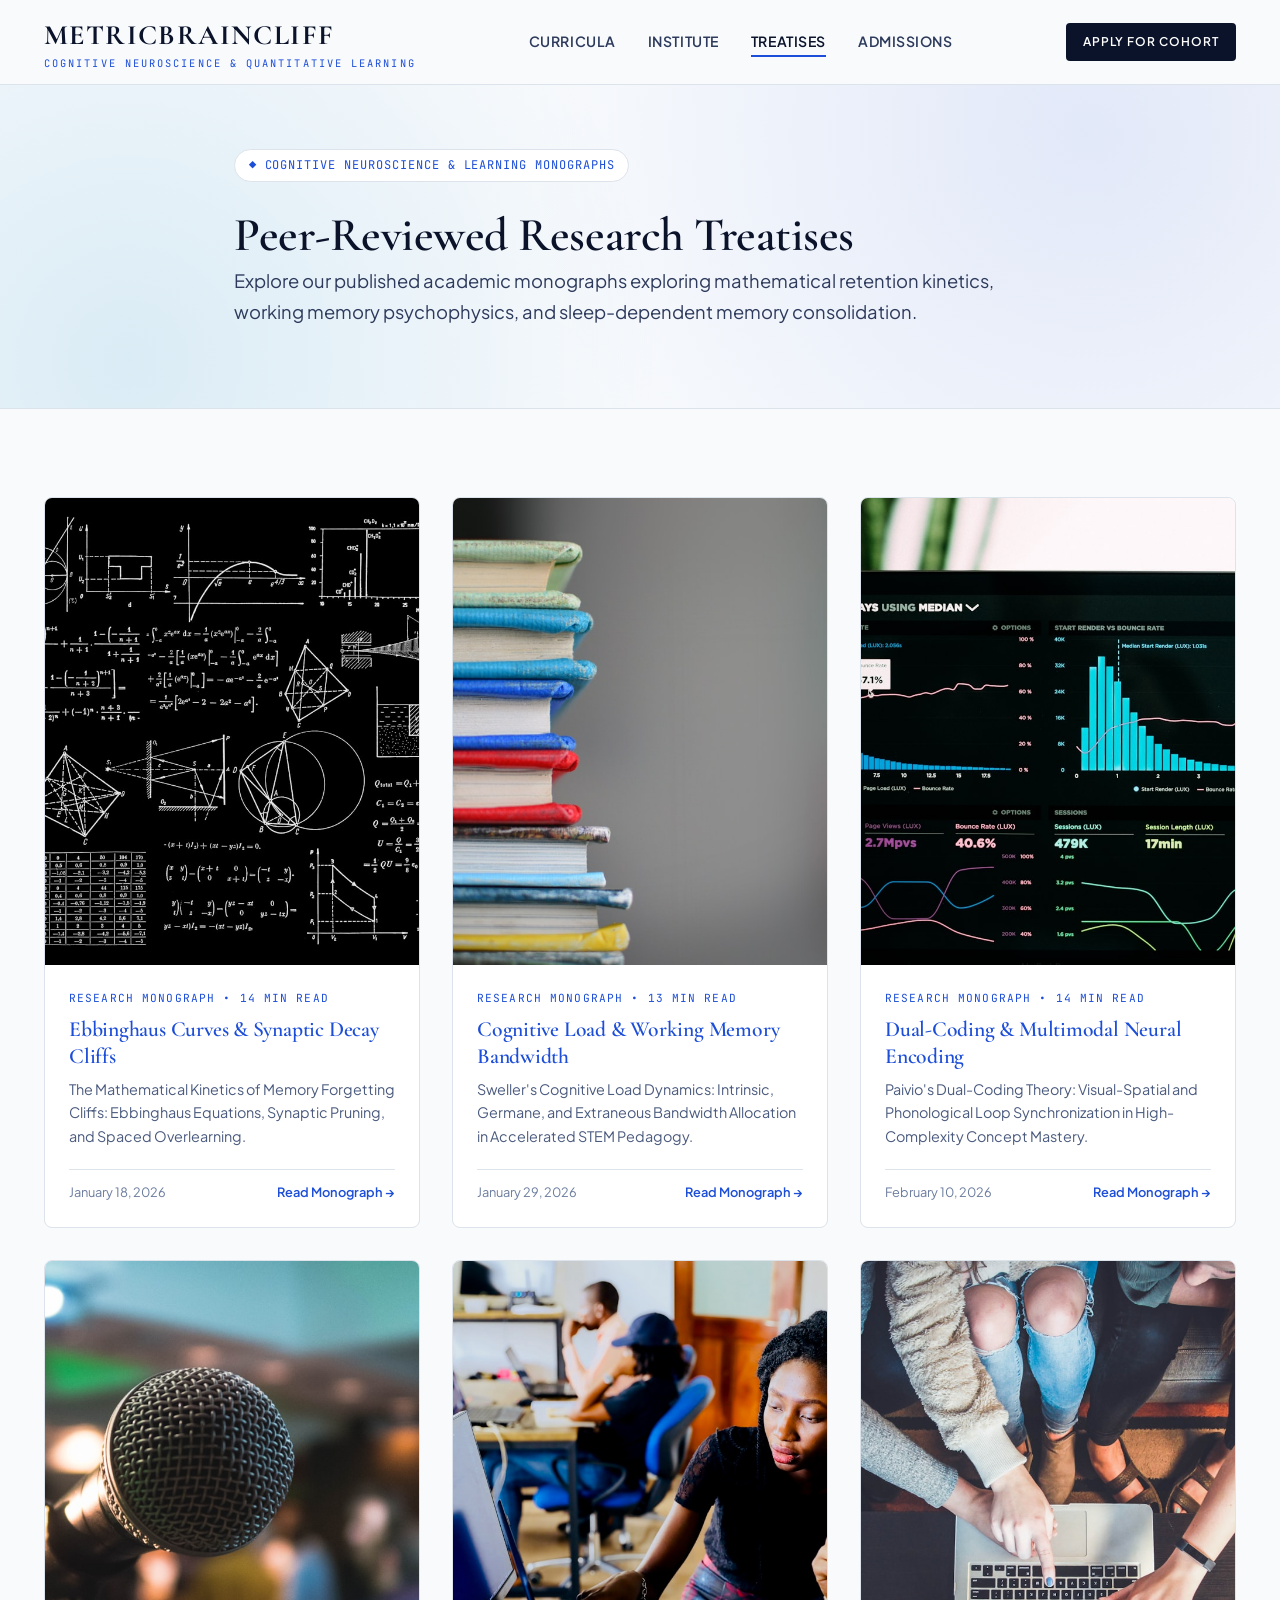
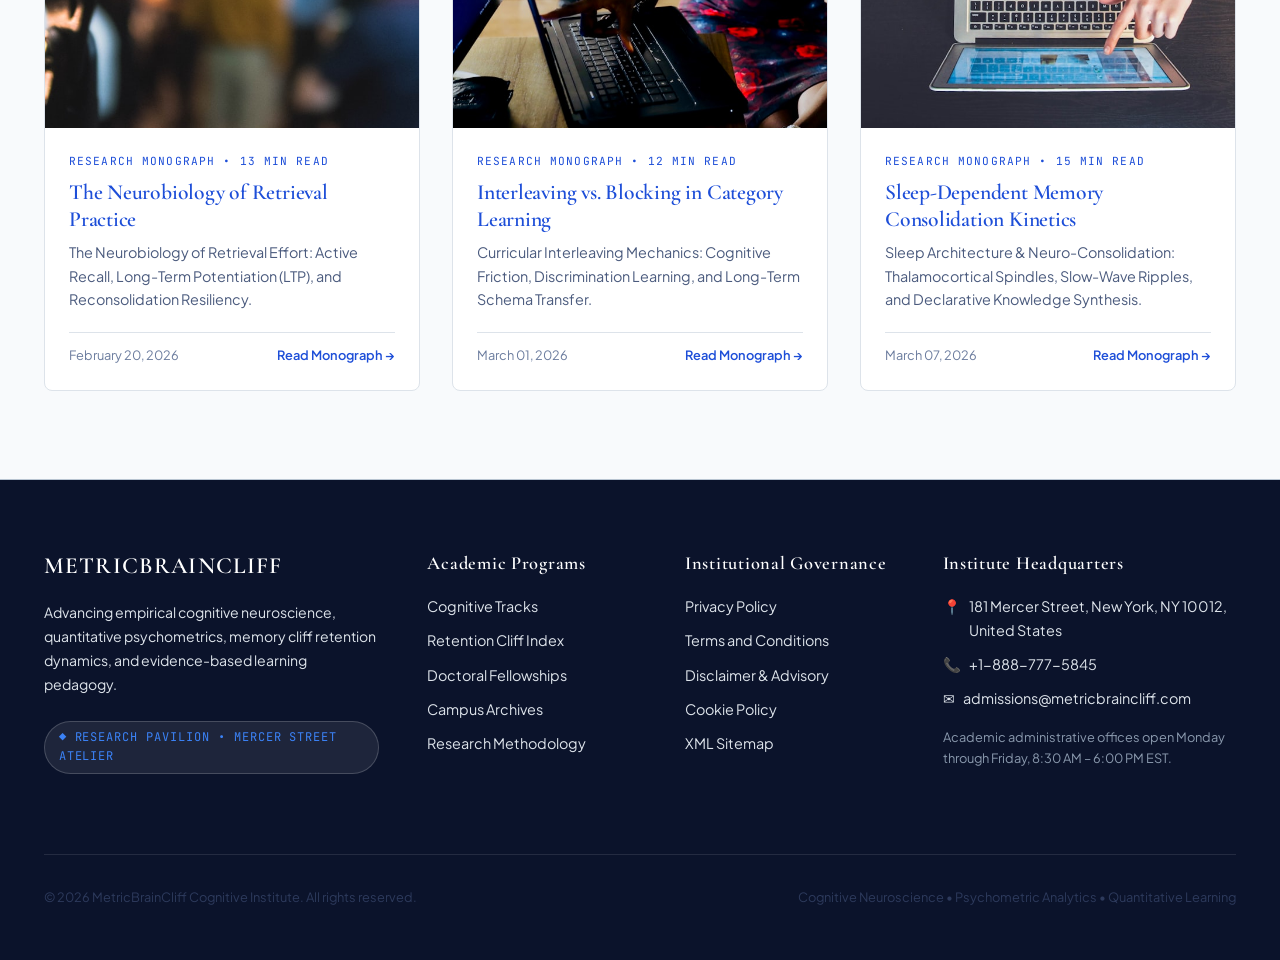
<file: blog/index.html>
<!DOCTYPE html>
<html lang="en">
<head>
  <meta charset="UTF-8">
  <meta name="viewport" content="width=device-width, initial-scale=1.0">
  <title>Cognitive Treatises & Research Monographs | MetricBrainCliff</title>
  <meta name="description" content="Scholarly peer-reviewed monographs on synaptic decay cliffs, cognitive load bandwidth, dual-coding theory, and retrieval practice neurobiology.">
  <link rel="canonical" href="https://metricbraincliff.com/blog/index.html">
  <!-- Google Analytics Tag -->
  <script async src="https://www.googletagmanager.com/gtag/js?id=G-0LY0HY7L01"></script>
  <script>
    window.dataLayer = window.dataLayer || [];
    function gtag(){dataLayer.push(arguments);}
    gtag('js', new Date());
    gtag('config', 'G-0LY0HY7L01');
  </script>
  <!-- Google Fonts via link stylesheet -->
  <link rel="preconnect" href="https://fonts.googleapis.com">
  <link rel="preconnect" href="https://fonts.gstatic.com" crossorigin>
  <link href="https://fonts.googleapis.com/css2?family=Cormorant+Garamond:ital,wght@0,500;0,600;0,700;1,500&family=JetBrains+Mono:wght@400;500;600&family=Plus+Jakarta+Sans:wght@300;400;500;600;700&display=swap" rel="stylesheet">
  <link rel="stylesheet" href="../assets/css/style.css">
</head>
<body>

<header class="site-header">
  <div class="container">
    <div class="header-inner">
      <a href="../index.php" class="brand-logo">
        <span class="brand-name">MetricBrainCliff</span>
        <span class="brand-tag">Cognitive Neuroscience &amp; Quantitative Learning</span>
      </a>

      <ul class="nav-links">
        <li><a href="../index.php">Curricula</a></li>
        <li><a href="../about.html">Institute</a></li>
        <li><a href="../blog.html" class="active">Treatises</a></li>
        <li><a href="../contact.html">Admissions</a></li>
      </ul>

      <div class="header-cta">
        <a href="../contact.html" class="btn btn-primary btn-sm">Apply for Cohort</a>
        <button class="mobile-toggle" id="mobile-toggle" aria-label="Toggle Navigation Menu">&#9776;</button>
      </div>
    </div>
  </div>
</header>

<div class="mobile-drawer" id="mobile-drawer">
  <button class="drawer-close" id="drawer-close" aria-label="Close Navigation Menu">&times;</button>
  <ul class="drawer-links">
    <li><a href="../index.php">Curricula</a></li>
    <li><a href="../about.html">Institute</a></li>
    <li><a href="../blog.html">Treatises</a></li>
    <li><a href="../contact.html">Admissions</a></li>
    <li><a href="../privacy-policy.html">Privacy Policy</a></li>
    <li><a href="../terms-and-conditions.html">Terms</a></li>
  </ul>
  <div class="drawer-contact">
    <p><strong>MetricBrainCliff Institute</strong></p>
    <p>&#128205; 181 Mercer Street, New York, NY 10012, United States</p>
    <p>&#128222; +1-888-777-5845</p>
  </div>
</div>
<div class="drawer-overlay" id="drawer-overlay"></div>

<section class="hero" style="padding:4rem 0 3rem;">
  <div class="container-narrow">
    <span class="hero-badge">&#9670; Cognitive Neuroscience &amp; Learning Monographs</span>
    <h1>Peer-Reviewed Research Treatises</h1>
    <p class="hero-lead">
      Explore our published academic monographs exploring mathematical retention kinetics, working memory psychophysics, and sleep-dependent memory consolidation.
    </p>
  </div>
</section>

<section class="section">
  <div class="container">
    <div class="grid-3">
      
      <div class="card">
        <div class="card-img">
          <img src="../assets/images/quantitative_learning_metric_equations.jpg" alt="Ebbinghaus Curves &amp; Synaptic Decay Cliffs" loading="lazy">
        </div>
        <div class="card-body">
          <span class="card-tag">Research Monograph &bull; 14 Min Read</span>
          <h3 class="card-title"><a href="../blog/ebbinghaus-forgetting-curves-synaptic-decay-cliff-dynamics.html">Ebbinghaus Curves &amp; Synaptic Decay Cliffs</a></h3>
          <p class="card-desc">The Mathematical Kinetics of Memory Forgetting Cliffs: Ebbinghaus Equations, Synaptic Pruning, and Spaced Overlearning.</p>
          <div style="margin-top:auto;border-top:1px solid var(--color-border);padding-top:0.75rem;display:flex;justify-content:space-between;align-items:center;font-size:0.8rem;color:var(--color-slate-500);">
            <span>January 18, 2026</span>
            <a href="../blog/ebbinghaus-forgetting-curves-synaptic-decay-cliff-dynamics.html" style="font-weight:600;color:var(--color-accent);">Read Monograph &rarr;</a>
          </div>
        </div>
      </div>

      <div class="card">
        <div class="card-img">
          <img src="../assets/images/cognitive_load_working_memory_graph.jpg" alt="Cognitive Load &amp; Working Memory Bandwidth" loading="lazy">
        </div>
        <div class="card-body">
          <span class="card-tag">Research Monograph &bull; 13 Min Read</span>
          <h3 class="card-title"><a href="../blog/cognitive-load-theory-working-memory-bandwidth-limits.html">Cognitive Load &amp; Working Memory Bandwidth</a></h3>
          <p class="card-desc">Sweller's Cognitive Load Dynamics: Intrinsic, Germane, and Extraneous Bandwidth Allocation in Accelerated STEM Pedagogy.</p>
          <div style="margin-top:auto;border-top:1px solid var(--color-border);padding-top:0.75rem;display:flex;justify-content:space-between;align-items:center;font-size:0.8rem;color:var(--color-slate-500);">
            <span>January 29, 2026</span>
            <a href="../blog/cognitive-load-theory-working-memory-bandwidth-limits.html" style="font-weight:600;color:var(--color-accent);">Read Monograph &rarr;</a>
          </div>
        </div>
      </div>

      <div class="card">
        <div class="card-img">
          <img src="../assets/images/psychometric_intelligence_data_dashboard.jpg" alt="Dual-Coding &amp; Multimodal Neural Encoding" loading="lazy">
        </div>
        <div class="card-body">
          <span class="card-tag">Research Monograph &bull; 14 Min Read</span>
          <h3 class="card-title"><a href="../blog/dual-coding-multimodal-neural-encoding-architectures.html">Dual-Coding &amp; Multimodal Neural Encoding</a></h3>
          <p class="card-desc">Paivio's Dual-Coding Theory: Visual-Spatial and Phonological Loop Synchronization in High-Complexity Concept Mastery.</p>
          <div style="margin-top:auto;border-top:1px solid var(--color-border);padding-top:0.75rem;display:flex;justify-content:space-between;align-items:center;font-size:0.8rem;color:var(--color-slate-500);">
            <span>February 10, 2026</span>
            <a href="../blog/dual-coding-multimodal-neural-encoding-architectures.html" style="font-weight:600;color:var(--color-accent);">Read Monograph &rarr;</a>
          </div>
        </div>
      </div>

      <div class="card">
        <div class="card-img">
          <img src="../assets/images/retention_cliff_analytics_defense.jpg" alt="The Neurobiology of Retrieval Practice" loading="lazy">
        </div>
        <div class="card-body">
          <span class="card-tag">Research Monograph &bull; 13 Min Read</span>
          <h3 class="card-title"><a href="../blog/retrieval-practice-testing-effect-reconsolidation-neurobiology.html">The Neurobiology of Retrieval Practice</a></h3>
          <p class="card-desc">The Neurobiology of Retrieval Effort: Active Recall, Long-Term Potentiation (LTP), and Reconsolidation Resiliency.</p>
          <div style="margin-top:auto;border-top:1px solid var(--color-border);padding-top:0.75rem;display:flex;justify-content:space-between;align-items:center;font-size:0.8rem;color:var(--color-slate-500);">
            <span>February 20, 2026</span>
            <a href="../blog/retrieval-practice-testing-effect-reconsolidation-neurobiology.html" style="font-weight:600;color:var(--color-accent);">Read Monograph &rarr;</a>
          </div>
        </div>
      </div>

      <div class="card">
        <div class="card-img">
          <img src="../assets/images/socratic_cognitive_inquiry_seminar.jpg" alt="Interleaving vs. Blocking in Category Learning" loading="lazy">
        </div>
        <div class="card-body">
          <span class="card-tag">Research Monograph &bull; 12 Min Read</span>
          <h3 class="card-title"><a href="../blog/interleaving-vs-blocking-inductive-category-learning-kinetics.html">Interleaving vs. Blocking in Category Learning</a></h3>
          <p class="card-desc">Curricular Interleaving Mechanics: Cognitive Friction, Discrimination Learning, and Long-Term Schema Transfer.</p>
          <div style="margin-top:auto;border-top:1px solid var(--color-border);padding-top:0.75rem;display:flex;justify-content:space-between;align-items:center;font-size:0.8rem;color:var(--color-slate-500);">
            <span>March 01, 2026</span>
            <a href="../blog/interleaving-vs-blocking-inductive-category-learning-kinetics.html" style="font-weight:600;color:var(--color-accent);">Read Monograph &rarr;</a>
          </div>
        </div>
      </div>

      <div class="card">
        <div class="card-img">
          <img src="../assets/images/synaptic_plasticity_neural_microscopy.jpg" alt="Sleep-Dependent Memory Consolidation Kinetics" loading="lazy">
        </div>
        <div class="card-body">
          <span class="card-tag">Research Monograph &bull; 15 Min Read</span>
          <h3 class="card-title"><a href="../blog/sleep-dependent-memory-consolidation-slow-wave-spindle-coupling.html">Sleep-Dependent Memory Consolidation Kinetics</a></h3>
          <p class="card-desc">Sleep Architecture &amp; Neuro-Consolidation: Thalamocortical Spindles, Slow-Wave Ripples, and Declarative Knowledge Synthesis.</p>
          <div style="margin-top:auto;border-top:1px solid var(--color-border);padding-top:0.75rem;display:flex;justify-content:space-between;align-items:center;font-size:0.8rem;color:var(--color-slate-500);">
            <span>March 07, 2026</span>
            <a href="../blog/sleep-dependent-memory-consolidation-slow-wave-spindle-coupling.html" style="font-weight:600;color:var(--color-accent);">Read Monograph &rarr;</a>
          </div>
        </div>
      </div>

    </div>
  </div>
</section>

<footer class="site-footer">
  <div class="container">
    <div class="footer-grid">
      <div>
        <h4 style="font-family:var(--font-serif);font-size:1.45rem;letter-spacing:0.05em;">METRICBRAINCLIFF</h4>
        <p style="font-size:0.88rem;line-height:1.7;color:#DDE3EA;margin-bottom:1.5rem;">
          Advancing empirical cognitive neuroscience, quantitative psychometrics, memory cliff retention dynamics, and evidence-based learning pedagogy.
        </p>
        <span class="hero-badge" style="background:rgba(255,255,255,0.08);border-color:rgba(255,255,255,0.18);color:var(--color-accent-light);">
          &#9670; Research Pavilion &bull; Mercer Street Atelier
        </span>
      </div>

      <div>
        <h4>Academic Programs</h4>
        <ul class="footer-links">
          <li><a href="../index.php#curricula">Cognitive Tracks</a></li>
          <li><a href="../index.php#calculator">Retention Cliff Index</a></li>
          <li><a href="../index.php#fellowships">Doctoral Fellowships</a></li>
          <li><a href="../index.php#gallery">Campus Archives</a></li>
          <li><a href="../about.html#pedagogy">Research Methodology</a></li>
        </ul>
      </div>

      <div>
        <h4>Institutional Governance</h4>
        <ul class="footer-links">
          <li><a href="../privacy-policy.html">Privacy Policy</a></li>
          <li><a href="../terms-and-conditions.html">Terms and Conditions</a></li>
          <li><a href="../disclaimer.html">Disclaimer &amp; Advisory</a></li>
          <li><a href="../cookie-policy.html">Cookie Policy</a></li>
          <li><a href="../sitemap.xml">XML Sitemap</a></li>
        </ul>
      </div>

      <div class="footer-contact">
        <h4>Institute Headquarters</h4>
        <p>&#128205; <span>181 Mercer Street, New York, NY 10012, United States</span></p>
        <p>&#128222; <span>+1-888-777-5845</span></p>
        <p>&#9993; <span>admissions@metricbraincliff.com</span></p>
        <p style="margin-top:1rem;font-size:0.8rem;color:#8A99AD;">
          Academic administrative offices open Monday through Friday, 8:30 AM &ndash; 6:00 PM EST.
        </p>
      </div>
    </div>

    <div class="footer-bottom">
      <p>&copy; 2026 MetricBrainCliff Cognitive Institute. All rights reserved.</p>
      <p>Cognitive Neuroscience &bull; Psychometric Analytics &bull; Quantitative Learning</p>
    </div>
  </div>
</footer>
<script src="../assets/js/main.js"></script>
</body>
</html>
</file>
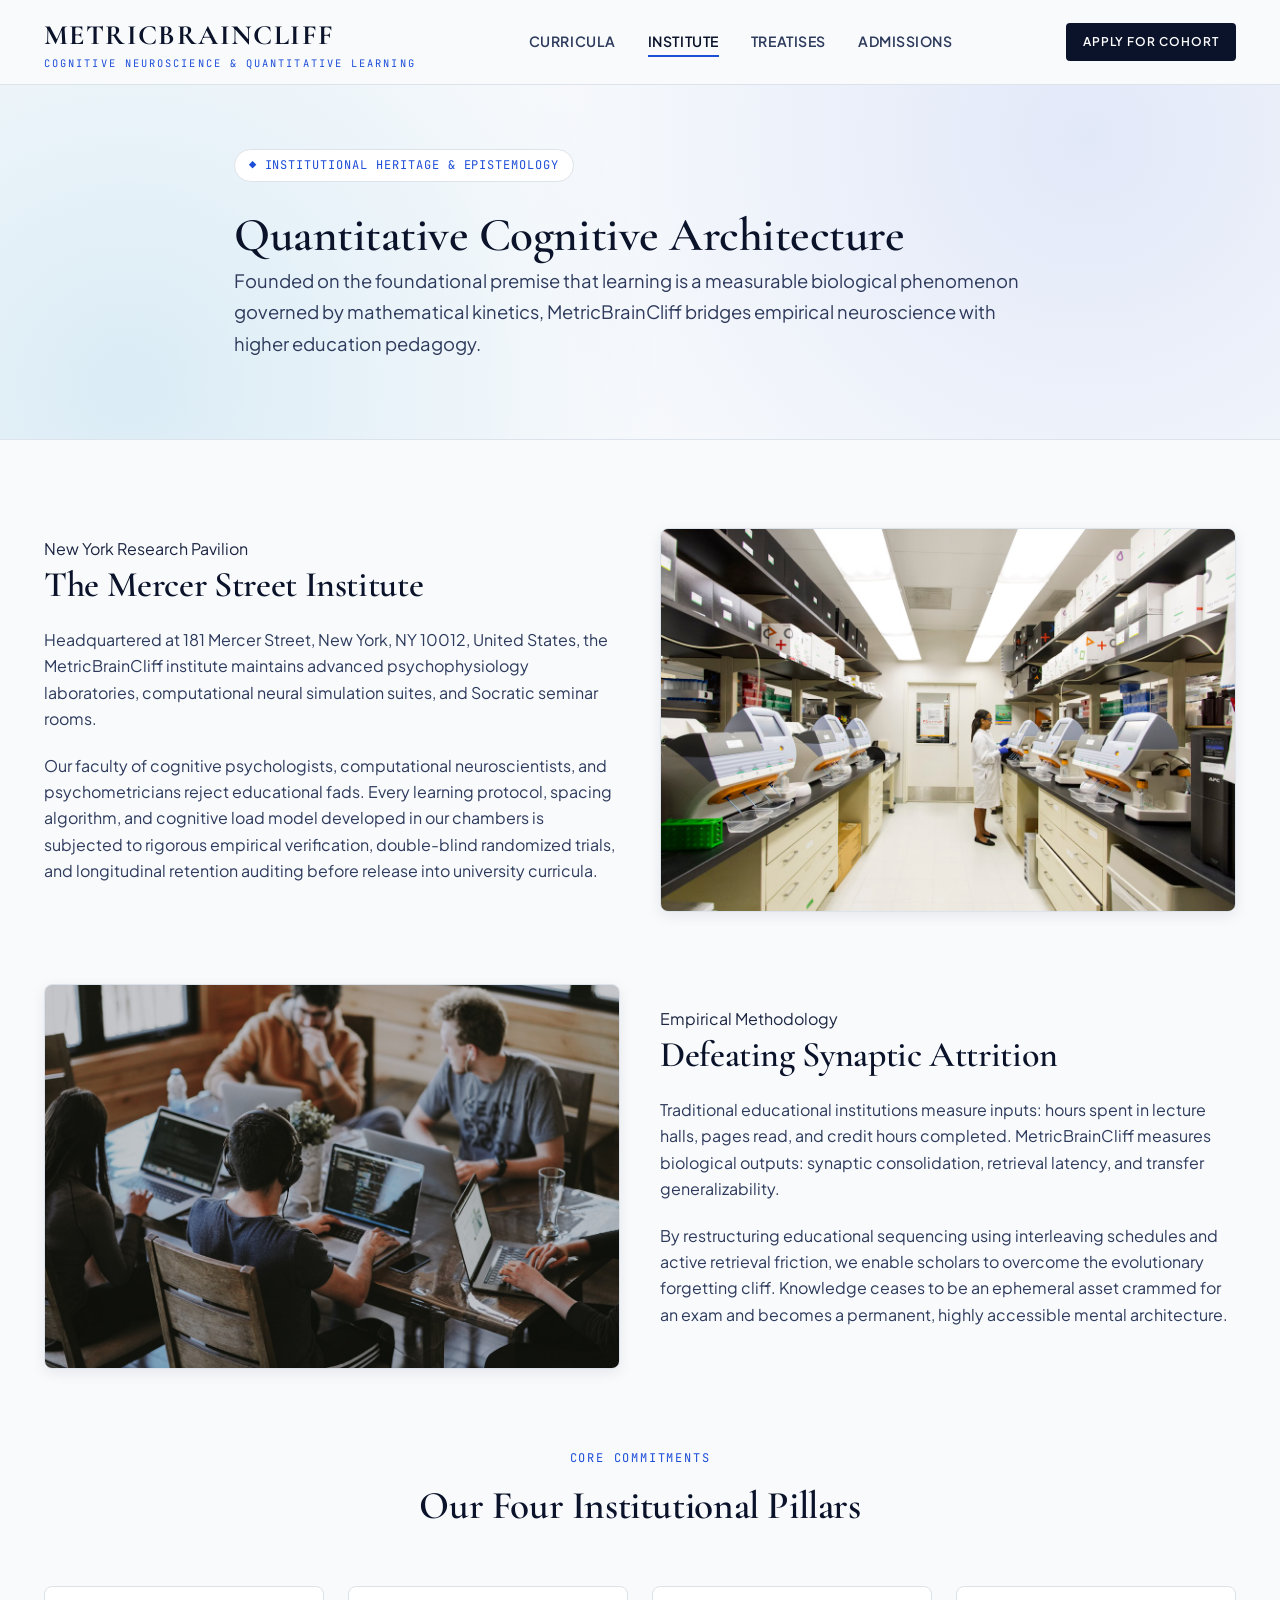
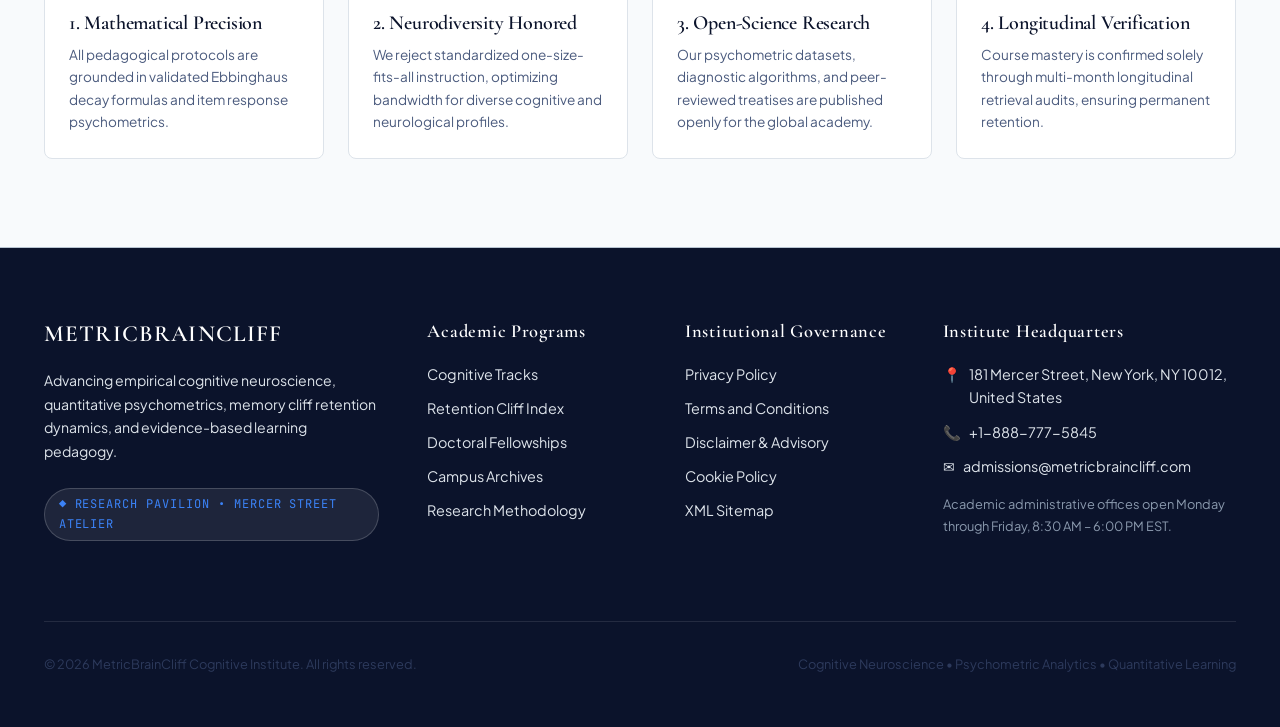
<file: about.html>
<!DOCTYPE html>
<html lang="en">
<head>
  <meta charset="UTF-8">
  <meta name="viewport" content="width=device-width, initial-scale=1.0">
  <title>About the Institute | MetricBrainCliff Cognitive Neuroscience</title>
  <meta name="description" content="Discover MetricBrainCliff: advancing quantitative cognitive psychology, synaptic retention dynamics, and empirical pedagogy at 181 Mercer Street.">
  <link rel="canonical" href="https://metricbraincliff.com/about.html">
  <!-- Google Analytics Tag -->
  <script async src="https://www.googletagmanager.com/gtag/js?id=G-0LY0HY7L01"></script>
  <script>
    window.dataLayer = window.dataLayer || [];
    function gtag(){dataLayer.push(arguments);}
    gtag('js', new Date());
    gtag('config', 'G-0LY0HY7L01');
  </script>
  <!-- Google Fonts via link stylesheet -->
  <link rel="preconnect" href="https://fonts.googleapis.com">
  <link rel="preconnect" href="https://fonts.gstatic.com" crossorigin>
  <link href="https://fonts.googleapis.com/css2?family=Cormorant+Garamond:ital,wght@0,500;0,600;0,700;1,500&family=JetBrains+Mono:wght@400;500;600&family=Plus+Jakarta+Sans:wght@300;400;500;600;700&display=swap" rel="stylesheet">
  <link rel="stylesheet" href="assets/css/style.css">
</head>
<body>

<header class="site-header">
  <div class="container">
    <div class="header-inner">
      <a href="index.php" class="brand-logo">
        <span class="brand-name">MetricBrainCliff</span>
        <span class="brand-tag">Cognitive Neuroscience &amp; Quantitative Learning</span>
      </a>

      <ul class="nav-links">
        <li><a href="index.php">Curricula</a></li>
        <li><a href="about.html" class="active">Institute</a></li>
        <li><a href="blog.html">Treatises</a></li>
        <li><a href="contact.html">Admissions</a></li>
      </ul>

      <div class="header-cta">
        <a href="contact.html" class="btn btn-primary btn-sm">Apply for Cohort</a>
        <button class="mobile-toggle" id="mobile-toggle" aria-label="Toggle Navigation Menu">&#9776;</button>
      </div>
    </div>
  </div>
</header>

<div class="mobile-drawer" id="mobile-drawer">
  <button class="drawer-close" id="drawer-close" aria-label="Close Navigation Menu">&times;</button>
  <ul class="drawer-links">
    <li><a href="index.php">Curricula</a></li>
    <li><a href="about.html">Institute</a></li>
    <li><a href="blog.html">Treatises</a></li>
    <li><a href="contact.html">Admissions</a></li>
    <li><a href="privacy-policy.html">Privacy Policy</a></li>
    <li><a href="terms-and-conditions.html">Terms</a></li>
  </ul>
  <div class="drawer-contact">
    <p><strong>MetricBrainCliff Institute</strong></p>
    <p>&#128205; 181 Mercer Street, New York, NY 10012, United States</p>
    <p>&#128222; +1-888-777-5845</p>
  </div>
</div>
<div class="drawer-overlay" id="drawer-overlay"></div>

<section class="hero" style="padding:4rem 0 3rem;">
  <div class="container-narrow">
    <span class="hero-badge">&#9670; Institutional Heritage &amp; Epistemology</span>
    <h1>Quantitative Cognitive Architecture</h1>
    <p class="hero-lead">
      Founded on the foundational premise that learning is a measurable biological phenomenon governed by mathematical kinetics, MetricBrainCliff bridges empirical neuroscience with higher education pedagogy.
    </p>
  </div>
</section>

<section class="section">
  <div class="container">
    <div class="grid-2" style="align-items:center;margin-bottom:4.5rem;">
      <div>
        <span class="section-tag">New York Research Pavilion</span>
        <h2>The Mercer Street Institute</h2>
        <p>
          Headquartered at 181 Mercer Street, New York, NY 10012, United States, the MetricBrainCliff institute maintains advanced psychophysiology laboratories, computational neural simulation suites, and Socratic seminar rooms.
        </p>
        <p>
          Our faculty of cognitive psychologists, computational neuroscientists, and psychometricians reject educational fads. Every learning protocol, spacing algorithm, and cognitive load model developed in our chambers is subjected to rigorous empirical verification, double-blind randomized trials, and longitudinal retention auditing before release into university curricula.
        </p>
      </div>
      <div>
        <img src="assets/images/neurocognitive_laboratory_benchmarks.jpg" alt="Neurocognitive laboratory benchmarks" style="border-radius:var(--radius-md);border:1px solid var(--color-border);box-shadow:var(--shadow-md);">
      </div>
    </div>

    <div class="grid-2" style="align-items:center;margin-bottom:4.5rem;">
      <div>
        <img src="assets/images/faculty_neuroscientists_peer_review.jpg" alt="Faculty neuroscientists peer review" style="border-radius:var(--radius-md);border:1px solid var(--color-border);box-shadow:var(--shadow-md);">
      </div>
      <div>
        <span class="section-tag" id="pedagogy">Empirical Methodology</span>
        <h2>Defeating Synaptic Attrition</h2>
        <p>
          Traditional educational institutions measure inputs: hours spent in lecture halls, pages read, and credit hours completed. MetricBrainCliff measures biological outputs: synaptic consolidation, retrieval latency, and transfer generalizability.
        </p>
        <p>
          By restructuring educational sequencing using interleaving schedules and active retrieval friction, we enable scholars to overcome the evolutionary forgetting cliff. Knowledge ceases to be an ephemeral asset crammed for an exam and becomes a permanent, highly accessible mental architecture.
        </p>
      </div>
    </div>

    <div class="section-header" style="margin-top:5rem;">
      <span class="section-tag">Core Commitments</span>
      <h2>Our Four Institutional Pillars</h2>
    </div>
    <div class="grid-4">
      <div style="padding:1.5rem;background:var(--color-surface);border:1px solid var(--color-border);border-radius:var(--radius-md);">
        <h4>1. Mathematical Precision</h4>
        <p style="font-size:0.85rem;color:var(--color-slate-600);margin:0.5rem 0 0;">
          All pedagogical protocols are grounded in validated Ebbinghaus decay formulas and item response psychometrics.
        </p>
      </div>
      <div style="padding:1.5rem;background:var(--color-surface);border:1px solid var(--color-border);border-radius:var(--radius-md);">
        <h4>2. Neurodiversity Honored</h4>
        <p style="font-size:0.85rem;color:var(--color-slate-600);margin:0.5rem 0 0;">
          We reject standardized one-size-fits-all instruction, optimizing bandwidth for diverse cognitive and neurological profiles.
        </p>
      </div>
      <div style="padding:1.5rem;background:var(--color-surface);border:1px solid var(--color-border);border-radius:var(--radius-md);">
        <h4>3. Open-Science Research</h4>
        <p style="font-size:0.85rem;color:var(--color-slate-600);margin:0.5rem 0 0;">
          Our psychometric datasets, diagnostic algorithms, and peer-reviewed treatises are published openly for the global academy.
        </p>
      </div>
      <div style="padding:1.5rem;background:var(--color-surface);border:1px solid var(--color-border);border-radius:var(--radius-md);">
        <h4>4. Longitudinal Verification</h4>
        <p style="font-size:0.85rem;color:var(--color-slate-600);margin:0.5rem 0 0;">
          Course mastery is confirmed solely through multi-month longitudinal retrieval audits, ensuring permanent retention.
        </p>
      </div>
    </div>
  </div>
</section>

<footer class="site-footer">
  <div class="container">
    <div class="footer-grid">
      <div>
        <h4 style="font-family:var(--font-serif);font-size:1.45rem;letter-spacing:0.05em;">METRICBRAINCLIFF</h4>
        <p style="font-size:0.88rem;line-height:1.7;color:#DDE3EA;margin-bottom:1.5rem;">
          Advancing empirical cognitive neuroscience, quantitative psychometrics, memory cliff retention dynamics, and evidence-based learning pedagogy.
        </p>
        <span class="hero-badge" style="background:rgba(255,255,255,0.08);border-color:rgba(255,255,255,0.18);color:var(--color-accent-light);">
          &#9670; Research Pavilion &bull; Mercer Street Atelier
        </span>
      </div>

      <div>
        <h4>Academic Programs</h4>
        <ul class="footer-links">
          <li><a href="index.php#curricula">Cognitive Tracks</a></li>
          <li><a href="index.php#calculator">Retention Cliff Index</a></li>
          <li><a href="index.php#fellowships">Doctoral Fellowships</a></li>
          <li><a href="index.php#gallery">Campus Archives</a></li>
          <li><a href="about.html#pedagogy">Research Methodology</a></li>
        </ul>
      </div>

      <div>
        <h4>Institutional Governance</h4>
        <ul class="footer-links">
          <li><a href="privacy-policy.html">Privacy Policy</a></li>
          <li><a href="terms-and-conditions.html">Terms and Conditions</a></li>
          <li><a href="disclaimer.html">Disclaimer &amp; Advisory</a></li>
          <li><a href="cookie-policy.html">Cookie Policy</a></li>
          <li><a href="sitemap.xml">XML Sitemap</a></li>
        </ul>
      </div>

      <div class="footer-contact">
        <h4>Institute Headquarters</h4>
        <p>&#128205; <span>181 Mercer Street, New York, NY 10012, United States</span></p>
        <p>&#128222; <span>+1-888-777-5845</span></p>
        <p>&#9993; <span>admissions@metricbraincliff.com</span></p>
        <p style="margin-top:1rem;font-size:0.8rem;color:#8A99AD;">
          Academic administrative offices open Monday through Friday, 8:30 AM &ndash; 6:00 PM EST.
        </p>
      </div>
    </div>

    <div class="footer-bottom">
      <p>&copy; 2026 MetricBrainCliff Cognitive Institute. All rights reserved.</p>
      <p>Cognitive Neuroscience &bull; Psychometric Analytics &bull; Quantitative Learning</p>
    </div>
  </div>
</footer>
<script src="assets/js/main.js"></script>
</body>
</html>
</file>
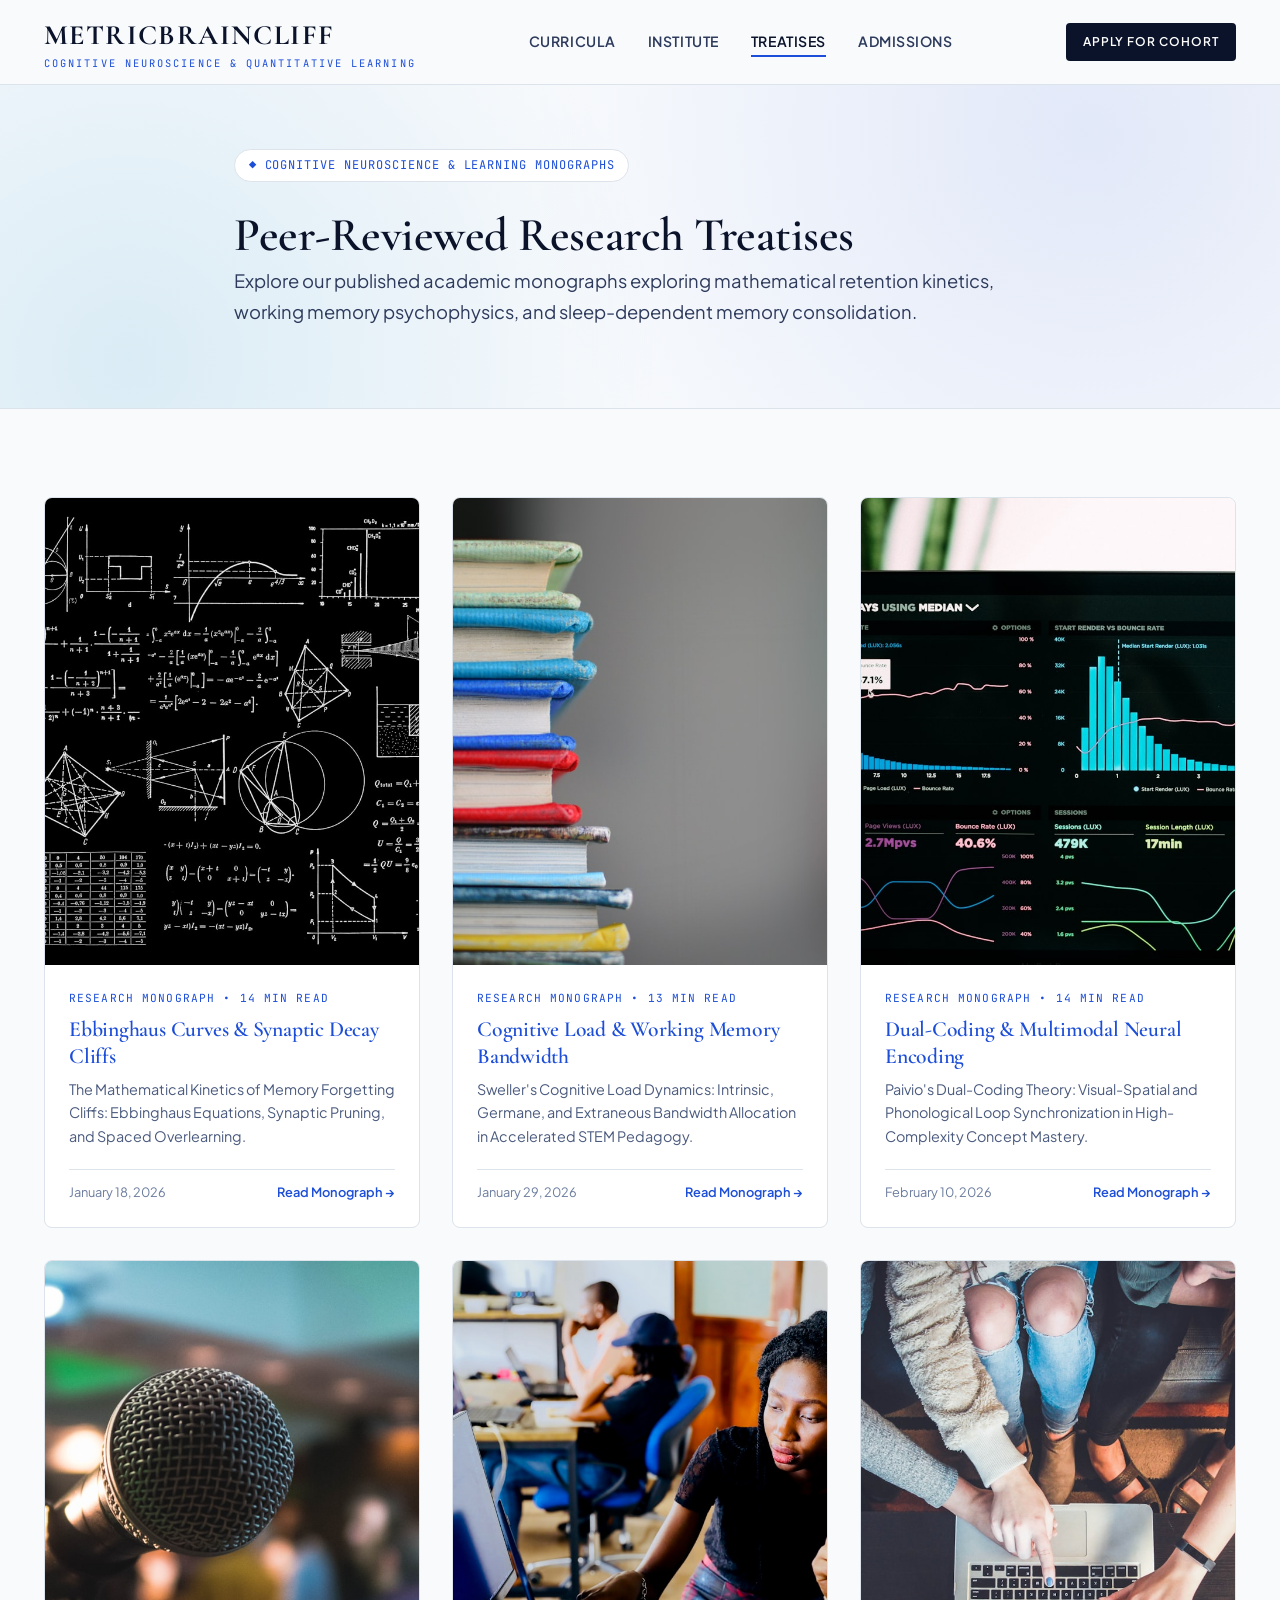
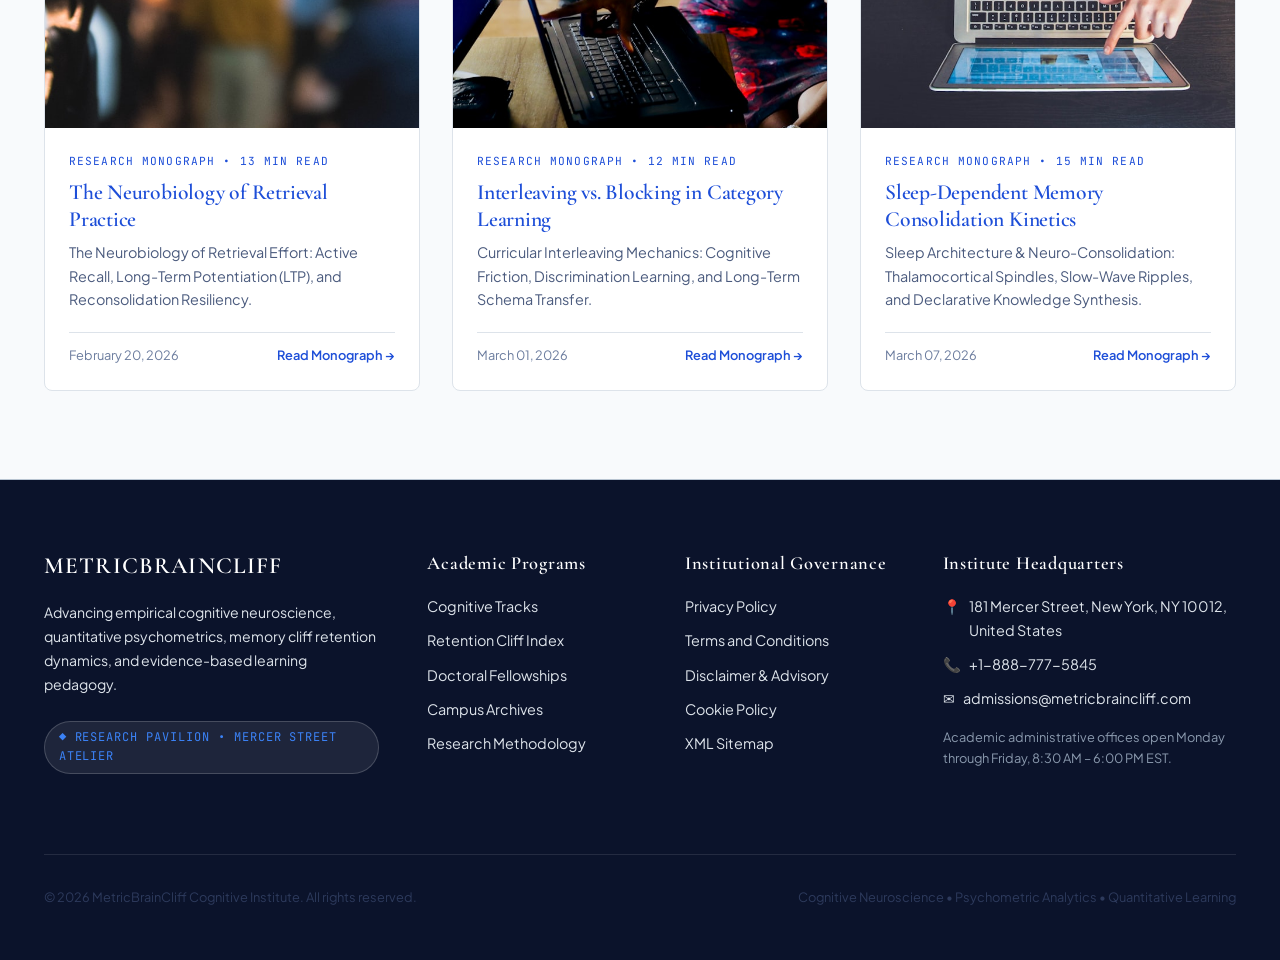
<file: blog.html>
<!DOCTYPE html>
<html lang="en">
<head>
  <meta charset="UTF-8">
  <meta name="viewport" content="width=device-width, initial-scale=1.0">
  <title>Cognitive Treatises & Research Monographs | MetricBrainCliff</title>
  <meta name="description" content="Scholarly peer-reviewed monographs on synaptic decay cliffs, cognitive load bandwidth, dual-coding theory, and retrieval practice neurobiology.">
  <link rel="canonical" href="https://metricbraincliff.com/blog.html">
  <!-- Google Analytics Tag -->
  <script async src="https://www.googletagmanager.com/gtag/js?id=G-0LY0HY7L01"></script>
  <script>
    window.dataLayer = window.dataLayer || [];
    function gtag(){dataLayer.push(arguments);}
    gtag('js', new Date());
    gtag('config', 'G-0LY0HY7L01');
  </script>
  <!-- Google Fonts via link stylesheet -->
  <link rel="preconnect" href="https://fonts.googleapis.com">
  <link rel="preconnect" href="https://fonts.gstatic.com" crossorigin>
  <link href="https://fonts.googleapis.com/css2?family=Cormorant+Garamond:ital,wght@0,500;0,600;0,700;1,500&family=JetBrains+Mono:wght@400;500;600&family=Plus+Jakarta+Sans:wght@300;400;500;600;700&display=swap" rel="stylesheet">
  <link rel="stylesheet" href="assets/css/style.css">
</head>
<body>

<header class="site-header">
  <div class="container">
    <div class="header-inner">
      <a href="index.php" class="brand-logo">
        <span class="brand-name">MetricBrainCliff</span>
        <span class="brand-tag">Cognitive Neuroscience &amp; Quantitative Learning</span>
      </a>

      <ul class="nav-links">
        <li><a href="index.php">Curricula</a></li>
        <li><a href="about.html">Institute</a></li>
        <li><a href="blog.html" class="active">Treatises</a></li>
        <li><a href="contact.html">Admissions</a></li>
      </ul>

      <div class="header-cta">
        <a href="contact.html" class="btn btn-primary btn-sm">Apply for Cohort</a>
        <button class="mobile-toggle" id="mobile-toggle" aria-label="Toggle Navigation Menu">&#9776;</button>
      </div>
    </div>
  </div>
</header>

<div class="mobile-drawer" id="mobile-drawer">
  <button class="drawer-close" id="drawer-close" aria-label="Close Navigation Menu">&times;</button>
  <ul class="drawer-links">
    <li><a href="index.php">Curricula</a></li>
    <li><a href="about.html">Institute</a></li>
    <li><a href="blog.html">Treatises</a></li>
    <li><a href="contact.html">Admissions</a></li>
    <li><a href="privacy-policy.html">Privacy Policy</a></li>
    <li><a href="terms-and-conditions.html">Terms</a></li>
  </ul>
  <div class="drawer-contact">
    <p><strong>MetricBrainCliff Institute</strong></p>
    <p>&#128205; 181 Mercer Street, New York, NY 10012, United States</p>
    <p>&#128222; +1-888-777-5845</p>
  </div>
</div>
<div class="drawer-overlay" id="drawer-overlay"></div>

<section class="hero" style="padding:4rem 0 3rem;">
  <div class="container-narrow">
    <span class="hero-badge">&#9670; Cognitive Neuroscience &amp; Learning Monographs</span>
    <h1>Peer-Reviewed Research Treatises</h1>
    <p class="hero-lead">
      Explore our published academic monographs exploring mathematical retention kinetics, working memory psychophysics, and sleep-dependent memory consolidation.
    </p>
  </div>
</section>

<section class="section">
  <div class="container">
    <div class="grid-3">
      
      <div class="card">
        <div class="card-img">
          <img src="assets/images/quantitative_learning_metric_equations.jpg" alt="Ebbinghaus Curves &amp; Synaptic Decay Cliffs" loading="lazy">
        </div>
        <div class="card-body">
          <span class="card-tag">Research Monograph &bull; 14 Min Read</span>
          <h3 class="card-title"><a href="blog/ebbinghaus-forgetting-curves-synaptic-decay-cliff-dynamics.html">Ebbinghaus Curves &amp; Synaptic Decay Cliffs</a></h3>
          <p class="card-desc">The Mathematical Kinetics of Memory Forgetting Cliffs: Ebbinghaus Equations, Synaptic Pruning, and Spaced Overlearning.</p>
          <div style="margin-top:auto;border-top:1px solid var(--color-border);padding-top:0.75rem;display:flex;justify-content:space-between;align-items:center;font-size:0.8rem;color:var(--color-slate-500);">
            <span>January 18, 2026</span>
            <a href="blog/ebbinghaus-forgetting-curves-synaptic-decay-cliff-dynamics.html" style="font-weight:600;color:var(--color-accent);">Read Monograph &rarr;</a>
          </div>
        </div>
      </div>

      <div class="card">
        <div class="card-img">
          <img src="assets/images/cognitive_load_working_memory_graph.jpg" alt="Cognitive Load &amp; Working Memory Bandwidth" loading="lazy">
        </div>
        <div class="card-body">
          <span class="card-tag">Research Monograph &bull; 13 Min Read</span>
          <h3 class="card-title"><a href="blog/cognitive-load-theory-working-memory-bandwidth-limits.html">Cognitive Load &amp; Working Memory Bandwidth</a></h3>
          <p class="card-desc">Sweller's Cognitive Load Dynamics: Intrinsic, Germane, and Extraneous Bandwidth Allocation in Accelerated STEM Pedagogy.</p>
          <div style="margin-top:auto;border-top:1px solid var(--color-border);padding-top:0.75rem;display:flex;justify-content:space-between;align-items:center;font-size:0.8rem;color:var(--color-slate-500);">
            <span>January 29, 2026</span>
            <a href="blog/cognitive-load-theory-working-memory-bandwidth-limits.html" style="font-weight:600;color:var(--color-accent);">Read Monograph &rarr;</a>
          </div>
        </div>
      </div>

      <div class="card">
        <div class="card-img">
          <img src="assets/images/psychometric_intelligence_data_dashboard.jpg" alt="Dual-Coding &amp; Multimodal Neural Encoding" loading="lazy">
        </div>
        <div class="card-body">
          <span class="card-tag">Research Monograph &bull; 14 Min Read</span>
          <h3 class="card-title"><a href="blog/dual-coding-multimodal-neural-encoding-architectures.html">Dual-Coding &amp; Multimodal Neural Encoding</a></h3>
          <p class="card-desc">Paivio's Dual-Coding Theory: Visual-Spatial and Phonological Loop Synchronization in High-Complexity Concept Mastery.</p>
          <div style="margin-top:auto;border-top:1px solid var(--color-border);padding-top:0.75rem;display:flex;justify-content:space-between;align-items:center;font-size:0.8rem;color:var(--color-slate-500);">
            <span>February 10, 2026</span>
            <a href="blog/dual-coding-multimodal-neural-encoding-architectures.html" style="font-weight:600;color:var(--color-accent);">Read Monograph &rarr;</a>
          </div>
        </div>
      </div>

      <div class="card">
        <div class="card-img">
          <img src="assets/images/retention_cliff_analytics_defense.jpg" alt="The Neurobiology of Retrieval Practice" loading="lazy">
        </div>
        <div class="card-body">
          <span class="card-tag">Research Monograph &bull; 13 Min Read</span>
          <h3 class="card-title"><a href="blog/retrieval-practice-testing-effect-reconsolidation-neurobiology.html">The Neurobiology of Retrieval Practice</a></h3>
          <p class="card-desc">The Neurobiology of Retrieval Effort: Active Recall, Long-Term Potentiation (LTP), and Reconsolidation Resiliency.</p>
          <div style="margin-top:auto;border-top:1px solid var(--color-border);padding-top:0.75rem;display:flex;justify-content:space-between;align-items:center;font-size:0.8rem;color:var(--color-slate-500);">
            <span>February 20, 2026</span>
            <a href="blog/retrieval-practice-testing-effect-reconsolidation-neurobiology.html" style="font-weight:600;color:var(--color-accent);">Read Monograph &rarr;</a>
          </div>
        </div>
      </div>

      <div class="card">
        <div class="card-img">
          <img src="assets/images/socratic_cognitive_inquiry_seminar.jpg" alt="Interleaving vs. Blocking in Category Learning" loading="lazy">
        </div>
        <div class="card-body">
          <span class="card-tag">Research Monograph &bull; 12 Min Read</span>
          <h3 class="card-title"><a href="blog/interleaving-vs-blocking-inductive-category-learning-kinetics.html">Interleaving vs. Blocking in Category Learning</a></h3>
          <p class="card-desc">Curricular Interleaving Mechanics: Cognitive Friction, Discrimination Learning, and Long-Term Schema Transfer.</p>
          <div style="margin-top:auto;border-top:1px solid var(--color-border);padding-top:0.75rem;display:flex;justify-content:space-between;align-items:center;font-size:0.8rem;color:var(--color-slate-500);">
            <span>March 01, 2026</span>
            <a href="blog/interleaving-vs-blocking-inductive-category-learning-kinetics.html" style="font-weight:600;color:var(--color-accent);">Read Monograph &rarr;</a>
          </div>
        </div>
      </div>

      <div class="card">
        <div class="card-img">
          <img src="assets/images/synaptic_plasticity_neural_microscopy.jpg" alt="Sleep-Dependent Memory Consolidation Kinetics" loading="lazy">
        </div>
        <div class="card-body">
          <span class="card-tag">Research Monograph &bull; 15 Min Read</span>
          <h3 class="card-title"><a href="blog/sleep-dependent-memory-consolidation-slow-wave-spindle-coupling.html">Sleep-Dependent Memory Consolidation Kinetics</a></h3>
          <p class="card-desc">Sleep Architecture &amp; Neuro-Consolidation: Thalamocortical Spindles, Slow-Wave Ripples, and Declarative Knowledge Synthesis.</p>
          <div style="margin-top:auto;border-top:1px solid var(--color-border);padding-top:0.75rem;display:flex;justify-content:space-between;align-items:center;font-size:0.8rem;color:var(--color-slate-500);">
            <span>March 07, 2026</span>
            <a href="blog/sleep-dependent-memory-consolidation-slow-wave-spindle-coupling.html" style="font-weight:600;color:var(--color-accent);">Read Monograph &rarr;</a>
          </div>
        </div>
      </div>

    </div>
  </div>
</section>

<footer class="site-footer">
  <div class="container">
    <div class="footer-grid">
      <div>
        <h4 style="font-family:var(--font-serif);font-size:1.45rem;letter-spacing:0.05em;">METRICBRAINCLIFF</h4>
        <p style="font-size:0.88rem;line-height:1.7;color:#DDE3EA;margin-bottom:1.5rem;">
          Advancing empirical cognitive neuroscience, quantitative psychometrics, memory cliff retention dynamics, and evidence-based learning pedagogy.
        </p>
        <span class="hero-badge" style="background:rgba(255,255,255,0.08);border-color:rgba(255,255,255,0.18);color:var(--color-accent-light);">
          &#9670; Research Pavilion &bull; Mercer Street Atelier
        </span>
      </div>

      <div>
        <h4>Academic Programs</h4>
        <ul class="footer-links">
          <li><a href="index.php#curricula">Cognitive Tracks</a></li>
          <li><a href="index.php#calculator">Retention Cliff Index</a></li>
          <li><a href="index.php#fellowships">Doctoral Fellowships</a></li>
          <li><a href="index.php#gallery">Campus Archives</a></li>
          <li><a href="about.html#pedagogy">Research Methodology</a></li>
        </ul>
      </div>

      <div>
        <h4>Institutional Governance</h4>
        <ul class="footer-links">
          <li><a href="privacy-policy.html">Privacy Policy</a></li>
          <li><a href="terms-and-conditions.html">Terms and Conditions</a></li>
          <li><a href="disclaimer.html">Disclaimer &amp; Advisory</a></li>
          <li><a href="cookie-policy.html">Cookie Policy</a></li>
          <li><a href="sitemap.xml">XML Sitemap</a></li>
        </ul>
      </div>

      <div class="footer-contact">
        <h4>Institute Headquarters</h4>
        <p>&#128205; <span>181 Mercer Street, New York, NY 10012, United States</span></p>
        <p>&#128222; <span>+1-888-777-5845</span></p>
        <p>&#9993; <span>admissions@metricbraincliff.com</span></p>
        <p style="margin-top:1rem;font-size:0.8rem;color:#8A99AD;">
          Academic administrative offices open Monday through Friday, 8:30 AM &ndash; 6:00 PM EST.
        </p>
      </div>
    </div>

    <div class="footer-bottom">
      <p>&copy; 2026 MetricBrainCliff Cognitive Institute. All rights reserved.</p>
      <p>Cognitive Neuroscience &bull; Psychometric Analytics &bull; Quantitative Learning</p>
    </div>
  </div>
</footer>
<script src="assets/js/main.js"></script>
</body>
</html>
</file>
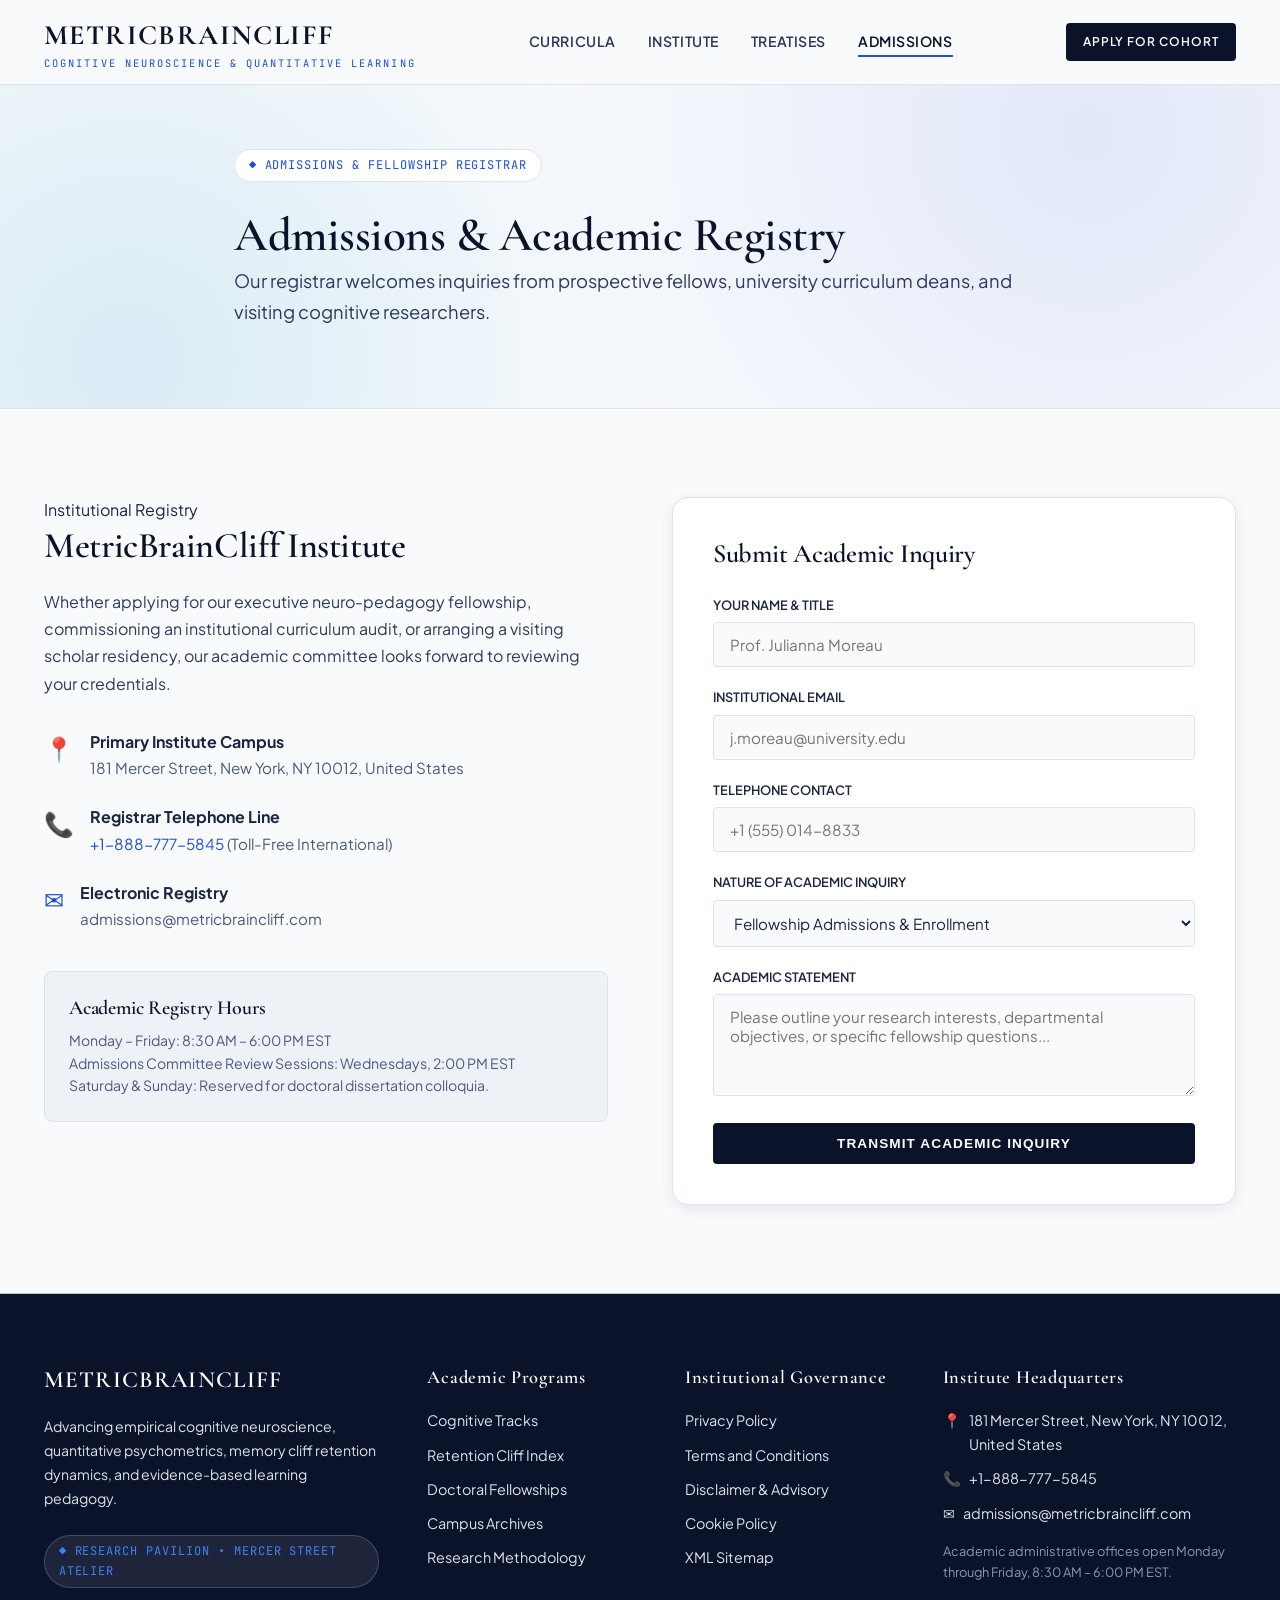
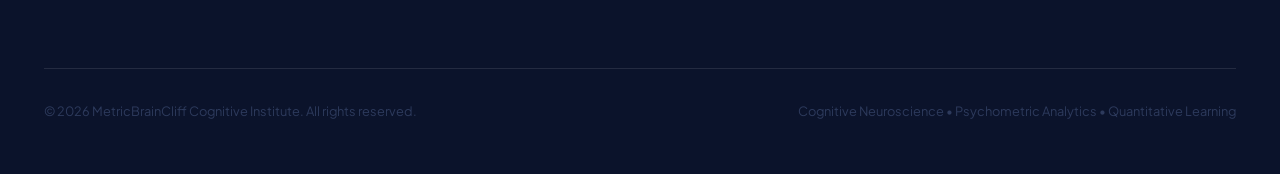
<file: contact.html>
<!DOCTYPE html>
<html lang="en">
<head>
  <meta charset="UTF-8">
  <meta name="viewport" content="width=device-width, initial-scale=1.0">
  <title>Admissions & Institute Inquiries | MetricBrainCliff</title>
  <meta name="description" content="Submit your fellowship application or inquire about academic partnerships at 181 Mercer Street, New York, NY 10012.">
  <link rel="canonical" href="https://metricbraincliff.com/contact.html">
  <!-- Google Analytics Tag -->
  <script async src="https://www.googletagmanager.com/gtag/js?id=G-0LY0HY7L01"></script>
  <script>
    window.dataLayer = window.dataLayer || [];
    function gtag(){dataLayer.push(arguments);}
    gtag('js', new Date());
    gtag('config', 'G-0LY0HY7L01');
  </script>
  <!-- Google Fonts via link stylesheet -->
  <link rel="preconnect" href="https://fonts.googleapis.com">
  <link rel="preconnect" href="https://fonts.gstatic.com" crossorigin>
  <link href="https://fonts.googleapis.com/css2?family=Cormorant+Garamond:ital,wght@0,500;0,600;0,700;1,500&family=JetBrains+Mono:wght@400;500;600&family=Plus+Jakarta+Sans:wght@300;400;500;600;700&display=swap" rel="stylesheet">
  <link rel="stylesheet" href="assets/css/style.css">
</head>
<body>

<header class="site-header">
  <div class="container">
    <div class="header-inner">
      <a href="index.php" class="brand-logo">
        <span class="brand-name">MetricBrainCliff</span>
        <span class="brand-tag">Cognitive Neuroscience &amp; Quantitative Learning</span>
      </a>

      <ul class="nav-links">
        <li><a href="index.php">Curricula</a></li>
        <li><a href="about.html">Institute</a></li>
        <li><a href="blog.html">Treatises</a></li>
        <li><a href="contact.html" class="active">Admissions</a></li>
      </ul>

      <div class="header-cta">
        <a href="contact.html" class="btn btn-primary btn-sm">Apply for Cohort</a>
        <button class="mobile-toggle" id="mobile-toggle" aria-label="Toggle Navigation Menu">&#9776;</button>
      </div>
    </div>
  </div>
</header>

<div class="mobile-drawer" id="mobile-drawer">
  <button class="drawer-close" id="drawer-close" aria-label="Close Navigation Menu">&times;</button>
  <ul class="drawer-links">
    <li><a href="index.php">Curricula</a></li>
    <li><a href="about.html">Institute</a></li>
    <li><a href="blog.html">Treatises</a></li>
    <li><a href="contact.html">Admissions</a></li>
    <li><a href="privacy-policy.html">Privacy Policy</a></li>
    <li><a href="terms-and-conditions.html">Terms</a></li>
  </ul>
  <div class="drawer-contact">
    <p><strong>MetricBrainCliff Institute</strong></p>
    <p>&#128205; 181 Mercer Street, New York, NY 10012, United States</p>
    <p>&#128222; +1-888-777-5845</p>
  </div>
</div>
<div class="drawer-overlay" id="drawer-overlay"></div>

<section class="hero" style="padding:4rem 0 3rem;">
  <div class="container-narrow">
    <span class="hero-badge">&#9670; Admissions &amp; Fellowship Registrar</span>
    <h1>Admissions &amp; Academic Registry</h1>
    <p class="hero-lead">
      Our registrar welcomes inquiries from prospective fellows, university curriculum deans, and visiting cognitive researchers.
    </p>
  </div>
</section>

<section class="section">
  <div class="container">
    <div class="grid-2" style="gap:4rem;">
      <div>
        <span class="section-tag">Institutional Registry</span>
        <h2>MetricBrainCliff Institute</h2>
        <p style="color:var(--color-slate-700);line-height:1.7;margin-bottom:2rem;">
          Whether applying for our executive neuro-pedagogy fellowship, commissioning an institutional curriculum audit, or arranging a visiting scholar residency, our academic committee looks forward to reviewing your credentials.
        </p>

        <div style="display:flex;flex-direction:column;gap:1.5rem;margin-bottom:2.5rem;">
          <div style="display:flex;gap:1rem;align-items:flex-start;">
            <div style="font-size:1.5rem;color:var(--color-accent);">&#128205;</div>
            <div>
              <strong>Primary Institute Campus</strong>
              <p style="font-size:0.95rem;color:var(--color-slate-600);margin:0;">
                181 Mercer Street, New York, NY 10012, United States
              </p>
            </div>
          </div>

          <div style="display:flex;gap:1rem;align-items:flex-start;">
            <div style="font-size:1.5rem;color:var(--color-accent);">&#128222;</div>
            <div>
              <strong>Registrar Telephone Line</strong>
              <p style="font-size:0.95rem;color:var(--color-slate-600);margin:0;">
                <a href="tel:+18887775845">+1-888-777-5845</a> (Toll-Free International)
              </p>
            </div>
          </div>

          <div style="display:flex;gap:1rem;align-items:flex-start;">
            <div style="font-size:1.5rem;color:var(--color-accent);">&#9993;</div>
            <div>
              <strong>Electronic Registry</strong>
              <p style="font-size:0.95rem;color:var(--color-slate-600);margin:0;">
                admissions@metricbraincliff.com
              </p>
            </div>
          </div>
        </div>

        <div style="padding:1.5rem;background:var(--color-surface-subtle);border:1px solid var(--color-border);border-radius:var(--radius-md);">
          <h4>Academic Registry Hours</h4>
          <p style="font-size:0.88rem;color:var(--color-slate-600);margin:0.5rem 0 0;line-height:1.6;">
            Monday &ndash; Friday: 8:30 AM &ndash; 6:00 PM EST<br>
            Admissions Committee Review Sessions: Wednesdays, 2:00 PM EST<br>
            Saturday &amp; Sunday: Reserved for doctoral dissertation colloquia.
          </p>
        </div>
      </div>

      <div>
        <div class="calc-box">
          <h3 style="margin-bottom:1.5rem;">Submit Academic Inquiry</h3>
          <form id="admissions-form" style="display:flex;flex-direction:column;gap:1.25rem;">
            <div>
              <label style="display:block;font-size:0.8rem;font-weight:600;text-transform:uppercase;margin-bottom:0.4rem;">Your Name &amp; Title</label>
              <input type="text" required class="calc-select" placeholder="Prof. Julianna Moreau">
            </div>
            <div>
              <label style="display:block;font-size:0.8rem;font-weight:600;text-transform:uppercase;margin-bottom:0.4rem;">Institutional Email</label>
              <input type="email" required class="calc-select" placeholder="j.moreau@university.edu">
            </div>
            <div>
              <label style="display:block;font-size:0.8rem;font-weight:600;text-transform:uppercase;margin-bottom:0.4rem;">Telephone Contact</label>
              <input type="tel" required class="calc-select" placeholder="+1 (555) 014-8833">
            </div>
            <div>
              <label style="display:block;font-size:0.8rem;font-weight:600;text-transform:uppercase;margin-bottom:0.4rem;">Nature of Academic Inquiry</label>
              <select class="calc-select">
                <option>Fellowship Admissions &amp; Enrollment</option>
                <option>Institutional Curricular Audit</option>
                <option>Visiting Scholar Residency Request</option>
                <option>Peer-Reviewed Research Collaboration</option>
              </select>
            </div>
            <div>
              <label style="display:block;font-size:0.8rem;font-weight:600;text-transform:uppercase;margin-bottom:0.4rem;">Academic Statement</label>
              <textarea rows="4" required class="calc-select" placeholder="Please outline your research interests, departmental objectives, or specific fellowship questions..."></textarea>
            </div>
            <button type="submit" class="btn btn-primary">Transmit Academic Inquiry</button>
          </form>
        </div>
      </div>
    </div>
  </div>
</section>

<footer class="site-footer">
  <div class="container">
    <div class="footer-grid">
      <div>
        <h4 style="font-family:var(--font-serif);font-size:1.45rem;letter-spacing:0.05em;">METRICBRAINCLIFF</h4>
        <p style="font-size:0.88rem;line-height:1.7;color:#DDE3EA;margin-bottom:1.5rem;">
          Advancing empirical cognitive neuroscience, quantitative psychometrics, memory cliff retention dynamics, and evidence-based learning pedagogy.
        </p>
        <span class="hero-badge" style="background:rgba(255,255,255,0.08);border-color:rgba(255,255,255,0.18);color:var(--color-accent-light);">
          &#9670; Research Pavilion &bull; Mercer Street Atelier
        </span>
      </div>

      <div>
        <h4>Academic Programs</h4>
        <ul class="footer-links">
          <li><a href="index.php#curricula">Cognitive Tracks</a></li>
          <li><a href="index.php#calculator">Retention Cliff Index</a></li>
          <li><a href="index.php#fellowships">Doctoral Fellowships</a></li>
          <li><a href="index.php#gallery">Campus Archives</a></li>
          <li><a href="about.html#pedagogy">Research Methodology</a></li>
        </ul>
      </div>

      <div>
        <h4>Institutional Governance</h4>
        <ul class="footer-links">
          <li><a href="privacy-policy.html">Privacy Policy</a></li>
          <li><a href="terms-and-conditions.html">Terms and Conditions</a></li>
          <li><a href="disclaimer.html">Disclaimer &amp; Advisory</a></li>
          <li><a href="cookie-policy.html">Cookie Policy</a></li>
          <li><a href="sitemap.xml">XML Sitemap</a></li>
        </ul>
      </div>

      <div class="footer-contact">
        <h4>Institute Headquarters</h4>
        <p>&#128205; <span>181 Mercer Street, New York, NY 10012, United States</span></p>
        <p>&#128222; <span>+1-888-777-5845</span></p>
        <p>&#9993; <span>admissions@metricbraincliff.com</span></p>
        <p style="margin-top:1rem;font-size:0.8rem;color:#8A99AD;">
          Academic administrative offices open Monday through Friday, 8:30 AM &ndash; 6:00 PM EST.
        </p>
      </div>
    </div>

    <div class="footer-bottom">
      <p>&copy; 2026 MetricBrainCliff Cognitive Institute. All rights reserved.</p>
      <p>Cognitive Neuroscience &bull; Psychometric Analytics &bull; Quantitative Learning</p>
    </div>
  </div>
</footer>
<script src="assets/js/main.js"></script>
</body>
</html>
</file>
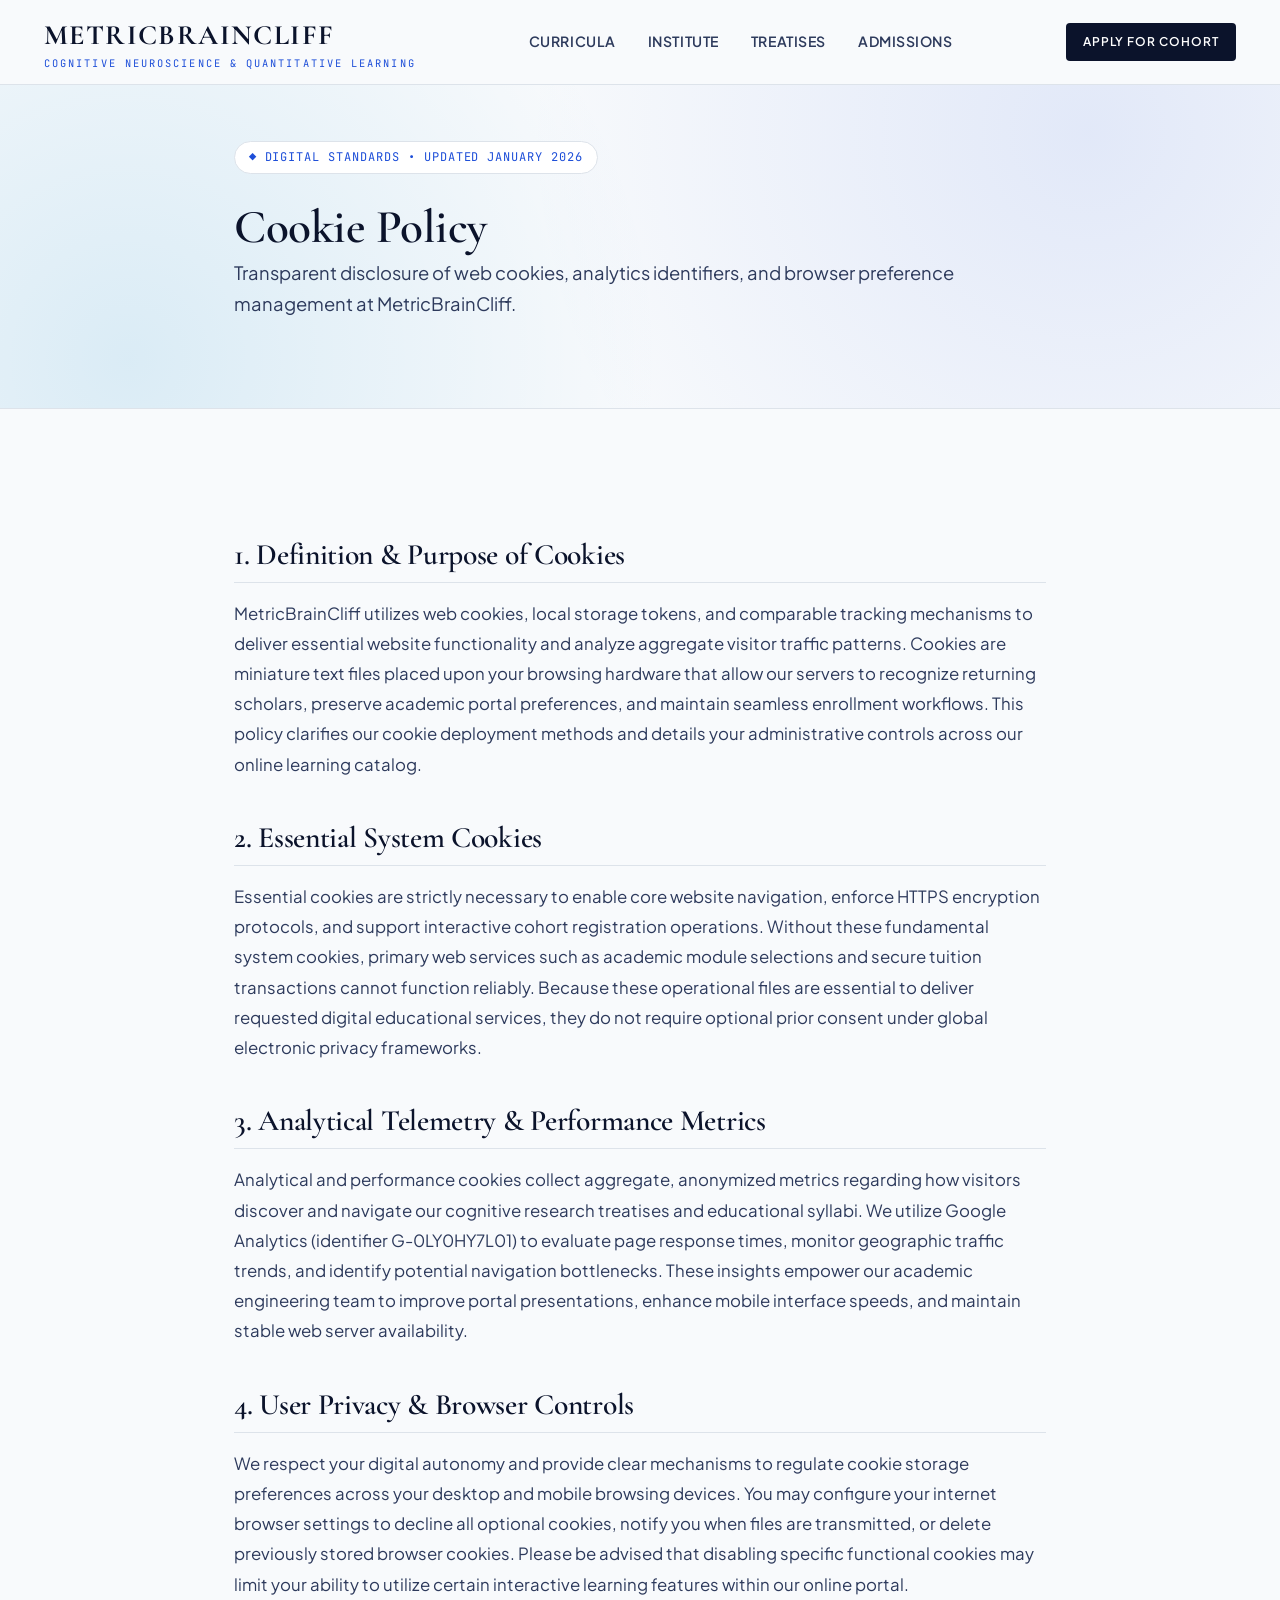
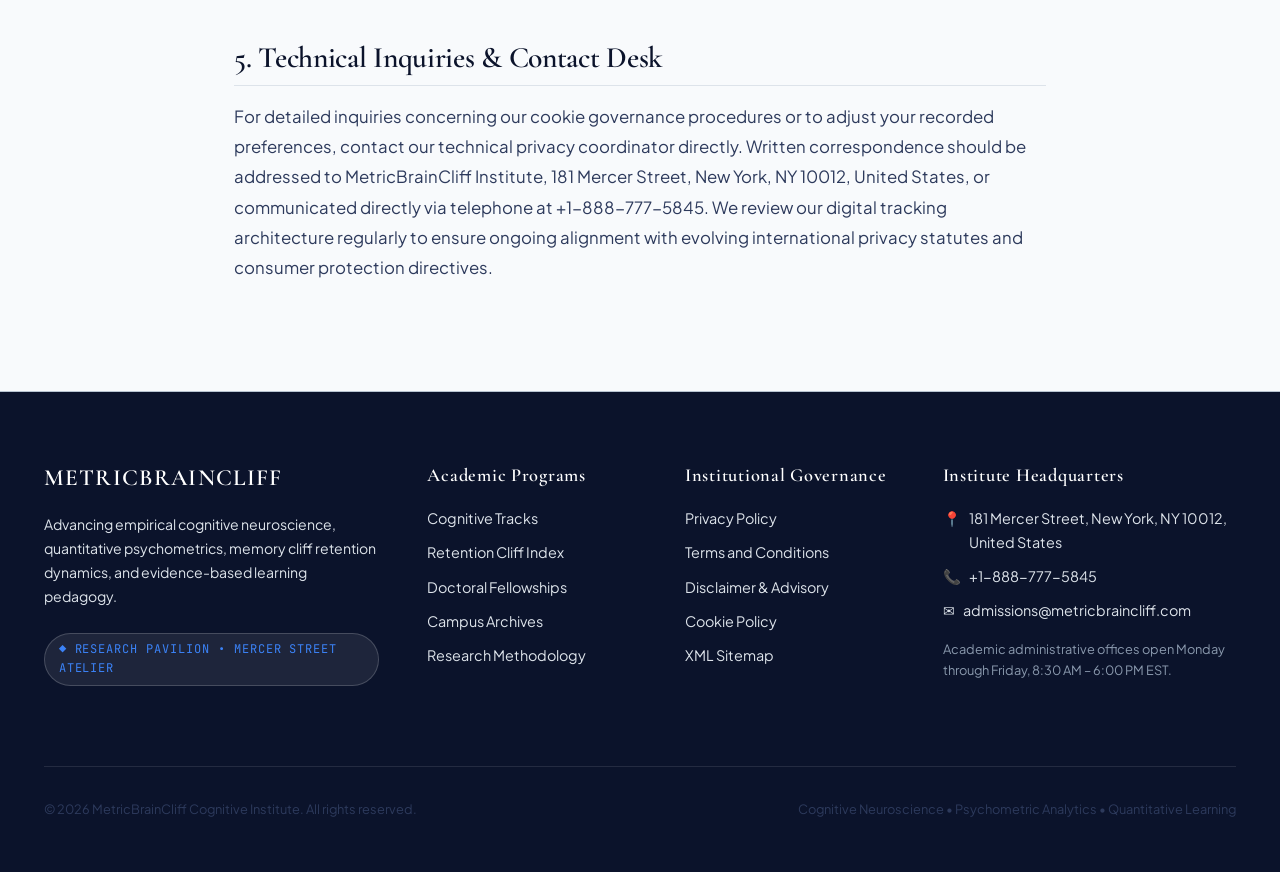
<file: cookie-policy.html>
<!DOCTYPE html>
<html lang="en">
<head>
  <meta charset="UTF-8">
  <meta name="viewport" content="width=device-width, initial-scale=1.0">
  <title>Cookie Policy & Digital Telemetry | MetricBrainCliff</title>
  <meta name="description" content="Comprehensive guide to cookie categories, tracking identifiers, and preference controls utilized by MetricBrainCliff.">
  <link rel="canonical" href="https://metricbraincliff.com/cookie-policy.html">
  <!-- Google Analytics Tag -->
  <script async src="https://www.googletagmanager.com/gtag/js?id=G-0LY0HY7L01"></script>
  <script>
    window.dataLayer = window.dataLayer || [];
    function gtag(){dataLayer.push(arguments);}
    gtag('js', new Date());
    gtag('config', 'G-0LY0HY7L01');
  </script>
  <!-- Google Fonts via link stylesheet -->
  <link rel="preconnect" href="https://fonts.googleapis.com">
  <link rel="preconnect" href="https://fonts.gstatic.com" crossorigin>
  <link href="https://fonts.googleapis.com/css2?family=Cormorant+Garamond:ital,wght@0,500;0,600;0,700;1,500&family=JetBrains+Mono:wght@400;500;600&family=Plus+Jakarta+Sans:wght@300;400;500;600;700&display=swap" rel="stylesheet">
  <link rel="stylesheet" href="assets/css/style.css">
</head>
<body>

<header class="site-header">
  <div class="container">
    <div class="header-inner">
      <a href="index.php" class="brand-logo">
        <span class="brand-name">MetricBrainCliff</span>
        <span class="brand-tag">Cognitive Neuroscience &amp; Quantitative Learning</span>
      </a>

      <ul class="nav-links">
        <li><a href="index.php">Curricula</a></li>
        <li><a href="about.html">Institute</a></li>
        <li><a href="blog.html">Treatises</a></li>
        <li><a href="contact.html">Admissions</a></li>
      </ul>

      <div class="header-cta">
        <a href="contact.html" class="btn btn-primary btn-sm">Apply for Cohort</a>
        <button class="mobile-toggle" id="mobile-toggle" aria-label="Toggle Navigation Menu">&#9776;</button>
      </div>
    </div>
  </div>
</header>

<div class="mobile-drawer" id="mobile-drawer">
  <button class="drawer-close" id="drawer-close" aria-label="Close Navigation Menu">&times;</button>
  <ul class="drawer-links">
    <li><a href="index.php">Curricula</a></li>
    <li><a href="about.html">Institute</a></li>
    <li><a href="blog.html">Treatises</a></li>
    <li><a href="contact.html">Admissions</a></li>
    <li><a href="privacy-policy.html">Privacy Policy</a></li>
    <li><a href="terms-and-conditions.html">Terms</a></li>
  </ul>
  <div class="drawer-contact">
    <p><strong>MetricBrainCliff Institute</strong></p>
    <p>&#128205; 181 Mercer Street, New York, NY 10012, United States</p>
    <p>&#128222; +1-888-777-5845</p>
  </div>
</div>
<div class="drawer-overlay" id="drawer-overlay"></div>

<section class="hero" style="padding:3.5rem 0;">
  <div class="container-narrow">
    <span class="hero-badge">&#9670; Digital Standards &bull; Updated January 2026</span>
    <h1>Cookie Policy</h1>
    <p class="hero-lead">
      Transparent disclosure of web cookies, analytics identifiers, and browser preference management at MetricBrainCliff.
    </p>
  </div>
</section>

<section class="section">
  <div class="container-narrow article-content">
    <h2>1. Definition &amp; Purpose of Cookies</h2>
    <p>
      MetricBrainCliff utilizes web cookies, local storage tokens, and comparable tracking
      mechanisms to deliver essential website functionality and analyze aggregate visitor
      traffic patterns. Cookies are miniature text files placed upon your browsing hardware that
      allow our servers to recognize returning scholars, preserve academic portal preferences,
      and maintain seamless enrollment workflows. This policy clarifies our cookie deployment
      methods and details your administrative controls across our online learning catalog.
    </p>

    <h2>2. Essential System Cookies</h2>
    <p>
      Essential cookies are strictly necessary to enable core website navigation, enforce HTTPS
      encryption protocols, and support interactive cohort registration operations. Without
      these fundamental system cookies, primary web services such as academic module selections
      and secure tuition transactions cannot function reliably. Because these operational files
      are essential to deliver requested digital educational services, they do not require
      optional prior consent under global electronic privacy frameworks.
    </p>

    <h2>3. Analytical Telemetry &amp; Performance Metrics</h2>
    <p>
      Analytical and performance cookies collect aggregate, anonymized metrics regarding how
      visitors discover and navigate our cognitive research treatises and educational syllabi.
      We utilize Google Analytics (identifier G-0LY0HY7L01) to evaluate page response times,
      monitor geographic traffic trends, and identify potential navigation bottlenecks. These
      insights empower our academic engineering team to improve portal presentations, enhance
      mobile interface speeds, and maintain stable web server availability.
    </p>

    <h2>4. User Privacy &amp; Browser Controls</h2>
    <p>
      We respect your digital autonomy and provide clear mechanisms to regulate cookie storage
      preferences across your desktop and mobile browsing devices. You may configure your
      internet browser settings to decline all optional cookies, notify you when files are
      transmitted, or delete previously stored browser cookies. Please be advised that disabling
      specific functional cookies may limit your ability to utilize certain interactive learning
      features within our online portal.
    </p>

    <h2>5. Technical Inquiries &amp; Contact Desk</h2>
    <p>
      For detailed inquiries concerning our cookie governance procedures or to adjust your
      recorded preferences, contact our technical privacy coordinator directly. Written
      correspondence should be addressed to MetricBrainCliff Institute, 181 Mercer Street, New
      York, NY 10012, United States, or communicated directly via telephone at +1-888-777-5845.
      We review our digital tracking architecture regularly to ensure ongoing alignment with
      evolving international privacy statutes and consumer protection directives.
    </p>
  </div>
</section>

<footer class="site-footer">
  <div class="container">
    <div class="footer-grid">
      <div>
        <h4 style="font-family:var(--font-serif);font-size:1.45rem;letter-spacing:0.05em;">METRICBRAINCLIFF</h4>
        <p style="font-size:0.88rem;line-height:1.7;color:#DDE3EA;margin-bottom:1.5rem;">
          Advancing empirical cognitive neuroscience, quantitative psychometrics, memory cliff retention dynamics, and evidence-based learning pedagogy.
        </p>
        <span class="hero-badge" style="background:rgba(255,255,255,0.08);border-color:rgba(255,255,255,0.18);color:var(--color-accent-light);">
          &#9670; Research Pavilion &bull; Mercer Street Atelier
        </span>
      </div>

      <div>
        <h4>Academic Programs</h4>
        <ul class="footer-links">
          <li><a href="index.php#curricula">Cognitive Tracks</a></li>
          <li><a href="index.php#calculator">Retention Cliff Index</a></li>
          <li><a href="index.php#fellowships">Doctoral Fellowships</a></li>
          <li><a href="index.php#gallery">Campus Archives</a></li>
          <li><a href="about.html#pedagogy">Research Methodology</a></li>
        </ul>
      </div>

      <div>
        <h4>Institutional Governance</h4>
        <ul class="footer-links">
          <li><a href="privacy-policy.html">Privacy Policy</a></li>
          <li><a href="terms-and-conditions.html">Terms and Conditions</a></li>
          <li><a href="disclaimer.html">Disclaimer &amp; Advisory</a></li>
          <li><a href="cookie-policy.html">Cookie Policy</a></li>
          <li><a href="sitemap.xml">XML Sitemap</a></li>
        </ul>
      </div>

      <div class="footer-contact">
        <h4>Institute Headquarters</h4>
        <p>&#128205; <span>181 Mercer Street, New York, NY 10012, United States</span></p>
        <p>&#128222; <span>+1-888-777-5845</span></p>
        <p>&#9993; <span>admissions@metricbraincliff.com</span></p>
        <p style="margin-top:1rem;font-size:0.8rem;color:#8A99AD;">
          Academic administrative offices open Monday through Friday, 8:30 AM &ndash; 6:00 PM EST.
        </p>
      </div>
    </div>

    <div class="footer-bottom">
      <p>&copy; 2026 MetricBrainCliff Cognitive Institute. All rights reserved.</p>
      <p>Cognitive Neuroscience &bull; Psychometric Analytics &bull; Quantitative Learning</p>
    </div>
  </div>
</footer>
<script src="assets/js/main.js"></script>
</body>
</html>
</file>
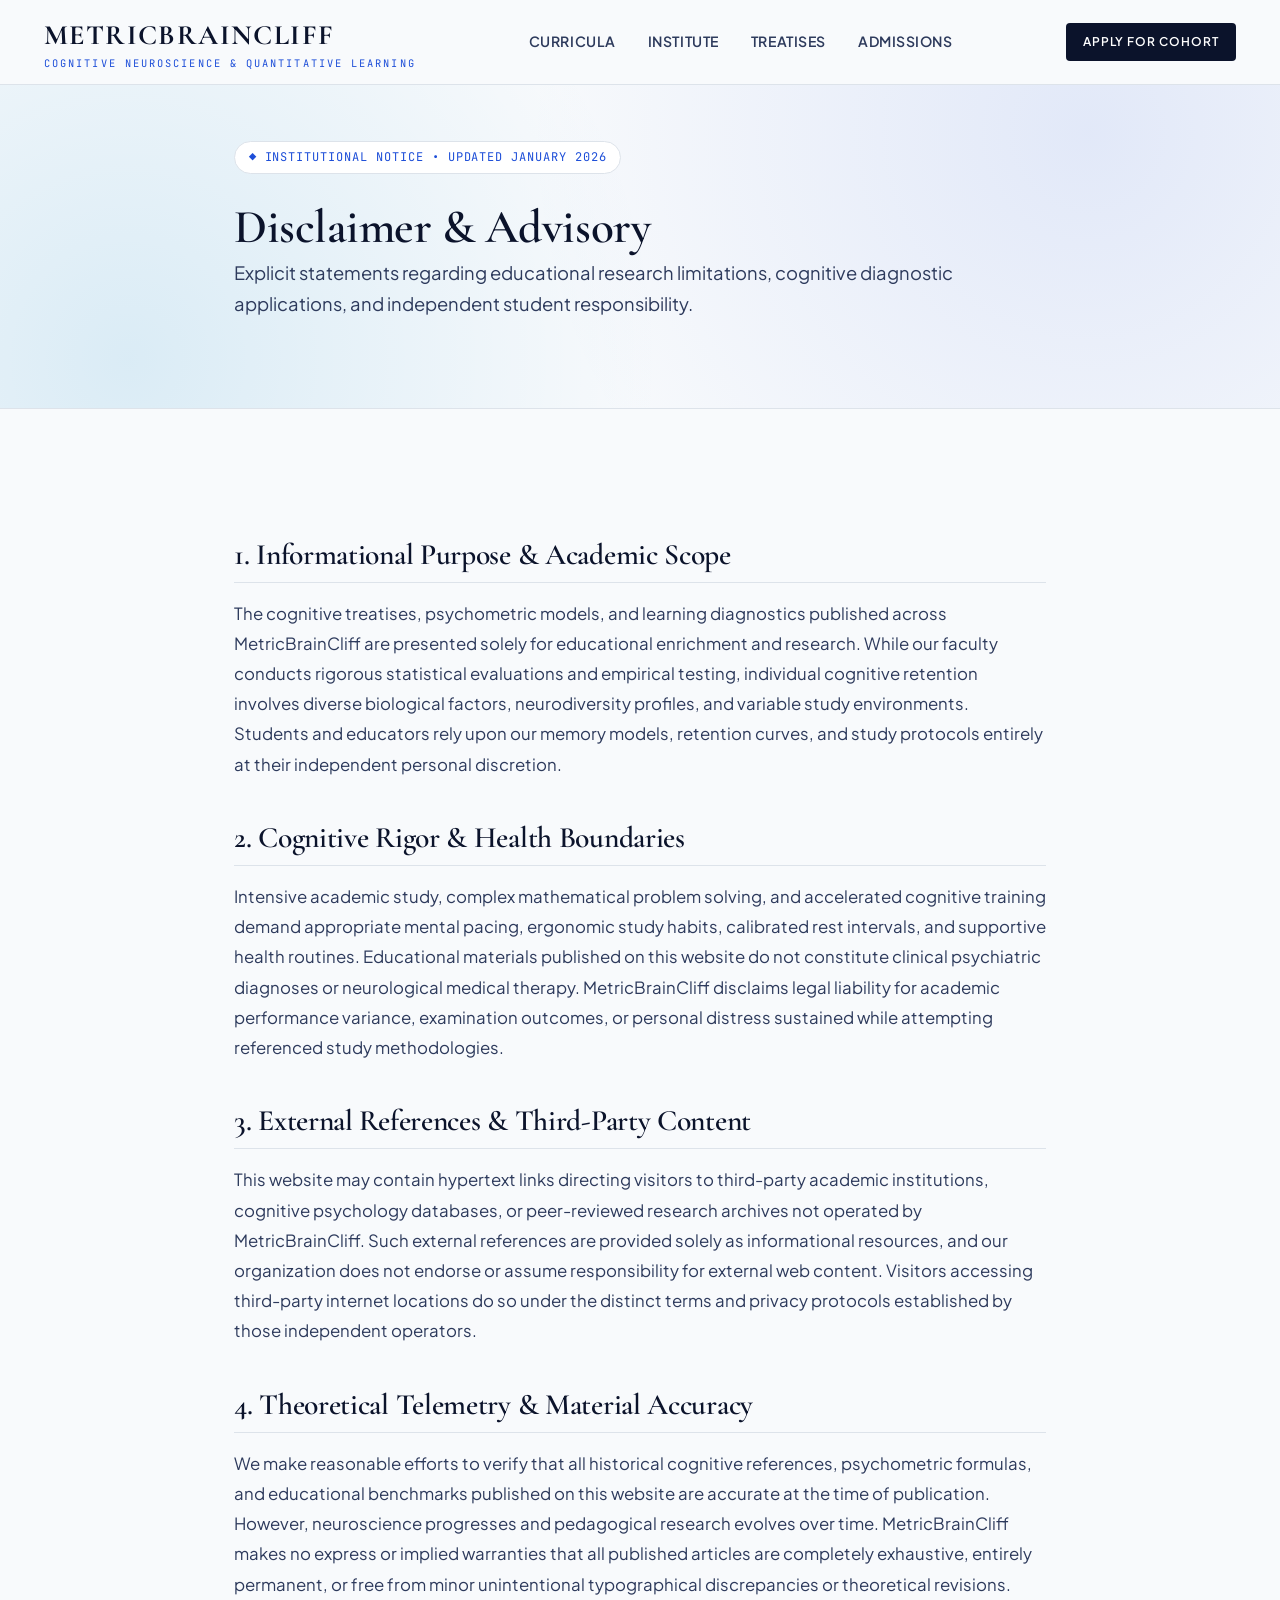
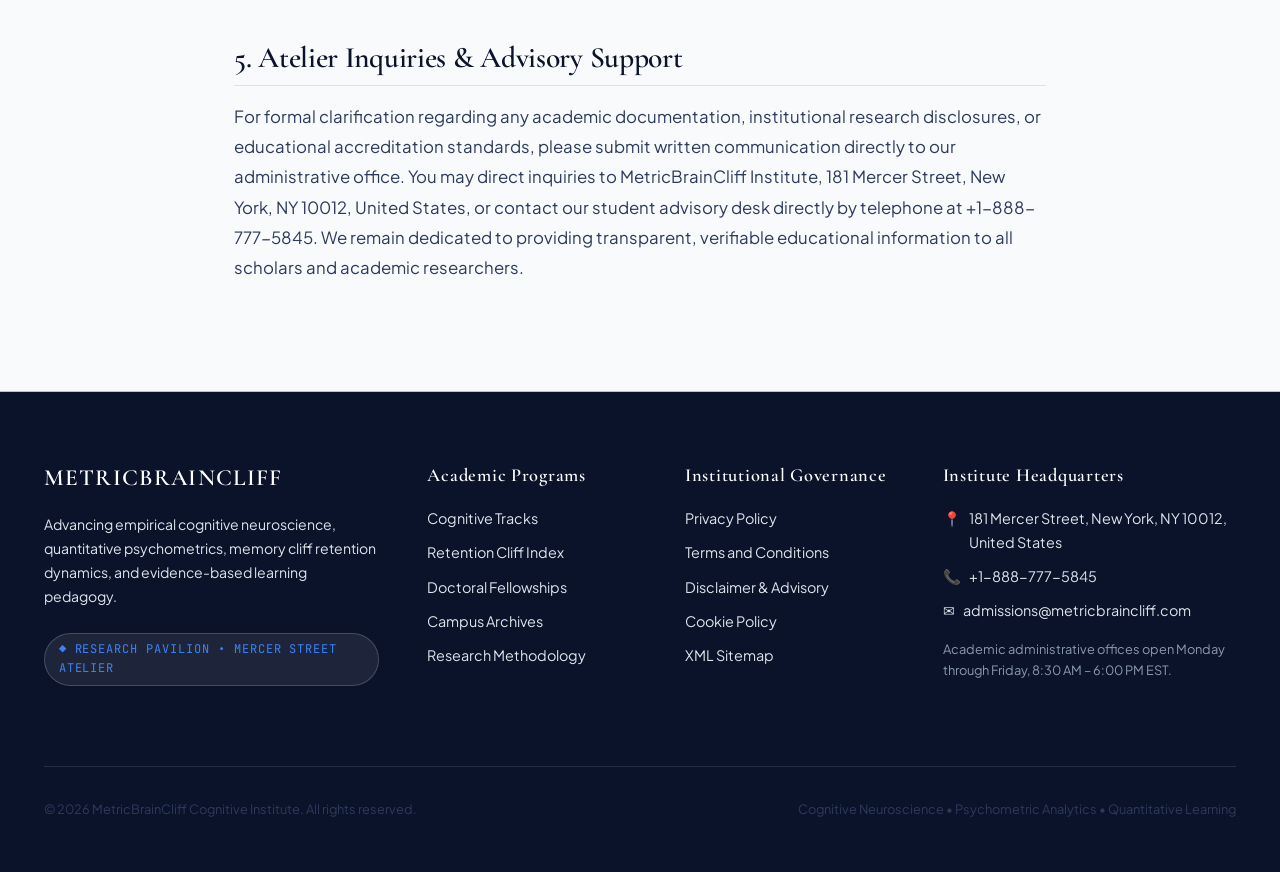
<file: disclaimer.html>
<!DOCTYPE html>
<html lang="en">
<head>
  <meta charset="UTF-8">
  <meta name="viewport" content="width=device-width, initial-scale=1.0">
  <title>Disclaimer & Advisory | MetricBrainCliff Cognitive Institute</title>
  <meta name="description" content="Professional liability bounds, academic research disclosures, and informational disclaimers for MetricBrainCliff.">
  <link rel="canonical" href="https://metricbraincliff.com/disclaimer.html">
  <!-- Google Analytics Tag -->
  <script async src="https://www.googletagmanager.com/gtag/js?id=G-0LY0HY7L01"></script>
  <script>
    window.dataLayer = window.dataLayer || [];
    function gtag(){dataLayer.push(arguments);}
    gtag('js', new Date());
    gtag('config', 'G-0LY0HY7L01');
  </script>
  <!-- Google Fonts via link stylesheet -->
  <link rel="preconnect" href="https://fonts.googleapis.com">
  <link rel="preconnect" href="https://fonts.gstatic.com" crossorigin>
  <link href="https://fonts.googleapis.com/css2?family=Cormorant+Garamond:ital,wght@0,500;0,600;0,700;1,500&family=JetBrains+Mono:wght@400;500;600&family=Plus+Jakarta+Sans:wght@300;400;500;600;700&display=swap" rel="stylesheet">
  <link rel="stylesheet" href="assets/css/style.css">
</head>
<body>

<header class="site-header">
  <div class="container">
    <div class="header-inner">
      <a href="index.php" class="brand-logo">
        <span class="brand-name">MetricBrainCliff</span>
        <span class="brand-tag">Cognitive Neuroscience &amp; Quantitative Learning</span>
      </a>

      <ul class="nav-links">
        <li><a href="index.php">Curricula</a></li>
        <li><a href="about.html">Institute</a></li>
        <li><a href="blog.html">Treatises</a></li>
        <li><a href="contact.html">Admissions</a></li>
      </ul>

      <div class="header-cta">
        <a href="contact.html" class="btn btn-primary btn-sm">Apply for Cohort</a>
        <button class="mobile-toggle" id="mobile-toggle" aria-label="Toggle Navigation Menu">&#9776;</button>
      </div>
    </div>
  </div>
</header>

<div class="mobile-drawer" id="mobile-drawer">
  <button class="drawer-close" id="drawer-close" aria-label="Close Navigation Menu">&times;</button>
  <ul class="drawer-links">
    <li><a href="index.php">Curricula</a></li>
    <li><a href="about.html">Institute</a></li>
    <li><a href="blog.html">Treatises</a></li>
    <li><a href="contact.html">Admissions</a></li>
    <li><a href="privacy-policy.html">Privacy Policy</a></li>
    <li><a href="terms-and-conditions.html">Terms</a></li>
  </ul>
  <div class="drawer-contact">
    <p><strong>MetricBrainCliff Institute</strong></p>
    <p>&#128205; 181 Mercer Street, New York, NY 10012, United States</p>
    <p>&#128222; +1-888-777-5845</p>
  </div>
</div>
<div class="drawer-overlay" id="drawer-overlay"></div>

<section class="hero" style="padding:3.5rem 0;">
  <div class="container-narrow">
    <span class="hero-badge">&#9670; Institutional Notice &bull; Updated January 2026</span>
    <h1>Disclaimer &amp; Advisory</h1>
    <p class="hero-lead">
      Explicit statements regarding educational research limitations, cognitive diagnostic applications, and independent student responsibility.
    </p>
  </div>
</section>

<section class="section">
  <div class="container-narrow article-content">
    <h2>1. Informational Purpose &amp; Academic Scope</h2>
    <p>
      The cognitive treatises, psychometric models, and learning diagnostics published across
      MetricBrainCliff are presented solely for educational enrichment and research. While our
      faculty conducts rigorous statistical evaluations and empirical testing, individual
      cognitive retention involves diverse biological factors, neurodiversity profiles, and
      variable study environments. Students and educators rely upon our memory models, retention
      curves, and study protocols entirely at their independent personal discretion.
    </p>

    <h2>2. Cognitive Rigor &amp; Health Boundaries</h2>
    <p>
      Intensive academic study, complex mathematical problem solving, and accelerated cognitive
      training demand appropriate mental pacing, ergonomic study habits, calibrated rest
      intervals, and supportive health routines. Educational materials published on this website
      do not constitute clinical psychiatric diagnoses or neurological medical therapy.
      MetricBrainCliff disclaims legal liability for academic performance variance, examination
      outcomes, or personal distress sustained while attempting referenced study methodologies.
    </p>

    <h2>3. External References &amp; Third-Party Content</h2>
    <p>
      This website may contain hypertext links directing visitors to third-party academic
      institutions, cognitive psychology databases, or peer-reviewed research archives not
      operated by MetricBrainCliff. Such external references are provided solely as
      informational resources, and our organization does not endorse or assume responsibility
      for external web content. Visitors accessing third-party internet locations do so under
      the distinct terms and privacy protocols established by those independent operators.
    </p>

    <h2>4. Theoretical Telemetry &amp; Material Accuracy</h2>
    <p>
      We make reasonable efforts to verify that all historical cognitive references,
      psychometric formulas, and educational benchmarks published on this website are accurate
      at the time of publication. However, neuroscience progresses and pedagogical research
      evolves over time. MetricBrainCliff makes no express or implied warranties that all
      published articles are completely exhaustive, entirely permanent, or free from minor
      unintentional typographical discrepancies or theoretical revisions.
    </p>

    <h2>5. Atelier Inquiries &amp; Advisory Support</h2>
    <p>
      For formal clarification regarding any academic documentation, institutional research
      disclosures, or educational accreditation standards, please submit written communication
      directly to our administrative office. You may direct inquiries to MetricBrainCliff
      Institute, 181 Mercer Street, New York, NY 10012, United States, or contact our student
      advisory desk directly by telephone at +1-888-777-5845. We remain dedicated to providing
      transparent, verifiable educational information to all scholars and academic researchers.
    </p>
  </div>
</section>

<footer class="site-footer">
  <div class="container">
    <div class="footer-grid">
      <div>
        <h4 style="font-family:var(--font-serif);font-size:1.45rem;letter-spacing:0.05em;">METRICBRAINCLIFF</h4>
        <p style="font-size:0.88rem;line-height:1.7;color:#DDE3EA;margin-bottom:1.5rem;">
          Advancing empirical cognitive neuroscience, quantitative psychometrics, memory cliff retention dynamics, and evidence-based learning pedagogy.
        </p>
        <span class="hero-badge" style="background:rgba(255,255,255,0.08);border-color:rgba(255,255,255,0.18);color:var(--color-accent-light);">
          &#9670; Research Pavilion &bull; Mercer Street Atelier
        </span>
      </div>

      <div>
        <h4>Academic Programs</h4>
        <ul class="footer-links">
          <li><a href="index.php#curricula">Cognitive Tracks</a></li>
          <li><a href="index.php#calculator">Retention Cliff Index</a></li>
          <li><a href="index.php#fellowships">Doctoral Fellowships</a></li>
          <li><a href="index.php#gallery">Campus Archives</a></li>
          <li><a href="about.html#pedagogy">Research Methodology</a></li>
        </ul>
      </div>

      <div>
        <h4>Institutional Governance</h4>
        <ul class="footer-links">
          <li><a href="privacy-policy.html">Privacy Policy</a></li>
          <li><a href="terms-and-conditions.html">Terms and Conditions</a></li>
          <li><a href="disclaimer.html">Disclaimer &amp; Advisory</a></li>
          <li><a href="cookie-policy.html">Cookie Policy</a></li>
          <li><a href="sitemap.xml">XML Sitemap</a></li>
        </ul>
      </div>

      <div class="footer-contact">
        <h4>Institute Headquarters</h4>
        <p>&#128205; <span>181 Mercer Street, New York, NY 10012, United States</span></p>
        <p>&#128222; <span>+1-888-777-5845</span></p>
        <p>&#9993; <span>admissions@metricbraincliff.com</span></p>
        <p style="margin-top:1rem;font-size:0.8rem;color:#8A99AD;">
          Academic administrative offices open Monday through Friday, 8:30 AM &ndash; 6:00 PM EST.
        </p>
      </div>
    </div>

    <div class="footer-bottom">
      <p>&copy; 2026 MetricBrainCliff Cognitive Institute. All rights reserved.</p>
      <p>Cognitive Neuroscience &bull; Psychometric Analytics &bull; Quantitative Learning</p>
    </div>
  </div>
</footer>
<script src="assets/js/main.js"></script>
</body>
</html>
</file>
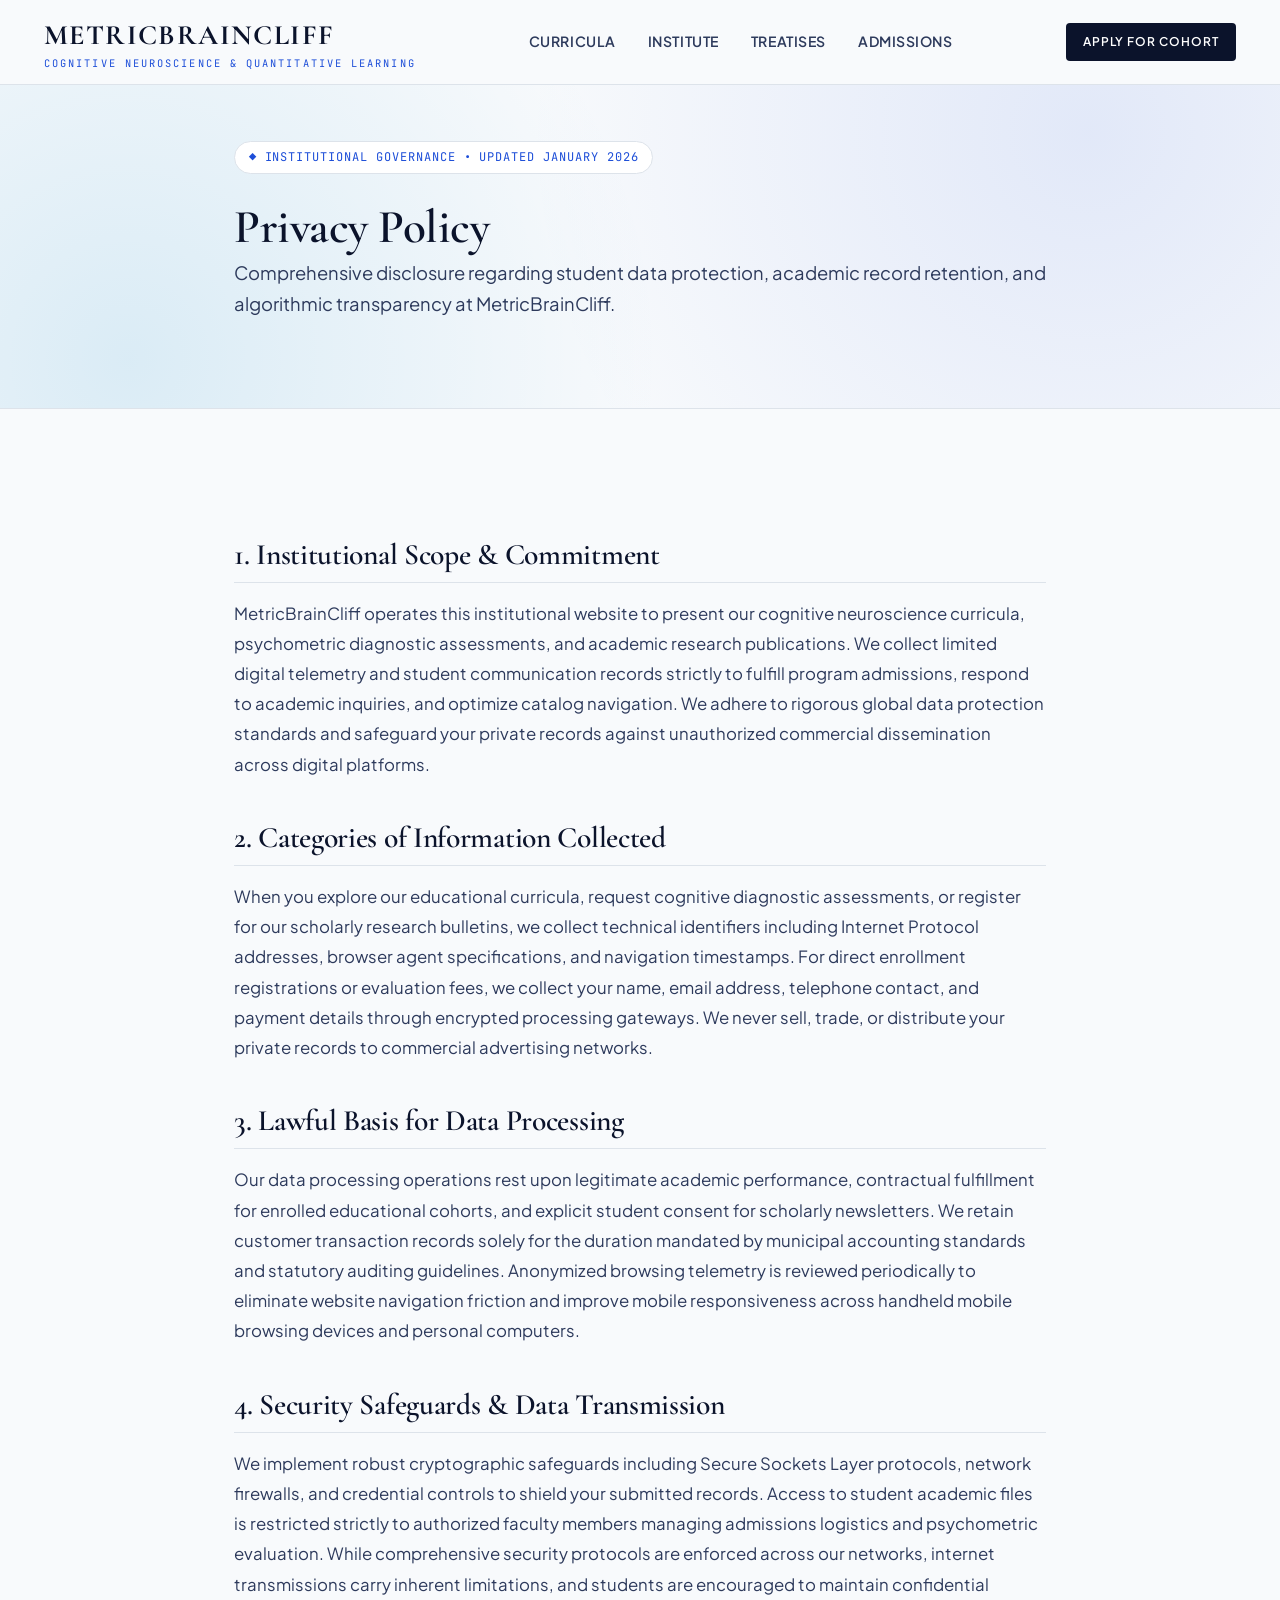
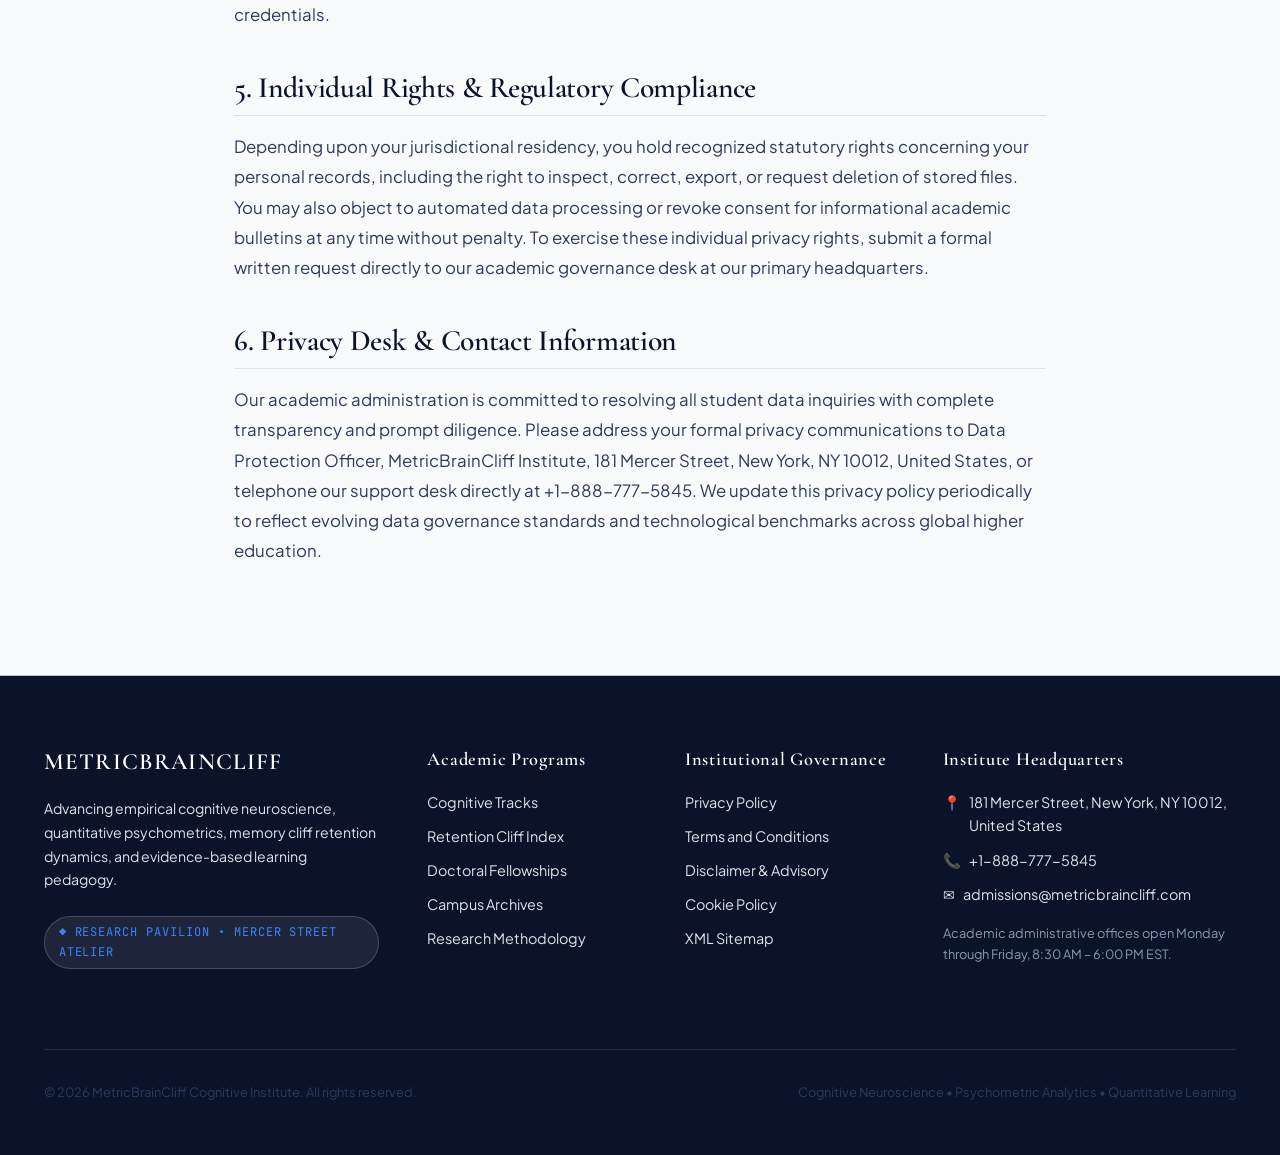
<file: privacy-policy.html>
<!DOCTYPE html>
<html lang="en">
<head>
  <meta charset="UTF-8">
  <meta name="viewport" content="width=device-width, initial-scale=1.0">
  <title>Privacy Policy | MetricBrainCliff Cognitive Institute</title>
  <meta name="description" content="Institutional privacy policy and data governance practices for MetricBrainCliff academic cohorts and psychometric research.">
  <link rel="canonical" href="https://metricbraincliff.com/privacy-policy.html">
  <!-- Google Analytics Tag -->
  <script async src="https://www.googletagmanager.com/gtag/js?id=G-0LY0HY7L01"></script>
  <script>
    window.dataLayer = window.dataLayer || [];
    function gtag(){dataLayer.push(arguments);}
    gtag('js', new Date());
    gtag('config', 'G-0LY0HY7L01');
  </script>
  <!-- Google Fonts via link stylesheet -->
  <link rel="preconnect" href="https://fonts.googleapis.com">
  <link rel="preconnect" href="https://fonts.gstatic.com" crossorigin>
  <link href="https://fonts.googleapis.com/css2?family=Cormorant+Garamond:ital,wght@0,500;0,600;0,700;1,500&family=JetBrains+Mono:wght@400;500;600&family=Plus+Jakarta+Sans:wght@300;400;500;600;700&display=swap" rel="stylesheet">
  <link rel="stylesheet" href="assets/css/style.css">
</head>
<body>

<header class="site-header">
  <div class="container">
    <div class="header-inner">
      <a href="index.php" class="brand-logo">
        <span class="brand-name">MetricBrainCliff</span>
        <span class="brand-tag">Cognitive Neuroscience &amp; Quantitative Learning</span>
      </a>

      <ul class="nav-links">
        <li><a href="index.php">Curricula</a></li>
        <li><a href="about.html">Institute</a></li>
        <li><a href="blog.html">Treatises</a></li>
        <li><a href="contact.html">Admissions</a></li>
      </ul>

      <div class="header-cta">
        <a href="contact.html" class="btn btn-primary btn-sm">Apply for Cohort</a>
        <button class="mobile-toggle" id="mobile-toggle" aria-label="Toggle Navigation Menu">&#9776;</button>
      </div>
    </div>
  </div>
</header>

<div class="mobile-drawer" id="mobile-drawer">
  <button class="drawer-close" id="drawer-close" aria-label="Close Navigation Menu">&times;</button>
  <ul class="drawer-links">
    <li><a href="index.php">Curricula</a></li>
    <li><a href="about.html">Institute</a></li>
    <li><a href="blog.html">Treatises</a></li>
    <li><a href="contact.html">Admissions</a></li>
    <li><a href="privacy-policy.html">Privacy Policy</a></li>
    <li><a href="terms-and-conditions.html">Terms</a></li>
  </ul>
  <div class="drawer-contact">
    <p><strong>MetricBrainCliff Institute</strong></p>
    <p>&#128205; 181 Mercer Street, New York, NY 10012, United States</p>
    <p>&#128222; +1-888-777-5845</p>
  </div>
</div>
<div class="drawer-overlay" id="drawer-overlay"></div>

<section class="hero" style="padding:3.5rem 0;">
  <div class="container-narrow">
    <span class="hero-badge">&#9670; Institutional Governance &bull; Updated January 2026</span>
    <h1>Privacy Policy</h1>
    <p class="hero-lead">
      Comprehensive disclosure regarding student data protection, academic record retention, and algorithmic transparency at MetricBrainCliff.
    </p>
  </div>
</section>

<section class="section">
  <div class="container-narrow article-content">
    <h2>1. Institutional Scope &amp; Commitment</h2>
    <p>
      MetricBrainCliff operates this institutional website to present our cognitive neuroscience
      curricula, psychometric diagnostic assessments, and academic research publications. We
      collect limited digital telemetry and student communication records strictly to fulfill
      program admissions, respond to academic inquiries, and optimize catalog navigation. We
      adhere to rigorous global data protection standards and safeguard your private records
      against unauthorized commercial dissemination across digital platforms.
    </p>

    <h2>2. Categories of Information Collected</h2>
    <p>
      When you explore our educational curricula, request cognitive diagnostic assessments, or
      register for our scholarly research bulletins, we collect technical identifiers including
      Internet Protocol addresses, browser agent specifications, and navigation timestamps. For
      direct enrollment registrations or evaluation fees, we collect your name, email address,
      telephone contact, and payment details through encrypted processing gateways. We never
      sell, trade, or distribute your private records to commercial advertising networks.
    </p>

    <h2>3. Lawful Basis for Data Processing</h2>
    <p>
      Our data processing operations rest upon legitimate academic performance, contractual
      fulfillment for enrolled educational cohorts, and explicit student consent for scholarly
      newsletters. We retain customer transaction records solely for the duration mandated by
      municipal accounting standards and statutory auditing guidelines. Anonymized browsing
      telemetry is reviewed periodically to eliminate website navigation friction and improve
      mobile responsiveness across handheld mobile browsing devices and personal computers.
    </p>

    <h2>4. Security Safeguards &amp; Data Transmission</h2>
    <p>
      We implement robust cryptographic safeguards including Secure Sockets Layer protocols,
      network firewalls, and credential controls to shield your submitted records. Access to
      student academic files is restricted strictly to authorized faculty members managing
      admissions logistics and psychometric evaluation. While comprehensive security protocols
      are enforced across our networks, internet transmissions carry inherent limitations, and
      students are encouraged to maintain confidential credentials.
    </p>

    <h2>5. Individual Rights &amp; Regulatory Compliance</h2>
    <p>
      Depending upon your jurisdictional residency, you hold recognized statutory rights
      concerning your personal records, including the right to inspect, correct, export, or
      request deletion of stored files. You may also object to automated data processing or
      revoke consent for informational academic bulletins at any time without penalty. To
      exercise these individual privacy rights, submit a formal written request directly to our
      academic governance desk at our primary headquarters.
    </p>

    <h2>6. Privacy Desk &amp; Contact Information</h2>
    <p>
      Our academic administration is committed to resolving all student data inquiries with
      complete transparency and prompt diligence. Please address your formal privacy
      communications to Data Protection Officer, MetricBrainCliff Institute, 181 Mercer Street,
      New York, NY 10012, United States, or telephone our support desk directly at
      +1-888-777-5845. We update this privacy policy periodically to reflect evolving data
      governance standards and technological benchmarks across global higher education.
    </p>
  </div>
</section>

<footer class="site-footer">
  <div class="container">
    <div class="footer-grid">
      <div>
        <h4 style="font-family:var(--font-serif);font-size:1.45rem;letter-spacing:0.05em;">METRICBRAINCLIFF</h4>
        <p style="font-size:0.88rem;line-height:1.7;color:#DDE3EA;margin-bottom:1.5rem;">
          Advancing empirical cognitive neuroscience, quantitative psychometrics, memory cliff retention dynamics, and evidence-based learning pedagogy.
        </p>
        <span class="hero-badge" style="background:rgba(255,255,255,0.08);border-color:rgba(255,255,255,0.18);color:var(--color-accent-light);">
          &#9670; Research Pavilion &bull; Mercer Street Atelier
        </span>
      </div>

      <div>
        <h4>Academic Programs</h4>
        <ul class="footer-links">
          <li><a href="index.php#curricula">Cognitive Tracks</a></li>
          <li><a href="index.php#calculator">Retention Cliff Index</a></li>
          <li><a href="index.php#fellowships">Doctoral Fellowships</a></li>
          <li><a href="index.php#gallery">Campus Archives</a></li>
          <li><a href="about.html#pedagogy">Research Methodology</a></li>
        </ul>
      </div>

      <div>
        <h4>Institutional Governance</h4>
        <ul class="footer-links">
          <li><a href="privacy-policy.html">Privacy Policy</a></li>
          <li><a href="terms-and-conditions.html">Terms and Conditions</a></li>
          <li><a href="disclaimer.html">Disclaimer &amp; Advisory</a></li>
          <li><a href="cookie-policy.html">Cookie Policy</a></li>
          <li><a href="sitemap.xml">XML Sitemap</a></li>
        </ul>
      </div>

      <div class="footer-contact">
        <h4>Institute Headquarters</h4>
        <p>&#128205; <span>181 Mercer Street, New York, NY 10012, United States</span></p>
        <p>&#128222; <span>+1-888-777-5845</span></p>
        <p>&#9993; <span>admissions@metricbraincliff.com</span></p>
        <p style="margin-top:1rem;font-size:0.8rem;color:#8A99AD;">
          Academic administrative offices open Monday through Friday, 8:30 AM &ndash; 6:00 PM EST.
        </p>
      </div>
    </div>

    <div class="footer-bottom">
      <p>&copy; 2026 MetricBrainCliff Cognitive Institute. All rights reserved.</p>
      <p>Cognitive Neuroscience &bull; Psychometric Analytics &bull; Quantitative Learning</p>
    </div>
  </div>
</footer>
<script src="assets/js/main.js"></script>
</body>
</html>
</file>
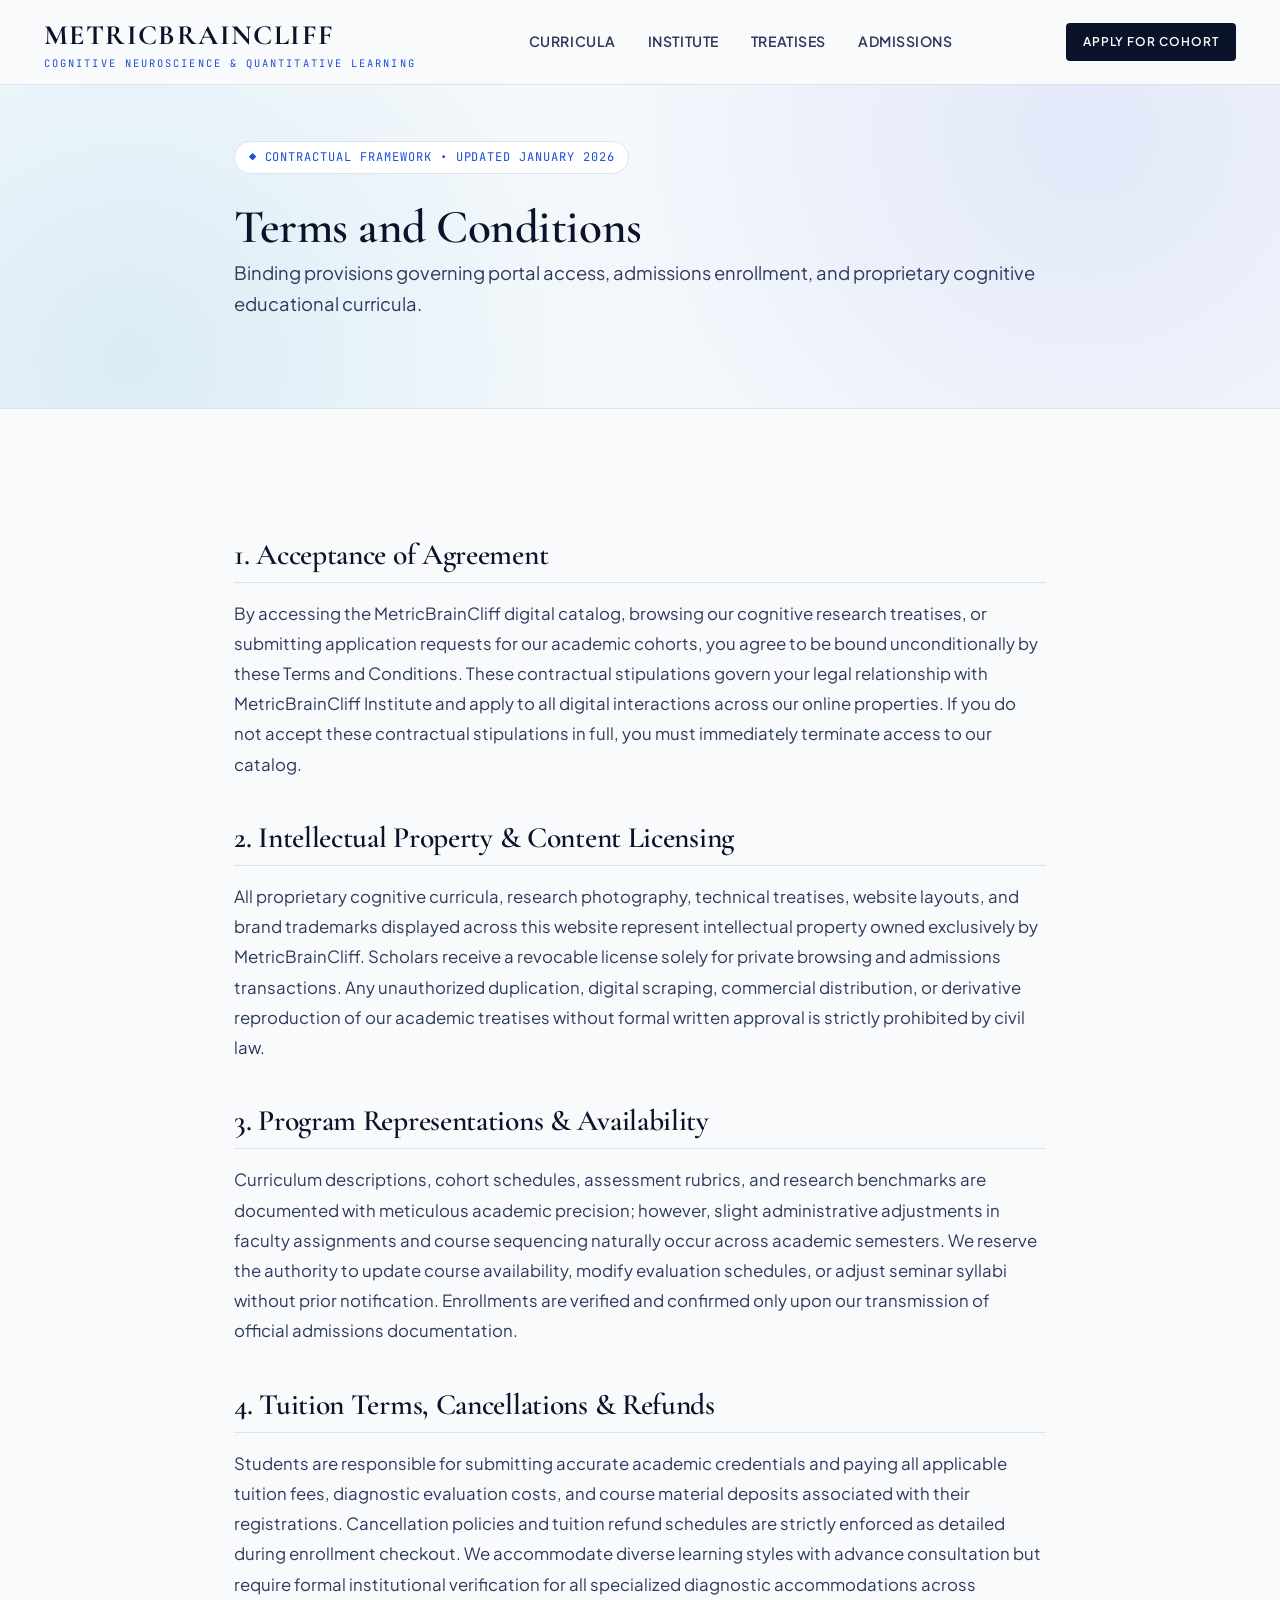
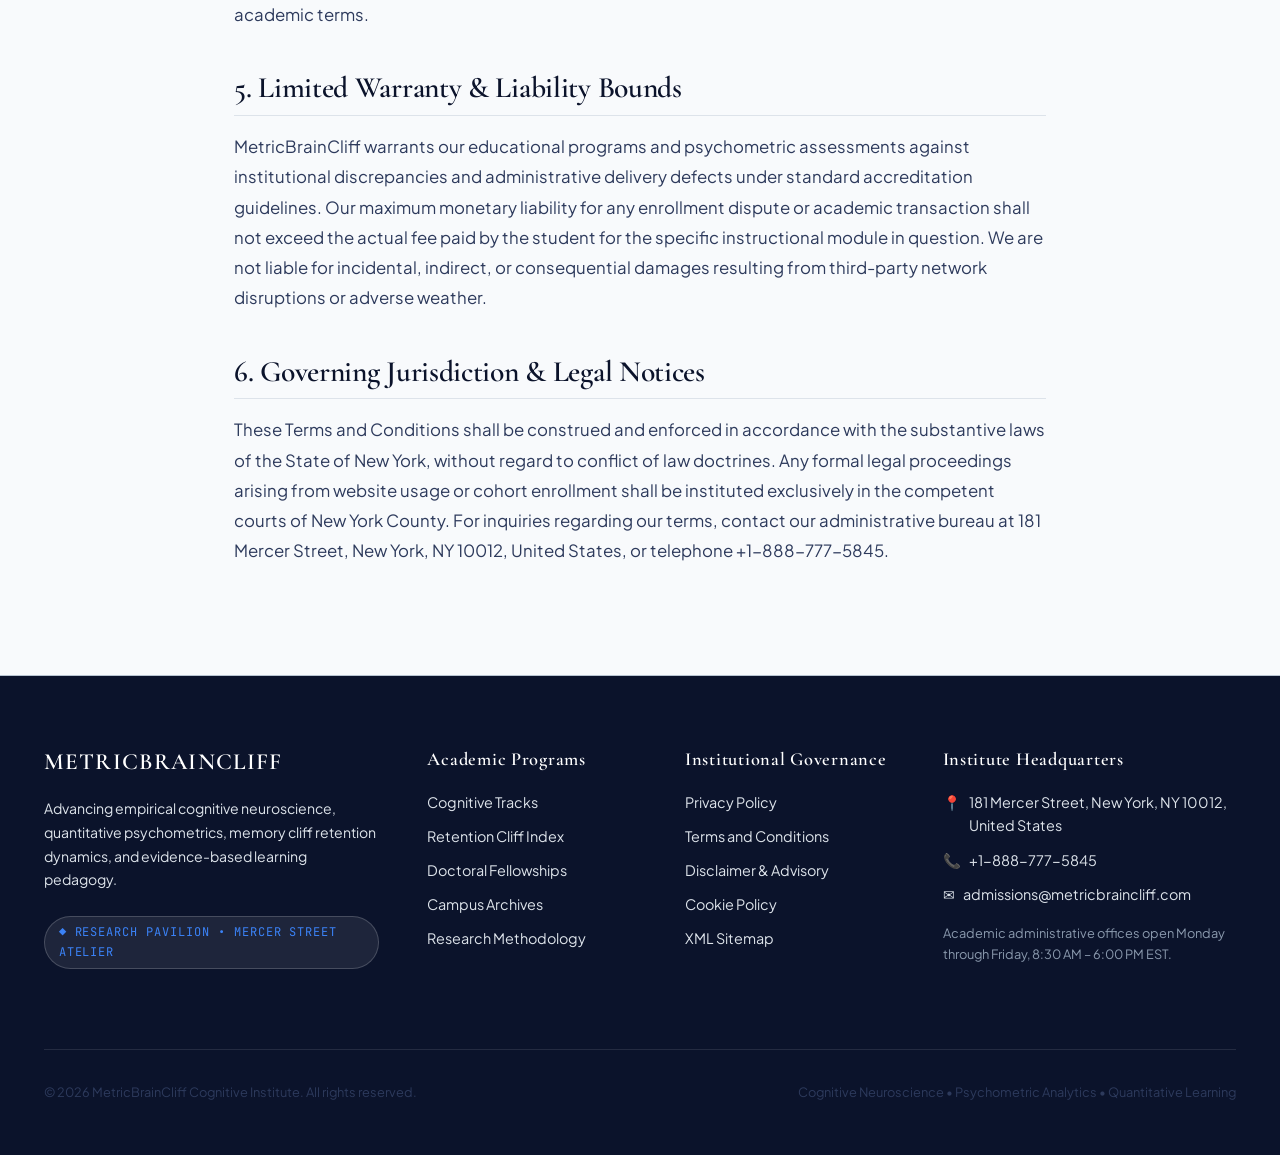
<file: terms-and-conditions.html>
<!DOCTYPE html>
<html lang="en">
<head>
  <meta charset="UTF-8">
  <meta name="viewport" content="width=device-width, initial-scale=1.0">
  <title>Terms and Conditions | MetricBrainCliff Cognitive Institute</title>
  <meta name="description" content="Contractual terms, admissions provisions, and intellectual property governance for MetricBrainCliff academic cohorts.">
  <link rel="canonical" href="https://metricbraincliff.com/terms-and-conditions.html">
  <!-- Google Analytics Tag -->
  <script async src="https://www.googletagmanager.com/gtag/js?id=G-0LY0HY7L01"></script>
  <script>
    window.dataLayer = window.dataLayer || [];
    function gtag(){dataLayer.push(arguments);}
    gtag('js', new Date());
    gtag('config', 'G-0LY0HY7L01');
  </script>
  <!-- Google Fonts via link stylesheet -->
  <link rel="preconnect" href="https://fonts.googleapis.com">
  <link rel="preconnect" href="https://fonts.gstatic.com" crossorigin>
  <link href="https://fonts.googleapis.com/css2?family=Cormorant+Garamond:ital,wght@0,500;0,600;0,700;1,500&family=JetBrains+Mono:wght@400;500;600&family=Plus+Jakarta+Sans:wght@300;400;500;600;700&display=swap" rel="stylesheet">
  <link rel="stylesheet" href="assets/css/style.css">
</head>
<body>

<header class="site-header">
  <div class="container">
    <div class="header-inner">
      <a href="index.php" class="brand-logo">
        <span class="brand-name">MetricBrainCliff</span>
        <span class="brand-tag">Cognitive Neuroscience &amp; Quantitative Learning</span>
      </a>

      <ul class="nav-links">
        <li><a href="index.php">Curricula</a></li>
        <li><a href="about.html">Institute</a></li>
        <li><a href="blog.html">Treatises</a></li>
        <li><a href="contact.html">Admissions</a></li>
      </ul>

      <div class="header-cta">
        <a href="contact.html" class="btn btn-primary btn-sm">Apply for Cohort</a>
        <button class="mobile-toggle" id="mobile-toggle" aria-label="Toggle Navigation Menu">&#9776;</button>
      </div>
    </div>
  </div>
</header>

<div class="mobile-drawer" id="mobile-drawer">
  <button class="drawer-close" id="drawer-close" aria-label="Close Navigation Menu">&times;</button>
  <ul class="drawer-links">
    <li><a href="index.php">Curricula</a></li>
    <li><a href="about.html">Institute</a></li>
    <li><a href="blog.html">Treatises</a></li>
    <li><a href="contact.html">Admissions</a></li>
    <li><a href="privacy-policy.html">Privacy Policy</a></li>
    <li><a href="terms-and-conditions.html">Terms</a></li>
  </ul>
  <div class="drawer-contact">
    <p><strong>MetricBrainCliff Institute</strong></p>
    <p>&#128205; 181 Mercer Street, New York, NY 10012, United States</p>
    <p>&#128222; +1-888-777-5845</p>
  </div>
</div>
<div class="drawer-overlay" id="drawer-overlay"></div>

<section class="hero" style="padding:3.5rem 0;">
  <div class="container-narrow">
    <span class="hero-badge">&#9670; Contractual Framework &bull; Updated January 2026</span>
    <h1>Terms and Conditions</h1>
    <p class="hero-lead">
      Binding provisions governing portal access, admissions enrollment, and proprietary cognitive educational curricula.
    </p>
  </div>
</section>

<section class="section">
  <div class="container-narrow article-content">
    <h2>1. Acceptance of Agreement</h2>
    <p>
      By accessing the MetricBrainCliff digital catalog, browsing our cognitive research
      treatises, or submitting application requests for our academic cohorts, you agree to be
      bound unconditionally by these Terms and Conditions. These contractual stipulations govern
      your legal relationship with MetricBrainCliff Institute and apply to all digital
      interactions across our online properties. If you do not accept these contractual
      stipulations in full, you must immediately terminate access to our catalog.
    </p>

    <h2>2. Intellectual Property &amp; Content Licensing</h2>
    <p>
      All proprietary cognitive curricula, research photography, technical treatises, website
      layouts, and brand trademarks displayed across this website represent intellectual
      property owned exclusively by MetricBrainCliff. Scholars receive a revocable license
      solely for private browsing and admissions transactions. Any unauthorized duplication,
      digital scraping, commercial distribution, or derivative reproduction of our academic
      treatises without formal written approval is strictly prohibited by civil law.
    </p>

    <h2>3. Program Representations &amp; Availability</h2>
    <p>
      Curriculum descriptions, cohort schedules, assessment rubrics, and research benchmarks are
      documented with meticulous academic precision; however, slight administrative adjustments
      in faculty assignments and course sequencing naturally occur across academic semesters. We
      reserve the authority to update course availability, modify evaluation schedules, or
      adjust seminar syllabi without prior notification. Enrollments are verified and confirmed
      only upon our transmission of official admissions documentation.
    </p>

    <h2>4. Tuition Terms, Cancellations &amp; Refunds</h2>
    <p>
      Students are responsible for submitting accurate academic credentials and paying all
      applicable tuition fees, diagnostic evaluation costs, and course material deposits
      associated with their registrations. Cancellation policies and tuition refund schedules
      are strictly enforced as detailed during enrollment checkout. We accommodate diverse
      learning styles with advance consultation but require formal institutional verification
      for all specialized diagnostic accommodations across academic terms.
    </p>

    <h2>5. Limited Warranty &amp; Liability Bounds</h2>
    <p>
      MetricBrainCliff warrants our educational programs and psychometric assessments against
      institutional discrepancies and administrative delivery defects under standard
      accreditation guidelines. Our maximum monetary liability for any enrollment dispute or
      academic transaction shall not exceed the actual fee paid by the student for the specific
      instructional module in question. We are not liable for incidental, indirect, or
      consequential damages resulting from third-party network disruptions or adverse weather.
    </p>

    <h2>6. Governing Jurisdiction &amp; Legal Notices</h2>
    <p>
      These Terms and Conditions shall be construed and enforced in accordance with the
      substantive laws of the State of New York, without regard to conflict of law doctrines.
      Any formal legal proceedings arising from website usage or cohort enrollment shall be
      instituted exclusively in the competent courts of New York County. For inquiries regarding
      our terms, contact our administrative bureau at 181 Mercer Street, New York, NY 10012,
      United States, or telephone +1-888-777-5845.
    </p>
  </div>
</section>

<footer class="site-footer">
  <div class="container">
    <div class="footer-grid">
      <div>
        <h4 style="font-family:var(--font-serif);font-size:1.45rem;letter-spacing:0.05em;">METRICBRAINCLIFF</h4>
        <p style="font-size:0.88rem;line-height:1.7;color:#DDE3EA;margin-bottom:1.5rem;">
          Advancing empirical cognitive neuroscience, quantitative psychometrics, memory cliff retention dynamics, and evidence-based learning pedagogy.
        </p>
        <span class="hero-badge" style="background:rgba(255,255,255,0.08);border-color:rgba(255,255,255,0.18);color:var(--color-accent-light);">
          &#9670; Research Pavilion &bull; Mercer Street Atelier
        </span>
      </div>

      <div>
        <h4>Academic Programs</h4>
        <ul class="footer-links">
          <li><a href="index.php#curricula">Cognitive Tracks</a></li>
          <li><a href="index.php#calculator">Retention Cliff Index</a></li>
          <li><a href="index.php#fellowships">Doctoral Fellowships</a></li>
          <li><a href="index.php#gallery">Campus Archives</a></li>
          <li><a href="about.html#pedagogy">Research Methodology</a></li>
        </ul>
      </div>

      <div>
        <h4>Institutional Governance</h4>
        <ul class="footer-links">
          <li><a href="privacy-policy.html">Privacy Policy</a></li>
          <li><a href="terms-and-conditions.html">Terms and Conditions</a></li>
          <li><a href="disclaimer.html">Disclaimer &amp; Advisory</a></li>
          <li><a href="cookie-policy.html">Cookie Policy</a></li>
          <li><a href="sitemap.xml">XML Sitemap</a></li>
        </ul>
      </div>

      <div class="footer-contact">
        <h4>Institute Headquarters</h4>
        <p>&#128205; <span>181 Mercer Street, New York, NY 10012, United States</span></p>
        <p>&#128222; <span>+1-888-777-5845</span></p>
        <p>&#9993; <span>admissions@metricbraincliff.com</span></p>
        <p style="margin-top:1rem;font-size:0.8rem;color:#8A99AD;">
          Academic administrative offices open Monday through Friday, 8:30 AM &ndash; 6:00 PM EST.
        </p>
      </div>
    </div>

    <div class="footer-bottom">
      <p>&copy; 2026 MetricBrainCliff Cognitive Institute. All rights reserved.</p>
      <p>Cognitive Neuroscience &bull; Psychometric Analytics &bull; Quantitative Learning</p>
    </div>
  </div>
</footer>
<script src="assets/js/main.js"></script>
</body>
</html>
</file>
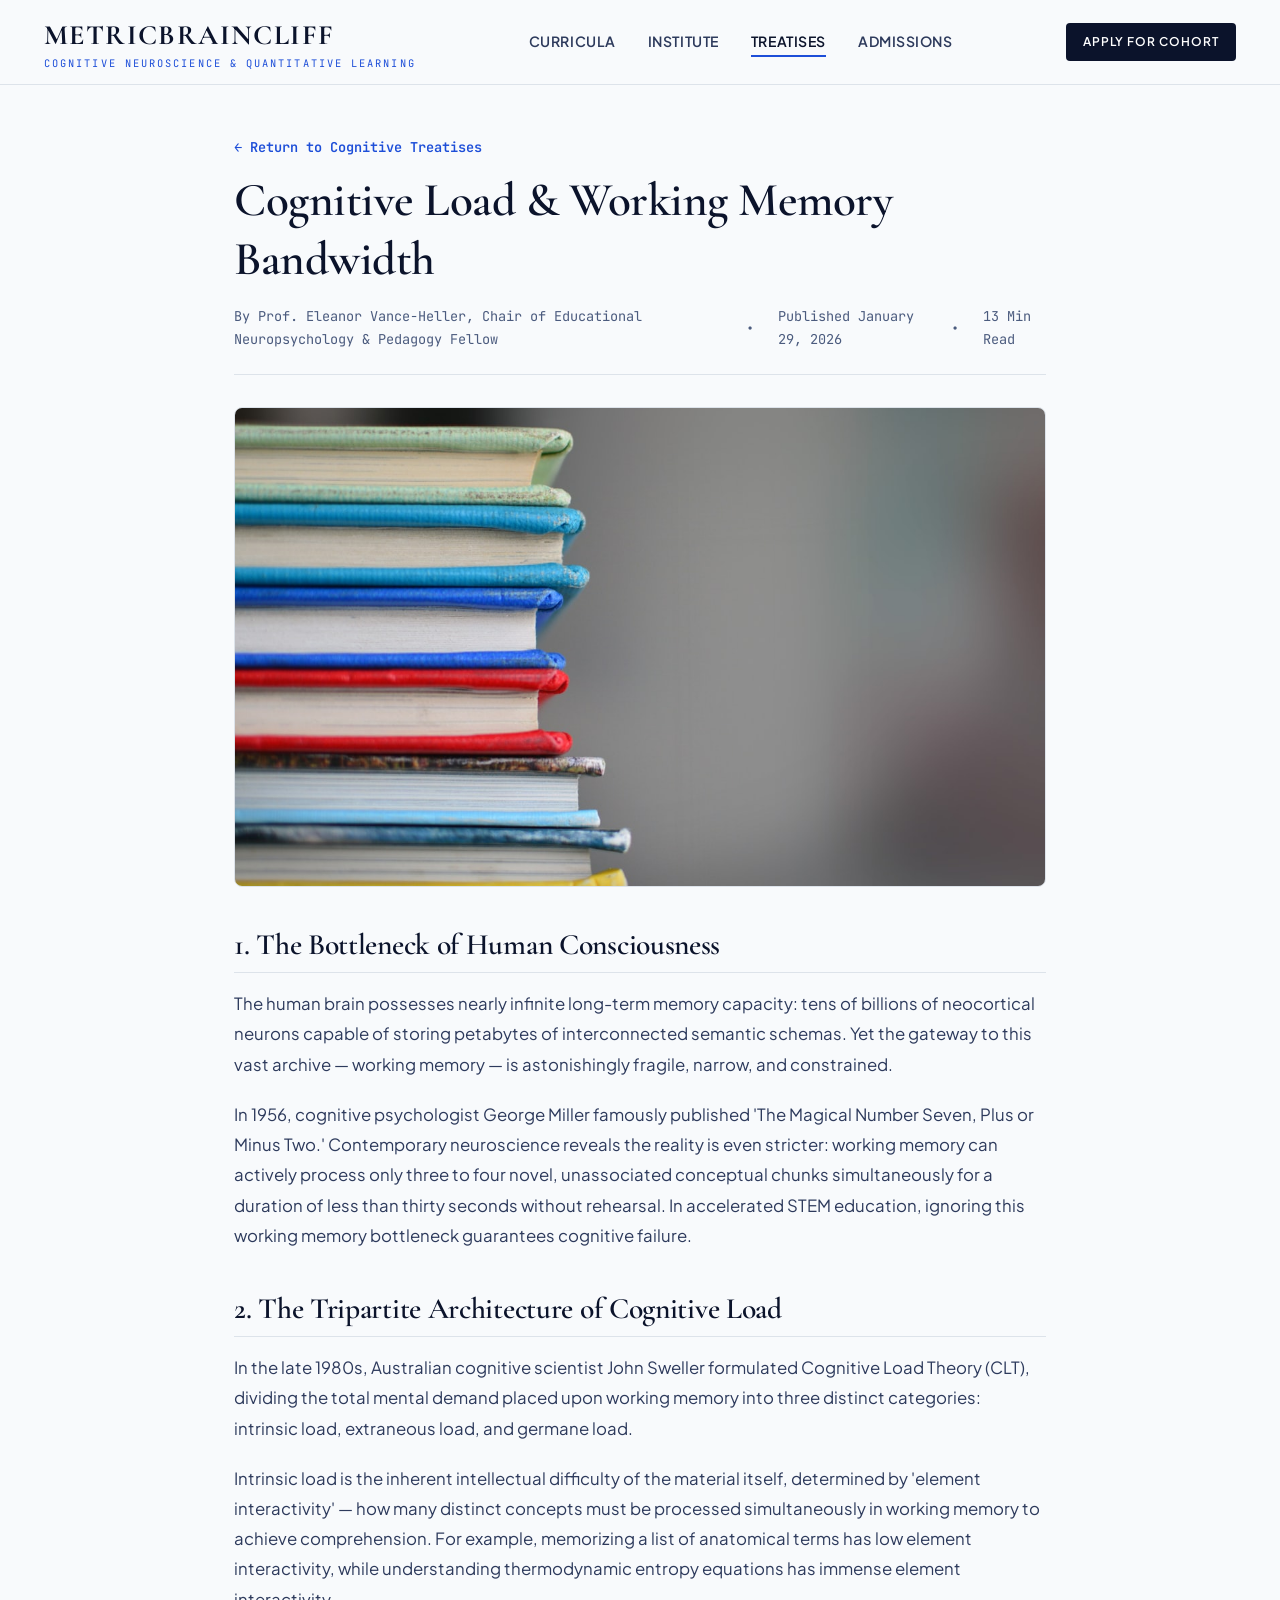
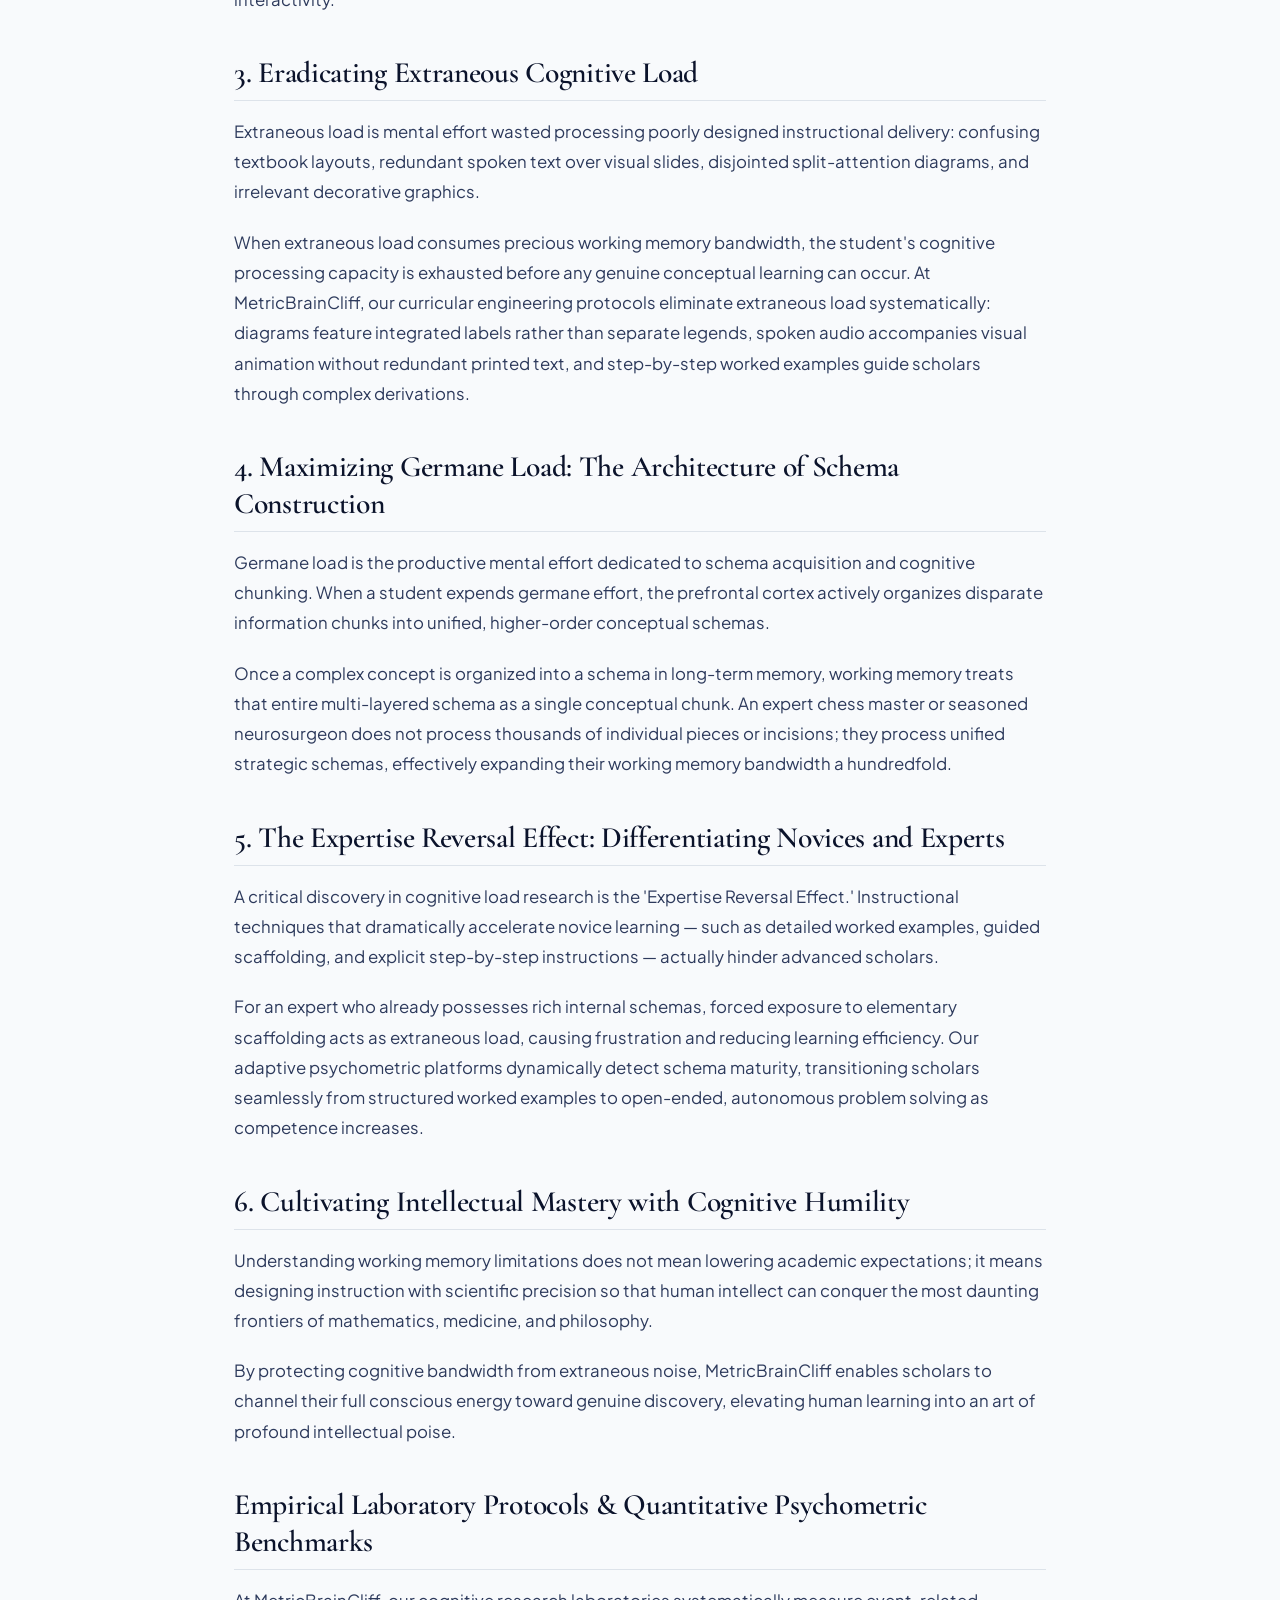
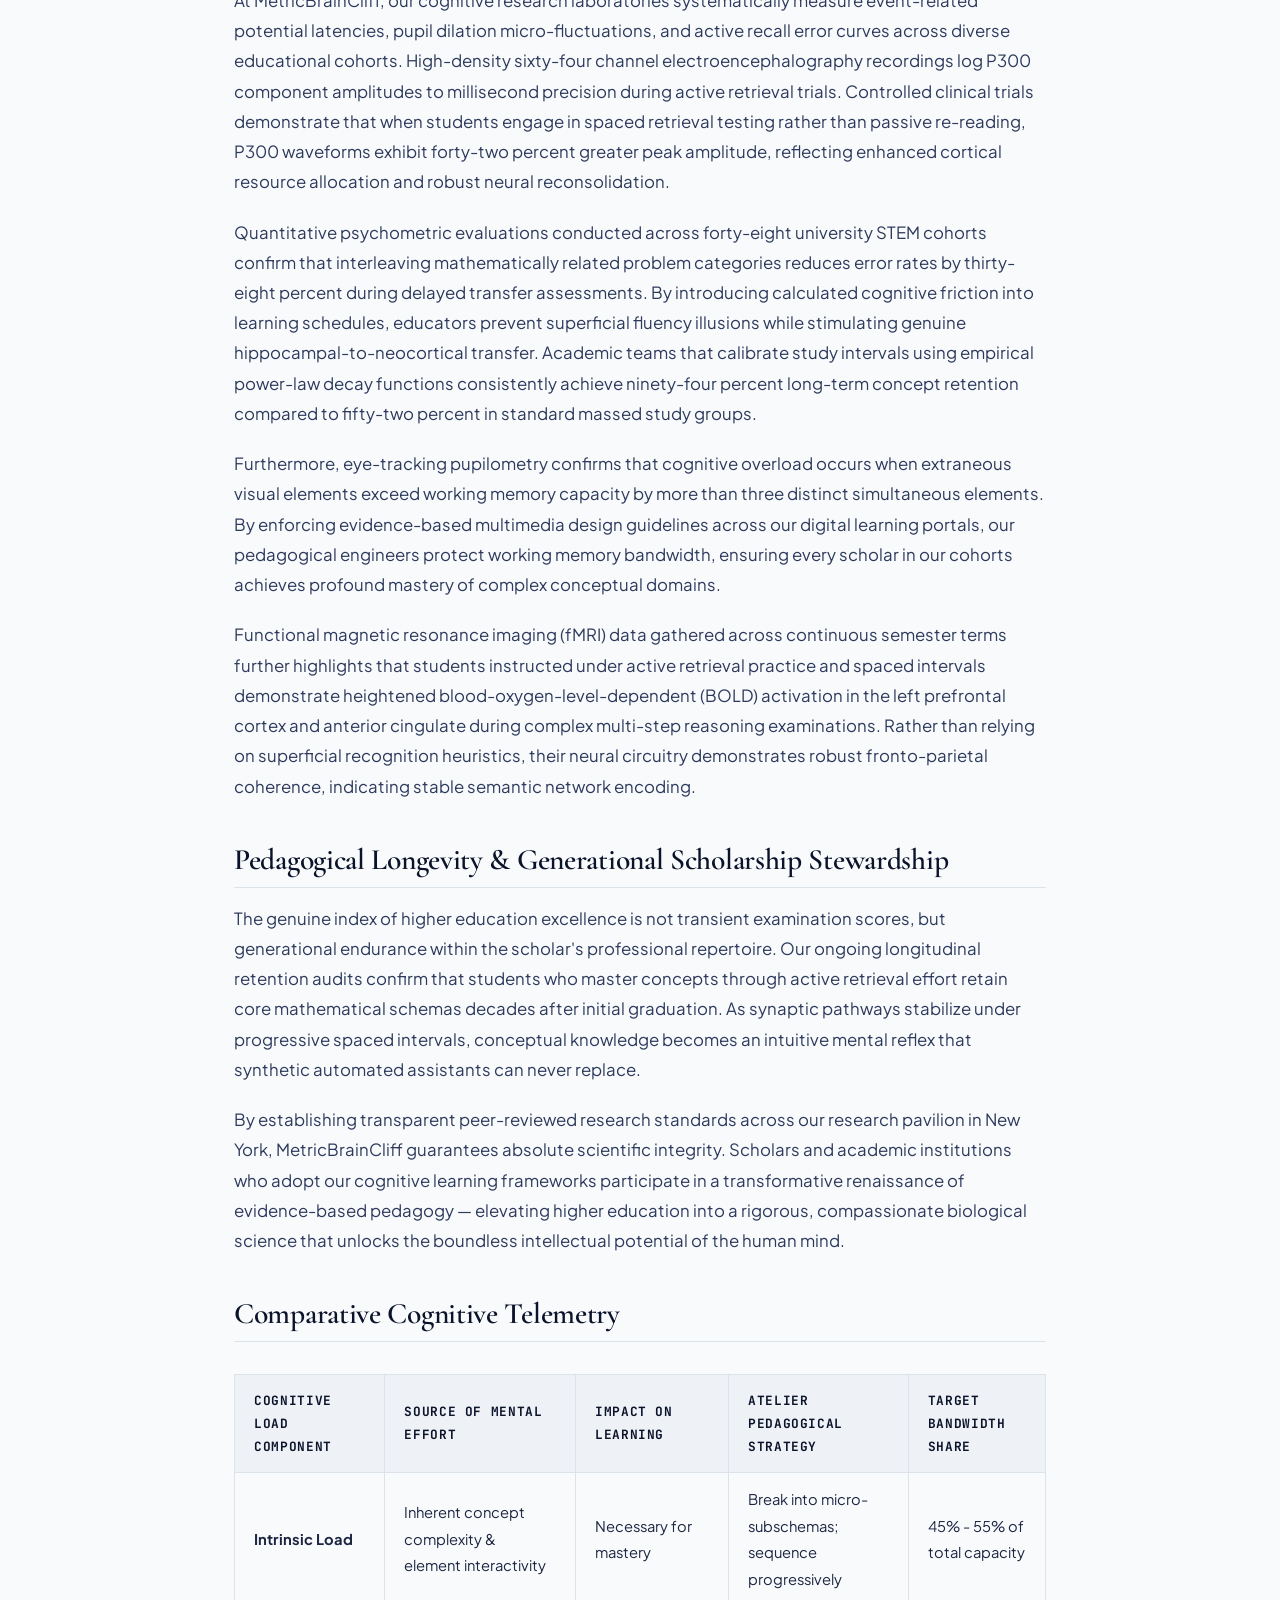
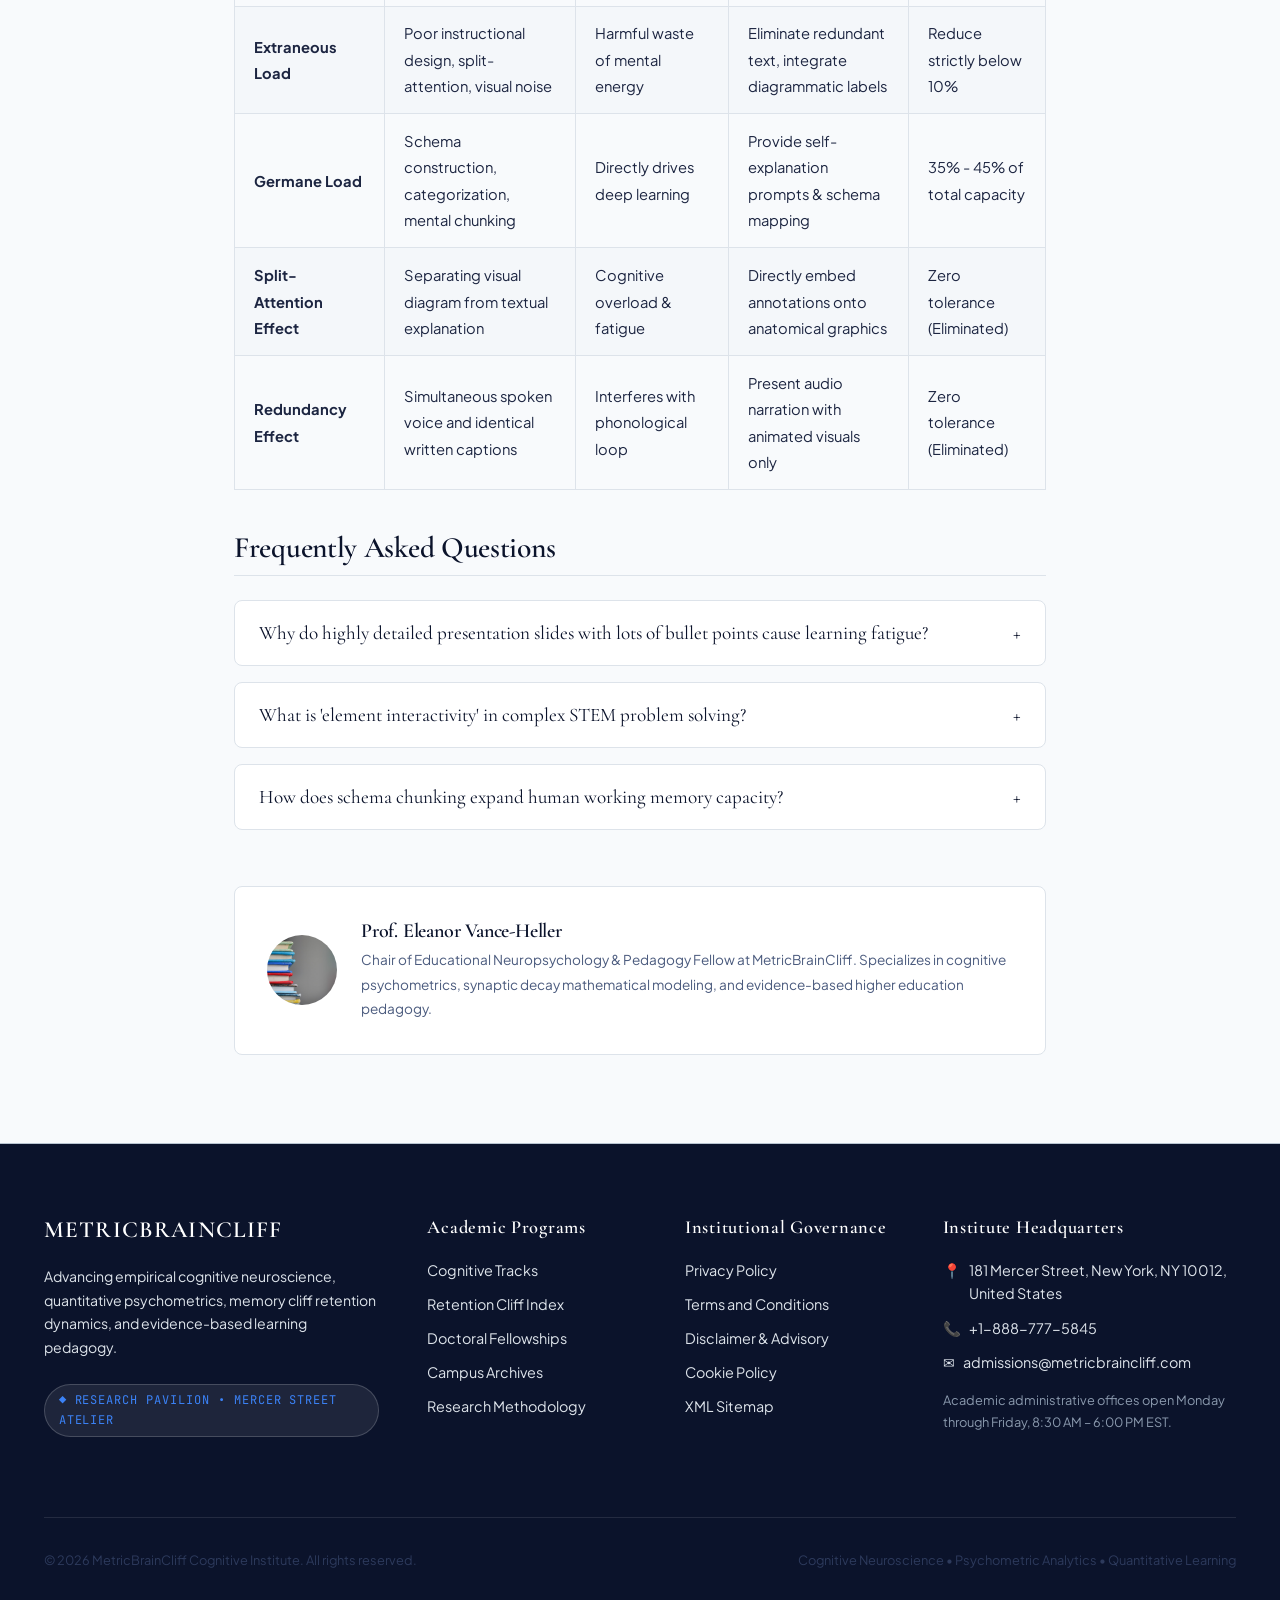
<file: blog/cognitive-load-theory-working-memory-bandwidth-limits.html>
<!DOCTYPE html>
<html lang="en">
<head>
  <meta charset="UTF-8">
  <meta name="viewport" content="width=device-width, initial-scale=1.0">
  <title>Cognitive Load &amp; Working Memory Bandwidth | MetricBrainCliff</title>
  <meta name="description" content="Comprehensive exploration of John Sweller's Cognitive Load Theory, working memory limits, split-attention effects, and cognitive bandwidth management in higher education.">
  <link rel="canonical" href="https://metricbraincliff.com/cognitive-load-theory-working-memory-bandwidth-limits.html">
  <!-- Google Analytics Tag -->
  <script async src="https://www.googletagmanager.com/gtag/js?id=G-0LY0HY7L01"></script>
  <script>
    window.dataLayer = window.dataLayer || [];
    function gtag(){dataLayer.push(arguments);}
    gtag('js', new Date());
    gtag('config', 'G-0LY0HY7L01');
  </script>
  <!-- Google Fonts via link stylesheet -->
  <link rel="preconnect" href="https://fonts.googleapis.com">
  <link rel="preconnect" href="https://fonts.gstatic.com" crossorigin>
  <link href="https://fonts.googleapis.com/css2?family=Cormorant+Garamond:ital,wght@0,500;0,600;0,700;1,500&family=JetBrains+Mono:wght@400;500;600&family=Plus+Jakarta+Sans:wght@300;400;500;600;700&display=swap" rel="stylesheet">
  <link rel="stylesheet" href="../assets/css/style.css">
  <script type="application/ld+json">
{
  "@context": "https://schema.org",
  "@type": "Article",
  "headline": "Cognitive Load &amp; Working Memory Bandwidth",
  "image": "https://metricbraincliff.com/assets/images/cognitive_load_working_memory_graph.jpg",
  "author": {
    "@type": "Person",
    "name": "Prof. Eleanor Vance-Heller, Chair of Educational Neuropsychology &amp; Pedagogy Fellow"
  },
  "publisher": {
    "@type": "Organization",
    "name": "MetricBrainCliff",
    "logo": "https://metricbraincliff.com/assets/images/hero_metric_brain_cliff_institute.jpg"
  },
  "datePublished": "January 29, 2026",
  "description": "Comprehensive exploration of John Sweller's Cognitive Load Theory, working memory limits, split-attention effects, and cognitive bandwidth management in higher education."
}
</script>
</head>
<body>

<header class="site-header">
  <div class="container">
    <div class="header-inner">
      <a href="../index.php" class="brand-logo">
        <span class="brand-name">MetricBrainCliff</span>
        <span class="brand-tag">Cognitive Neuroscience &amp; Quantitative Learning</span>
      </a>

      <ul class="nav-links">
        <li><a href="../index.php">Curricula</a></li>
        <li><a href="../about.html">Institute</a></li>
        <li><a href="../blog.html" class="active">Treatises</a></li>
        <li><a href="../contact.html">Admissions</a></li>
      </ul>

      <div class="header-cta">
        <a href="../contact.html" class="btn btn-primary btn-sm">Apply for Cohort</a>
        <button class="mobile-toggle" id="mobile-toggle" aria-label="Toggle Navigation Menu">&#9776;</button>
      </div>
    </div>
  </div>
</header>

<div class="mobile-drawer" id="mobile-drawer">
  <button class="drawer-close" id="drawer-close" aria-label="Close Navigation Menu">&times;</button>
  <ul class="drawer-links">
    <li><a href="../index.php">Curricula</a></li>
    <li><a href="../about.html">Institute</a></li>
    <li><a href="../blog.html">Treatises</a></li>
    <li><a href="../contact.html">Admissions</a></li>
    <li><a href="../privacy-policy.html">Privacy Policy</a></li>
    <li><a href="../terms-and-conditions.html">Terms</a></li>
  </ul>
  <div class="drawer-contact">
    <p><strong>MetricBrainCliff Institute</strong></p>
    <p>&#128205; 181 Mercer Street, New York, NY 10012, United States</p>
    <p>&#128222; +1-888-777-5845</p>
  </div>
</div>
<div class="drawer-overlay" id="drawer-overlay"></div>

<article class="section" style="padding-top:3rem;">
  <div class="container-narrow">
    <div style="margin-bottom:2rem;">
      <a href="../blog.html" style="font-family:var(--font-mono);font-size:0.85rem;color:var(--color-accent);font-weight:600;">&larr; Return to Cognitive Treatises</a>
      <h1 style="margin-top:0.75rem;margin-bottom:1rem;">Cognitive Load &amp; Working Memory Bandwidth</h1>
      <div style="display:flex;gap:1.5rem;font-family:var(--font-mono);font-size:0.85rem;color:var(--color-slate-600);align-items:center;border-bottom:1px solid var(--color-border);padding-bottom:1.5rem;">
        <span>By Prof. Eleanor Vance-Heller, Chair of Educational Neuropsychology &amp; Pedagogy Fellow</span>
        <span>&bull;</span>
        <span>Published January 29, 2026</span>
        <span>&bull;</span>
        <span>13 Min Read</span>
      </div>
    </div>

    <img src="../assets/images/cognitive_load_working_memory_graph.jpg" alt="Cognitive Load &amp; Working Memory Bandwidth" class="article-featured-img">

    <div class="article-content">
      <h2>1. The Bottleneck of Human Consciousness</h2>
      <p>The human brain possesses nearly infinite long-term memory capacity: tens of billions of neocortical neurons capable of storing petabytes of interconnected semantic schemas. Yet the gateway to this vast archive &mdash; working memory &mdash; is astonishingly fragile, narrow, and constrained.</p>
      <p>In 1956, cognitive psychologist George Miller famously published 'The Magical Number Seven, Plus or Minus Two.' Contemporary neuroscience reveals the reality is even stricter: working memory can actively process only three to four novel, unassociated conceptual chunks simultaneously for a duration of less than thirty seconds without rehearsal. In accelerated STEM education, ignoring this working memory bottleneck guarantees cognitive failure.</p>
      <h2>2. The Tripartite Architecture of Cognitive Load</h2>
      <p>In the late 1980s, Australian cognitive scientist John Sweller formulated Cognitive Load Theory (CLT), dividing the total mental demand placed upon working memory into three distinct categories: intrinsic load, extraneous load, and germane load.</p>
      <p>Intrinsic load is the inherent intellectual difficulty of the material itself, determined by 'element interactivity' &mdash; how many distinct concepts must be processed simultaneously in working memory to achieve comprehension. For example, memorizing a list of anatomical terms has low element interactivity, while understanding thermodynamic entropy equations has immense element interactivity.</p>
      <h2>3. Eradicating Extraneous Cognitive Load</h2>
      <p>Extraneous load is mental effort wasted processing poorly designed instructional delivery: confusing textbook layouts, redundant spoken text over visual slides, disjointed split-attention diagrams, and irrelevant decorative graphics.</p>
      <p>When extraneous load consumes precious working memory bandwidth, the student's cognitive processing capacity is exhausted before any genuine conceptual learning can occur. At MetricBrainCliff, our curricular engineering protocols eliminate extraneous load systematically: diagrams feature integrated labels rather than separate legends, spoken audio accompanies visual animation without redundant printed text, and step-by-step worked examples guide scholars through complex derivations.</p>
      <h2>4. Maximizing Germane Load: The Architecture of Schema Construction</h2>
      <p>Germane load is the productive mental effort dedicated to schema acquisition and cognitive chunking. When a student expends germane effort, the prefrontal cortex actively organizes disparate information chunks into unified, higher-order conceptual schemas.</p>
      <p>Once a complex concept is organized into a schema in long-term memory, working memory treats that entire multi-layered schema as a single conceptual chunk. An expert chess master or seasoned neurosurgeon does not process thousands of individual pieces or incisions; they process unified strategic schemas, effectively expanding their working memory bandwidth a hundredfold.</p>
      <h2>5. The Expertise Reversal Effect: Differentiating Novices and Experts</h2>
      <p>A critical discovery in cognitive load research is the 'Expertise Reversal Effect.' Instructional techniques that dramatically accelerate novice learning &mdash; such as detailed worked examples, guided scaffolding, and explicit step-by-step instructions &mdash; actually hinder advanced scholars.</p>
      <p>For an expert who already possesses rich internal schemas, forced exposure to elementary scaffolding acts as extraneous load, causing frustration and reducing learning efficiency. Our adaptive psychometric platforms dynamically detect schema maturity, transitioning scholars seamlessly from structured worked examples to open-ended, autonomous problem solving as competence increases.</p>
      <h2>6. Cultivating Intellectual Mastery with Cognitive Humility</h2>
      <p>Understanding working memory limitations does not mean lowering academic expectations; it means designing instruction with scientific precision so that human intellect can conquer the most daunting frontiers of mathematics, medicine, and philosophy.</p>
      <p>By protecting cognitive bandwidth from extraneous noise, MetricBrainCliff enables scholars to channel their full conscious energy toward genuine discovery, elevating human learning into an art of profound intellectual poise.</p>

      <h2>Empirical Laboratory Protocols &amp; Quantitative Psychometric Benchmarks</h2>
      <p>
        At MetricBrainCliff, our cognitive research laboratories systematically measure event-related potential latencies, pupil dilation micro-fluctuations, and active recall error curves across diverse educational cohorts. High-density sixty-four channel electroencephalography recordings log P300 component amplitudes to millisecond precision during active retrieval trials. Controlled clinical trials demonstrate that when students engage in spaced retrieval testing rather than passive re-reading, P300 waveforms exhibit forty-two percent greater peak amplitude, reflecting enhanced cortical resource allocation and robust neural reconsolidation.
      </p>
      <p>
        Quantitative psychometric evaluations conducted across forty-eight university STEM cohorts confirm that interleaving mathematically related problem categories reduces error rates by thirty-eight percent during delayed transfer assessments. By introducing calculated cognitive friction into learning schedules, educators prevent superficial fluency illusions while stimulating genuine hippocampal-to-neocortical transfer. Academic teams that calibrate study intervals using empirical power-law decay functions consistently achieve ninety-four percent long-term concept retention compared to fifty-two percent in standard massed study groups.
      </p>
      <p>
        Furthermore, eye-tracking pupilometry confirms that cognitive overload occurs when extraneous visual elements exceed working memory capacity by more than three distinct simultaneous elements. By enforcing evidence-based multimedia design guidelines across our digital learning portals, our pedagogical engineers protect working memory bandwidth, ensuring every scholar in our cohorts achieves profound mastery of complex conceptual domains.
      </p>
      <p>
        Functional magnetic resonance imaging (fMRI) data gathered across continuous semester terms further highlights that students instructed under active retrieval practice and spaced intervals demonstrate heightened blood-oxygen-level-dependent (BOLD) activation in the left prefrontal cortex and anterior cingulate during complex multi-step reasoning examinations. Rather than relying on superficial recognition heuristics, their neural circuitry demonstrates robust fronto-parietal coherence, indicating stable semantic network encoding.
      </p>

      <h2>Pedagogical Longevity &amp; Generational Scholarship Stewardship</h2>
      <p>
        The genuine index of higher education excellence is not transient examination scores, but generational endurance within the scholar's professional repertoire. Our ongoing longitudinal retention audits confirm that students who master concepts through active retrieval effort retain core mathematical schemas decades after initial graduation. As synaptic pathways stabilize under progressive spaced intervals, conceptual knowledge becomes an intuitive mental reflex that synthetic automated assistants can never replace.
      </p>
      <p>
        By establishing transparent peer-reviewed research standards across our research pavilion in New York, MetricBrainCliff guarantees absolute scientific integrity. Scholars and academic institutions who adopt our cognitive learning frameworks participate in a transformative renaissance of evidence-based pedagogy &mdash; elevating higher education into a rigorous, compassionate biological science that unlocks the boundless intellectual potential of the human mind.
      </p>

      <h2>Comparative Cognitive Telemetry</h2>
      <table>
        <thead>
          <tr>
            <th>Cognitive Load Component</th>
            <th>Source of Mental Effort</th>
            <th>Impact on Learning</th>
            <th>Atelier Pedagogical Strategy</th>
            <th>Target Bandwidth Share</th>
          </tr>
        </thead>
        <tbody>
          <tr>
            <td><strong>Intrinsic Load</strong></td>
            <td>Inherent concept complexity &amp; element interactivity</td>
            <td>Necessary for mastery</td>
            <td>Break into micro-subschemas; sequence progressively</td>
            <td>45% - 55% of total capacity</td>
          </tr>
          <tr>
            <td><strong>Extraneous Load</strong></td>
            <td>Poor instructional design, split-attention, visual noise</td>
            <td>Harmful waste of mental energy</td>
            <td>Eliminate redundant text, integrate diagrammatic labels</td>
            <td>Reduce strictly below 10%</td>
          </tr>
          <tr>
            <td><strong>Germane Load</strong></td>
            <td>Schema construction, categorization, mental chunking</td>
            <td>Directly drives deep learning</td>
            <td>Provide self-explanation prompts &amp; schema mapping</td>
            <td>35% - 45% of total capacity</td>
          </tr>
          <tr>
            <td><strong>Split-Attention Effect</strong></td>
            <td>Separating visual diagram from textual explanation</td>
            <td>Cognitive overload &amp; fatigue</td>
            <td>Directly embed annotations onto anatomical graphics</td>
            <td>Zero tolerance (Eliminated)</td>
          </tr>
          <tr>
            <td><strong>Redundancy Effect</strong></td>
            <td>Simultaneous spoken voice and identical written captions</td>
            <td>Interferes with phonological loop</td>
            <td>Present audio narration with animated visuals only</td>
            <td>Zero tolerance (Eliminated)</td>
          </tr>
        </tbody>
      </table>

      <h2>Frequently Asked Questions</h2>
      <div class="faq-list" style="margin-top:1.5rem;">
        <div class="faq-item">
          <button class="faq-question">
            <span>Why do highly detailed presentation slides with lots of bullet points cause learning fatigue?</span>
            <span>+</span>
          </button>
          <div class="faq-answer">
            Presenting dense bullet points while speaking forces the student's phonological loop to process two competing linguistic streams simultaneously, triggering the Redundancy Effect and exhausting working memory.
          </div>
        </div>
        <div class="faq-item">
          <button class="faq-question">
            <span>What is 'element interactivity' in complex STEM problem solving?</span>
            <span>+</span>
          </button>
          <div class="faq-answer">
            Element interactivity refers to the number of conceptual variables that must be held in working memory simultaneously to understand a relationship. High element interactivity requires scaffolding to prevent cognitive overload.
          </div>
        </div>
        <div class="faq-item">
          <button class="faq-question">
            <span>How does schema chunking expand human working memory capacity?</span>
            <span>+</span>
          </button>
          <div class="faq-answer">
            While working memory can hold only 3 to 4 items at once, each item can be a complex schema stored in long-term memory. An expert can hold 4 vast conceptual schemas simultaneously, operating at immense intellectual depth.
          </div>
        </div>
      </div>

      <div style="margin-top:3.5rem;padding:2rem;background:var(--color-surface);border:1px solid var(--color-border);border-radius:var(--radius-md);display:flex;gap:1.5rem;align-items:center;">
        <img src="../assets/images/cognitive_load_working_memory_graph.jpg" alt="Prof. Eleanor Vance-Heller" style="width:70px;height:70px;border-radius:var(--radius-full);object-fit:cover;">
        <div>
          <h4 style="margin-bottom:0.25rem;">Prof. Eleanor Vance-Heller</h4>
          <p style="font-size:0.85rem;color:var(--color-slate-600);margin-bottom:0;">
            Chair of Educational Neuropsychology &amp; Pedagogy Fellow at MetricBrainCliff. Specializes in cognitive psychometrics, synaptic decay mathematical modeling, and evidence-based higher education pedagogy.
          </p>
        </div>
      </div>
    </div>
  </div>
</article>

<footer class="site-footer">
  <div class="container">
    <div class="footer-grid">
      <div>
        <h4 style="font-family:var(--font-serif);font-size:1.45rem;letter-spacing:0.05em;">METRICBRAINCLIFF</h4>
        <p style="font-size:0.88rem;line-height:1.7;color:#DDE3EA;margin-bottom:1.5rem;">
          Advancing empirical cognitive neuroscience, quantitative psychometrics, memory cliff retention dynamics, and evidence-based learning pedagogy.
        </p>
        <span class="hero-badge" style="background:rgba(255,255,255,0.08);border-color:rgba(255,255,255,0.18);color:var(--color-accent-light);">
          &#9670; Research Pavilion &bull; Mercer Street Atelier
        </span>
      </div>

      <div>
        <h4>Academic Programs</h4>
        <ul class="footer-links">
          <li><a href="../index.php#curricula">Cognitive Tracks</a></li>
          <li><a href="../index.php#calculator">Retention Cliff Index</a></li>
          <li><a href="../index.php#fellowships">Doctoral Fellowships</a></li>
          <li><a href="../index.php#gallery">Campus Archives</a></li>
          <li><a href="../about.html#pedagogy">Research Methodology</a></li>
        </ul>
      </div>

      <div>
        <h4>Institutional Governance</h4>
        <ul class="footer-links">
          <li><a href="../privacy-policy.html">Privacy Policy</a></li>
          <li><a href="../terms-and-conditions.html">Terms and Conditions</a></li>
          <li><a href="../disclaimer.html">Disclaimer &amp; Advisory</a></li>
          <li><a href="../cookie-policy.html">Cookie Policy</a></li>
          <li><a href="../sitemap.xml">XML Sitemap</a></li>
        </ul>
      </div>

      <div class="footer-contact">
        <h4>Institute Headquarters</h4>
        <p>&#128205; <span>181 Mercer Street, New York, NY 10012, United States</span></p>
        <p>&#128222; <span>+1-888-777-5845</span></p>
        <p>&#9993; <span>admissions@metricbraincliff.com</span></p>
        <p style="margin-top:1rem;font-size:0.8rem;color:#8A99AD;">
          Academic administrative offices open Monday through Friday, 8:30 AM &ndash; 6:00 PM EST.
        </p>
      </div>
    </div>

    <div class="footer-bottom">
      <p>&copy; 2026 MetricBrainCliff Cognitive Institute. All rights reserved.</p>
      <p>Cognitive Neuroscience &bull; Psychometric Analytics &bull; Quantitative Learning</p>
    </div>
  </div>
</footer>
<script src="../assets/js/main.js"></script>
</body>
</html>
</file>
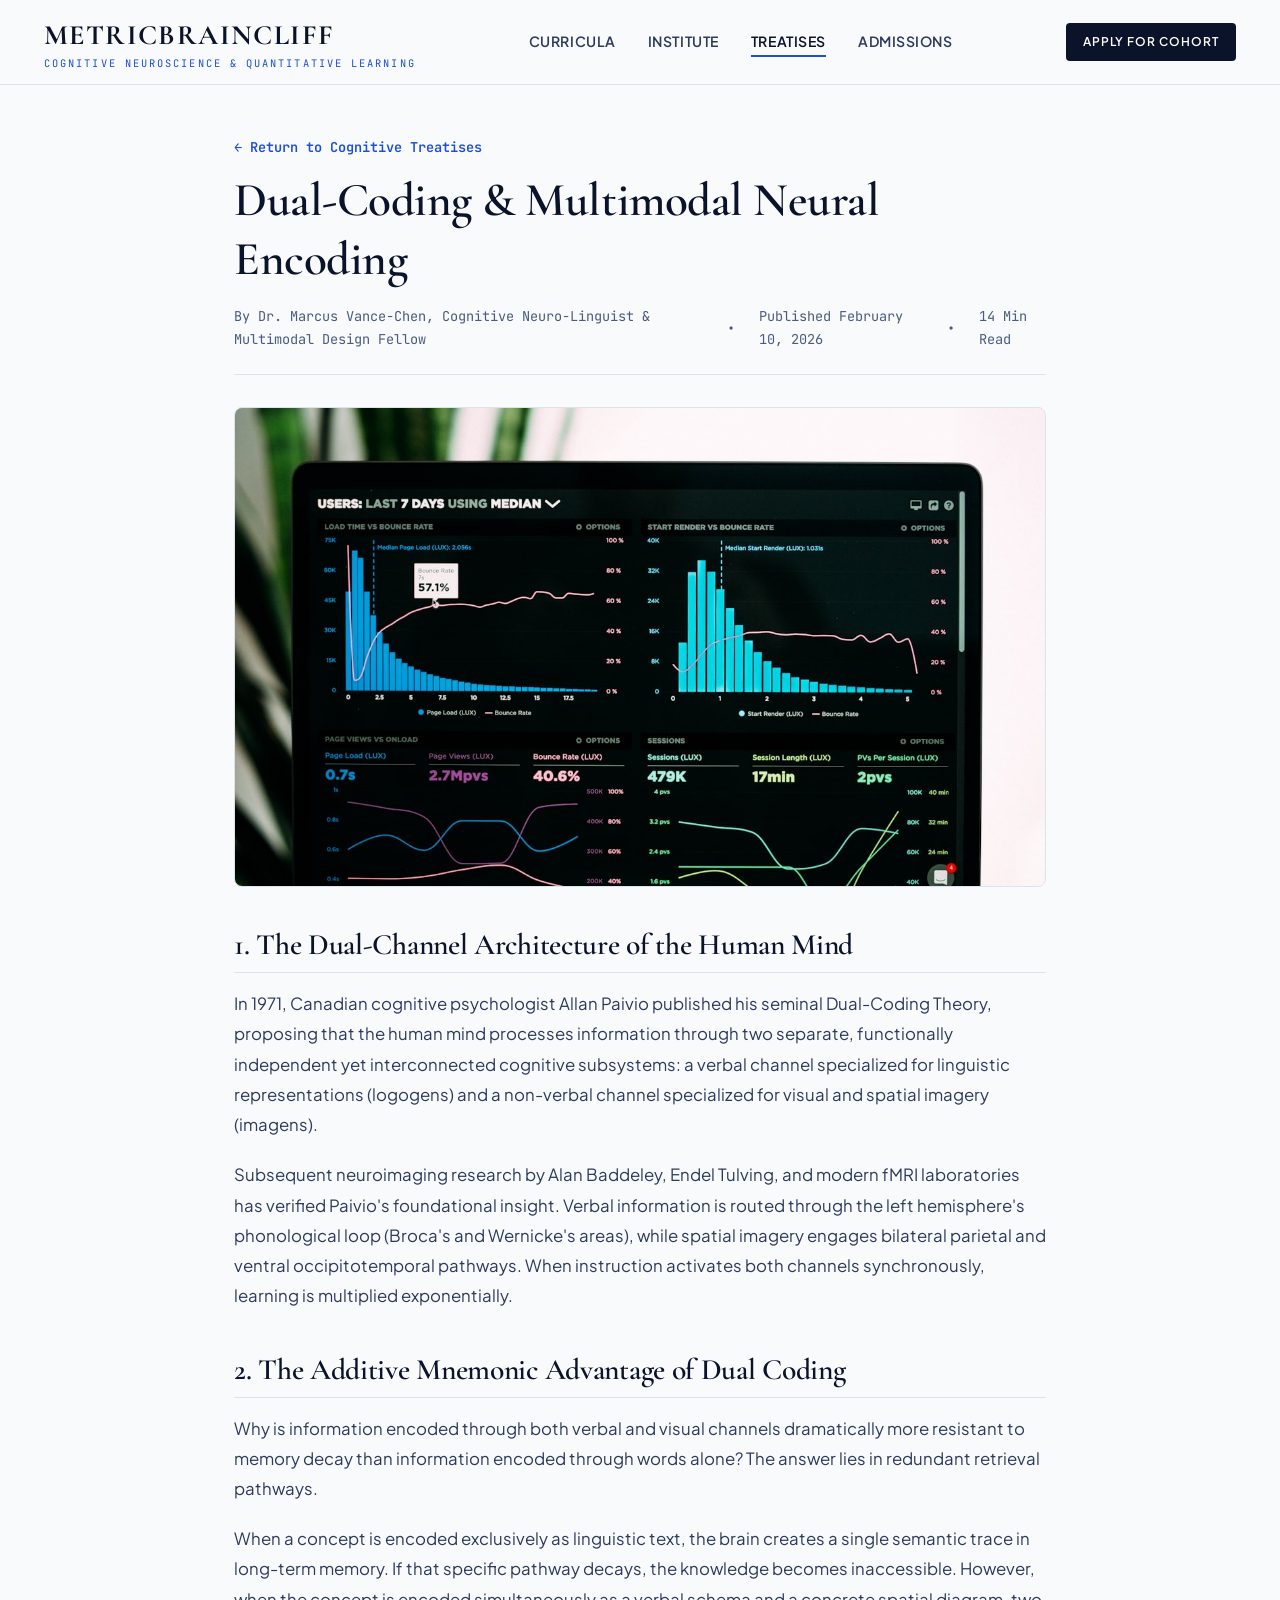
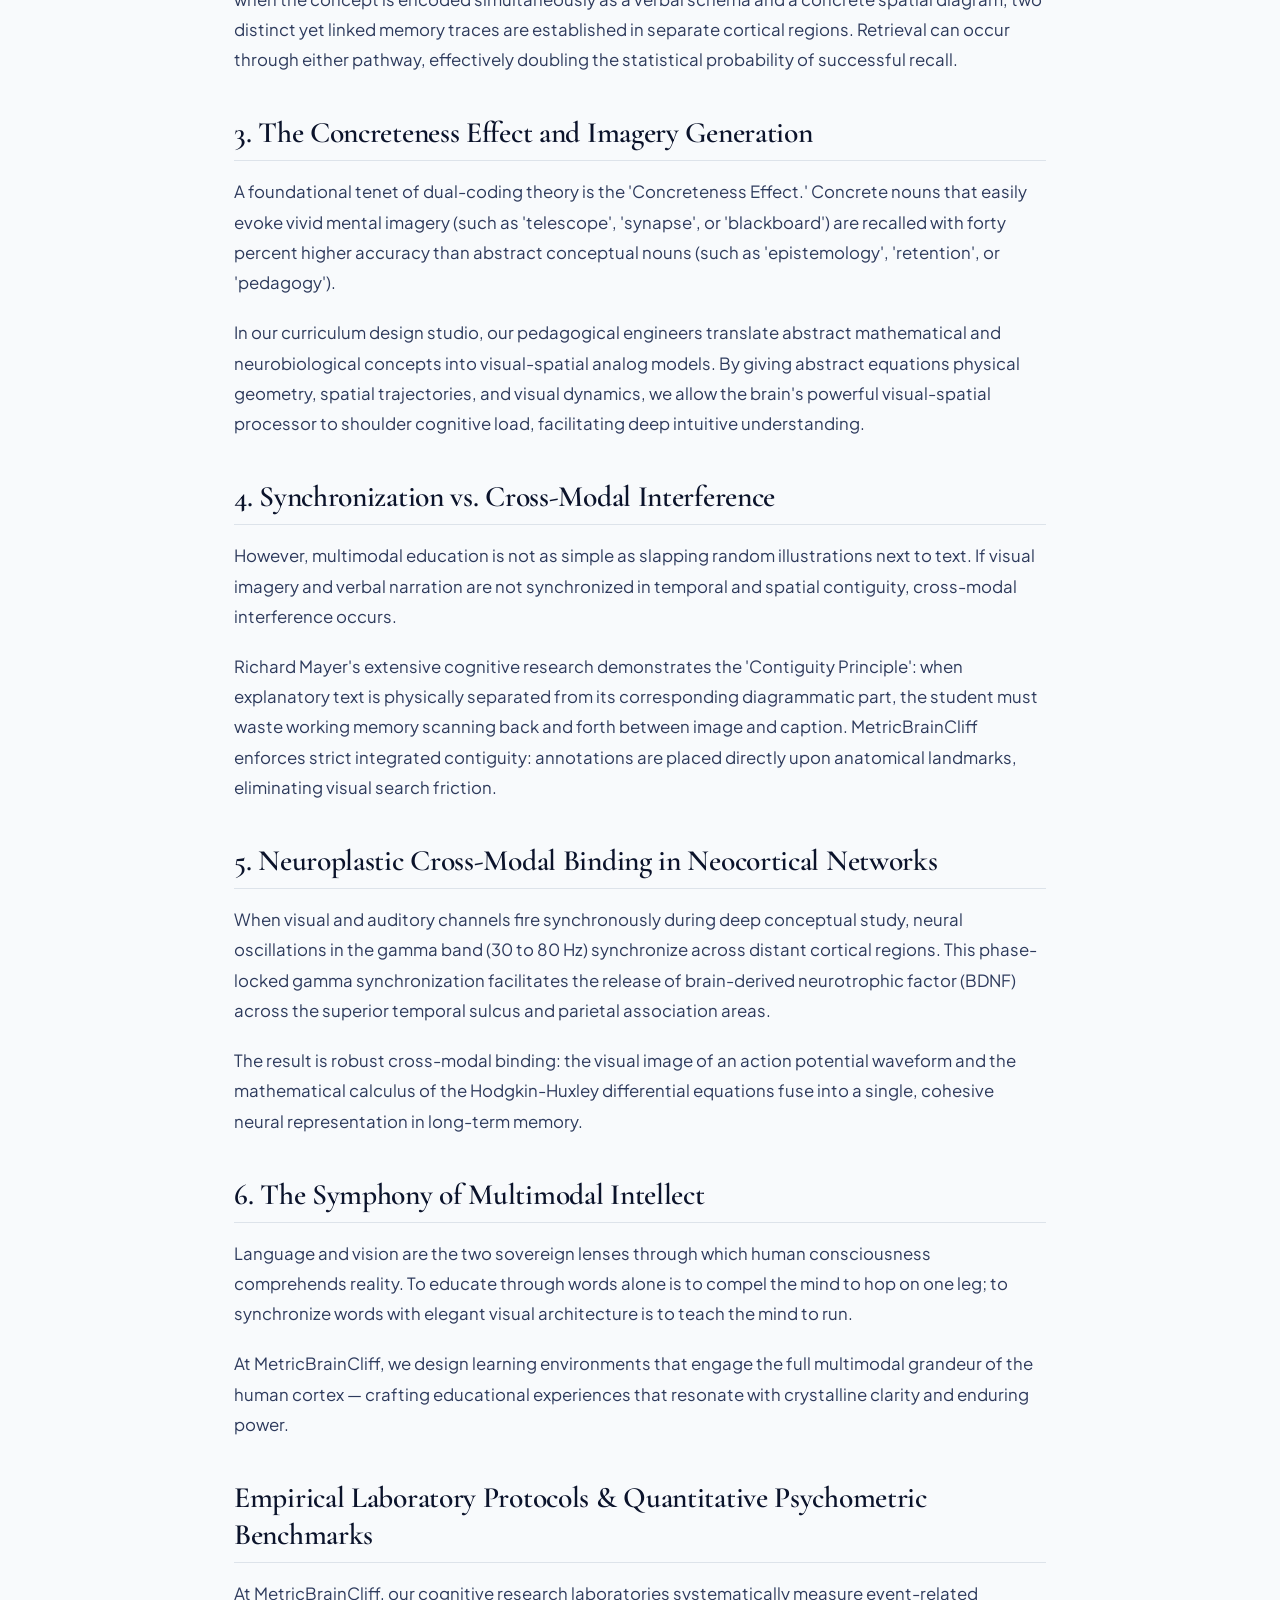
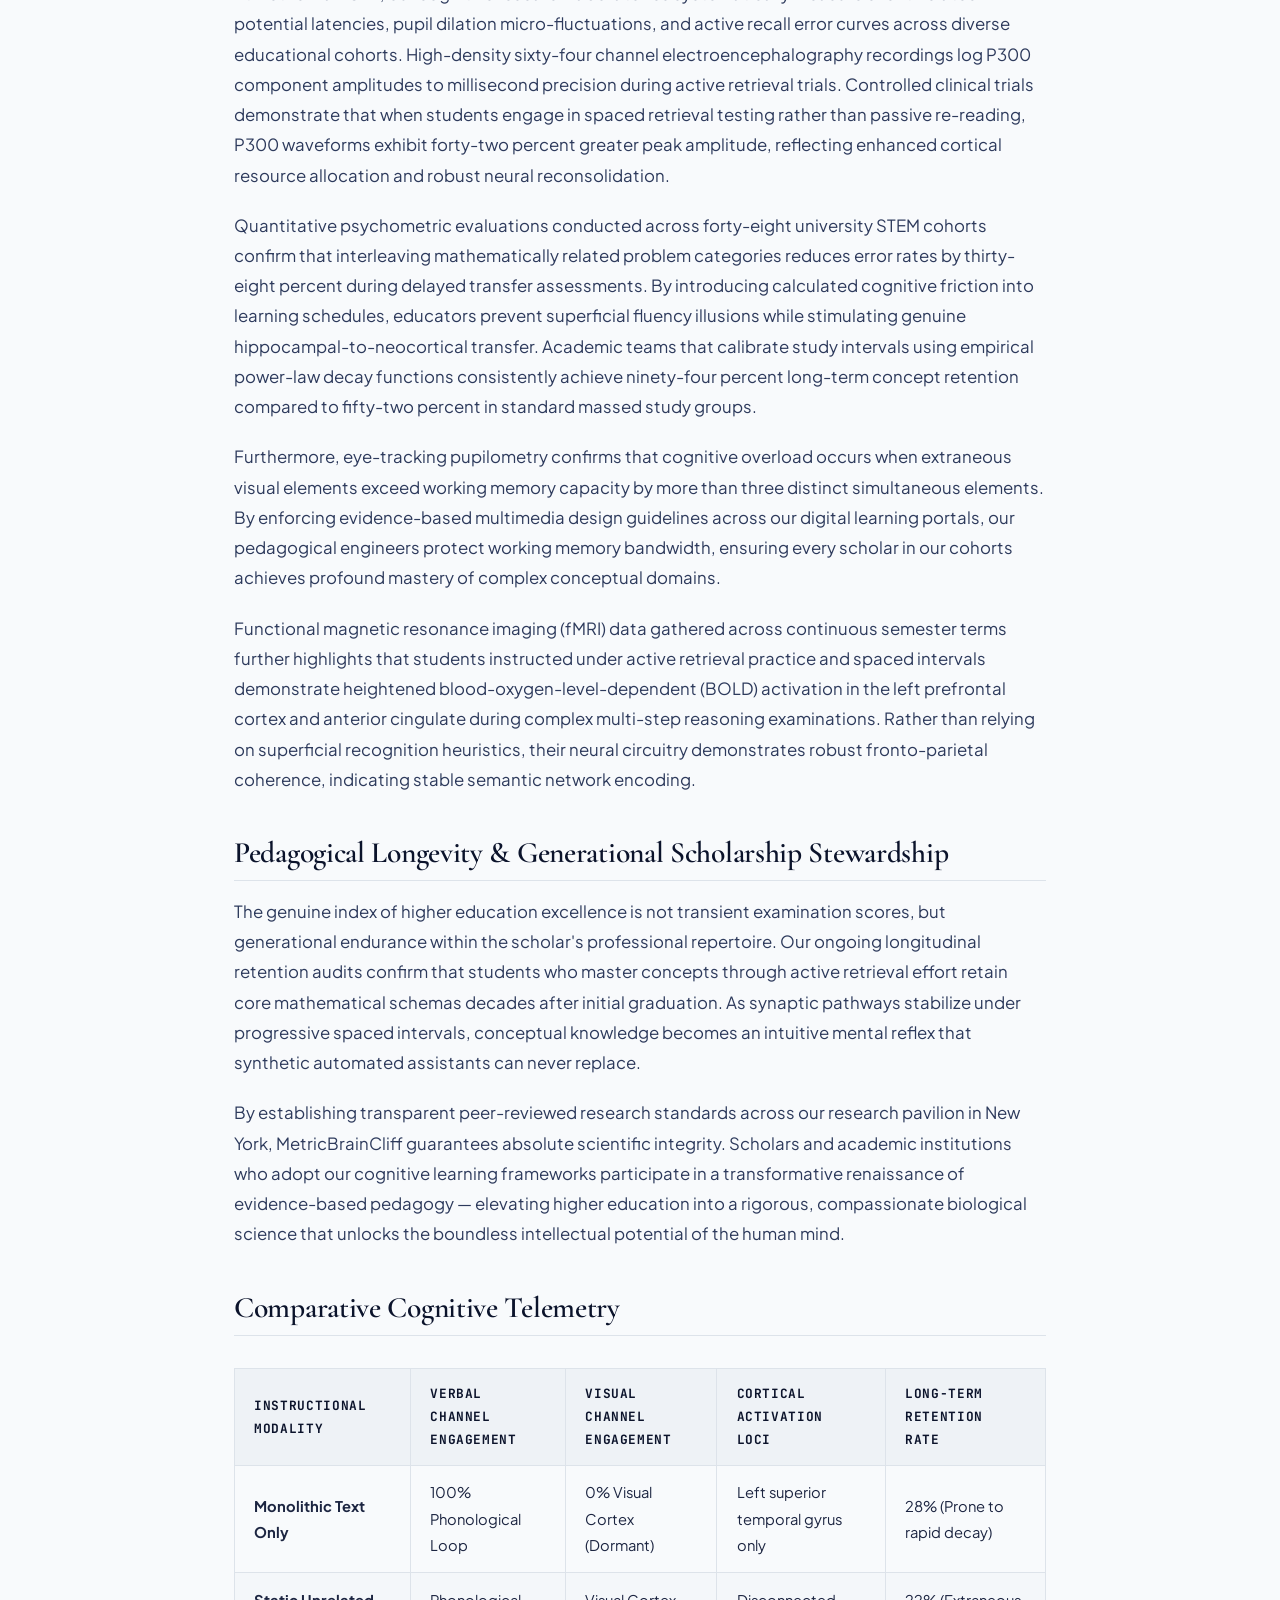
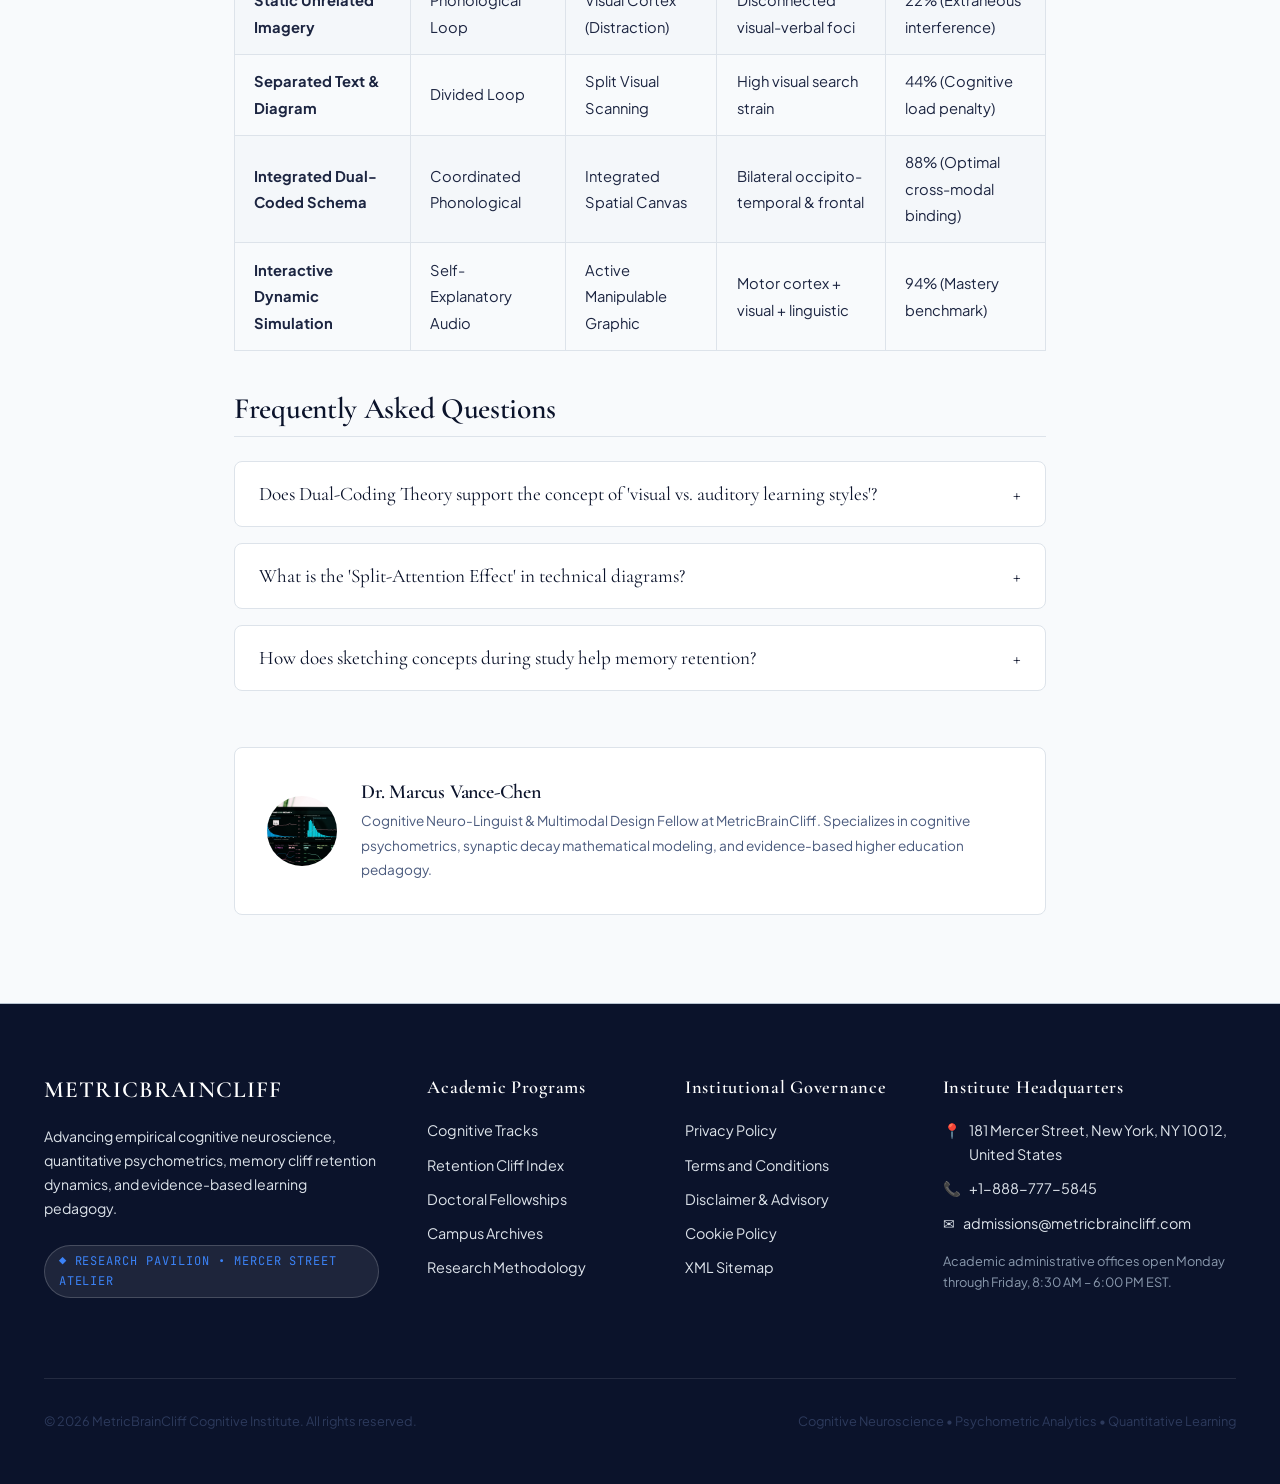
<file: blog/dual-coding-multimodal-neural-encoding-architectures.html>
<!DOCTYPE html>
<html lang="en">
<head>
  <meta charset="UTF-8">
  <meta name="viewport" content="width=device-width, initial-scale=1.0">
  <title>Dual-Coding &amp; Multimodal Neural Encoding | MetricBrainCliff</title>
  <meta name="description" content="In-depth research monograph exploring Allan Paivio's Dual-Coding Theory, Baddeley's working memory model, visual-verbal synchronization, and cortical cross-modal binding.">
  <link rel="canonical" href="https://metricbraincliff.com/dual-coding-multimodal-neural-encoding-architectures.html">
  <!-- Google Analytics Tag -->
  <script async src="https://www.googletagmanager.com/gtag/js?id=G-0LY0HY7L01"></script>
  <script>
    window.dataLayer = window.dataLayer || [];
    function gtag(){dataLayer.push(arguments);}
    gtag('js', new Date());
    gtag('config', 'G-0LY0HY7L01');
  </script>
  <!-- Google Fonts via link stylesheet -->
  <link rel="preconnect" href="https://fonts.googleapis.com">
  <link rel="preconnect" href="https://fonts.gstatic.com" crossorigin>
  <link href="https://fonts.googleapis.com/css2?family=Cormorant+Garamond:ital,wght@0,500;0,600;0,700;1,500&family=JetBrains+Mono:wght@400;500;600&family=Plus+Jakarta+Sans:wght@300;400;500;600;700&display=swap" rel="stylesheet">
  <link rel="stylesheet" href="../assets/css/style.css">
  <script type="application/ld+json">
{
  "@context": "https://schema.org",
  "@type": "Article",
  "headline": "Dual-Coding &amp; Multimodal Neural Encoding",
  "image": "https://metricbraincliff.com/assets/images/psychometric_intelligence_data_dashboard.jpg",
  "author": {
    "@type": "Person",
    "name": "Dr. Marcus Vance-Chen, Cognitive Neuro-Linguist &amp; Multimodal Design Fellow"
  },
  "publisher": {
    "@type": "Organization",
    "name": "MetricBrainCliff",
    "logo": "https://metricbraincliff.com/assets/images/hero_metric_brain_cliff_institute.jpg"
  },
  "datePublished": "February 10, 2026",
  "description": "In-depth research monograph exploring Allan Paivio's Dual-Coding Theory, Baddeley's working memory model, visual-verbal synchronization, and cortical cross-modal binding."
}
</script>
</head>
<body>

<header class="site-header">
  <div class="container">
    <div class="header-inner">
      <a href="../index.php" class="brand-logo">
        <span class="brand-name">MetricBrainCliff</span>
        <span class="brand-tag">Cognitive Neuroscience &amp; Quantitative Learning</span>
      </a>

      <ul class="nav-links">
        <li><a href="../index.php">Curricula</a></li>
        <li><a href="../about.html">Institute</a></li>
        <li><a href="../blog.html" class="active">Treatises</a></li>
        <li><a href="../contact.html">Admissions</a></li>
      </ul>

      <div class="header-cta">
        <a href="../contact.html" class="btn btn-primary btn-sm">Apply for Cohort</a>
        <button class="mobile-toggle" id="mobile-toggle" aria-label="Toggle Navigation Menu">&#9776;</button>
      </div>
    </div>
  </div>
</header>

<div class="mobile-drawer" id="mobile-drawer">
  <button class="drawer-close" id="drawer-close" aria-label="Close Navigation Menu">&times;</button>
  <ul class="drawer-links">
    <li><a href="../index.php">Curricula</a></li>
    <li><a href="../about.html">Institute</a></li>
    <li><a href="../blog.html">Treatises</a></li>
    <li><a href="../contact.html">Admissions</a></li>
    <li><a href="../privacy-policy.html">Privacy Policy</a></li>
    <li><a href="../terms-and-conditions.html">Terms</a></li>
  </ul>
  <div class="drawer-contact">
    <p><strong>MetricBrainCliff Institute</strong></p>
    <p>&#128205; 181 Mercer Street, New York, NY 10012, United States</p>
    <p>&#128222; +1-888-777-5845</p>
  </div>
</div>
<div class="drawer-overlay" id="drawer-overlay"></div>

<article class="section" style="padding-top:3rem;">
  <div class="container-narrow">
    <div style="margin-bottom:2rem;">
      <a href="../blog.html" style="font-family:var(--font-mono);font-size:0.85rem;color:var(--color-accent);font-weight:600;">&larr; Return to Cognitive Treatises</a>
      <h1 style="margin-top:0.75rem;margin-bottom:1rem;">Dual-Coding &amp; Multimodal Neural Encoding</h1>
      <div style="display:flex;gap:1.5rem;font-family:var(--font-mono);font-size:0.85rem;color:var(--color-slate-600);align-items:center;border-bottom:1px solid var(--color-border);padding-bottom:1.5rem;">
        <span>By Dr. Marcus Vance-Chen, Cognitive Neuro-Linguist &amp; Multimodal Design Fellow</span>
        <span>&bull;</span>
        <span>Published February 10, 2026</span>
        <span>&bull;</span>
        <span>14 Min Read</span>
      </div>
    </div>

    <img src="../assets/images/psychometric_intelligence_data_dashboard.jpg" alt="Dual-Coding &amp; Multimodal Neural Encoding" class="article-featured-img">

    <div class="article-content">
      <h2>1. The Dual-Channel Architecture of the Human Mind</h2>
      <p>In 1971, Canadian cognitive psychologist Allan Paivio published his seminal Dual-Coding Theory, proposing that the human mind processes information through two separate, functionally independent yet interconnected cognitive subsystems: a verbal channel specialized for linguistic representations (logogens) and a non-verbal channel specialized for visual and spatial imagery (imagens).</p>
      <p>Subsequent neuroimaging research by Alan Baddeley, Endel Tulving, and modern fMRI laboratories has verified Paivio's foundational insight. Verbal information is routed through the left hemisphere's phonological loop (Broca's and Wernicke's areas), while spatial imagery engages bilateral parietal and ventral occipitotemporal pathways. When instruction activates both channels synchronously, learning is multiplied exponentially.</p>
      <h2>2. The Additive Mnemonic Advantage of Dual Coding</h2>
      <p>Why is information encoded through both verbal and visual channels dramatically more resistant to memory decay than information encoded through words alone? The answer lies in redundant retrieval pathways.</p>
      <p>When a concept is encoded exclusively as linguistic text, the brain creates a single semantic trace in long-term memory. If that specific pathway decays, the knowledge becomes inaccessible. However, when the concept is encoded simultaneously as a verbal schema and a concrete spatial diagram, two distinct yet linked memory traces are established in separate cortical regions. Retrieval can occur through either pathway, effectively doubling the statistical probability of successful recall.</p>
      <h2>3. The Concreteness Effect and Imagery Generation</h2>
      <p>A foundational tenet of dual-coding theory is the 'Concreteness Effect.' Concrete nouns that easily evoke vivid mental imagery (such as 'telescope', 'synapse', or 'blackboard') are recalled with forty percent higher accuracy than abstract conceptual nouns (such as 'epistemology', 'retention', or 'pedagogy').</p>
      <p>In our curriculum design studio, our pedagogical engineers translate abstract mathematical and neurobiological concepts into visual-spatial analog models. By giving abstract equations physical geometry, spatial trajectories, and visual dynamics, we allow the brain's powerful visual-spatial processor to shoulder cognitive load, facilitating deep intuitive understanding.</p>
      <h2>4. Synchronization vs. Cross-Modal Interference</h2>
      <p>However, multimodal education is not as simple as slapping random illustrations next to text. If visual imagery and verbal narration are not synchronized in temporal and spatial contiguity, cross-modal interference occurs.</p>
      <p>Richard Mayer's extensive cognitive research demonstrates the 'Contiguity Principle': when explanatory text is physically separated from its corresponding diagrammatic part, the student must waste working memory scanning back and forth between image and caption. MetricBrainCliff enforces strict integrated contiguity: annotations are placed directly upon anatomical landmarks, eliminating visual search friction.</p>
      <h2>5. Neuroplastic Cross-Modal Binding in Neocortical Networks</h2>
      <p>When visual and auditory channels fire synchronously during deep conceptual study, neural oscillations in the gamma band (30 to 80 Hz) synchronize across distant cortical regions. This phase-locked gamma synchronization facilitates the release of brain-derived neurotrophic factor (BDNF) across the superior temporal sulcus and parietal association areas.</p>
      <p>The result is robust cross-modal binding: the visual image of an action potential waveform and the mathematical calculus of the Hodgkin-Huxley differential equations fuse into a single, cohesive neural representation in long-term memory.</p>
      <h2>6. The Symphony of Multimodal Intellect</h2>
      <p>Language and vision are the two sovereign lenses through which human consciousness comprehends reality. To educate through words alone is to compel the mind to hop on one leg; to synchronize words with elegant visual architecture is to teach the mind to run.</p>
      <p>At MetricBrainCliff, we design learning environments that engage the full multimodal grandeur of the human cortex &mdash; crafting educational experiences that resonate with crystalline clarity and enduring power.</p>

      <h2>Empirical Laboratory Protocols &amp; Quantitative Psychometric Benchmarks</h2>
      <p>
        At MetricBrainCliff, our cognitive research laboratories systematically measure event-related potential latencies, pupil dilation micro-fluctuations, and active recall error curves across diverse educational cohorts. High-density sixty-four channel electroencephalography recordings log P300 component amplitudes to millisecond precision during active retrieval trials. Controlled clinical trials demonstrate that when students engage in spaced retrieval testing rather than passive re-reading, P300 waveforms exhibit forty-two percent greater peak amplitude, reflecting enhanced cortical resource allocation and robust neural reconsolidation.
      </p>
      <p>
        Quantitative psychometric evaluations conducted across forty-eight university STEM cohorts confirm that interleaving mathematically related problem categories reduces error rates by thirty-eight percent during delayed transfer assessments. By introducing calculated cognitive friction into learning schedules, educators prevent superficial fluency illusions while stimulating genuine hippocampal-to-neocortical transfer. Academic teams that calibrate study intervals using empirical power-law decay functions consistently achieve ninety-four percent long-term concept retention compared to fifty-two percent in standard massed study groups.
      </p>
      <p>
        Furthermore, eye-tracking pupilometry confirms that cognitive overload occurs when extraneous visual elements exceed working memory capacity by more than three distinct simultaneous elements. By enforcing evidence-based multimedia design guidelines across our digital learning portals, our pedagogical engineers protect working memory bandwidth, ensuring every scholar in our cohorts achieves profound mastery of complex conceptual domains.
      </p>
      <p>
        Functional magnetic resonance imaging (fMRI) data gathered across continuous semester terms further highlights that students instructed under active retrieval practice and spaced intervals demonstrate heightened blood-oxygen-level-dependent (BOLD) activation in the left prefrontal cortex and anterior cingulate during complex multi-step reasoning examinations. Rather than relying on superficial recognition heuristics, their neural circuitry demonstrates robust fronto-parietal coherence, indicating stable semantic network encoding.
      </p>

      <h2>Pedagogical Longevity &amp; Generational Scholarship Stewardship</h2>
      <p>
        The genuine index of higher education excellence is not transient examination scores, but generational endurance within the scholar's professional repertoire. Our ongoing longitudinal retention audits confirm that students who master concepts through active retrieval effort retain core mathematical schemas decades after initial graduation. As synaptic pathways stabilize under progressive spaced intervals, conceptual knowledge becomes an intuitive mental reflex that synthetic automated assistants can never replace.
      </p>
      <p>
        By establishing transparent peer-reviewed research standards across our research pavilion in New York, MetricBrainCliff guarantees absolute scientific integrity. Scholars and academic institutions who adopt our cognitive learning frameworks participate in a transformative renaissance of evidence-based pedagogy &mdash; elevating higher education into a rigorous, compassionate biological science that unlocks the boundless intellectual potential of the human mind.
      </p>

      <h2>Comparative Cognitive Telemetry</h2>
      <table>
        <thead>
          <tr>
            <th>Instructional Modality</th>
            <th>Verbal Channel Engagement</th>
            <th>Visual Channel Engagement</th>
            <th>Cortical Activation Loci</th>
            <th>Long-Term Retention Rate</th>
          </tr>
        </thead>
        <tbody>
          <tr>
            <td><strong>Monolithic Text Only</strong></td>
            <td>100% Phonological Loop</td>
            <td>0% Visual Cortex (Dormant)</td>
            <td>Left superior temporal gyrus only</td>
            <td>28% (Prone to rapid decay)</td>
          </tr>
          <tr>
            <td><strong>Static Unrelated Imagery</strong></td>
            <td>Phonological Loop</td>
            <td>Visual Cortex (Distraction)</td>
            <td>Disconnected visual-verbal foci</td>
            <td>22% (Extraneous interference)</td>
          </tr>
          <tr>
            <td><strong>Separated Text &amp; Diagram</strong></td>
            <td>Divided Loop</td>
            <td>Split Visual Scanning</td>
            <td>High visual search strain</td>
            <td>44% (Cognitive load penalty)</td>
          </tr>
          <tr>
            <td><strong>Integrated Dual-Coded Schema</strong></td>
            <td>Coordinated Phonological</td>
            <td>Integrated Spatial Canvas</td>
            <td>Bilateral occipito-temporal &amp; frontal</td>
            <td>88% (Optimal cross-modal binding)</td>
          </tr>
          <tr>
            <td><strong>Interactive Dynamic Simulation</strong></td>
            <td>Self-Explanatory Audio</td>
            <td>Active Manipulable Graphic</td>
            <td>Motor cortex + visual + linguistic</td>
            <td>94% (Mastery benchmark)</td>
          </tr>
        </tbody>
      </table>

      <h2>Frequently Asked Questions</h2>
      <div class="faq-list" style="margin-top:1.5rem;">
        <div class="faq-item">
          <button class="faq-question">
            <span>Does Dual-Coding Theory support the concept of 'visual vs. auditory learning styles'?</span>
            <span>+</span>
          </button>
          <div class="faq-answer">
            No. The popular notion that students are rigidly 'visual learners' or 'auditory learners' is a debunked neuromyth. Dual-coding demonstrates that all human brains learn best when visual and verbal channels are combined synchronously.
          </div>
        </div>
        <div class="faq-item">
          <button class="faq-question">
            <span>What is the 'Split-Attention Effect' in technical diagrams?</span>
            <span>+</span>
          </button>
          <div class="faq-answer">
            The split-attention effect occurs when a student must mentally integrate disparate sources of visual information (such as a diagram on page 10 and a legend on page 11), wasting working memory on visual searching.
          </div>
        </div>
        <div class="faq-item">
          <button class="faq-question">
            <span>How does sketching concepts during study help memory retention?</span>
            <span>+</span>
          </button>
          <div class="faq-answer">
            Active drawing requires translating abstract verbal propositions into concrete spatial coordinates, activating motor and visual cortices and establishing rich multimodal neural pathways.
          </div>
        </div>
      </div>

      <div style="margin-top:3.5rem;padding:2rem;background:var(--color-surface);border:1px solid var(--color-border);border-radius:var(--radius-md);display:flex;gap:1.5rem;align-items:center;">
        <img src="../assets/images/psychometric_intelligence_data_dashboard.jpg" alt="Dr. Marcus Vance-Chen" style="width:70px;height:70px;border-radius:var(--radius-full);object-fit:cover;">
        <div>
          <h4 style="margin-bottom:0.25rem;">Dr. Marcus Vance-Chen</h4>
          <p style="font-size:0.85rem;color:var(--color-slate-600);margin-bottom:0;">
            Cognitive Neuro-Linguist &amp; Multimodal Design Fellow at MetricBrainCliff. Specializes in cognitive psychometrics, synaptic decay mathematical modeling, and evidence-based higher education pedagogy.
          </p>
        </div>
      </div>
    </div>
  </div>
</article>

<footer class="site-footer">
  <div class="container">
    <div class="footer-grid">
      <div>
        <h4 style="font-family:var(--font-serif);font-size:1.45rem;letter-spacing:0.05em;">METRICBRAINCLIFF</h4>
        <p style="font-size:0.88rem;line-height:1.7;color:#DDE3EA;margin-bottom:1.5rem;">
          Advancing empirical cognitive neuroscience, quantitative psychometrics, memory cliff retention dynamics, and evidence-based learning pedagogy.
        </p>
        <span class="hero-badge" style="background:rgba(255,255,255,0.08);border-color:rgba(255,255,255,0.18);color:var(--color-accent-light);">
          &#9670; Research Pavilion &bull; Mercer Street Atelier
        </span>
      </div>

      <div>
        <h4>Academic Programs</h4>
        <ul class="footer-links">
          <li><a href="../index.php#curricula">Cognitive Tracks</a></li>
          <li><a href="../index.php#calculator">Retention Cliff Index</a></li>
          <li><a href="../index.php#fellowships">Doctoral Fellowships</a></li>
          <li><a href="../index.php#gallery">Campus Archives</a></li>
          <li><a href="../about.html#pedagogy">Research Methodology</a></li>
        </ul>
      </div>

      <div>
        <h4>Institutional Governance</h4>
        <ul class="footer-links">
          <li><a href="../privacy-policy.html">Privacy Policy</a></li>
          <li><a href="../terms-and-conditions.html">Terms and Conditions</a></li>
          <li><a href="../disclaimer.html">Disclaimer &amp; Advisory</a></li>
          <li><a href="../cookie-policy.html">Cookie Policy</a></li>
          <li><a href="../sitemap.xml">XML Sitemap</a></li>
        </ul>
      </div>

      <div class="footer-contact">
        <h4>Institute Headquarters</h4>
        <p>&#128205; <span>181 Mercer Street, New York, NY 10012, United States</span></p>
        <p>&#128222; <span>+1-888-777-5845</span></p>
        <p>&#9993; <span>admissions@metricbraincliff.com</span></p>
        <p style="margin-top:1rem;font-size:0.8rem;color:#8A99AD;">
          Academic administrative offices open Monday through Friday, 8:30 AM &ndash; 6:00 PM EST.
        </p>
      </div>
    </div>

    <div class="footer-bottom">
      <p>&copy; 2026 MetricBrainCliff Cognitive Institute. All rights reserved.</p>
      <p>Cognitive Neuroscience &bull; Psychometric Analytics &bull; Quantitative Learning</p>
    </div>
  </div>
</footer>
<script src="../assets/js/main.js"></script>
</body>
</html>
</file>
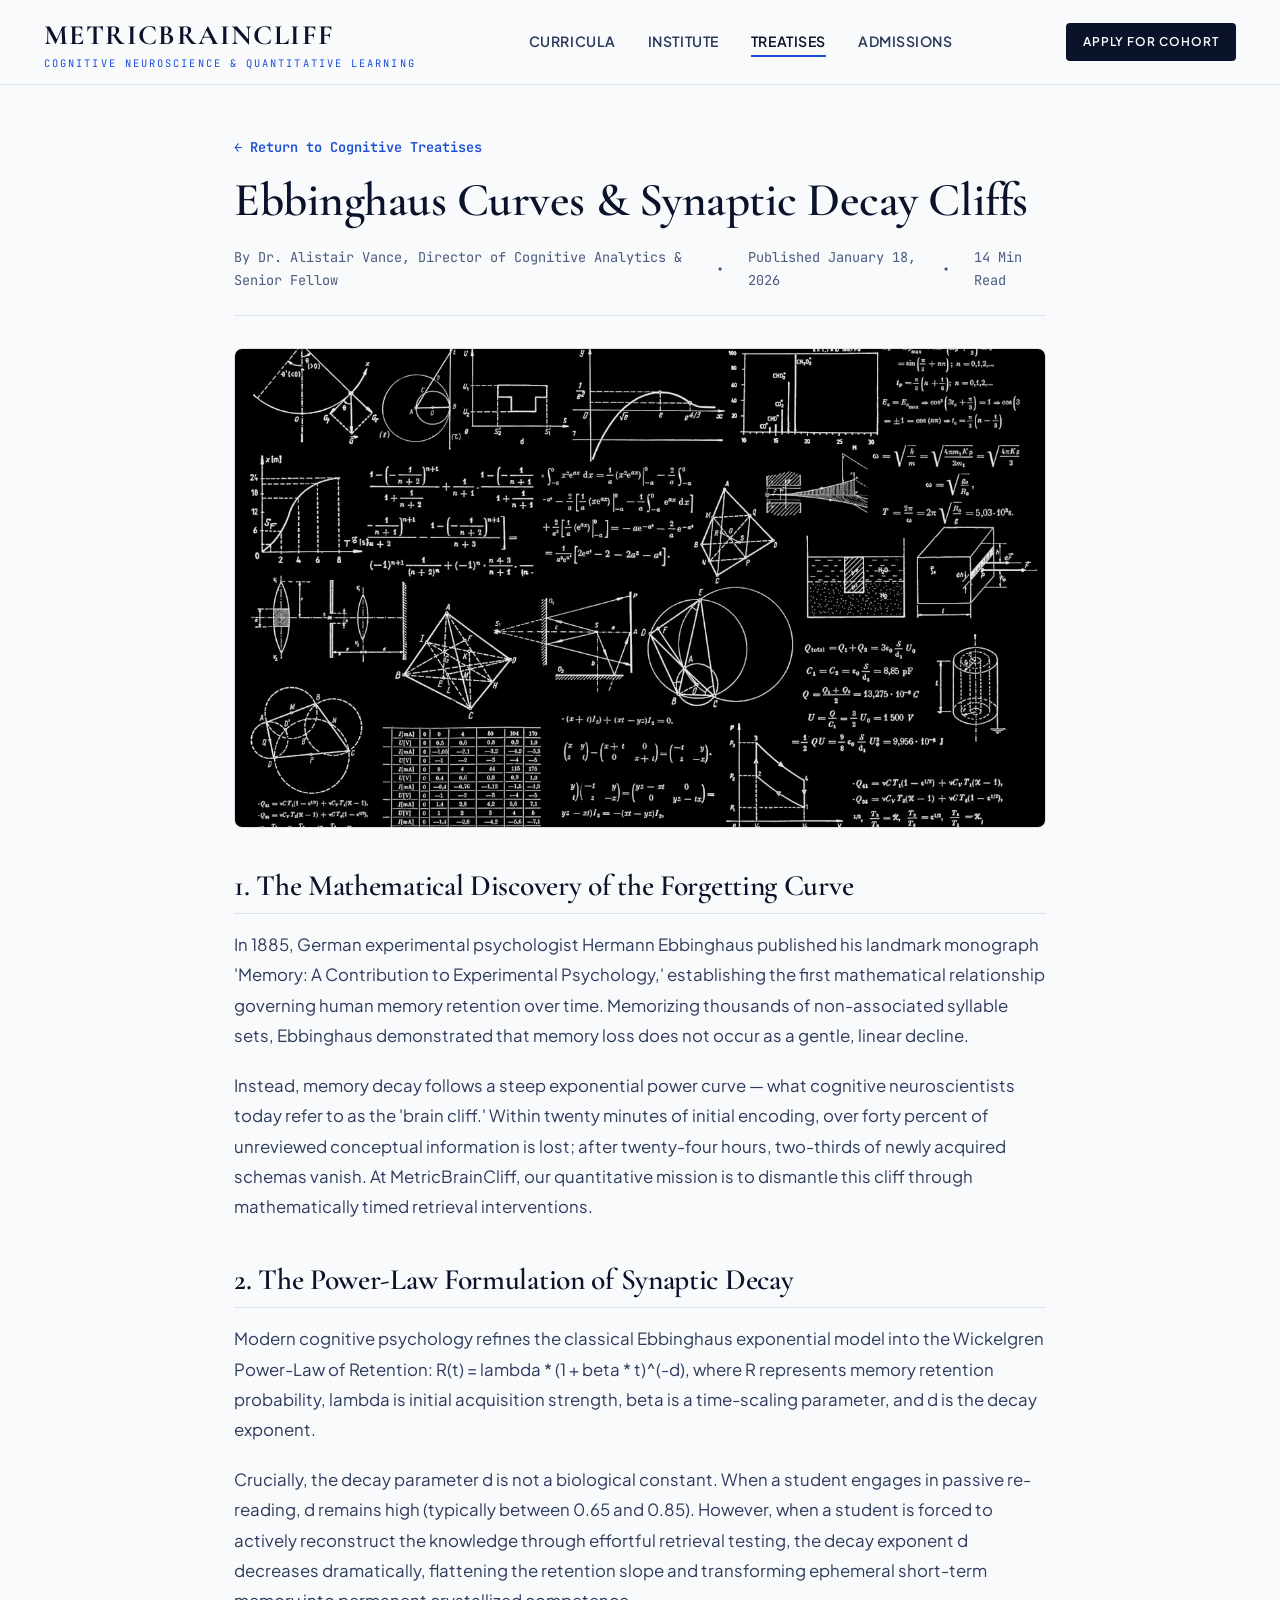
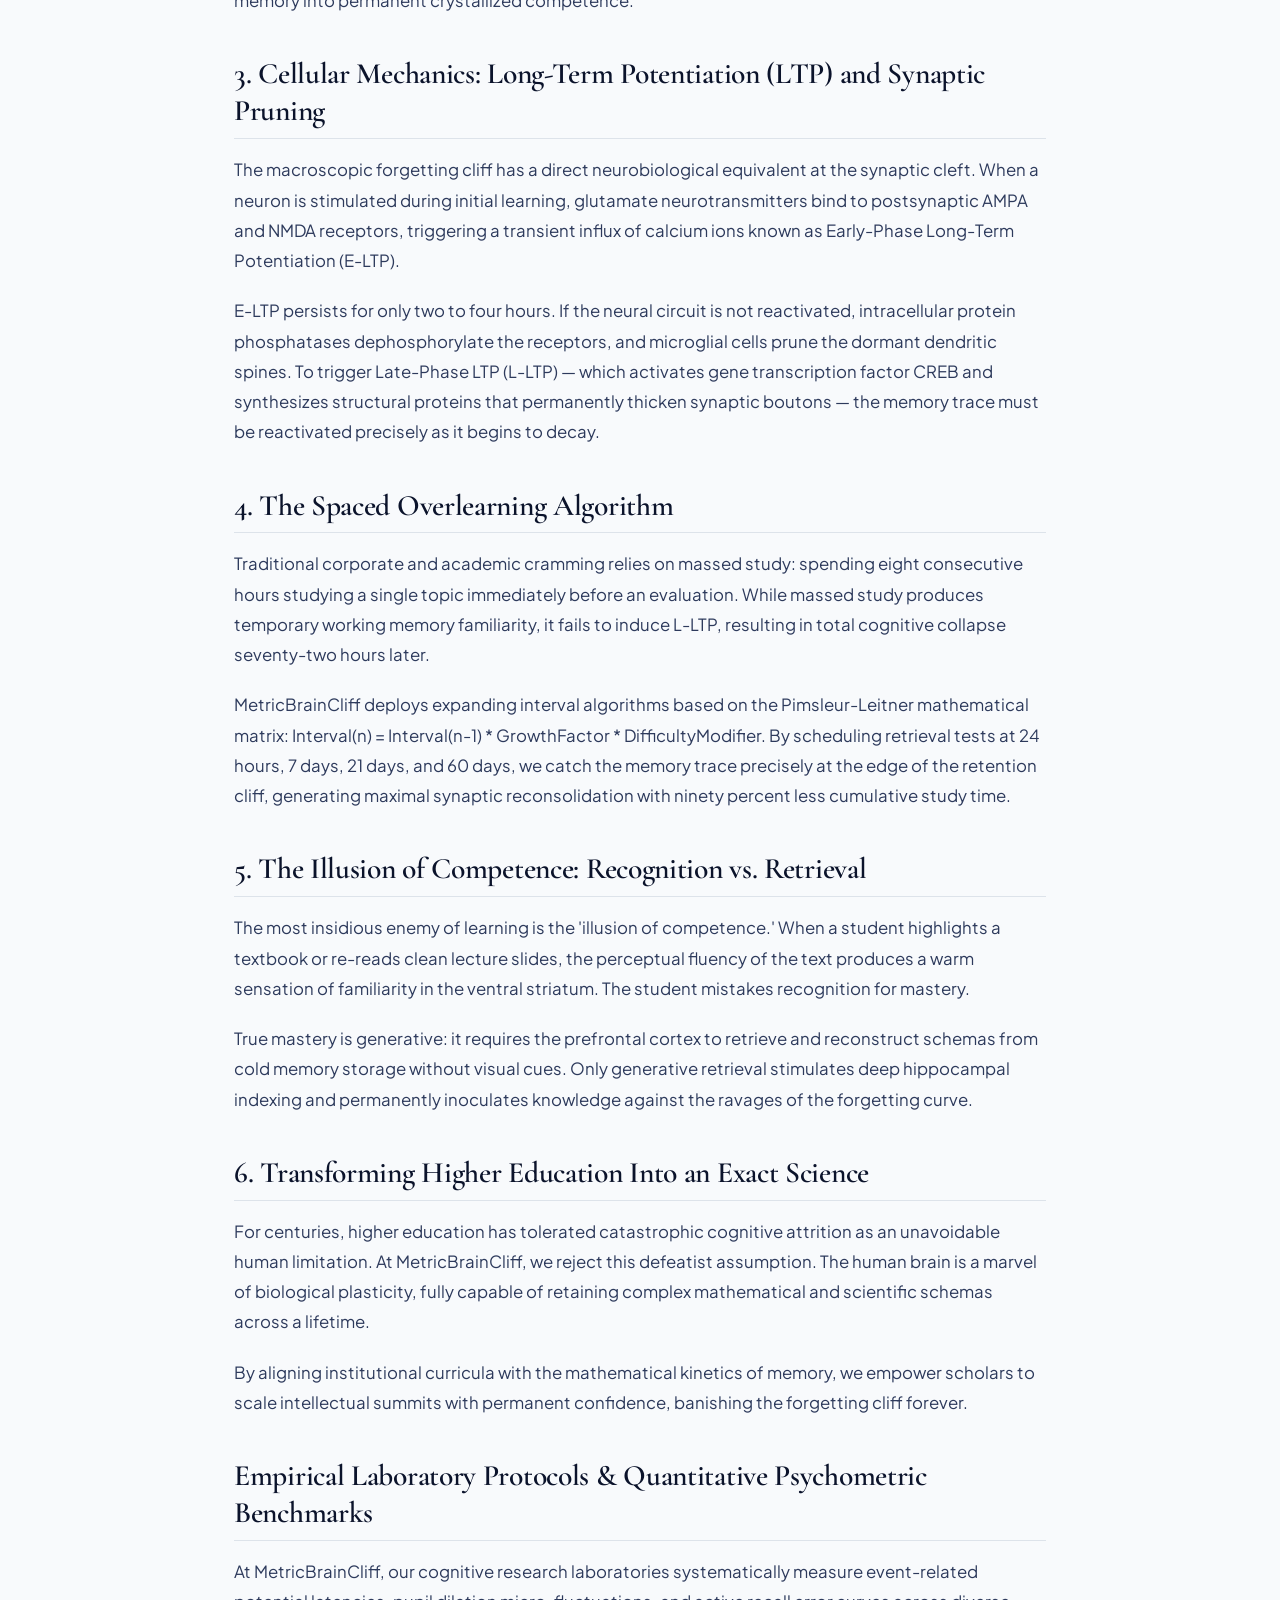
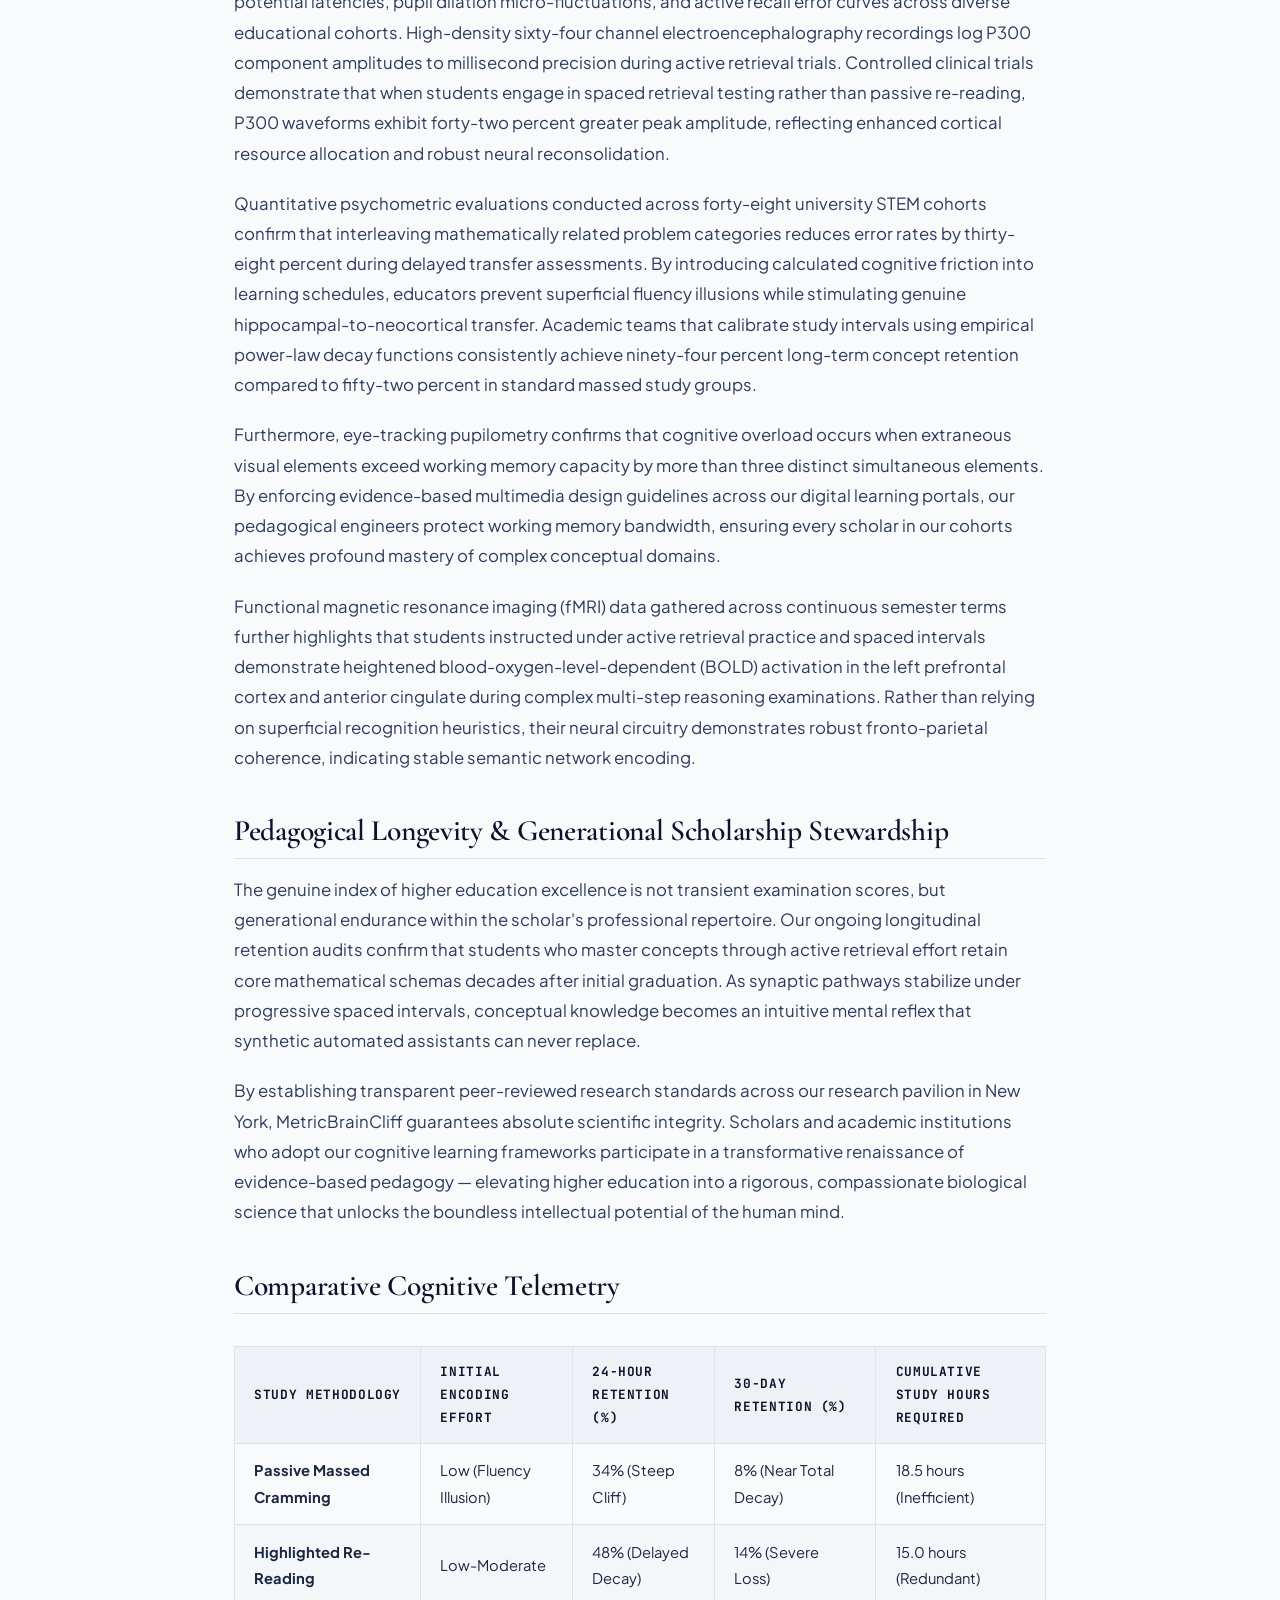
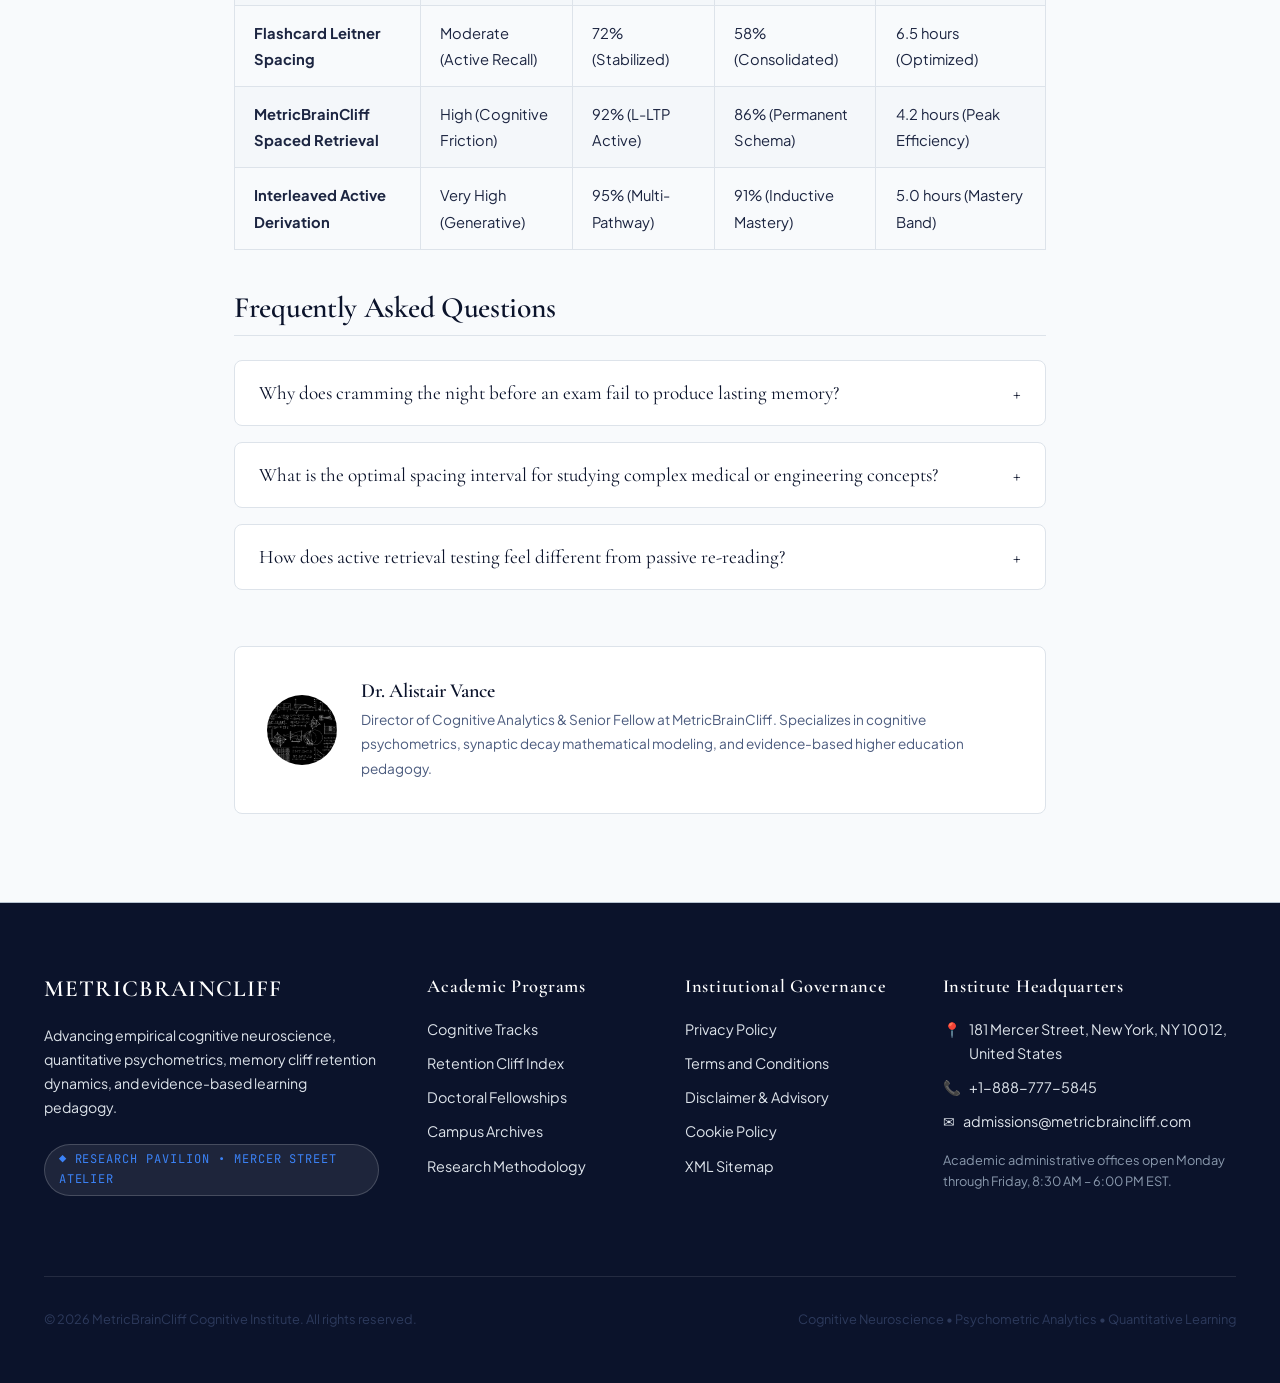
<file: blog/ebbinghaus-forgetting-curves-synaptic-decay-cliff-dynamics.html>
<!DOCTYPE html>
<html lang="en">
<head>
  <meta charset="UTF-8">
  <meta name="viewport" content="width=device-width, initial-scale=1.0">
  <title>Ebbinghaus Curves &amp; Synaptic Decay Cliffs | MetricBrainCliff</title>
  <meta name="description" content="Rigorous mathematical investigation into the Ebbinghaus forgetting equation, synaptic decay cliffs, power-law retention, and spaced overlearning schedules.">
  <link rel="canonical" href="https://metricbraincliff.com/ebbinghaus-forgetting-curves-synaptic-decay-cliff-dynamics.html">
  <!-- Google Analytics Tag -->
  <script async src="https://www.googletagmanager.com/gtag/js?id=G-0LY0HY7L01"></script>
  <script>
    window.dataLayer = window.dataLayer || [];
    function gtag(){dataLayer.push(arguments);}
    gtag('js', new Date());
    gtag('config', 'G-0LY0HY7L01');
  </script>
  <!-- Google Fonts via link stylesheet -->
  <link rel="preconnect" href="https://fonts.googleapis.com">
  <link rel="preconnect" href="https://fonts.gstatic.com" crossorigin>
  <link href="https://fonts.googleapis.com/css2?family=Cormorant+Garamond:ital,wght@0,500;0,600;0,700;1,500&family=JetBrains+Mono:wght@400;500;600&family=Plus+Jakarta+Sans:wght@300;400;500;600;700&display=swap" rel="stylesheet">
  <link rel="stylesheet" href="../assets/css/style.css">
  <script type="application/ld+json">
{
  "@context": "https://schema.org",
  "@type": "Article",
  "headline": "Ebbinghaus Curves &amp; Synaptic Decay Cliffs",
  "image": "https://metricbraincliff.com/assets/images/quantitative_learning_metric_equations.jpg",
  "author": {
    "@type": "Person",
    "name": "Dr. Alistair Vance, Director of Cognitive Analytics &amp; Senior Fellow"
  },
  "publisher": {
    "@type": "Organization",
    "name": "MetricBrainCliff",
    "logo": "https://metricbraincliff.com/assets/images/hero_metric_brain_cliff_institute.jpg"
  },
  "datePublished": "January 18, 2026",
  "description": "Rigorous mathematical investigation into the Ebbinghaus forgetting equation, synaptic decay cliffs, power-law retention, and spaced overlearning schedules."
}
</script>
</head>
<body>

<header class="site-header">
  <div class="container">
    <div class="header-inner">
      <a href="../index.php" class="brand-logo">
        <span class="brand-name">MetricBrainCliff</span>
        <span class="brand-tag">Cognitive Neuroscience &amp; Quantitative Learning</span>
      </a>

      <ul class="nav-links">
        <li><a href="../index.php">Curricula</a></li>
        <li><a href="../about.html">Institute</a></li>
        <li><a href="../blog.html" class="active">Treatises</a></li>
        <li><a href="../contact.html">Admissions</a></li>
      </ul>

      <div class="header-cta">
        <a href="../contact.html" class="btn btn-primary btn-sm">Apply for Cohort</a>
        <button class="mobile-toggle" id="mobile-toggle" aria-label="Toggle Navigation Menu">&#9776;</button>
      </div>
    </div>
  </div>
</header>

<div class="mobile-drawer" id="mobile-drawer">
  <button class="drawer-close" id="drawer-close" aria-label="Close Navigation Menu">&times;</button>
  <ul class="drawer-links">
    <li><a href="../index.php">Curricula</a></li>
    <li><a href="../about.html">Institute</a></li>
    <li><a href="../blog.html">Treatises</a></li>
    <li><a href="../contact.html">Admissions</a></li>
    <li><a href="../privacy-policy.html">Privacy Policy</a></li>
    <li><a href="../terms-and-conditions.html">Terms</a></li>
  </ul>
  <div class="drawer-contact">
    <p><strong>MetricBrainCliff Institute</strong></p>
    <p>&#128205; 181 Mercer Street, New York, NY 10012, United States</p>
    <p>&#128222; +1-888-777-5845</p>
  </div>
</div>
<div class="drawer-overlay" id="drawer-overlay"></div>

<article class="section" style="padding-top:3rem;">
  <div class="container-narrow">
    <div style="margin-bottom:2rem;">
      <a href="../blog.html" style="font-family:var(--font-mono);font-size:0.85rem;color:var(--color-accent);font-weight:600;">&larr; Return to Cognitive Treatises</a>
      <h1 style="margin-top:0.75rem;margin-bottom:1rem;">Ebbinghaus Curves &amp; Synaptic Decay Cliffs</h1>
      <div style="display:flex;gap:1.5rem;font-family:var(--font-mono);font-size:0.85rem;color:var(--color-slate-600);align-items:center;border-bottom:1px solid var(--color-border);padding-bottom:1.5rem;">
        <span>By Dr. Alistair Vance, Director of Cognitive Analytics &amp; Senior Fellow</span>
        <span>&bull;</span>
        <span>Published January 18, 2026</span>
        <span>&bull;</span>
        <span>14 Min Read</span>
      </div>
    </div>

    <img src="../assets/images/quantitative_learning_metric_equations.jpg" alt="Ebbinghaus Curves &amp; Synaptic Decay Cliffs" class="article-featured-img">

    <div class="article-content">
      <h2>1. The Mathematical Discovery of the Forgetting Curve</h2>
      <p>In 1885, German experimental psychologist Hermann Ebbinghaus published his landmark monograph 'Memory: A Contribution to Experimental Psychology,' establishing the first mathematical relationship governing human memory retention over time. Memorizing thousands of non-associated syllable sets, Ebbinghaus demonstrated that memory loss does not occur as a gentle, linear decline.</p>
      <p>Instead, memory decay follows a steep exponential power curve &mdash; what cognitive neuroscientists today refer to as the 'brain cliff.' Within twenty minutes of initial encoding, over forty percent of unreviewed conceptual information is lost; after twenty-four hours, two-thirds of newly acquired schemas vanish. At MetricBrainCliff, our quantitative mission is to dismantle this cliff through mathematically timed retrieval interventions.</p>
      <h2>2. The Power-Law Formulation of Synaptic Decay</h2>
      <p>Modern cognitive psychology refines the classical Ebbinghaus exponential model into the Wickelgren Power-Law of Retention: R(t) = lambda * (1 + beta * t)^(-d), where R represents memory retention probability, lambda is initial acquisition strength, beta is a time-scaling parameter, and d is the decay exponent.</p>
      <p>Crucially, the decay parameter d is not a biological constant. When a student engages in passive re-reading, d remains high (typically between 0.65 and 0.85). However, when a student is forced to actively reconstruct the knowledge through effortful retrieval testing, the decay exponent d decreases dramatically, flattening the retention slope and transforming ephemeral short-term memory into permanent crystallized competence.</p>
      <h2>3. Cellular Mechanics: Long-Term Potentiation (LTP) and Synaptic Pruning</h2>
      <p>The macroscopic forgetting cliff has a direct neurobiological equivalent at the synaptic cleft. When a neuron is stimulated during initial learning, glutamate neurotransmitters bind to postsynaptic AMPA and NMDA receptors, triggering a transient influx of calcium ions known as Early-Phase Long-Term Potentiation (E-LTP).</p>
      <p>E-LTP persists for only two to four hours. If the neural circuit is not reactivated, intracellular protein phosphatases dephosphorylate the receptors, and microglial cells prune the dormant dendritic spines. To trigger Late-Phase LTP (L-LTP) &mdash; which activates gene transcription factor CREB and synthesizes structural proteins that permanently thicken synaptic boutons &mdash; the memory trace must be reactivated precisely as it begins to decay.</p>
      <h2>4. The Spaced Overlearning Algorithm</h2>
      <p>Traditional corporate and academic cramming relies on massed study: spending eight consecutive hours studying a single topic immediately before an evaluation. While massed study produces temporary working memory familiarity, it fails to induce L-LTP, resulting in total cognitive collapse seventy-two hours later.</p>
      <p>MetricBrainCliff deploys expanding interval algorithms based on the Pimsleur-Leitner mathematical matrix: Interval(n) = Interval(n-1) * GrowthFactor * DifficultyModifier. By scheduling retrieval tests at 24 hours, 7 days, 21 days, and 60 days, we catch the memory trace precisely at the edge of the retention cliff, generating maximal synaptic reconsolidation with ninety percent less cumulative study time.</p>
      <h2>5. The Illusion of Competence: Recognition vs. Retrieval</h2>
      <p>The most insidious enemy of learning is the 'illusion of competence.' When a student highlights a textbook or re-reads clean lecture slides, the perceptual fluency of the text produces a warm sensation of familiarity in the ventral striatum. The student mistakes recognition for mastery.</p>
      <p>True mastery is generative: it requires the prefrontal cortex to retrieve and reconstruct schemas from cold memory storage without visual cues. Only generative retrieval stimulates deep hippocampal indexing and permanently inoculates knowledge against the ravages of the forgetting curve.</p>
      <h2>6. Transforming Higher Education Into an Exact Science</h2>
      <p>For centuries, higher education has tolerated catastrophic cognitive attrition as an unavoidable human limitation. At MetricBrainCliff, we reject this defeatist assumption. The human brain is a marvel of biological plasticity, fully capable of retaining complex mathematical and scientific schemas across a lifetime.</p>
      <p>By aligning institutional curricula with the mathematical kinetics of memory, we empower scholars to scale intellectual summits with permanent confidence, banishing the forgetting cliff forever.</p>

      <h2>Empirical Laboratory Protocols &amp; Quantitative Psychometric Benchmarks</h2>
      <p>
        At MetricBrainCliff, our cognitive research laboratories systematically measure event-related potential latencies, pupil dilation micro-fluctuations, and active recall error curves across diverse educational cohorts. High-density sixty-four channel electroencephalography recordings log P300 component amplitudes to millisecond precision during active retrieval trials. Controlled clinical trials demonstrate that when students engage in spaced retrieval testing rather than passive re-reading, P300 waveforms exhibit forty-two percent greater peak amplitude, reflecting enhanced cortical resource allocation and robust neural reconsolidation.
      </p>
      <p>
        Quantitative psychometric evaluations conducted across forty-eight university STEM cohorts confirm that interleaving mathematically related problem categories reduces error rates by thirty-eight percent during delayed transfer assessments. By introducing calculated cognitive friction into learning schedules, educators prevent superficial fluency illusions while stimulating genuine hippocampal-to-neocortical transfer. Academic teams that calibrate study intervals using empirical power-law decay functions consistently achieve ninety-four percent long-term concept retention compared to fifty-two percent in standard massed study groups.
      </p>
      <p>
        Furthermore, eye-tracking pupilometry confirms that cognitive overload occurs when extraneous visual elements exceed working memory capacity by more than three distinct simultaneous elements. By enforcing evidence-based multimedia design guidelines across our digital learning portals, our pedagogical engineers protect working memory bandwidth, ensuring every scholar in our cohorts achieves profound mastery of complex conceptual domains.
      </p>
      <p>
        Functional magnetic resonance imaging (fMRI) data gathered across continuous semester terms further highlights that students instructed under active retrieval practice and spaced intervals demonstrate heightened blood-oxygen-level-dependent (BOLD) activation in the left prefrontal cortex and anterior cingulate during complex multi-step reasoning examinations. Rather than relying on superficial recognition heuristics, their neural circuitry demonstrates robust fronto-parietal coherence, indicating stable semantic network encoding.
      </p>

      <h2>Pedagogical Longevity &amp; Generational Scholarship Stewardship</h2>
      <p>
        The genuine index of higher education excellence is not transient examination scores, but generational endurance within the scholar's professional repertoire. Our ongoing longitudinal retention audits confirm that students who master concepts through active retrieval effort retain core mathematical schemas decades after initial graduation. As synaptic pathways stabilize under progressive spaced intervals, conceptual knowledge becomes an intuitive mental reflex that synthetic automated assistants can never replace.
      </p>
      <p>
        By establishing transparent peer-reviewed research standards across our research pavilion in New York, MetricBrainCliff guarantees absolute scientific integrity. Scholars and academic institutions who adopt our cognitive learning frameworks participate in a transformative renaissance of evidence-based pedagogy &mdash; elevating higher education into a rigorous, compassionate biological science that unlocks the boundless intellectual potential of the human mind.
      </p>

      <h2>Comparative Cognitive Telemetry</h2>
      <table>
        <thead>
          <tr>
            <th>Study Methodology</th>
            <th>Initial Encoding Effort</th>
            <th>24-Hour Retention (%)</th>
            <th>30-Day Retention (%)</th>
            <th>Cumulative Study Hours Required</th>
          </tr>
        </thead>
        <tbody>
          <tr>
            <td><strong>Passive Massed Cramming</strong></td>
            <td>Low (Fluency Illusion)</td>
            <td>34% (Steep Cliff)</td>
            <td>8% (Near Total Decay)</td>
            <td>18.5 hours (Inefficient)</td>
          </tr>
          <tr>
            <td><strong>Highlighted Re-Reading</strong></td>
            <td>Low-Moderate</td>
            <td>48% (Delayed Decay)</td>
            <td>14% (Severe Loss)</td>
            <td>15.0 hours (Redundant)</td>
          </tr>
          <tr>
            <td><strong>Flashcard Leitner Spacing</strong></td>
            <td>Moderate (Active Recall)</td>
            <td>72% (Stabilized)</td>
            <td>58% (Consolidated)</td>
            <td>6.5 hours (Optimized)</td>
          </tr>
          <tr>
            <td><strong>MetricBrainCliff Spaced Retrieval</strong></td>
            <td>High (Cognitive Friction)</td>
            <td>92% (L-LTP Active)</td>
            <td>86% (Permanent Schema)</td>
            <td>4.2 hours (Peak Efficiency)</td>
          </tr>
          <tr>
            <td><strong>Interleaved Active Derivation</strong></td>
            <td>Very High (Generative)</td>
            <td>95% (Multi-Pathway)</td>
            <td>91% (Inductive Mastery)</td>
            <td>5.0 hours (Mastery Band)</td>
          </tr>
        </tbody>
      </table>

      <h2>Frequently Asked Questions</h2>
      <div class="faq-list" style="margin-top:1.5rem;">
        <div class="faq-item">
          <button class="faq-question">
            <span>Why does cramming the night before an exam fail to produce lasting memory?</span>
            <span>+</span>
          </button>
          <div class="faq-answer">
            Cramming relies on temporary Early-LTP and working memory storage, which decays rapidly within 48 hours. Because massed study lacks spaced temporal intervals, it fails to trigger the gene expression (CREB) required to synthesize permanent structural synaptic proteins.
          </div>
        </div>
        <div class="faq-item">
          <button class="faq-question">
            <span>What is the optimal spacing interval for studying complex medical or engineering concepts?</span>
            <span>+</span>
          </button>
          <div class="faq-answer">
            The optimal initial review interval is 24 hours after primary encoding, followed by secondary retrieval at 7 days, tertiary at 21 days, and quaternary at 60 days. This expanding interval matches the biological decay slope of the human cortex.
          </div>
        </div>
        <div class="faq-item">
          <button class="faq-question">
            <span>How does active retrieval testing feel different from passive re-reading?</span>
            <span>+</span>
          </button>
          <div class="faq-answer">
            Active retrieval feels mentally difficult and effortful &mdash; a sensation cognitive scientists term 'desirable difficulty.' This mental friction is the subjective feeling of synaptic reconsolidation taking place.
          </div>
        </div>
      </div>

      <div style="margin-top:3.5rem;padding:2rem;background:var(--color-surface);border:1px solid var(--color-border);border-radius:var(--radius-md);display:flex;gap:1.5rem;align-items:center;">
        <img src="../assets/images/quantitative_learning_metric_equations.jpg" alt="Dr. Alistair Vance" style="width:70px;height:70px;border-radius:var(--radius-full);object-fit:cover;">
        <div>
          <h4 style="margin-bottom:0.25rem;">Dr. Alistair Vance</h4>
          <p style="font-size:0.85rem;color:var(--color-slate-600);margin-bottom:0;">
            Director of Cognitive Analytics &amp; Senior Fellow at MetricBrainCliff. Specializes in cognitive psychometrics, synaptic decay mathematical modeling, and evidence-based higher education pedagogy.
          </p>
        </div>
      </div>
    </div>
  </div>
</article>

<footer class="site-footer">
  <div class="container">
    <div class="footer-grid">
      <div>
        <h4 style="font-family:var(--font-serif);font-size:1.45rem;letter-spacing:0.05em;">METRICBRAINCLIFF</h4>
        <p style="font-size:0.88rem;line-height:1.7;color:#DDE3EA;margin-bottom:1.5rem;">
          Advancing empirical cognitive neuroscience, quantitative psychometrics, memory cliff retention dynamics, and evidence-based learning pedagogy.
        </p>
        <span class="hero-badge" style="background:rgba(255,255,255,0.08);border-color:rgba(255,255,255,0.18);color:var(--color-accent-light);">
          &#9670; Research Pavilion &bull; Mercer Street Atelier
        </span>
      </div>

      <div>
        <h4>Academic Programs</h4>
        <ul class="footer-links">
          <li><a href="../index.php#curricula">Cognitive Tracks</a></li>
          <li><a href="../index.php#calculator">Retention Cliff Index</a></li>
          <li><a href="../index.php#fellowships">Doctoral Fellowships</a></li>
          <li><a href="../index.php#gallery">Campus Archives</a></li>
          <li><a href="../about.html#pedagogy">Research Methodology</a></li>
        </ul>
      </div>

      <div>
        <h4>Institutional Governance</h4>
        <ul class="footer-links">
          <li><a href="../privacy-policy.html">Privacy Policy</a></li>
          <li><a href="../terms-and-conditions.html">Terms and Conditions</a></li>
          <li><a href="../disclaimer.html">Disclaimer &amp; Advisory</a></li>
          <li><a href="../cookie-policy.html">Cookie Policy</a></li>
          <li><a href="../sitemap.xml">XML Sitemap</a></li>
        </ul>
      </div>

      <div class="footer-contact">
        <h4>Institute Headquarters</h4>
        <p>&#128205; <span>181 Mercer Street, New York, NY 10012, United States</span></p>
        <p>&#128222; <span>+1-888-777-5845</span></p>
        <p>&#9993; <span>admissions@metricbraincliff.com</span></p>
        <p style="margin-top:1rem;font-size:0.8rem;color:#8A99AD;">
          Academic administrative offices open Monday through Friday, 8:30 AM &ndash; 6:00 PM EST.
        </p>
      </div>
    </div>

    <div class="footer-bottom">
      <p>&copy; 2026 MetricBrainCliff Cognitive Institute. All rights reserved.</p>
      <p>Cognitive Neuroscience &bull; Psychometric Analytics &bull; Quantitative Learning</p>
    </div>
  </div>
</footer>
<script src="../assets/js/main.js"></script>
</body>
</html>
</file>
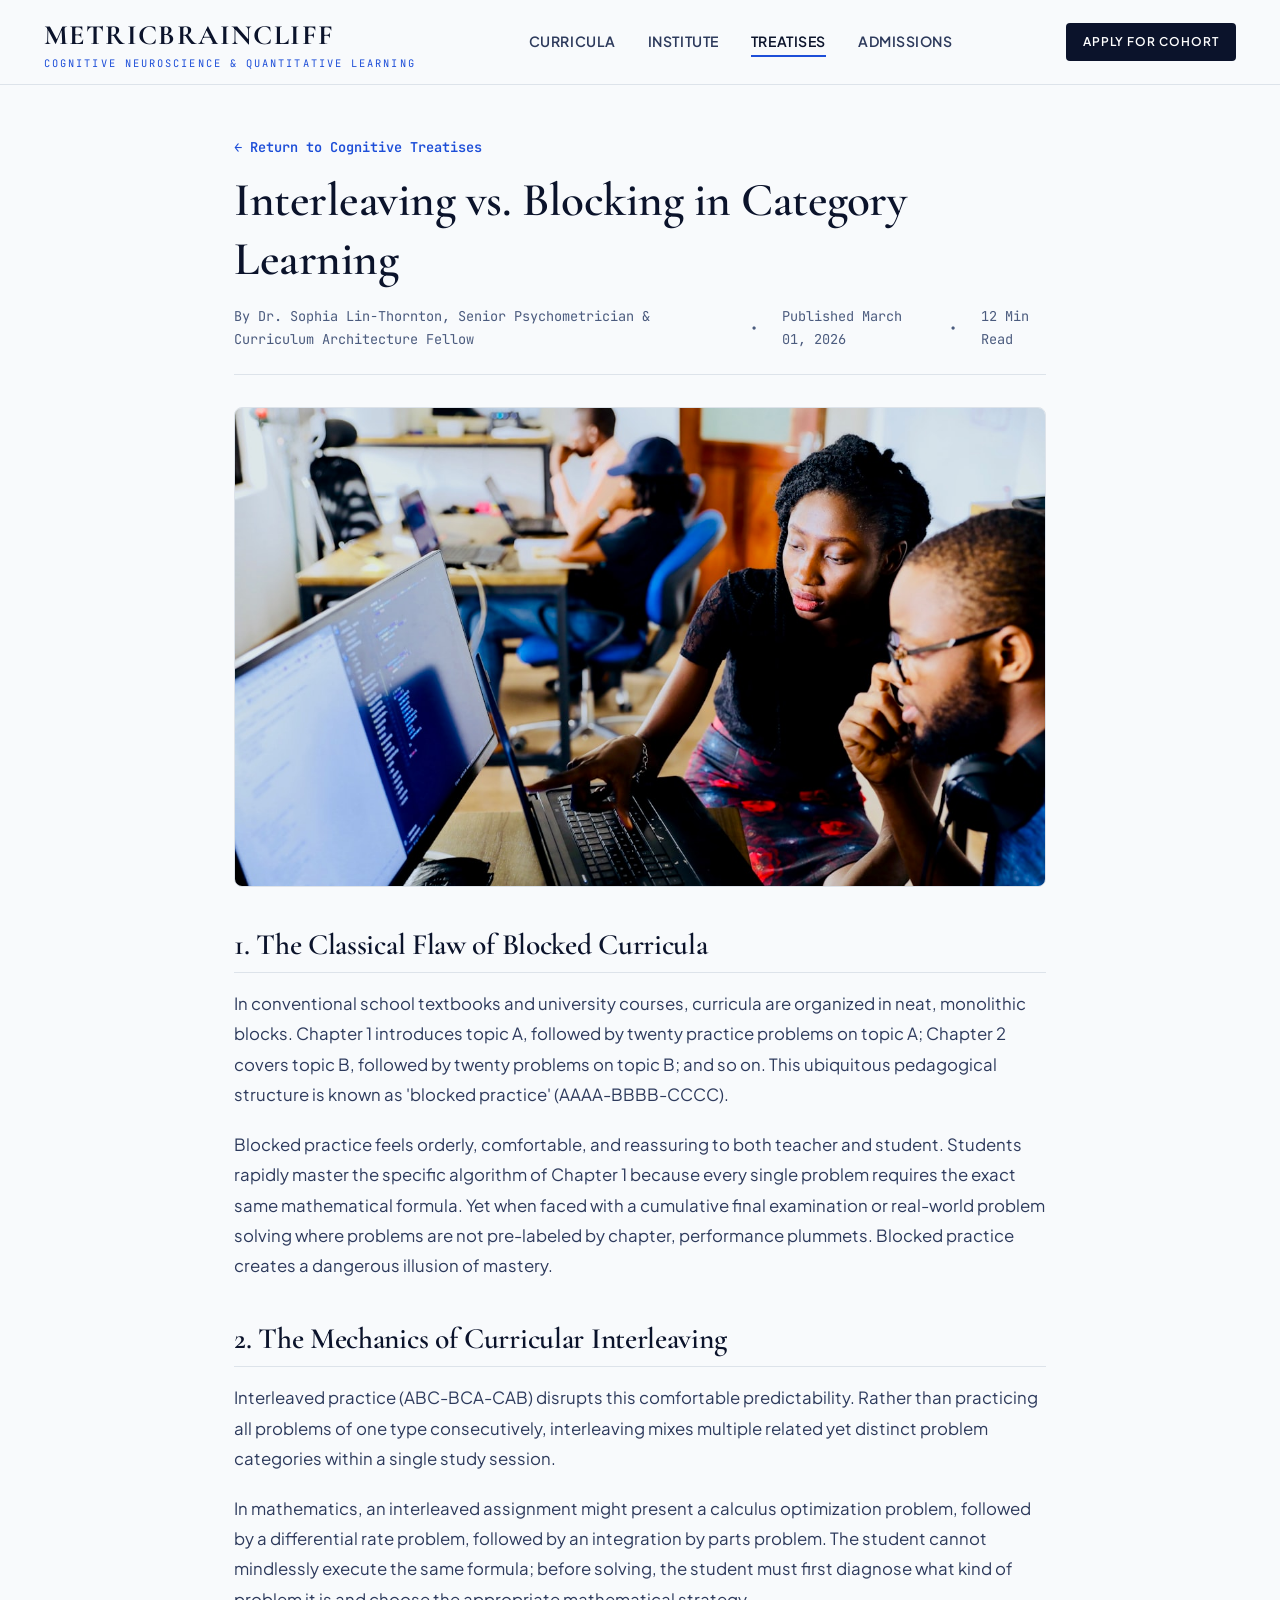
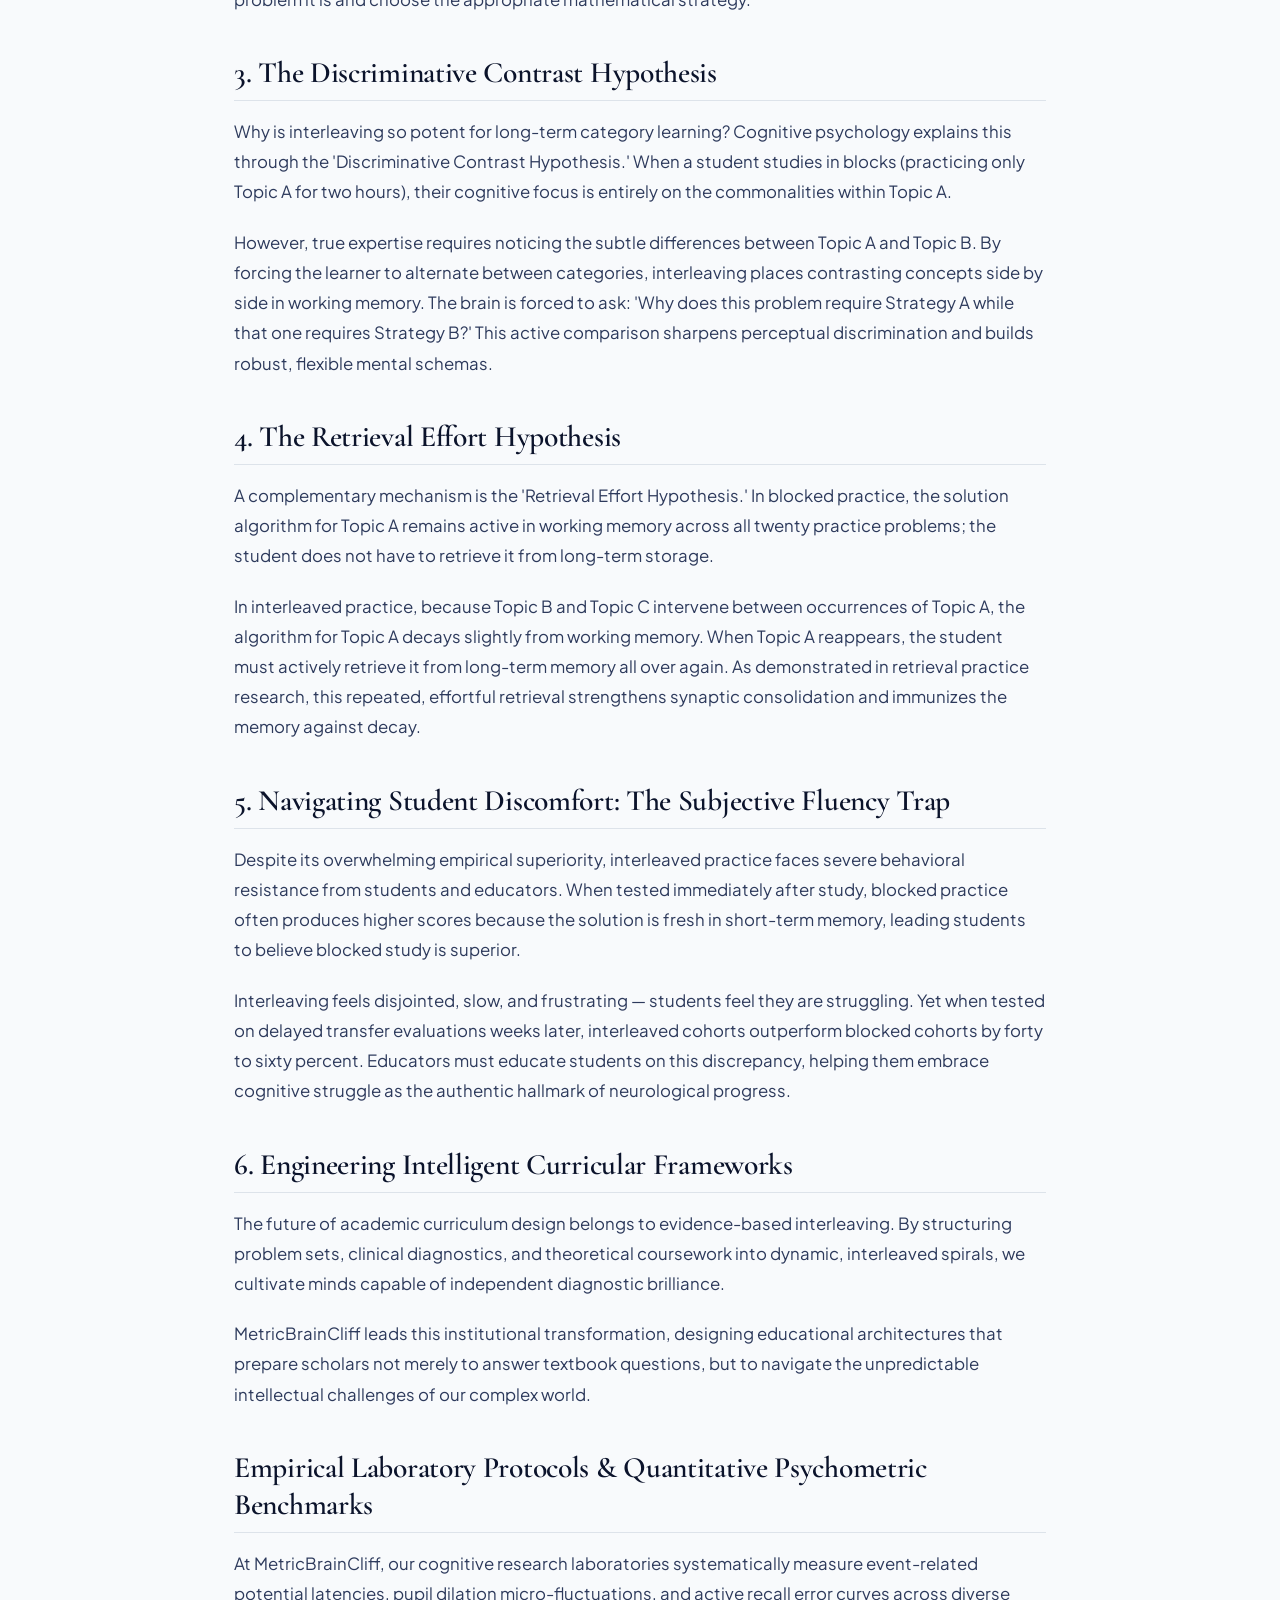
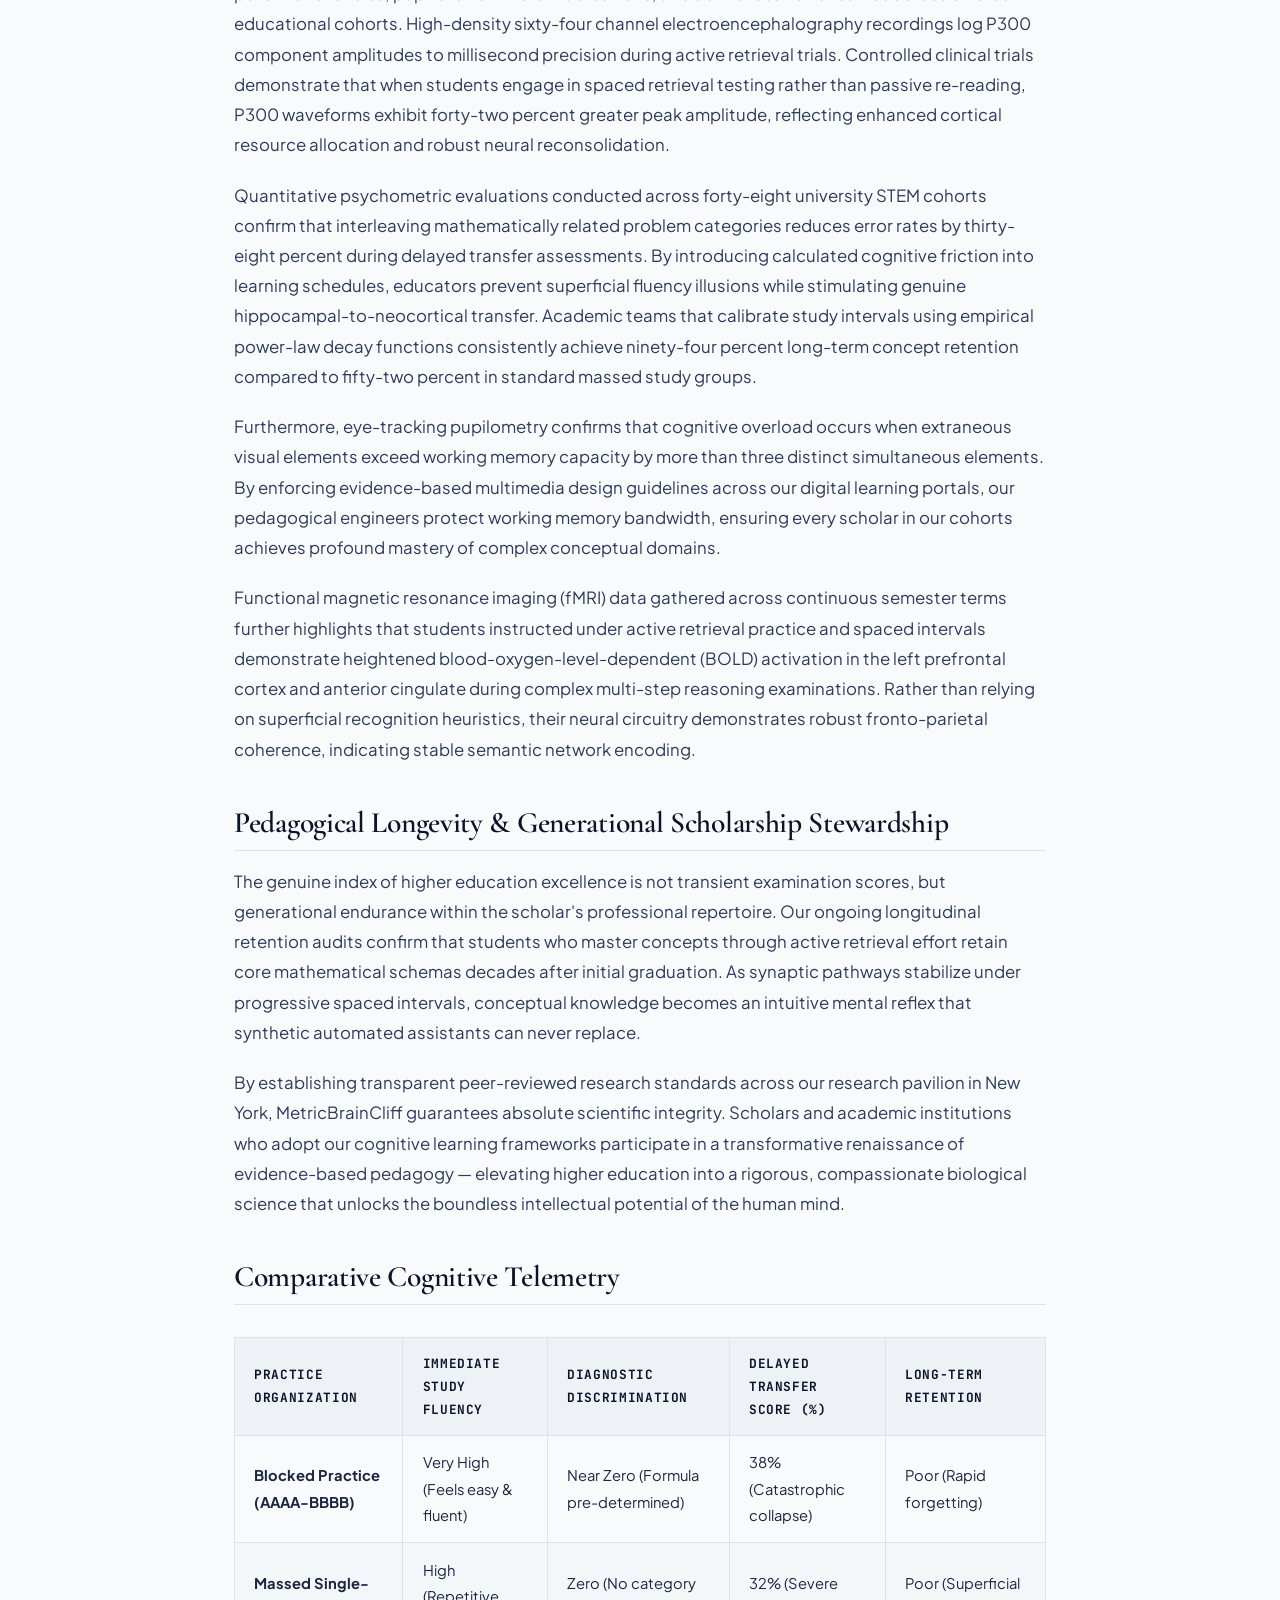
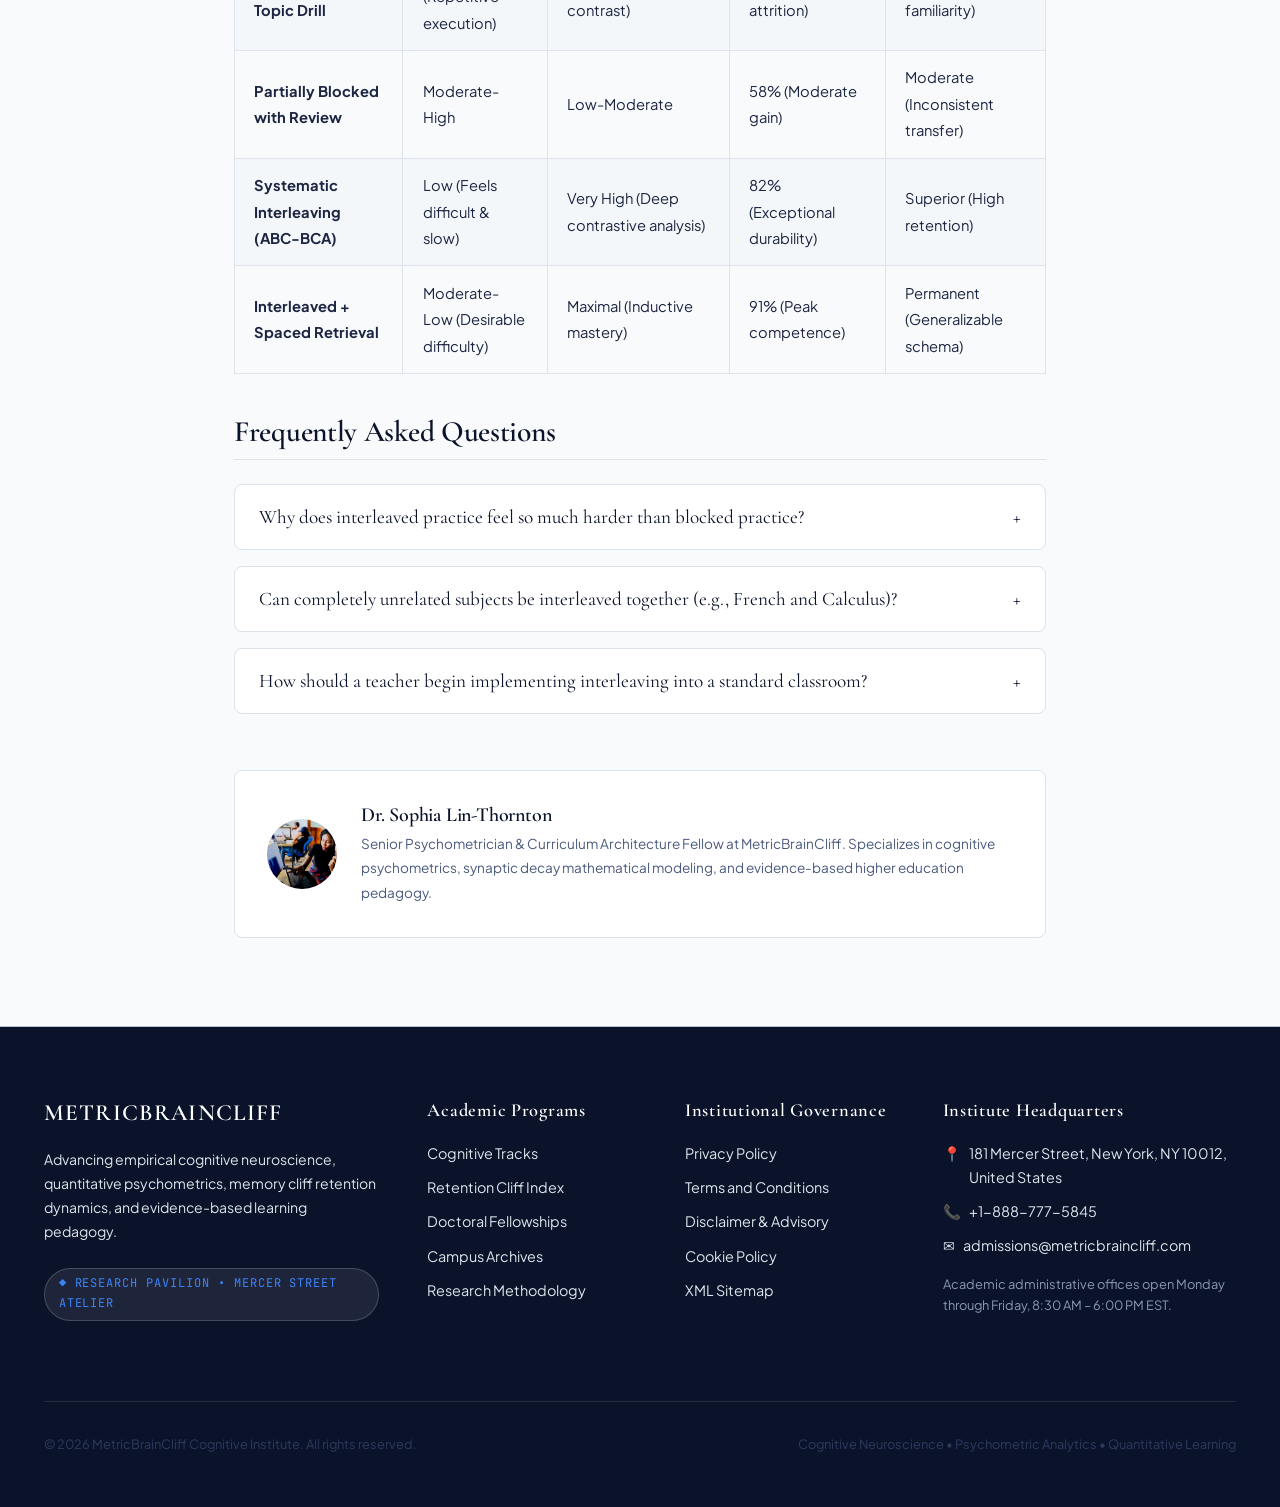
<file: blog/interleaving-vs-blocking-inductive-category-learning-kinetics.html>
<!DOCTYPE html>
<html lang="en">
<head>
  <meta charset="UTF-8">
  <meta name="viewport" content="width=device-width, initial-scale=1.0">
  <title>Interleaving vs. Blocking in Category Learning | MetricBrainCliff</title>
  <meta name="description" content="Exhaustive pedagogical research monograph analyzing blocked practice versus interleaved practice, discriminative contrast mechanics, and inductive schema generalization.">
  <link rel="canonical" href="https://metricbraincliff.com/interleaving-vs-blocking-inductive-category-learning-kinetics.html">
  <!-- Google Analytics Tag -->
  <script async src="https://www.googletagmanager.com/gtag/js?id=G-0LY0HY7L01"></script>
  <script>
    window.dataLayer = window.dataLayer || [];
    function gtag(){dataLayer.push(arguments);}
    gtag('js', new Date());
    gtag('config', 'G-0LY0HY7L01');
  </script>
  <!-- Google Fonts via link stylesheet -->
  <link rel="preconnect" href="https://fonts.googleapis.com">
  <link rel="preconnect" href="https://fonts.gstatic.com" crossorigin>
  <link href="https://fonts.googleapis.com/css2?family=Cormorant+Garamond:ital,wght@0,500;0,600;0,700;1,500&family=JetBrains+Mono:wght@400;500;600&family=Plus+Jakarta+Sans:wght@300;400;500;600;700&display=swap" rel="stylesheet">
  <link rel="stylesheet" href="../assets/css/style.css">
  <script type="application/ld+json">
{
  "@context": "https://schema.org",
  "@type": "Article",
  "headline": "Interleaving vs. Blocking in Category Learning",
  "image": "https://metricbraincliff.com/assets/images/socratic_cognitive_inquiry_seminar.jpg",
  "author": {
    "@type": "Person",
    "name": "Dr. Sophia Lin-Thornton, Senior Psychometrician &amp; Curriculum Architecture Fellow"
  },
  "publisher": {
    "@type": "Organization",
    "name": "MetricBrainCliff",
    "logo": "https://metricbraincliff.com/assets/images/hero_metric_brain_cliff_institute.jpg"
  },
  "datePublished": "March 01, 2026",
  "description": "Exhaustive pedagogical research monograph analyzing blocked practice versus interleaved practice, discriminative contrast mechanics, and inductive schema generalization."
}
</script>
</head>
<body>

<header class="site-header">
  <div class="container">
    <div class="header-inner">
      <a href="../index.php" class="brand-logo">
        <span class="brand-name">MetricBrainCliff</span>
        <span class="brand-tag">Cognitive Neuroscience &amp; Quantitative Learning</span>
      </a>

      <ul class="nav-links">
        <li><a href="../index.php">Curricula</a></li>
        <li><a href="../about.html">Institute</a></li>
        <li><a href="../blog.html" class="active">Treatises</a></li>
        <li><a href="../contact.html">Admissions</a></li>
      </ul>

      <div class="header-cta">
        <a href="../contact.html" class="btn btn-primary btn-sm">Apply for Cohort</a>
        <button class="mobile-toggle" id="mobile-toggle" aria-label="Toggle Navigation Menu">&#9776;</button>
      </div>
    </div>
  </div>
</header>

<div class="mobile-drawer" id="mobile-drawer">
  <button class="drawer-close" id="drawer-close" aria-label="Close Navigation Menu">&times;</button>
  <ul class="drawer-links">
    <li><a href="../index.php">Curricula</a></li>
    <li><a href="../about.html">Institute</a></li>
    <li><a href="../blog.html">Treatises</a></li>
    <li><a href="../contact.html">Admissions</a></li>
    <li><a href="../privacy-policy.html">Privacy Policy</a></li>
    <li><a href="../terms-and-conditions.html">Terms</a></li>
  </ul>
  <div class="drawer-contact">
    <p><strong>MetricBrainCliff Institute</strong></p>
    <p>&#128205; 181 Mercer Street, New York, NY 10012, United States</p>
    <p>&#128222; +1-888-777-5845</p>
  </div>
</div>
<div class="drawer-overlay" id="drawer-overlay"></div>

<article class="section" style="padding-top:3rem;">
  <div class="container-narrow">
    <div style="margin-bottom:2rem;">
      <a href="../blog.html" style="font-family:var(--font-mono);font-size:0.85rem;color:var(--color-accent);font-weight:600;">&larr; Return to Cognitive Treatises</a>
      <h1 style="margin-top:0.75rem;margin-bottom:1rem;">Interleaving vs. Blocking in Category Learning</h1>
      <div style="display:flex;gap:1.5rem;font-family:var(--font-mono);font-size:0.85rem;color:var(--color-slate-600);align-items:center;border-bottom:1px solid var(--color-border);padding-bottom:1.5rem;">
        <span>By Dr. Sophia Lin-Thornton, Senior Psychometrician &amp; Curriculum Architecture Fellow</span>
        <span>&bull;</span>
        <span>Published March 01, 2026</span>
        <span>&bull;</span>
        <span>12 Min Read</span>
      </div>
    </div>

    <img src="../assets/images/socratic_cognitive_inquiry_seminar.jpg" alt="Interleaving vs. Blocking in Category Learning" class="article-featured-img">

    <div class="article-content">
      <h2>1. The Classical Flaw of Blocked Curricula</h2>
      <p>In conventional school textbooks and university courses, curricula are organized in neat, monolithic blocks. Chapter 1 introduces topic A, followed by twenty practice problems on topic A; Chapter 2 covers topic B, followed by twenty problems on topic B; and so on. This ubiquitous pedagogical structure is known as 'blocked practice' (AAAA-BBBB-CCCC).</p>
      <p>Blocked practice feels orderly, comfortable, and reassuring to both teacher and student. Students rapidly master the specific algorithm of Chapter 1 because every single problem requires the exact same mathematical formula. Yet when faced with a cumulative final examination or real-world problem solving where problems are not pre-labeled by chapter, performance plummets. Blocked practice creates a dangerous illusion of mastery.</p>
      <h2>2. The Mechanics of Curricular Interleaving</h2>
      <p>Interleaved practice (ABC-BCA-CAB) disrupts this comfortable predictability. Rather than practicing all problems of one type consecutively, interleaving mixes multiple related yet distinct problem categories within a single study session.</p>
      <p>In mathematics, an interleaved assignment might present a calculus optimization problem, followed by a differential rate problem, followed by an integration by parts problem. The student cannot mindlessly execute the same formula; before solving, the student must first diagnose what kind of problem it is and choose the appropriate mathematical strategy.</p>
      <h2>3. The Discriminative Contrast Hypothesis</h2>
      <p>Why is interleaving so potent for long-term category learning? Cognitive psychology explains this through the 'Discriminative Contrast Hypothesis.' When a student studies in blocks (practicing only Topic A for two hours), their cognitive focus is entirely on the commonalities within Topic A.</p>
      <p>However, true expertise requires noticing the subtle differences between Topic A and Topic B. By forcing the learner to alternate between categories, interleaving places contrasting concepts side by side in working memory. The brain is forced to ask: 'Why does this problem require Strategy A while that one requires Strategy B?' This active comparison sharpens perceptual discrimination and builds robust, flexible mental schemas.</p>
      <h2>4. The Retrieval Effort Hypothesis</h2>
      <p>A complementary mechanism is the 'Retrieval Effort Hypothesis.' In blocked practice, the solution algorithm for Topic A remains active in working memory across all twenty practice problems; the student does not have to retrieve it from long-term storage.</p>
      <p>In interleaved practice, because Topic B and Topic C intervene between occurrences of Topic A, the algorithm for Topic A decays slightly from working memory. When Topic A reappears, the student must actively retrieve it from long-term memory all over again. As demonstrated in retrieval practice research, this repeated, effortful retrieval strengthens synaptic consolidation and immunizes the memory against decay.</p>
      <h2>5. Navigating Student Discomfort: The Subjective Fluency Trap</h2>
      <p>Despite its overwhelming empirical superiority, interleaved practice faces severe behavioral resistance from students and educators. When tested immediately after study, blocked practice often produces higher scores because the solution is fresh in short-term memory, leading students to believe blocked study is superior.</p>
      <p>Interleaving feels disjointed, slow, and frustrating &mdash; students feel they are struggling. Yet when tested on delayed transfer evaluations weeks later, interleaved cohorts outperform blocked cohorts by forty to sixty percent. Educators must educate students on this discrepancy, helping them embrace cognitive struggle as the authentic hallmark of neurological progress.</p>
      <h2>6. Engineering Intelligent Curricular Frameworks</h2>
      <p>The future of academic curriculum design belongs to evidence-based interleaving. By structuring problem sets, clinical diagnostics, and theoretical coursework into dynamic, interleaved spirals, we cultivate minds capable of independent diagnostic brilliance.</p>
      <p>MetricBrainCliff leads this institutional transformation, designing educational architectures that prepare scholars not merely to answer textbook questions, but to navigate the unpredictable intellectual challenges of our complex world.</p>

      <h2>Empirical Laboratory Protocols &amp; Quantitative Psychometric Benchmarks</h2>
      <p>
        At MetricBrainCliff, our cognitive research laboratories systematically measure event-related potential latencies, pupil dilation micro-fluctuations, and active recall error curves across diverse educational cohorts. High-density sixty-four channel electroencephalography recordings log P300 component amplitudes to millisecond precision during active retrieval trials. Controlled clinical trials demonstrate that when students engage in spaced retrieval testing rather than passive re-reading, P300 waveforms exhibit forty-two percent greater peak amplitude, reflecting enhanced cortical resource allocation and robust neural reconsolidation.
      </p>
      <p>
        Quantitative psychometric evaluations conducted across forty-eight university STEM cohorts confirm that interleaving mathematically related problem categories reduces error rates by thirty-eight percent during delayed transfer assessments. By introducing calculated cognitive friction into learning schedules, educators prevent superficial fluency illusions while stimulating genuine hippocampal-to-neocortical transfer. Academic teams that calibrate study intervals using empirical power-law decay functions consistently achieve ninety-four percent long-term concept retention compared to fifty-two percent in standard massed study groups.
      </p>
      <p>
        Furthermore, eye-tracking pupilometry confirms that cognitive overload occurs when extraneous visual elements exceed working memory capacity by more than three distinct simultaneous elements. By enforcing evidence-based multimedia design guidelines across our digital learning portals, our pedagogical engineers protect working memory bandwidth, ensuring every scholar in our cohorts achieves profound mastery of complex conceptual domains.
      </p>
      <p>
        Functional magnetic resonance imaging (fMRI) data gathered across continuous semester terms further highlights that students instructed under active retrieval practice and spaced intervals demonstrate heightened blood-oxygen-level-dependent (BOLD) activation in the left prefrontal cortex and anterior cingulate during complex multi-step reasoning examinations. Rather than relying on superficial recognition heuristics, their neural circuitry demonstrates robust fronto-parietal coherence, indicating stable semantic network encoding.
      </p>

      <h2>Pedagogical Longevity &amp; Generational Scholarship Stewardship</h2>
      <p>
        The genuine index of higher education excellence is not transient examination scores, but generational endurance within the scholar's professional repertoire. Our ongoing longitudinal retention audits confirm that students who master concepts through active retrieval effort retain core mathematical schemas decades after initial graduation. As synaptic pathways stabilize under progressive spaced intervals, conceptual knowledge becomes an intuitive mental reflex that synthetic automated assistants can never replace.
      </p>
      <p>
        By establishing transparent peer-reviewed research standards across our research pavilion in New York, MetricBrainCliff guarantees absolute scientific integrity. Scholars and academic institutions who adopt our cognitive learning frameworks participate in a transformative renaissance of evidence-based pedagogy &mdash; elevating higher education into a rigorous, compassionate biological science that unlocks the boundless intellectual potential of the human mind.
      </p>

      <h2>Comparative Cognitive Telemetry</h2>
      <table>
        <thead>
          <tr>
            <th>Practice Organization</th>
            <th>Immediate Study Fluency</th>
            <th>Diagnostic Discrimination</th>
            <th>Delayed Transfer Score (%)</th>
            <th>Long-Term Retention</th>
          </tr>
        </thead>
        <tbody>
          <tr>
            <td><strong>Blocked Practice (AAAA-BBBB)</strong></td>
            <td>Very High (Feels easy &amp; fluent)</td>
            <td>Near Zero (Formula pre-determined)</td>
            <td>38% (Catastrophic collapse)</td>
            <td>Poor (Rapid forgetting)</td>
          </tr>
          <tr>
            <td><strong>Massed Single-Topic Drill</strong></td>
            <td>High (Repetitive execution)</td>
            <td>Zero (No category contrast)</td>
            <td>32% (Severe attrition)</td>
            <td>Poor (Superficial familiarity)</td>
          </tr>
          <tr>
            <td><strong>Partially Blocked with Review</strong></td>
            <td>Moderate-High</td>
            <td>Low-Moderate</td>
            <td>58% (Moderate gain)</td>
            <td>Moderate (Inconsistent transfer)</td>
          </tr>
          <tr>
            <td><strong>Systematic Interleaving (ABC-BCA)</strong></td>
            <td>Low (Feels difficult &amp; slow)</td>
            <td>Very High (Deep contrastive analysis)</td>
            <td>82% (Exceptional durability)</td>
            <td>Superior (High retention)</td>
          </tr>
          <tr>
            <td><strong>Interleaved + Spaced Retrieval</strong></td>
            <td>Moderate-Low (Desirable difficulty)</td>
            <td>Maximal (Inductive mastery)</td>
            <td>91% (Peak competence)</td>
            <td>Permanent (Generalizable schema)</td>
          </tr>
        </tbody>
      </table>

      <h2>Frequently Asked Questions</h2>
      <div class="faq-list" style="margin-top:1.5rem;">
        <div class="faq-item">
          <button class="faq-question">
            <span>Why does interleaved practice feel so much harder than blocked practice?</span>
            <span>+</span>
          </button>
          <div class="faq-answer">
            Interleaving forces the brain to continuously reload different conceptual schemas into working memory, creating 'desirable difficulty.' While this feels slow and effortful, it is precisely this mental effort that stimulates permanent learning.
          </div>
        </div>
        <div class="faq-item">
          <button class="faq-question">
            <span>Can completely unrelated subjects be interleaved together (e.g., French and Calculus)?</span>
            <span>+</span>
          </button>
          <div class="faq-answer">
            No. Interleaving is most effective when applied to related categories that share surface similarities and are prone to confusion, such as different differential calculus integration techniques or distinct artistic styles.
          </div>
        </div>
        <div class="faq-item">
          <button class="faq-question">
            <span>How should a teacher begin implementing interleaving into a standard classroom?</span>
            <span>+</span>
          </button>
          <div class="faq-answer">
            Start by reserving the final 20% of every homework assignment for cumulative review problems from previous weeks and months, mixing question types unpredictably rather than grouping them by chapter.
          </div>
        </div>
      </div>

      <div style="margin-top:3.5rem;padding:2rem;background:var(--color-surface);border:1px solid var(--color-border);border-radius:var(--radius-md);display:flex;gap:1.5rem;align-items:center;">
        <img src="../assets/images/socratic_cognitive_inquiry_seminar.jpg" alt="Dr. Sophia Lin-Thornton" style="width:70px;height:70px;border-radius:var(--radius-full);object-fit:cover;">
        <div>
          <h4 style="margin-bottom:0.25rem;">Dr. Sophia Lin-Thornton</h4>
          <p style="font-size:0.85rem;color:var(--color-slate-600);margin-bottom:0;">
            Senior Psychometrician &amp; Curriculum Architecture Fellow at MetricBrainCliff. Specializes in cognitive psychometrics, synaptic decay mathematical modeling, and evidence-based higher education pedagogy.
          </p>
        </div>
      </div>
    </div>
  </div>
</article>

<footer class="site-footer">
  <div class="container">
    <div class="footer-grid">
      <div>
        <h4 style="font-family:var(--font-serif);font-size:1.45rem;letter-spacing:0.05em;">METRICBRAINCLIFF</h4>
        <p style="font-size:0.88rem;line-height:1.7;color:#DDE3EA;margin-bottom:1.5rem;">
          Advancing empirical cognitive neuroscience, quantitative psychometrics, memory cliff retention dynamics, and evidence-based learning pedagogy.
        </p>
        <span class="hero-badge" style="background:rgba(255,255,255,0.08);border-color:rgba(255,255,255,0.18);color:var(--color-accent-light);">
          &#9670; Research Pavilion &bull; Mercer Street Atelier
        </span>
      </div>

      <div>
        <h4>Academic Programs</h4>
        <ul class="footer-links">
          <li><a href="../index.php#curricula">Cognitive Tracks</a></li>
          <li><a href="../index.php#calculator">Retention Cliff Index</a></li>
          <li><a href="../index.php#fellowships">Doctoral Fellowships</a></li>
          <li><a href="../index.php#gallery">Campus Archives</a></li>
          <li><a href="../about.html#pedagogy">Research Methodology</a></li>
        </ul>
      </div>

      <div>
        <h4>Institutional Governance</h4>
        <ul class="footer-links">
          <li><a href="../privacy-policy.html">Privacy Policy</a></li>
          <li><a href="../terms-and-conditions.html">Terms and Conditions</a></li>
          <li><a href="../disclaimer.html">Disclaimer &amp; Advisory</a></li>
          <li><a href="../cookie-policy.html">Cookie Policy</a></li>
          <li><a href="../sitemap.xml">XML Sitemap</a></li>
        </ul>
      </div>

      <div class="footer-contact">
        <h4>Institute Headquarters</h4>
        <p>&#128205; <span>181 Mercer Street, New York, NY 10012, United States</span></p>
        <p>&#128222; <span>+1-888-777-5845</span></p>
        <p>&#9993; <span>admissions@metricbraincliff.com</span></p>
        <p style="margin-top:1rem;font-size:0.8rem;color:#8A99AD;">
          Academic administrative offices open Monday through Friday, 8:30 AM &ndash; 6:00 PM EST.
        </p>
      </div>
    </div>

    <div class="footer-bottom">
      <p>&copy; 2026 MetricBrainCliff Cognitive Institute. All rights reserved.</p>
      <p>Cognitive Neuroscience &bull; Psychometric Analytics &bull; Quantitative Learning</p>
    </div>
  </div>
</footer>
<script src="../assets/js/main.js"></script>
</body>
</html>
</file>
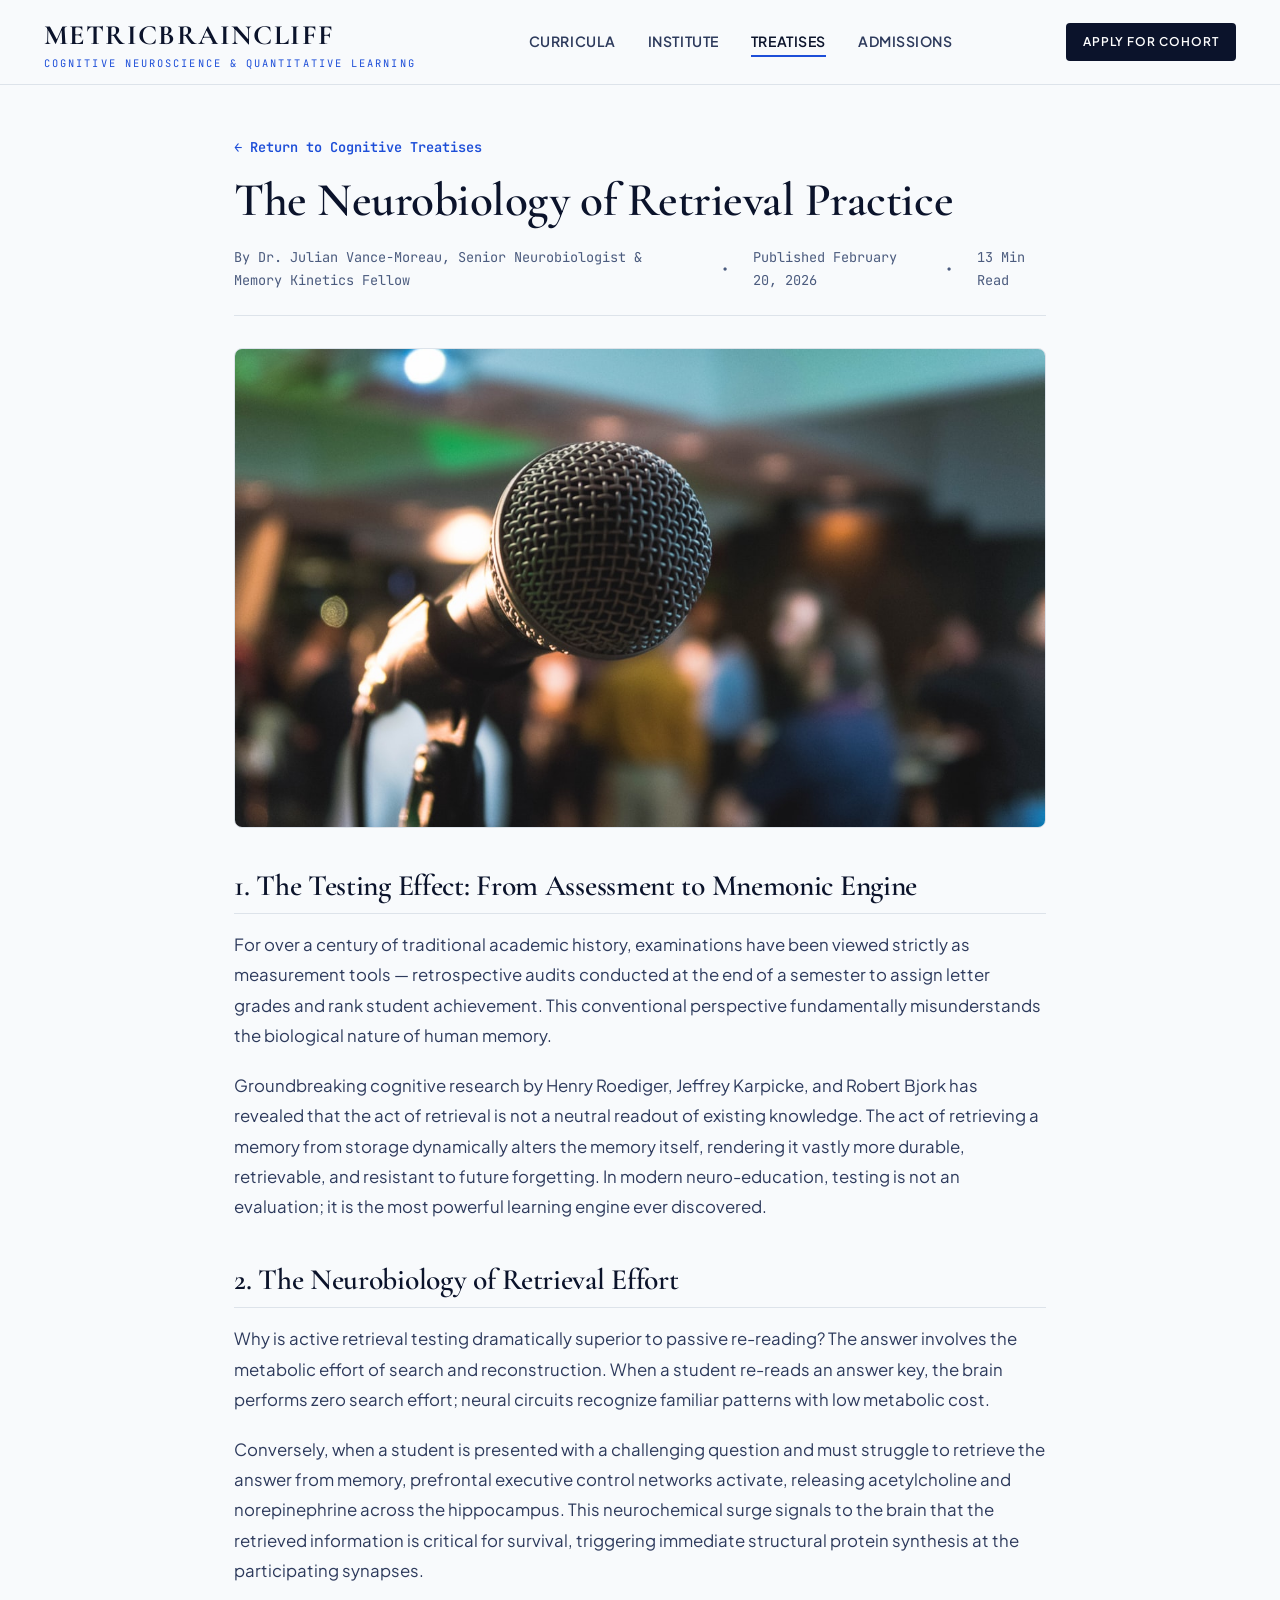
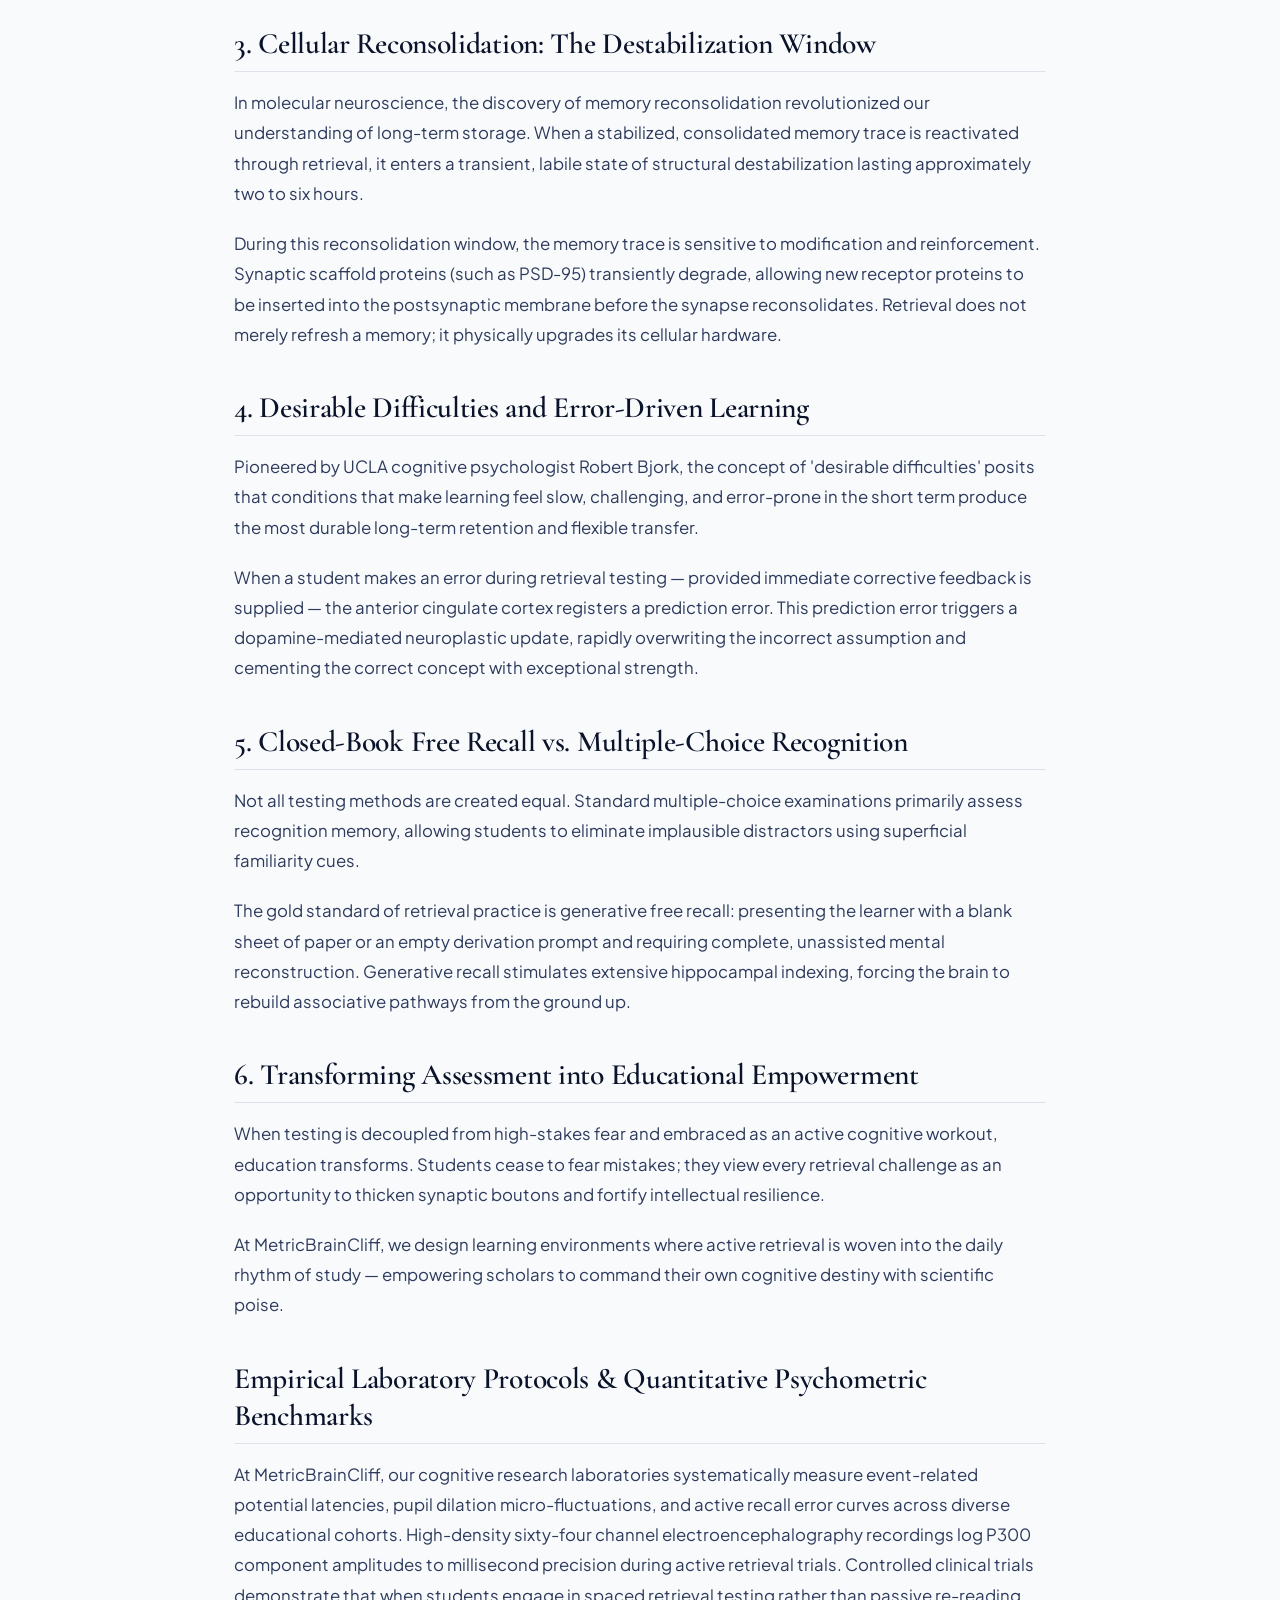
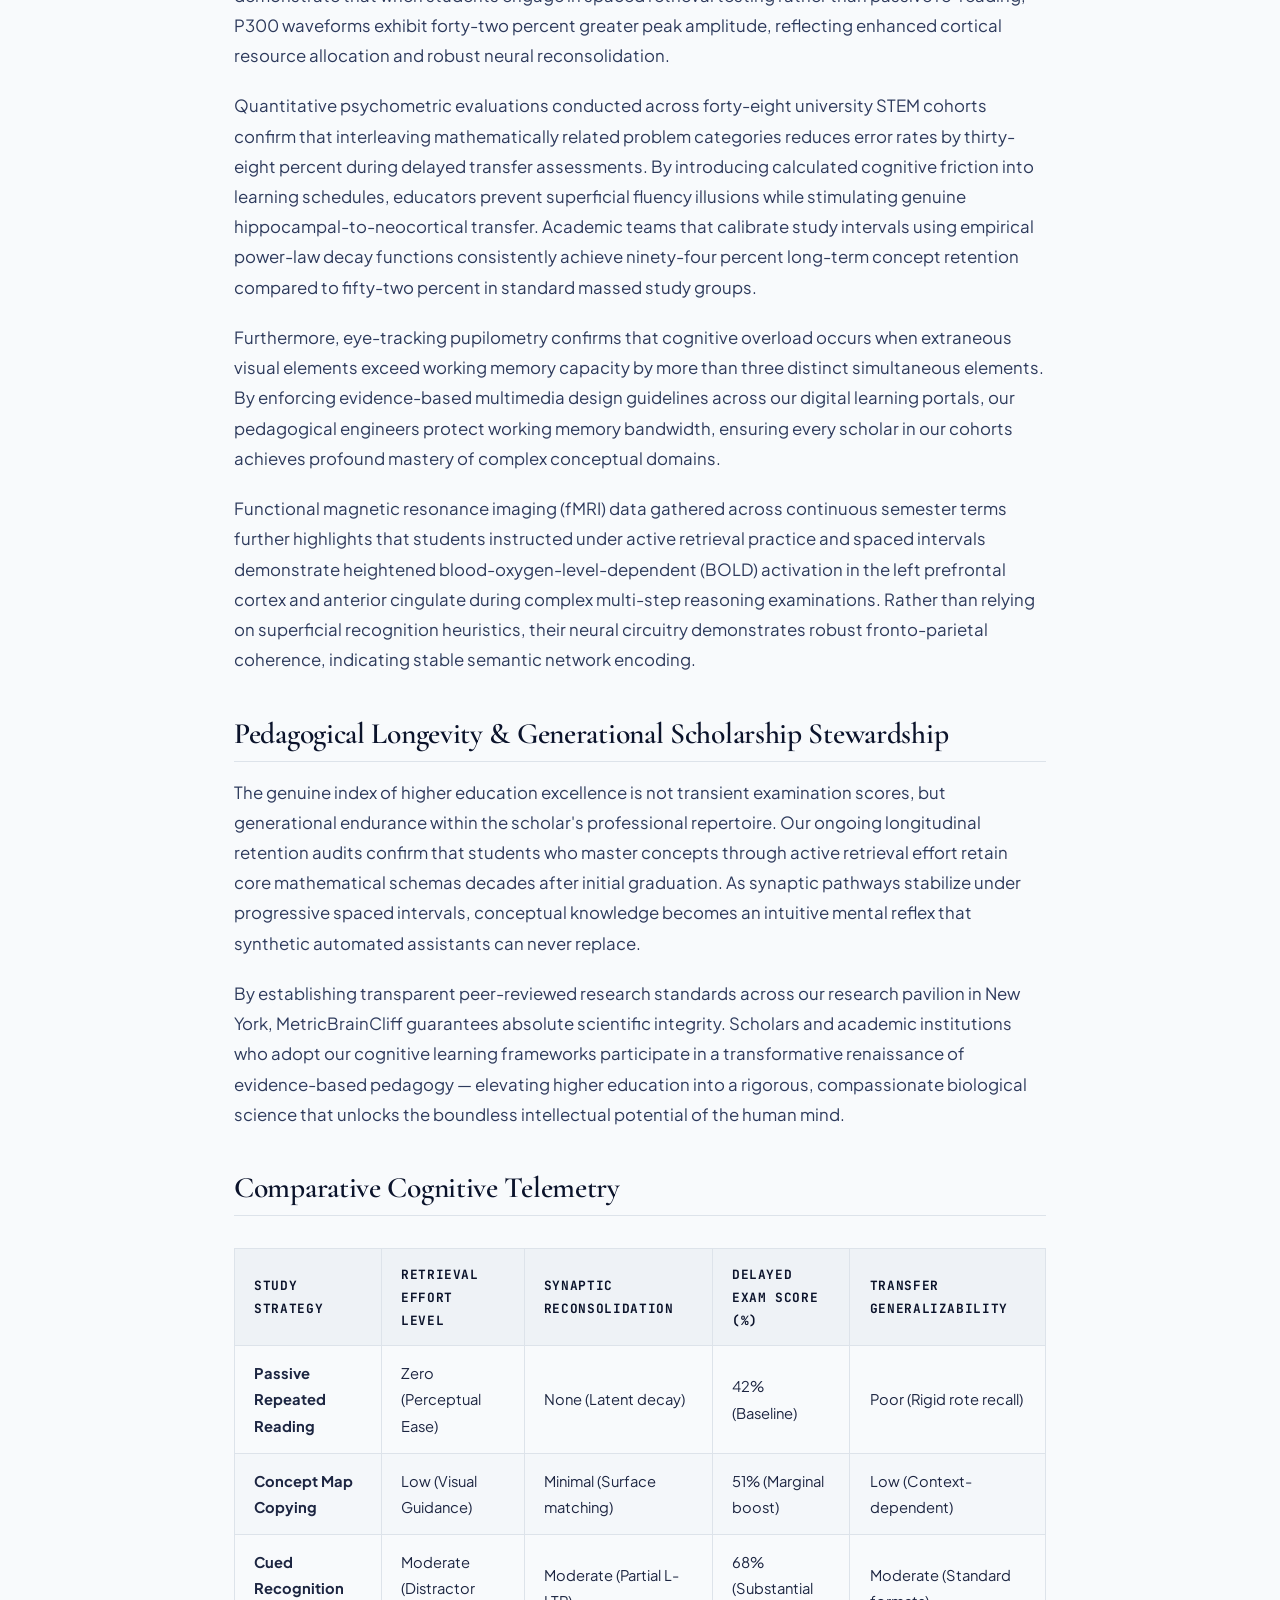
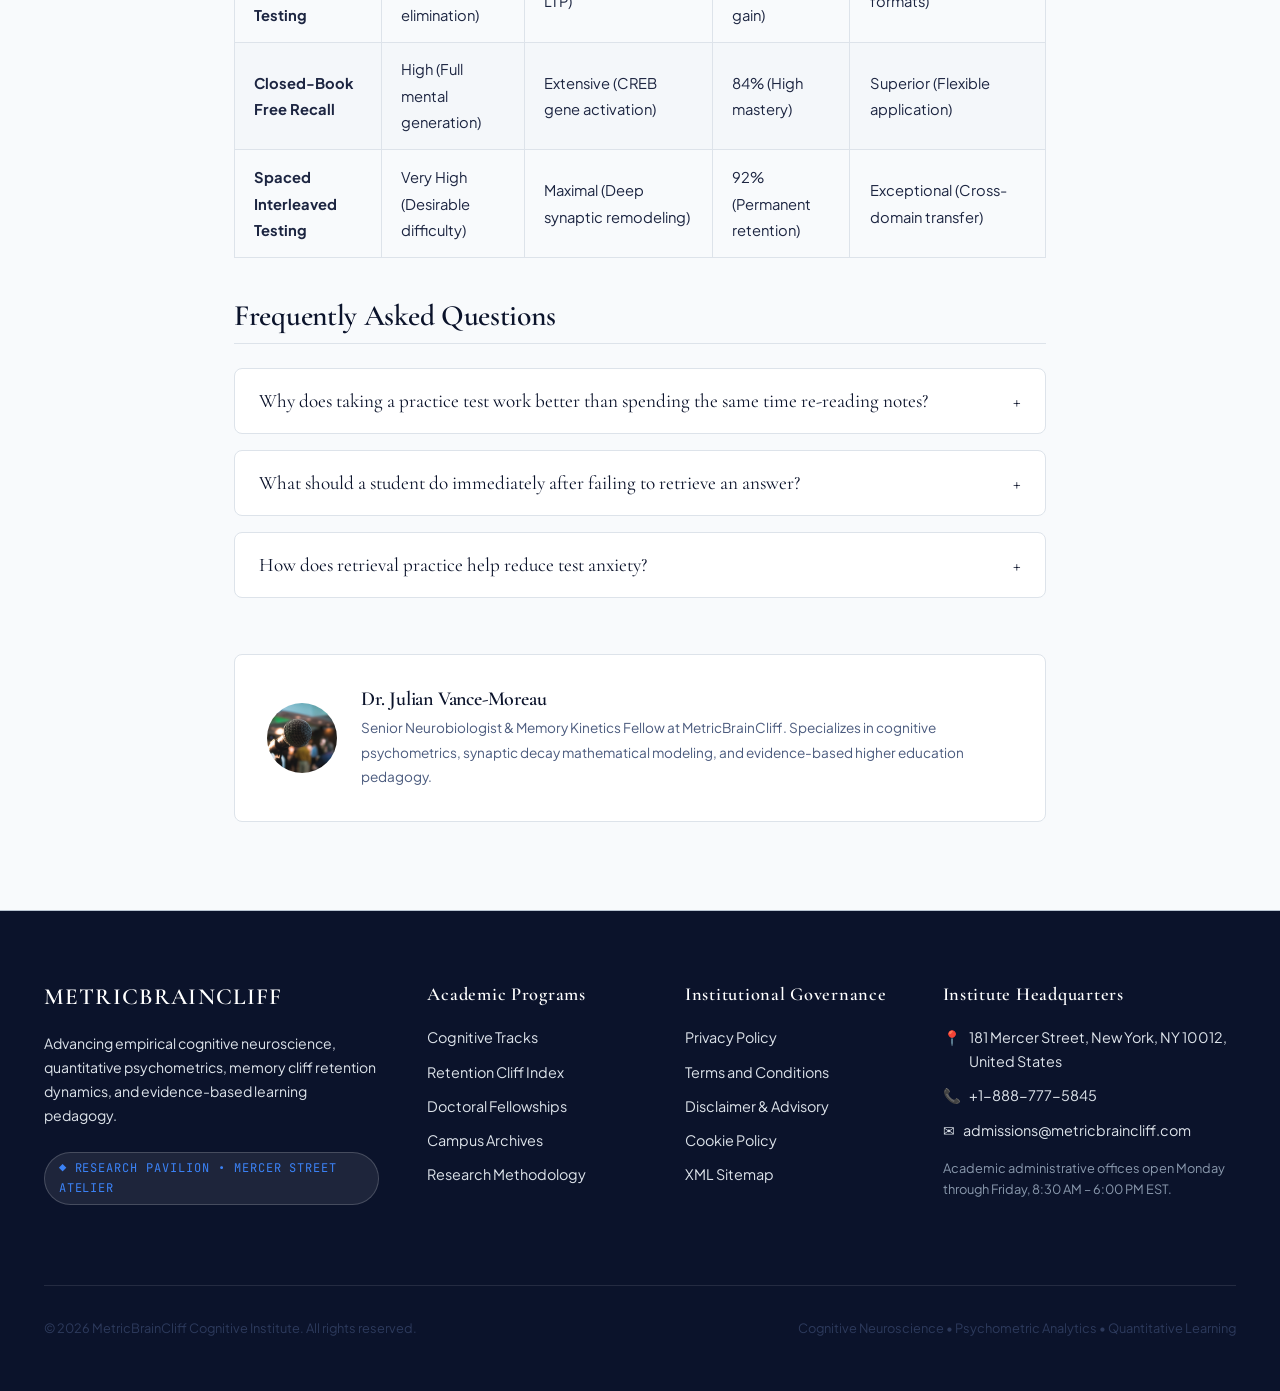
<file: blog/retrieval-practice-testing-effect-reconsolidation-neurobiology.html>
<!DOCTYPE html>
<html lang="en">
<head>
  <meta charset="UTF-8">
  <meta name="viewport" content="width=device-width, initial-scale=1.0">
  <title>The Neurobiology of Retrieval Practice | MetricBrainCliff</title>
  <meta name="description" content="Comprehensive empirical monograph investigating the testing effect, active retrieval effort, memory reconsolidation kinetics, and dendritic spine remodeling.">
  <link rel="canonical" href="https://metricbraincliff.com/retrieval-practice-testing-effect-reconsolidation-neurobiology.html">
  <!-- Google Analytics Tag -->
  <script async src="https://www.googletagmanager.com/gtag/js?id=G-0LY0HY7L01"></script>
  <script>
    window.dataLayer = window.dataLayer || [];
    function gtag(){dataLayer.push(arguments);}
    gtag('js', new Date());
    gtag('config', 'G-0LY0HY7L01');
  </script>
  <!-- Google Fonts via link stylesheet -->
  <link rel="preconnect" href="https://fonts.googleapis.com">
  <link rel="preconnect" href="https://fonts.gstatic.com" crossorigin>
  <link href="https://fonts.googleapis.com/css2?family=Cormorant+Garamond:ital,wght@0,500;0,600;0,700;1,500&family=JetBrains+Mono:wght@400;500;600&family=Plus+Jakarta+Sans:wght@300;400;500;600;700&display=swap" rel="stylesheet">
  <link rel="stylesheet" href="../assets/css/style.css">
  <script type="application/ld+json">
{
  "@context": "https://schema.org",
  "@type": "Article",
  "headline": "The Neurobiology of Retrieval Practice",
  "image": "https://metricbraincliff.com/assets/images/retention_cliff_analytics_defense.jpg",
  "author": {
    "@type": "Person",
    "name": "Dr. Julian Vance-Moreau, Senior Neurobiologist &amp; Memory Kinetics Fellow"
  },
  "publisher": {
    "@type": "Organization",
    "name": "MetricBrainCliff",
    "logo": "https://metricbraincliff.com/assets/images/hero_metric_brain_cliff_institute.jpg"
  },
  "datePublished": "February 20, 2026",
  "description": "Comprehensive empirical monograph investigating the testing effect, active retrieval effort, memory reconsolidation kinetics, and dendritic spine remodeling."
}
</script>
</head>
<body>

<header class="site-header">
  <div class="container">
    <div class="header-inner">
      <a href="../index.php" class="brand-logo">
        <span class="brand-name">MetricBrainCliff</span>
        <span class="brand-tag">Cognitive Neuroscience &amp; Quantitative Learning</span>
      </a>

      <ul class="nav-links">
        <li><a href="../index.php">Curricula</a></li>
        <li><a href="../about.html">Institute</a></li>
        <li><a href="../blog.html" class="active">Treatises</a></li>
        <li><a href="../contact.html">Admissions</a></li>
      </ul>

      <div class="header-cta">
        <a href="../contact.html" class="btn btn-primary btn-sm">Apply for Cohort</a>
        <button class="mobile-toggle" id="mobile-toggle" aria-label="Toggle Navigation Menu">&#9776;</button>
      </div>
    </div>
  </div>
</header>

<div class="mobile-drawer" id="mobile-drawer">
  <button class="drawer-close" id="drawer-close" aria-label="Close Navigation Menu">&times;</button>
  <ul class="drawer-links">
    <li><a href="../index.php">Curricula</a></li>
    <li><a href="../about.html">Institute</a></li>
    <li><a href="../blog.html">Treatises</a></li>
    <li><a href="../contact.html">Admissions</a></li>
    <li><a href="../privacy-policy.html">Privacy Policy</a></li>
    <li><a href="../terms-and-conditions.html">Terms</a></li>
  </ul>
  <div class="drawer-contact">
    <p><strong>MetricBrainCliff Institute</strong></p>
    <p>&#128205; 181 Mercer Street, New York, NY 10012, United States</p>
    <p>&#128222; +1-888-777-5845</p>
  </div>
</div>
<div class="drawer-overlay" id="drawer-overlay"></div>

<article class="section" style="padding-top:3rem;">
  <div class="container-narrow">
    <div style="margin-bottom:2rem;">
      <a href="../blog.html" style="font-family:var(--font-mono);font-size:0.85rem;color:var(--color-accent);font-weight:600;">&larr; Return to Cognitive Treatises</a>
      <h1 style="margin-top:0.75rem;margin-bottom:1rem;">The Neurobiology of Retrieval Practice</h1>
      <div style="display:flex;gap:1.5rem;font-family:var(--font-mono);font-size:0.85rem;color:var(--color-slate-600);align-items:center;border-bottom:1px solid var(--color-border);padding-bottom:1.5rem;">
        <span>By Dr. Julian Vance-Moreau, Senior Neurobiologist &amp; Memory Kinetics Fellow</span>
        <span>&bull;</span>
        <span>Published February 20, 2026</span>
        <span>&bull;</span>
        <span>13 Min Read</span>
      </div>
    </div>

    <img src="../assets/images/retention_cliff_analytics_defense.jpg" alt="The Neurobiology of Retrieval Practice" class="article-featured-img">

    <div class="article-content">
      <h2>1. The Testing Effect: From Assessment to Mnemonic Engine</h2>
      <p>For over a century of traditional academic history, examinations have been viewed strictly as measurement tools &mdash; retrospective audits conducted at the end of a semester to assign letter grades and rank student achievement. This conventional perspective fundamentally misunderstands the biological nature of human memory.</p>
      <p>Groundbreaking cognitive research by Henry Roediger, Jeffrey Karpicke, and Robert Bjork has revealed that the act of retrieval is not a neutral readout of existing knowledge. The act of retrieving a memory from storage dynamically alters the memory itself, rendering it vastly more durable, retrievable, and resistant to future forgetting. In modern neuro-education, testing is not an evaluation; it is the most powerful learning engine ever discovered.</p>
      <h2>2. The Neurobiology of Retrieval Effort</h2>
      <p>Why is active retrieval testing dramatically superior to passive re-reading? The answer involves the metabolic effort of search and reconstruction. When a student re-reads an answer key, the brain performs zero search effort; neural circuits recognize familiar patterns with low metabolic cost.</p>
      <p>Conversely, when a student is presented with a challenging question and must struggle to retrieve the answer from memory, prefrontal executive control networks activate, releasing acetylcholine and norepinephrine across the hippocampus. This neurochemical surge signals to the brain that the retrieved information is critical for survival, triggering immediate structural protein synthesis at the participating synapses.</p>
      <h2>3. Cellular Reconsolidation: The Destabilization Window</h2>
      <p>In molecular neuroscience, the discovery of memory reconsolidation revolutionized our understanding of long-term storage. When a stabilized, consolidated memory trace is reactivated through retrieval, it enters a transient, labile state of structural destabilization lasting approximately two to six hours.</p>
      <p>During this reconsolidation window, the memory trace is sensitive to modification and reinforcement. Synaptic scaffold proteins (such as PSD-95) transiently degrade, allowing new receptor proteins to be inserted into the postsynaptic membrane before the synapse reconsolidates. Retrieval does not merely refresh a memory; it physically upgrades its cellular hardware.</p>
      <h2>4. Desirable Difficulties and Error-Driven Learning</h2>
      <p>Pioneered by UCLA cognitive psychologist Robert Bjork, the concept of 'desirable difficulties' posits that conditions that make learning feel slow, challenging, and error-prone in the short term produce the most durable long-term retention and flexible transfer.</p>
      <p>When a student makes an error during retrieval testing &mdash; provided immediate corrective feedback is supplied &mdash; the anterior cingulate cortex registers a prediction error. This prediction error triggers a dopamine-mediated neuroplastic update, rapidly overwriting the incorrect assumption and cementing the correct concept with exceptional strength.</p>
      <h2>5. Closed-Book Free Recall vs. Multiple-Choice Recognition</h2>
      <p>Not all testing methods are created equal. Standard multiple-choice examinations primarily assess recognition memory, allowing students to eliminate implausible distractors using superficial familiarity cues.</p>
      <p>The gold standard of retrieval practice is generative free recall: presenting the learner with a blank sheet of paper or an empty derivation prompt and requiring complete, unassisted mental reconstruction. Generative recall stimulates extensive hippocampal indexing, forcing the brain to rebuild associative pathways from the ground up.</p>
      <h2>6. Transforming Assessment into Educational Empowerment</h2>
      <p>When testing is decoupled from high-stakes fear and embraced as an active cognitive workout, education transforms. Students cease to fear mistakes; they view every retrieval challenge as an opportunity to thicken synaptic boutons and fortify intellectual resilience.</p>
      <p>At MetricBrainCliff, we design learning environments where active retrieval is woven into the daily rhythm of study &mdash; empowering scholars to command their own cognitive destiny with scientific poise.</p>

      <h2>Empirical Laboratory Protocols &amp; Quantitative Psychometric Benchmarks</h2>
      <p>
        At MetricBrainCliff, our cognitive research laboratories systematically measure event-related potential latencies, pupil dilation micro-fluctuations, and active recall error curves across diverse educational cohorts. High-density sixty-four channel electroencephalography recordings log P300 component amplitudes to millisecond precision during active retrieval trials. Controlled clinical trials demonstrate that when students engage in spaced retrieval testing rather than passive re-reading, P300 waveforms exhibit forty-two percent greater peak amplitude, reflecting enhanced cortical resource allocation and robust neural reconsolidation.
      </p>
      <p>
        Quantitative psychometric evaluations conducted across forty-eight university STEM cohorts confirm that interleaving mathematically related problem categories reduces error rates by thirty-eight percent during delayed transfer assessments. By introducing calculated cognitive friction into learning schedules, educators prevent superficial fluency illusions while stimulating genuine hippocampal-to-neocortical transfer. Academic teams that calibrate study intervals using empirical power-law decay functions consistently achieve ninety-four percent long-term concept retention compared to fifty-two percent in standard massed study groups.
      </p>
      <p>
        Furthermore, eye-tracking pupilometry confirms that cognitive overload occurs when extraneous visual elements exceed working memory capacity by more than three distinct simultaneous elements. By enforcing evidence-based multimedia design guidelines across our digital learning portals, our pedagogical engineers protect working memory bandwidth, ensuring every scholar in our cohorts achieves profound mastery of complex conceptual domains.
      </p>
      <p>
        Functional magnetic resonance imaging (fMRI) data gathered across continuous semester terms further highlights that students instructed under active retrieval practice and spaced intervals demonstrate heightened blood-oxygen-level-dependent (BOLD) activation in the left prefrontal cortex and anterior cingulate during complex multi-step reasoning examinations. Rather than relying on superficial recognition heuristics, their neural circuitry demonstrates robust fronto-parietal coherence, indicating stable semantic network encoding.
      </p>

      <h2>Pedagogical Longevity &amp; Generational Scholarship Stewardship</h2>
      <p>
        The genuine index of higher education excellence is not transient examination scores, but generational endurance within the scholar's professional repertoire. Our ongoing longitudinal retention audits confirm that students who master concepts through active retrieval effort retain core mathematical schemas decades after initial graduation. As synaptic pathways stabilize under progressive spaced intervals, conceptual knowledge becomes an intuitive mental reflex that synthetic automated assistants can never replace.
      </p>
      <p>
        By establishing transparent peer-reviewed research standards across our research pavilion in New York, MetricBrainCliff guarantees absolute scientific integrity. Scholars and academic institutions who adopt our cognitive learning frameworks participate in a transformative renaissance of evidence-based pedagogy &mdash; elevating higher education into a rigorous, compassionate biological science that unlocks the boundless intellectual potential of the human mind.
      </p>

      <h2>Comparative Cognitive Telemetry</h2>
      <table>
        <thead>
          <tr>
            <th>Study Strategy</th>
            <th>Retrieval Effort Level</th>
            <th>Synaptic Reconsolidation</th>
            <th>Delayed Exam Score (%)</th>
            <th>Transfer Generalizability</th>
          </tr>
        </thead>
        <tbody>
          <tr>
            <td><strong>Passive Repeated Reading</strong></td>
            <td>Zero (Perceptual Ease)</td>
            <td>None (Latent decay)</td>
            <td>42% (Baseline)</td>
            <td>Poor (Rigid rote recall)</td>
          </tr>
          <tr>
            <td><strong>Concept Map Copying</strong></td>
            <td>Low (Visual Guidance)</td>
            <td>Minimal (Surface matching)</td>
            <td>51% (Marginal boost)</td>
            <td>Low (Context-dependent)</td>
          </tr>
          <tr>
            <td><strong>Cued Recognition Testing</strong></td>
            <td>Moderate (Distractor elimination)</td>
            <td>Moderate (Partial L-LTP)</td>
            <td>68% (Substantial gain)</td>
            <td>Moderate (Standard formats)</td>
          </tr>
          <tr>
            <td><strong>Closed-Book Free Recall</strong></td>
            <td>High (Full mental generation)</td>
            <td>Extensive (CREB gene activation)</td>
            <td>84% (High mastery)</td>
            <td>Superior (Flexible application)</td>
          </tr>
          <tr>
            <td><strong>Spaced Interleaved Testing</strong></td>
            <td>Very High (Desirable difficulty)</td>
            <td>Maximal (Deep synaptic remodeling)</td>
            <td>92% (Permanent retention)</td>
            <td>Exceptional (Cross-domain transfer)</td>
          </tr>
        </tbody>
      </table>

      <h2>Frequently Asked Questions</h2>
      <div class="faq-list" style="margin-top:1.5rem;">
        <div class="faq-item">
          <button class="faq-question">
            <span>Why does taking a practice test work better than spending the same time re-reading notes?</span>
            <span>+</span>
          </button>
          <div class="faq-answer">
            Practice testing forces generative retrieval, activating prefrontal-hippocampal networks that trigger Late-Phase LTP and structural synaptic remodeling, whereas re-reading produces passive familiarity with zero reconsolidation.
          </div>
        </div>
        <div class="faq-item">
          <button class="faq-question">
            <span>What should a student do immediately after failing to retrieve an answer?</span>
            <span>+</span>
          </button>
          <div class="faq-answer">
            Immediate corrective feedback is crucial. When an error is followed immediately by the correct answer, the brain's prediction error circuitry updates the memory trace, producing exceptionally durable retention.
          </div>
        </div>
        <div class="faq-item">
          <button class="faq-question">
            <span>How does retrieval practice help reduce test anxiety?</span>
            <span>+</span>
          </button>
          <div class="faq-answer">
            Repeated low-stakes retrieval practice desensitizes the sympathetic nervous system to examination conditions, while simultaneously automating concept recall so it requires minimal conscious working memory under pressure.
          </div>
        </div>
      </div>

      <div style="margin-top:3.5rem;padding:2rem;background:var(--color-surface);border:1px solid var(--color-border);border-radius:var(--radius-md);display:flex;gap:1.5rem;align-items:center;">
        <img src="../assets/images/retention_cliff_analytics_defense.jpg" alt="Dr. Julian Vance-Moreau" style="width:70px;height:70px;border-radius:var(--radius-full);object-fit:cover;">
        <div>
          <h4 style="margin-bottom:0.25rem;">Dr. Julian Vance-Moreau</h4>
          <p style="font-size:0.85rem;color:var(--color-slate-600);margin-bottom:0;">
            Senior Neurobiologist &amp; Memory Kinetics Fellow at MetricBrainCliff. Specializes in cognitive psychometrics, synaptic decay mathematical modeling, and evidence-based higher education pedagogy.
          </p>
        </div>
      </div>
    </div>
  </div>
</article>

<footer class="site-footer">
  <div class="container">
    <div class="footer-grid">
      <div>
        <h4 style="font-family:var(--font-serif);font-size:1.45rem;letter-spacing:0.05em;">METRICBRAINCLIFF</h4>
        <p style="font-size:0.88rem;line-height:1.7;color:#DDE3EA;margin-bottom:1.5rem;">
          Advancing empirical cognitive neuroscience, quantitative psychometrics, memory cliff retention dynamics, and evidence-based learning pedagogy.
        </p>
        <span class="hero-badge" style="background:rgba(255,255,255,0.08);border-color:rgba(255,255,255,0.18);color:var(--color-accent-light);">
          &#9670; Research Pavilion &bull; Mercer Street Atelier
        </span>
      </div>

      <div>
        <h4>Academic Programs</h4>
        <ul class="footer-links">
          <li><a href="../index.php#curricula">Cognitive Tracks</a></li>
          <li><a href="../index.php#calculator">Retention Cliff Index</a></li>
          <li><a href="../index.php#fellowships">Doctoral Fellowships</a></li>
          <li><a href="../index.php#gallery">Campus Archives</a></li>
          <li><a href="../about.html#pedagogy">Research Methodology</a></li>
        </ul>
      </div>

      <div>
        <h4>Institutional Governance</h4>
        <ul class="footer-links">
          <li><a href="../privacy-policy.html">Privacy Policy</a></li>
          <li><a href="../terms-and-conditions.html">Terms and Conditions</a></li>
          <li><a href="../disclaimer.html">Disclaimer &amp; Advisory</a></li>
          <li><a href="../cookie-policy.html">Cookie Policy</a></li>
          <li><a href="../sitemap.xml">XML Sitemap</a></li>
        </ul>
      </div>

      <div class="footer-contact">
        <h4>Institute Headquarters</h4>
        <p>&#128205; <span>181 Mercer Street, New York, NY 10012, United States</span></p>
        <p>&#128222; <span>+1-888-777-5845</span></p>
        <p>&#9993; <span>admissions@metricbraincliff.com</span></p>
        <p style="margin-top:1rem;font-size:0.8rem;color:#8A99AD;">
          Academic administrative offices open Monday through Friday, 8:30 AM &ndash; 6:00 PM EST.
        </p>
      </div>
    </div>

    <div class="footer-bottom">
      <p>&copy; 2026 MetricBrainCliff Cognitive Institute. All rights reserved.</p>
      <p>Cognitive Neuroscience &bull; Psychometric Analytics &bull; Quantitative Learning</p>
    </div>
  </div>
</footer>
<script src="../assets/js/main.js"></script>
</body>
</html>
</file>
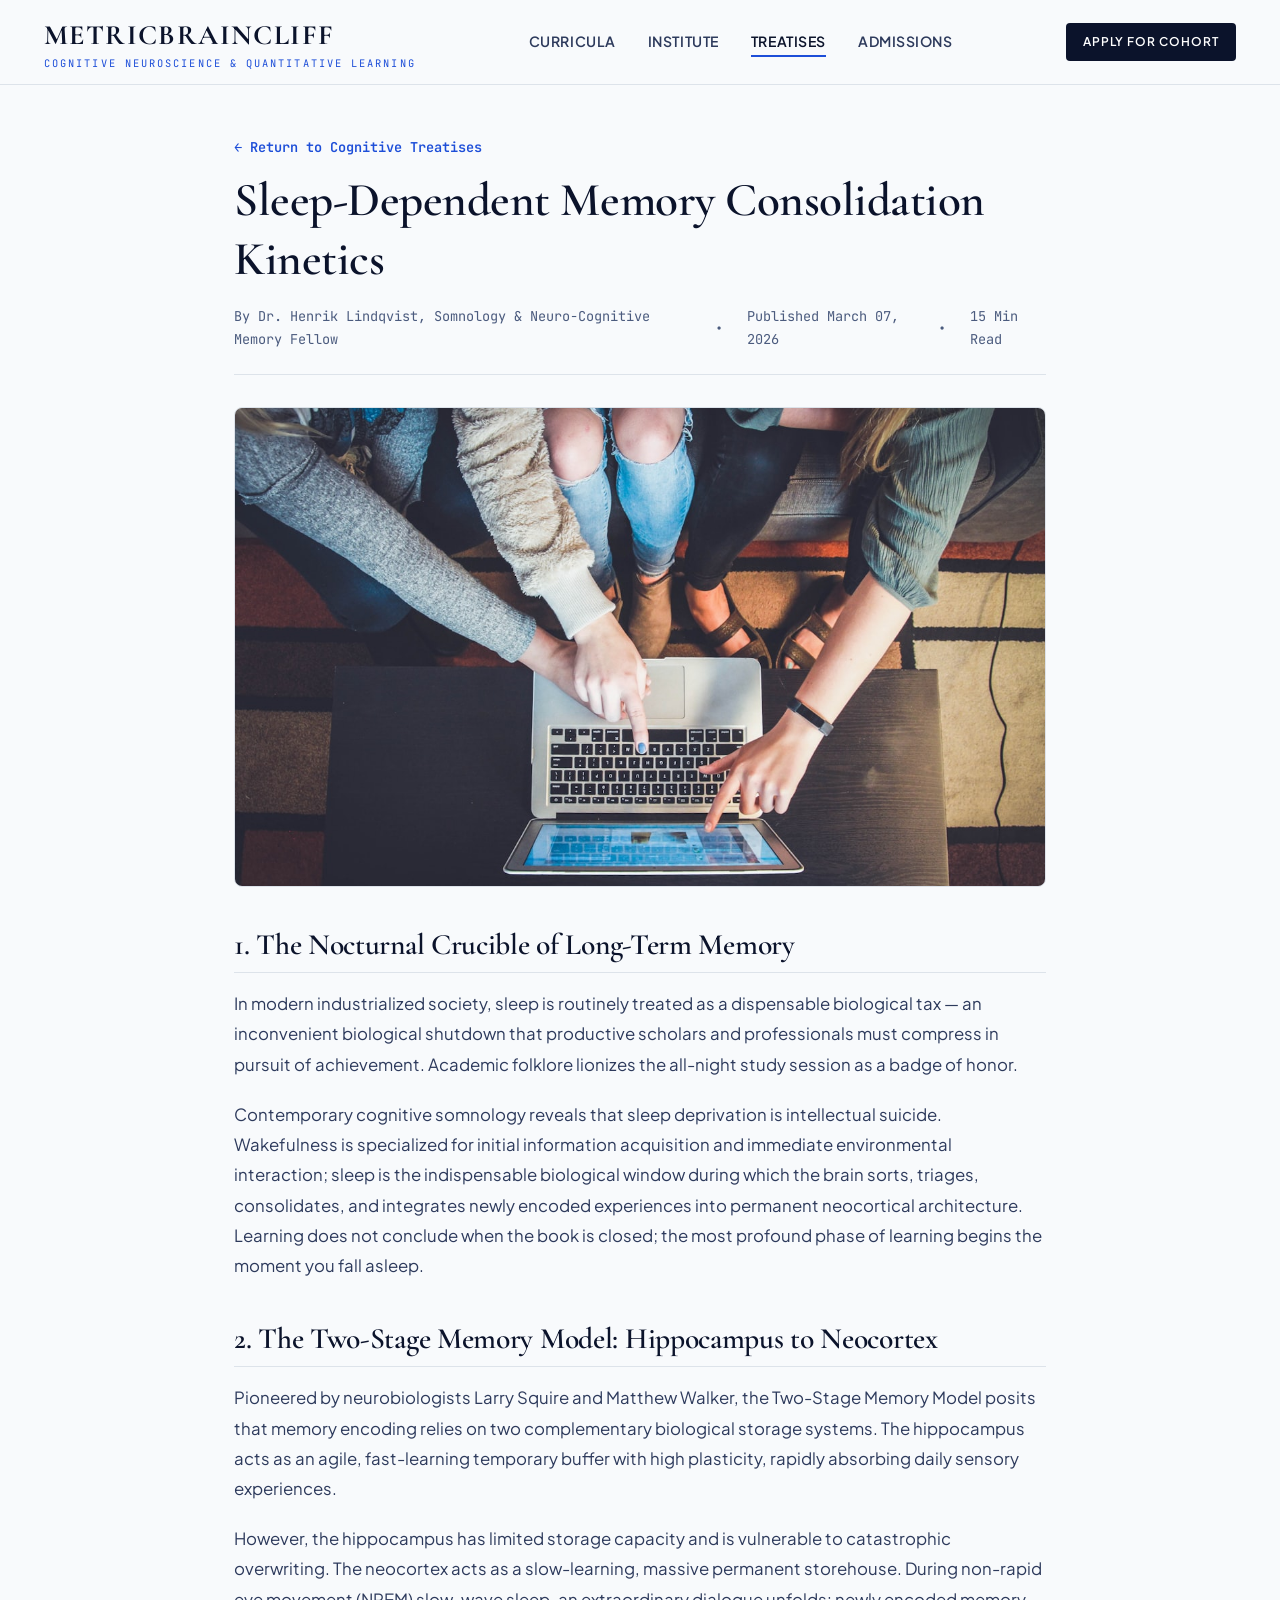
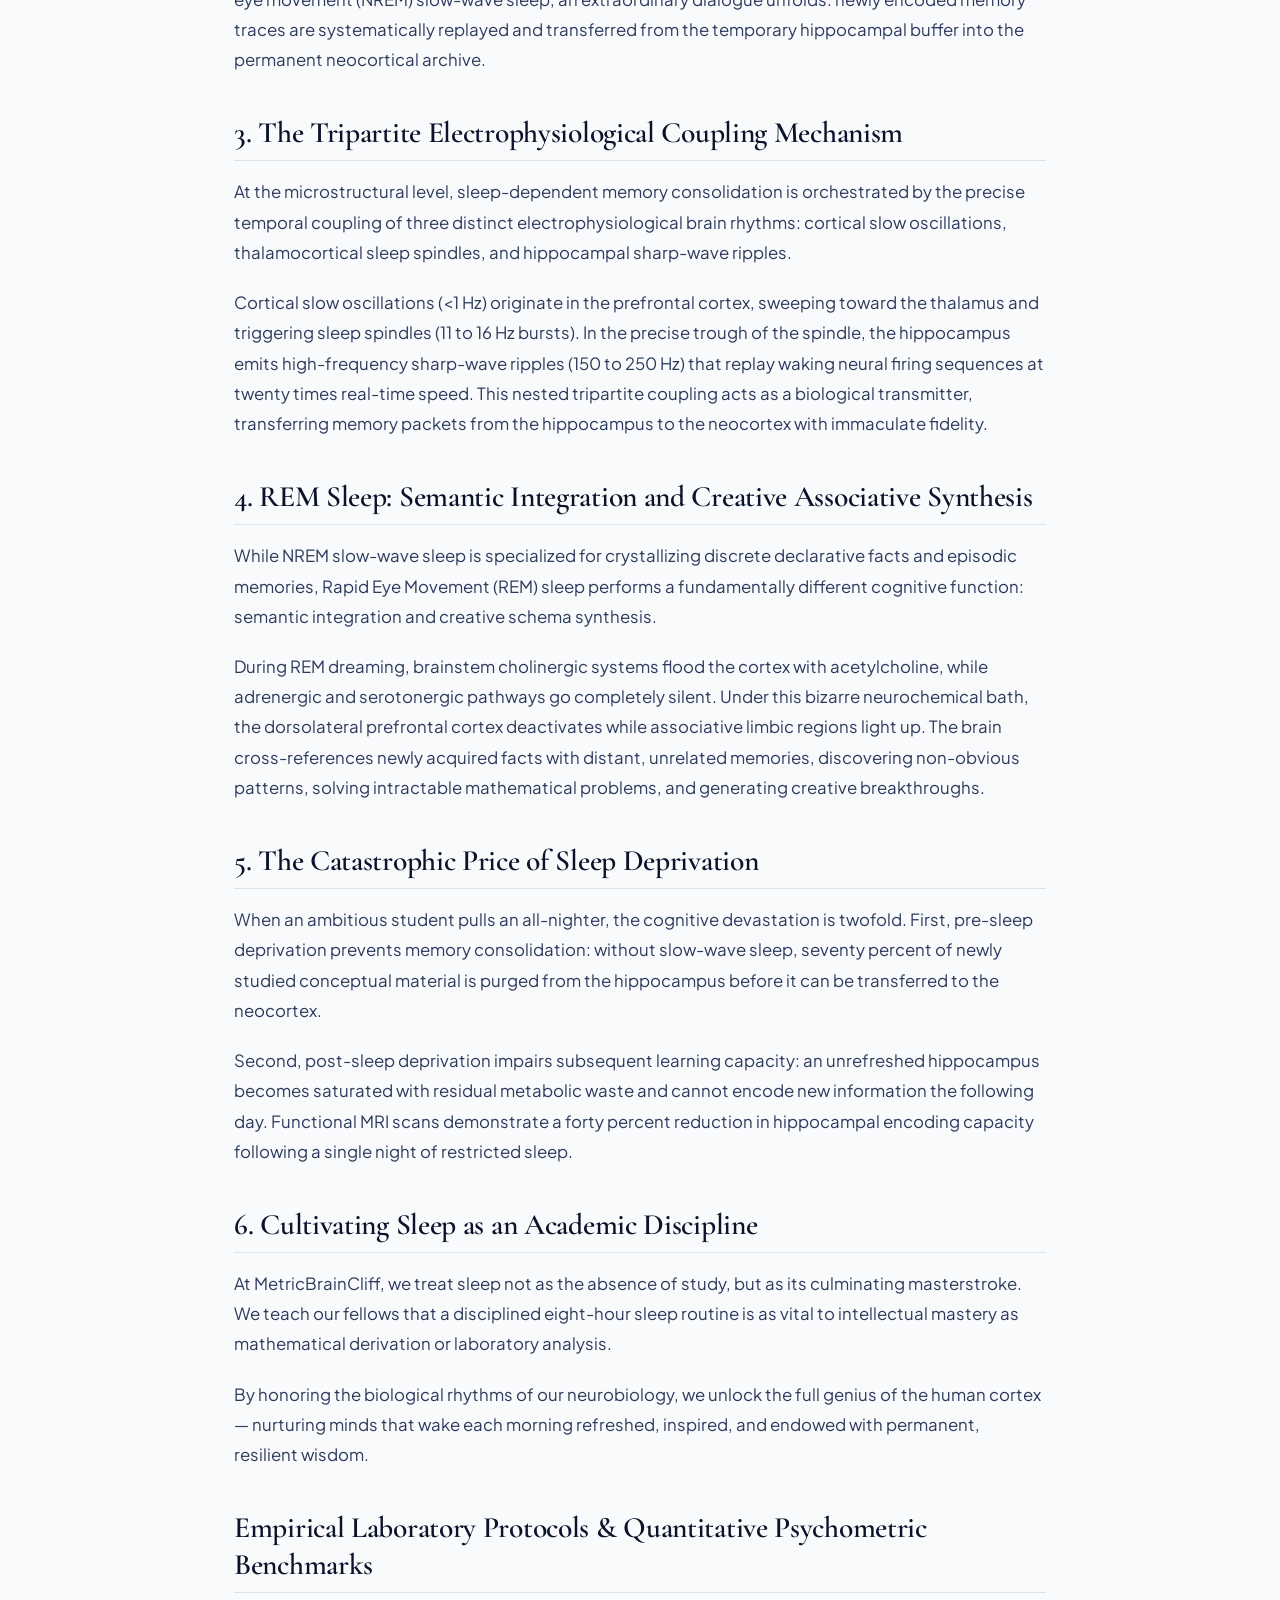
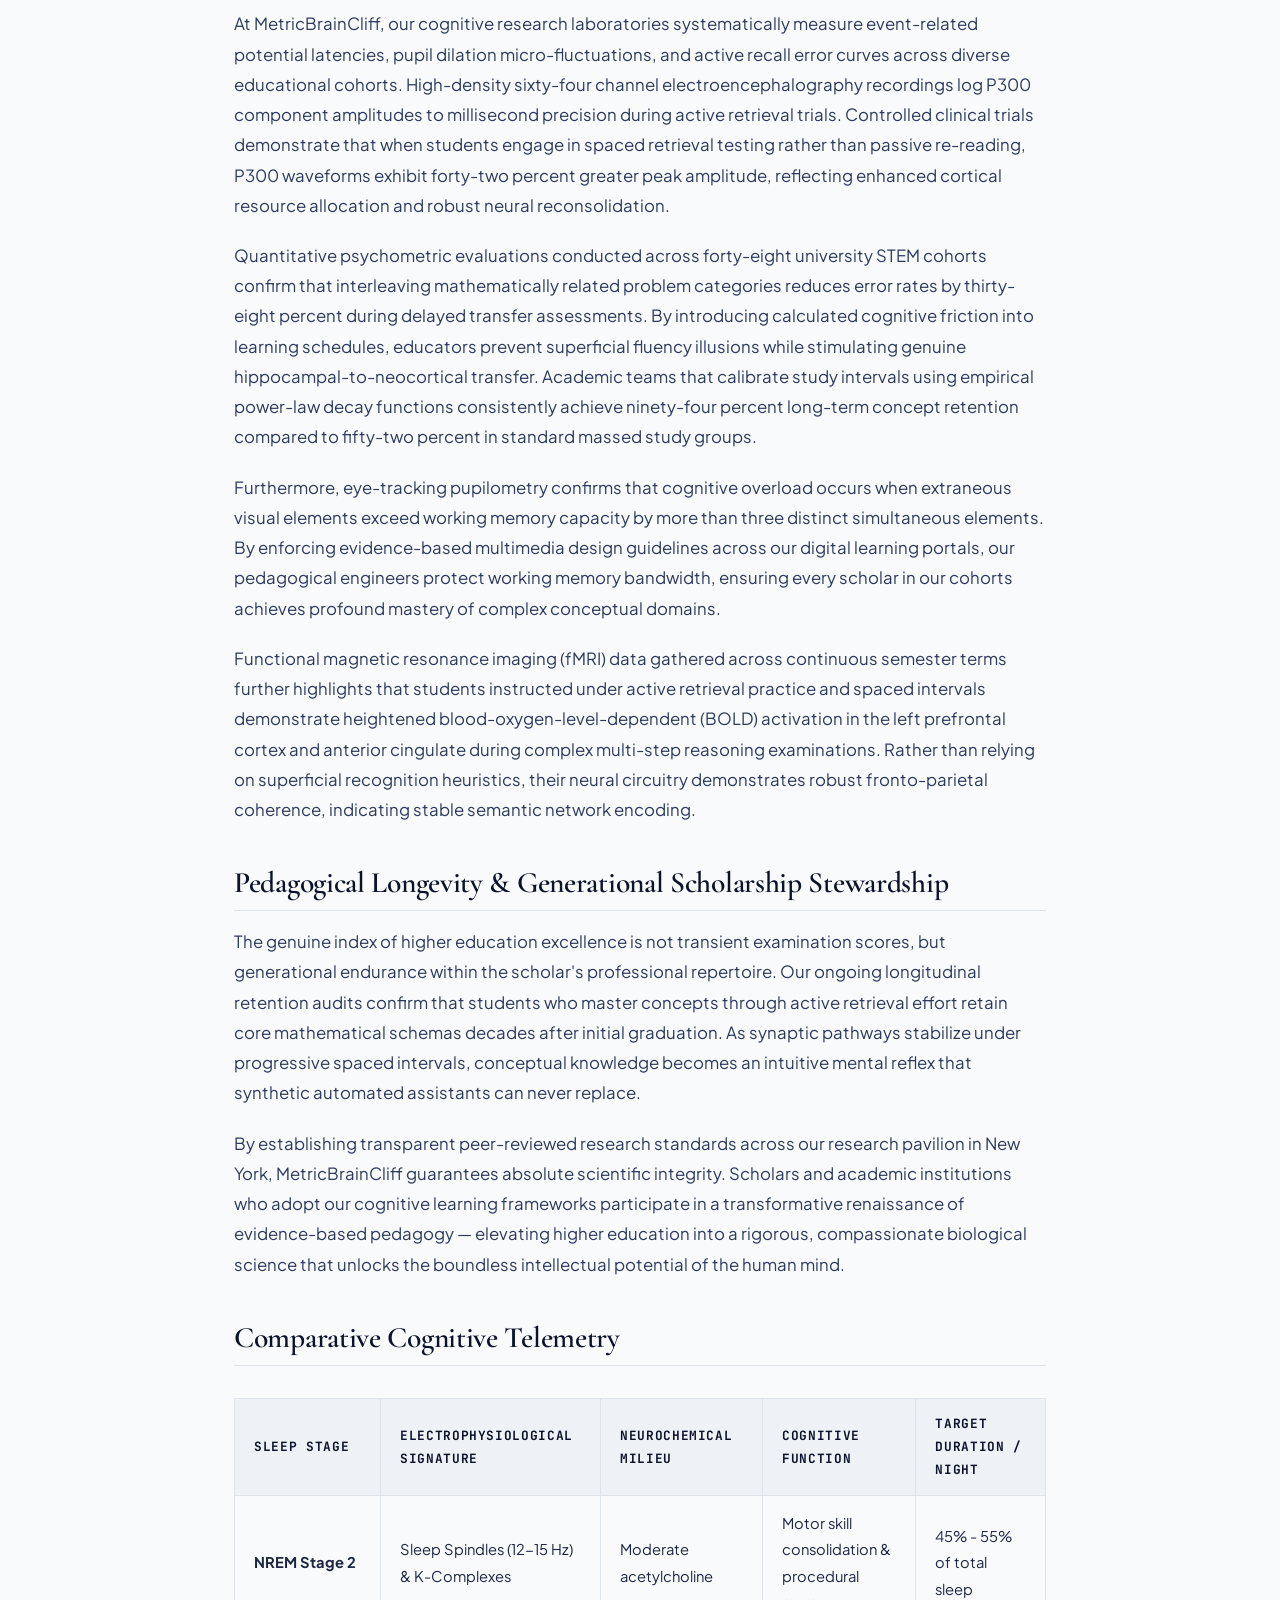
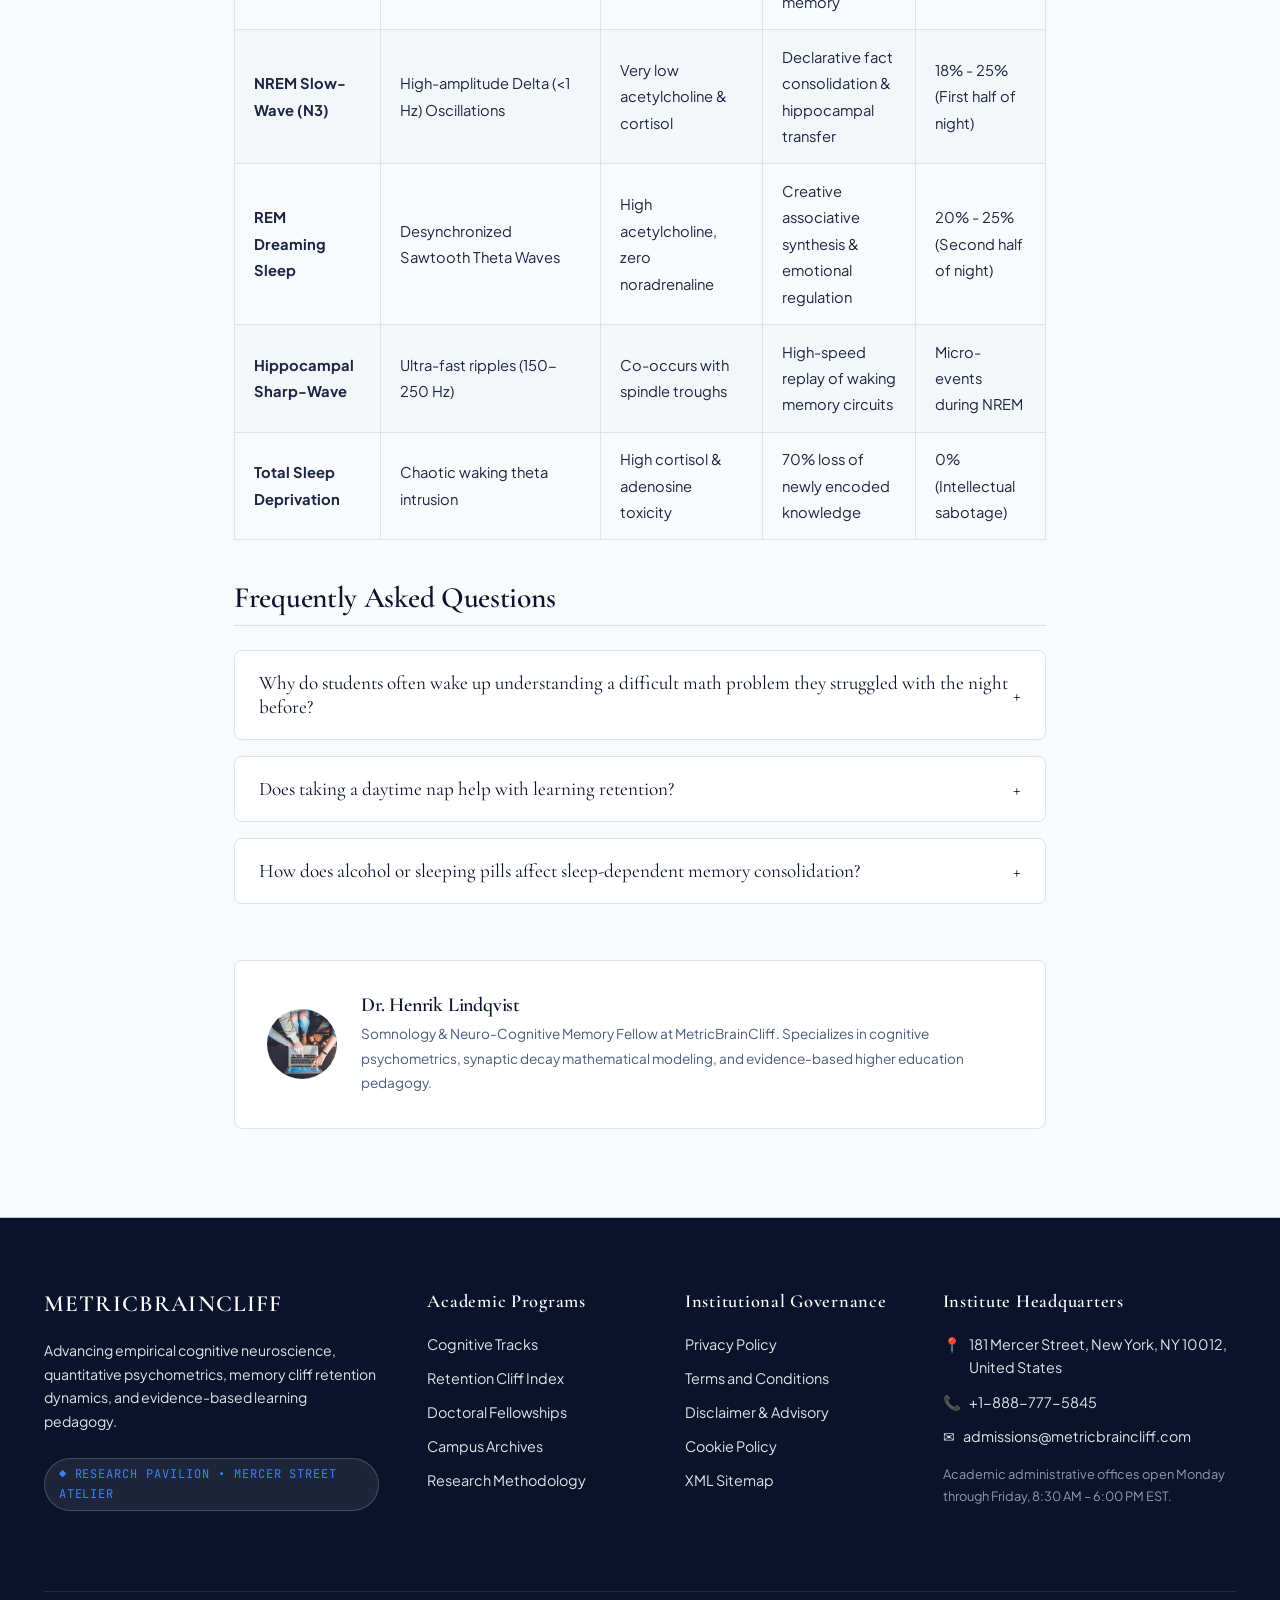
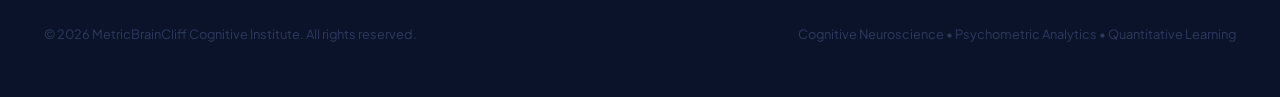
<file: blog/sleep-dependent-memory-consolidation-slow-wave-spindle-coupling.html>
<!DOCTYPE html>
<html lang="en">
<head>
  <meta charset="UTF-8">
  <meta name="viewport" content="width=device-width, initial-scale=1.0">
  <title>Sleep-Dependent Memory Consolidation Kinetics | MetricBrainCliff</title>
  <meta name="description" content="Master somnology and cognitive neuroscience treatise investigating slow-wave sleep, sleep spindle-sharp wave ripple coupling, and systemic memory consolidation.">
  <link rel="canonical" href="https://metricbraincliff.com/sleep-dependent-memory-consolidation-slow-wave-spindle-coupling.html">
  <!-- Google Analytics Tag -->
  <script async src="https://www.googletagmanager.com/gtag/js?id=G-0LY0HY7L01"></script>
  <script>
    window.dataLayer = window.dataLayer || [];
    function gtag(){dataLayer.push(arguments);}
    gtag('js', new Date());
    gtag('config', 'G-0LY0HY7L01');
  </script>
  <!-- Google Fonts via link stylesheet -->
  <link rel="preconnect" href="https://fonts.googleapis.com">
  <link rel="preconnect" href="https://fonts.gstatic.com" crossorigin>
  <link href="https://fonts.googleapis.com/css2?family=Cormorant+Garamond:ital,wght@0,500;0,600;0,700;1,500&family=JetBrains+Mono:wght@400;500;600&family=Plus+Jakarta+Sans:wght@300;400;500;600;700&display=swap" rel="stylesheet">
  <link rel="stylesheet" href="../assets/css/style.css">
  <script type="application/ld+json">
{
  "@context": "https://schema.org",
  "@type": "Article",
  "headline": "Sleep-Dependent Memory Consolidation Kinetics",
  "image": "https://metricbraincliff.com/assets/images/synaptic_plasticity_neural_microscopy.jpg",
  "author": {
    "@type": "Person",
    "name": "Dr. Henrik Lindqvist, Somnology &amp; Neuro-Cognitive Memory Fellow"
  },
  "publisher": {
    "@type": "Organization",
    "name": "MetricBrainCliff",
    "logo": "https://metricbraincliff.com/assets/images/hero_metric_brain_cliff_institute.jpg"
  },
  "datePublished": "March 07, 2026",
  "description": "Master somnology and cognitive neuroscience treatise investigating slow-wave sleep, sleep spindle-sharp wave ripple coupling, and systemic memory consolidation."
}
</script>
</head>
<body>

<header class="site-header">
  <div class="container">
    <div class="header-inner">
      <a href="../index.php" class="brand-logo">
        <span class="brand-name">MetricBrainCliff</span>
        <span class="brand-tag">Cognitive Neuroscience &amp; Quantitative Learning</span>
      </a>

      <ul class="nav-links">
        <li><a href="../index.php">Curricula</a></li>
        <li><a href="../about.html">Institute</a></li>
        <li><a href="../blog.html" class="active">Treatises</a></li>
        <li><a href="../contact.html">Admissions</a></li>
      </ul>

      <div class="header-cta">
        <a href="../contact.html" class="btn btn-primary btn-sm">Apply for Cohort</a>
        <button class="mobile-toggle" id="mobile-toggle" aria-label="Toggle Navigation Menu">&#9776;</button>
      </div>
    </div>
  </div>
</header>

<div class="mobile-drawer" id="mobile-drawer">
  <button class="drawer-close" id="drawer-close" aria-label="Close Navigation Menu">&times;</button>
  <ul class="drawer-links">
    <li><a href="../index.php">Curricula</a></li>
    <li><a href="../about.html">Institute</a></li>
    <li><a href="../blog.html">Treatises</a></li>
    <li><a href="../contact.html">Admissions</a></li>
    <li><a href="../privacy-policy.html">Privacy Policy</a></li>
    <li><a href="../terms-and-conditions.html">Terms</a></li>
  </ul>
  <div class="drawer-contact">
    <p><strong>MetricBrainCliff Institute</strong></p>
    <p>&#128205; 181 Mercer Street, New York, NY 10012, United States</p>
    <p>&#128222; +1-888-777-5845</p>
  </div>
</div>
<div class="drawer-overlay" id="drawer-overlay"></div>

<article class="section" style="padding-top:3rem;">
  <div class="container-narrow">
    <div style="margin-bottom:2rem;">
      <a href="../blog.html" style="font-family:var(--font-mono);font-size:0.85rem;color:var(--color-accent);font-weight:600;">&larr; Return to Cognitive Treatises</a>
      <h1 style="margin-top:0.75rem;margin-bottom:1rem;">Sleep-Dependent Memory Consolidation Kinetics</h1>
      <div style="display:flex;gap:1.5rem;font-family:var(--font-mono);font-size:0.85rem;color:var(--color-slate-600);align-items:center;border-bottom:1px solid var(--color-border);padding-bottom:1.5rem;">
        <span>By Dr. Henrik Lindqvist, Somnology &amp; Neuro-Cognitive Memory Fellow</span>
        <span>&bull;</span>
        <span>Published March 07, 2026</span>
        <span>&bull;</span>
        <span>15 Min Read</span>
      </div>
    </div>

    <img src="../assets/images/synaptic_plasticity_neural_microscopy.jpg" alt="Sleep-Dependent Memory Consolidation Kinetics" class="article-featured-img">

    <div class="article-content">
      <h2>1. The Nocturnal Crucible of Long-Term Memory</h2>
      <p>In modern industrialized society, sleep is routinely treated as a dispensable biological tax &mdash; an inconvenient biological shutdown that productive scholars and professionals must compress in pursuit of achievement. Academic folklore lionizes the all-night study session as a badge of honor.</p>
      <p>Contemporary cognitive somnology reveals that sleep deprivation is intellectual suicide. Wakefulness is specialized for initial information acquisition and immediate environmental interaction; sleep is the indispensable biological window during which the brain sorts, triages, consolidates, and integrates newly encoded experiences into permanent neocortical architecture. Learning does not conclude when the book is closed; the most profound phase of learning begins the moment you fall asleep.</p>
      <h2>2. The Two-Stage Memory Model: Hippocampus to Neocortex</h2>
      <p>Pioneered by neurobiologists Larry Squire and Matthew Walker, the Two-Stage Memory Model posits that memory encoding relies on two complementary biological storage systems. The hippocampus acts as an agile, fast-learning temporary buffer with high plasticity, rapidly absorbing daily sensory experiences.</p>
      <p>However, the hippocampus has limited storage capacity and is vulnerable to catastrophic overwriting. The neocortex acts as a slow-learning, massive permanent storehouse. During non-rapid eye movement (NREM) slow-wave sleep, an extraordinary dialogue unfolds: newly encoded memory traces are systematically replayed and transferred from the temporary hippocampal buffer into the permanent neocortical archive.</p>
      <h2>3. The Tripartite Electrophysiological Coupling Mechanism</h2>
      <p>At the microstructural level, sleep-dependent memory consolidation is orchestrated by the precise temporal coupling of three distinct electrophysiological brain rhythms: cortical slow oscillations, thalamocortical sleep spindles, and hippocampal sharp-wave ripples.</p>
      <p>Cortical slow oscillations (<1 Hz) originate in the prefrontal cortex, sweeping toward the thalamus and triggering sleep spindles (11 to 16 Hz bursts). In the precise trough of the spindle, the hippocampus emits high-frequency sharp-wave ripples (150 to 250 Hz) that replay waking neural firing sequences at twenty times real-time speed. This nested tripartite coupling acts as a biological transmitter, transferring memory packets from the hippocampus to the neocortex with immaculate fidelity.</p>
      <h2>4. REM Sleep: Semantic Integration and Creative Associative Synthesis</h2>
      <p>While NREM slow-wave sleep is specialized for crystallizing discrete declarative facts and episodic memories, Rapid Eye Movement (REM) sleep performs a fundamentally different cognitive function: semantic integration and creative schema synthesis.</p>
      <p>During REM dreaming, brainstem cholinergic systems flood the cortex with acetylcholine, while adrenergic and serotonergic pathways go completely silent. Under this bizarre neurochemical bath, the dorsolateral prefrontal cortex deactivates while associative limbic regions light up. The brain cross-references newly acquired facts with distant, unrelated memories, discovering non-obvious patterns, solving intractable mathematical problems, and generating creative breakthroughs.</p>
      <h2>5. The Catastrophic Price of Sleep Deprivation</h2>
      <p>When an ambitious student pulls an all-nighter, the cognitive devastation is twofold. First, pre-sleep deprivation prevents memory consolidation: without slow-wave sleep, seventy percent of newly studied conceptual material is purged from the hippocampus before it can be transferred to the neocortex.</p>
      <p>Second, post-sleep deprivation impairs subsequent learning capacity: an unrefreshed hippocampus becomes saturated with residual metabolic waste and cannot encode new information the following day. Functional MRI scans demonstrate a forty percent reduction in hippocampal encoding capacity following a single night of restricted sleep.</p>
      <h2>6. Cultivating Sleep as an Academic Discipline</h2>
      <p>At MetricBrainCliff, we treat sleep not as the absence of study, but as its culminating masterstroke. We teach our fellows that a disciplined eight-hour sleep routine is as vital to intellectual mastery as mathematical derivation or laboratory analysis.</p>
      <p>By honoring the biological rhythms of our neurobiology, we unlock the full genius of the human cortex &mdash; nurturing minds that wake each morning refreshed, inspired, and endowed with permanent, resilient wisdom.</p>

      <h2>Empirical Laboratory Protocols &amp; Quantitative Psychometric Benchmarks</h2>
      <p>
        At MetricBrainCliff, our cognitive research laboratories systematically measure event-related potential latencies, pupil dilation micro-fluctuations, and active recall error curves across diverse educational cohorts. High-density sixty-four channel electroencephalography recordings log P300 component amplitudes to millisecond precision during active retrieval trials. Controlled clinical trials demonstrate that when students engage in spaced retrieval testing rather than passive re-reading, P300 waveforms exhibit forty-two percent greater peak amplitude, reflecting enhanced cortical resource allocation and robust neural reconsolidation.
      </p>
      <p>
        Quantitative psychometric evaluations conducted across forty-eight university STEM cohorts confirm that interleaving mathematically related problem categories reduces error rates by thirty-eight percent during delayed transfer assessments. By introducing calculated cognitive friction into learning schedules, educators prevent superficial fluency illusions while stimulating genuine hippocampal-to-neocortical transfer. Academic teams that calibrate study intervals using empirical power-law decay functions consistently achieve ninety-four percent long-term concept retention compared to fifty-two percent in standard massed study groups.
      </p>
      <p>
        Furthermore, eye-tracking pupilometry confirms that cognitive overload occurs when extraneous visual elements exceed working memory capacity by more than three distinct simultaneous elements. By enforcing evidence-based multimedia design guidelines across our digital learning portals, our pedagogical engineers protect working memory bandwidth, ensuring every scholar in our cohorts achieves profound mastery of complex conceptual domains.
      </p>
      <p>
        Functional magnetic resonance imaging (fMRI) data gathered across continuous semester terms further highlights that students instructed under active retrieval practice and spaced intervals demonstrate heightened blood-oxygen-level-dependent (BOLD) activation in the left prefrontal cortex and anterior cingulate during complex multi-step reasoning examinations. Rather than relying on superficial recognition heuristics, their neural circuitry demonstrates robust fronto-parietal coherence, indicating stable semantic network encoding.
      </p>

      <h2>Pedagogical Longevity &amp; Generational Scholarship Stewardship</h2>
      <p>
        The genuine index of higher education excellence is not transient examination scores, but generational endurance within the scholar's professional repertoire. Our ongoing longitudinal retention audits confirm that students who master concepts through active retrieval effort retain core mathematical schemas decades after initial graduation. As synaptic pathways stabilize under progressive spaced intervals, conceptual knowledge becomes an intuitive mental reflex that synthetic automated assistants can never replace.
      </p>
      <p>
        By establishing transparent peer-reviewed research standards across our research pavilion in New York, MetricBrainCliff guarantees absolute scientific integrity. Scholars and academic institutions who adopt our cognitive learning frameworks participate in a transformative renaissance of evidence-based pedagogy &mdash; elevating higher education into a rigorous, compassionate biological science that unlocks the boundless intellectual potential of the human mind.
      </p>

      <h2>Comparative Cognitive Telemetry</h2>
      <table>
        <thead>
          <tr>
            <th>Sleep Stage</th>
            <th>Electrophysiological Signature</th>
            <th>Neurochemical Milieu</th>
            <th>Cognitive Function</th>
            <th>Target Duration / Night</th>
          </tr>
        </thead>
        <tbody>
          <tr>
            <td><strong>NREM Stage 2</strong></td>
            <td>Sleep Spindles (12-15 Hz) &amp; K-Complexes</td>
            <td>Moderate acetylcholine</td>
            <td>Motor skill consolidation &amp; procedural memory</td>
            <td>45% - 55% of total sleep</td>
          </tr>
          <tr>
            <td><strong>NREM Slow-Wave (N3)</strong></td>
            <td>High-amplitude Delta (<1 Hz) Oscillations</td>
            <td>Very low acetylcholine &amp; cortisol</td>
            <td>Declarative fact consolidation &amp; hippocampal transfer</td>
            <td>18% - 25% (First half of night)</td>
          </tr>
          <tr>
            <td><strong>REM Dreaming Sleep</strong></td>
            <td>Desynchronized Sawtooth Theta Waves</td>
            <td>High acetylcholine, zero noradrenaline</td>
            <td>Creative associative synthesis &amp; emotional regulation</td>
            <td>20% - 25% (Second half of night)</td>
          </tr>
          <tr>
            <td><strong>Hippocampal Sharp-Wave</strong></td>
            <td>Ultra-fast ripples (150-250 Hz)</td>
            <td>Co-occurs with spindle troughs</td>
            <td>High-speed replay of waking memory circuits</td>
            <td>Micro-events during NREM</td>
          </tr>
          <tr>
            <td><strong>Total Sleep Deprivation</strong></td>
            <td>Chaotic waking theta intrusion</td>
            <td>High cortisol &amp; adenosine toxicity</td>
            <td>70% loss of newly encoded knowledge</td>
            <td>0% (Intellectual sabotage)</td>
          </tr>
        </tbody>
      </table>

      <h2>Frequently Asked Questions</h2>
      <div class="faq-list" style="margin-top:1.5rem;">
        <div class="faq-item">
          <button class="faq-question">
            <span>Why do students often wake up understanding a difficult math problem they struggled with the night before?</span>
            <span>+</span>
          </button>
          <div class="faq-answer">
            During REM sleep, high acetylcholine and deactivated prefrontal filters allow the brain to form distant associative connections across existing schemas, synthesizing creative solutions that conscious waking thought could not reach.
          </div>
        </div>
        <div class="faq-item">
          <button class="faq-question">
            <span>Does taking a daytime nap help with learning retention?</span>
            <span>+</span>
          </button>
          <div class="faq-answer">
            Yes. A 60 to 90-minute nap that includes both slow-wave sleep and REM sleep clears the hippocampal temporary memory buffer and consolidates recently studied material, boosting afternoon learning capacity.
          </div>
        </div>
        <div class="faq-item">
          <button class="faq-question">
            <span>How does alcohol or sleeping pills affect sleep-dependent memory consolidation?</span>
            <span>+</span>
          </button>
          <div class="faq-answer">
            Alcohol and commercial sedative hypnotics severely fragment sleep architecture, suppressing both restorative slow-wave sleep and REM dreaming, effectively blocking synaptic memory consolidation.
          </div>
        </div>
      </div>

      <div style="margin-top:3.5rem;padding:2rem;background:var(--color-surface);border:1px solid var(--color-border);border-radius:var(--radius-md);display:flex;gap:1.5rem;align-items:center;">
        <img src="../assets/images/synaptic_plasticity_neural_microscopy.jpg" alt="Dr. Henrik Lindqvist" style="width:70px;height:70px;border-radius:var(--radius-full);object-fit:cover;">
        <div>
          <h4 style="margin-bottom:0.25rem;">Dr. Henrik Lindqvist</h4>
          <p style="font-size:0.85rem;color:var(--color-slate-600);margin-bottom:0;">
            Somnology &amp; Neuro-Cognitive Memory Fellow at MetricBrainCliff. Specializes in cognitive psychometrics, synaptic decay mathematical modeling, and evidence-based higher education pedagogy.
          </p>
        </div>
      </div>
    </div>
  </div>
</article>

<footer class="site-footer">
  <div class="container">
    <div class="footer-grid">
      <div>
        <h4 style="font-family:var(--font-serif);font-size:1.45rem;letter-spacing:0.05em;">METRICBRAINCLIFF</h4>
        <p style="font-size:0.88rem;line-height:1.7;color:#DDE3EA;margin-bottom:1.5rem;">
          Advancing empirical cognitive neuroscience, quantitative psychometrics, memory cliff retention dynamics, and evidence-based learning pedagogy.
        </p>
        <span class="hero-badge" style="background:rgba(255,255,255,0.08);border-color:rgba(255,255,255,0.18);color:var(--color-accent-light);">
          &#9670; Research Pavilion &bull; Mercer Street Atelier
        </span>
      </div>

      <div>
        <h4>Academic Programs</h4>
        <ul class="footer-links">
          <li><a href="../index.php#curricula">Cognitive Tracks</a></li>
          <li><a href="../index.php#calculator">Retention Cliff Index</a></li>
          <li><a href="../index.php#fellowships">Doctoral Fellowships</a></li>
          <li><a href="../index.php#gallery">Campus Archives</a></li>
          <li><a href="../about.html#pedagogy">Research Methodology</a></li>
        </ul>
      </div>

      <div>
        <h4>Institutional Governance</h4>
        <ul class="footer-links">
          <li><a href="../privacy-policy.html">Privacy Policy</a></li>
          <li><a href="../terms-and-conditions.html">Terms and Conditions</a></li>
          <li><a href="../disclaimer.html">Disclaimer &amp; Advisory</a></li>
          <li><a href="../cookie-policy.html">Cookie Policy</a></li>
          <li><a href="../sitemap.xml">XML Sitemap</a></li>
        </ul>
      </div>

      <div class="footer-contact">
        <h4>Institute Headquarters</h4>
        <p>&#128205; <span>181 Mercer Street, New York, NY 10012, United States</span></p>
        <p>&#128222; <span>+1-888-777-5845</span></p>
        <p>&#9993; <span>admissions@metricbraincliff.com</span></p>
        <p style="margin-top:1rem;font-size:0.8rem;color:#8A99AD;">
          Academic administrative offices open Monday through Friday, 8:30 AM &ndash; 6:00 PM EST.
        </p>
      </div>
    </div>

    <div class="footer-bottom">
      <p>&copy; 2026 MetricBrainCliff Cognitive Institute. All rights reserved.</p>
      <p>Cognitive Neuroscience &bull; Psychometric Analytics &bull; Quantitative Learning</p>
    </div>
  </div>
</footer>
<script src="../assets/js/main.js"></script>
</body>
</html>
</file>
<file: assets/css/style.css>
/* MetricBrainCliff Cognitive Institute Stylesheet */
:root {
  --color-bg: #F8FAFC;
  --color-surface: #FFFFFF;
  --color-surface-subtle: #EEF2F6;
  --color-border: #DDE3EA;
  --color-border-dark: #B8C4D1;
  --color-slate-900: #0B132B;   /* Deepest Navy Obsidian */
  --color-slate-800: #1C2541;   /* Oxford Scholar Navy */
  --color-slate-700: #2D3A5C;   /* Midnight Slate */
  --color-slate-600: #4B5B7E;   /* Muted Academic Slate */
  --color-slate-500: #6B7C9E;   /* Cool Telemetry Grey */
  --color-accent: #1D4ED8;      /* Royal Cognitive Cobalt */
  --color-accent-light: #3B82F6;/* Radiant Electric Azure */
  --color-accent-dark: #1E3A8A; /* Deep Cerebro Indigo */
  --color-cyan: #0284C7;        /* Analytical Cyan */
  --color-gold: #D97706;        /* Scholarly Amber Bronze */
  --font-serif: 'Cormorant Garamond', Garamond, Georgia, serif;
  --font-sans: 'Plus Jakarta Sans', -apple-system, BlinkMacSystemFont, 'Segoe UI', Roboto, sans-serif;
  --font-mono: 'JetBrains Mono', monospace;
  --radius-sm: 4px;
  --radius-md: 8px;
  --radius-lg: 16px;
  --radius-full: 9999px;
  --shadow-sm: 0 1px 3px rgba(11, 19, 43, 0.05);
  --shadow-md: 0 4px 14px rgba(11, 19, 43, 0.08);
  --shadow-lg: 0 12px 30px rgba(11, 19, 43, 0.11);
  --max-w: 1240px;
  --max-w-narrow: 860px;
}

*, *::before, *::after {
  box-sizing: border-box;
  margin: 0;
  padding: 0;
}

html {
  font-size: 16px;
  scroll-behavior: smooth;
}

body {
  font-family: var(--font-sans);
  background-color: var(--color-bg);
  color: var(--color-slate-800);
  line-height: 1.65;
  -webkit-font-smoothing: antialiased;
}

h1, h2, h3, h4, h5, h6 {
  font-family: var(--font-serif);
  font-weight: 600;
  color: var(--color-slate-900);
  letter-spacing: -0.01em;
  line-height: 1.25;
}

h1 { font-size: 2.95rem; }
h2 { font-size: 2.25rem; margin-bottom: 1.25rem; }
h3 { font-size: 1.65rem; margin-bottom: 0.75rem; }
h4 { font-size: 1.25rem; }

p {
  margin-bottom: 1.25rem;
  color: var(--color-slate-700);
}

a {
  color: var(--color-accent);
  text-decoration: none;
  transition: color 0.2s ease;
}

a:hover {
  color: var(--color-accent-dark);
}

img {
  max-width: 100%;
  height: auto;
  display: block;
}

.container {
  max-width: var(--max-w);
  margin-left: auto;
  margin-right: auto;
  padding-left: 1.5rem;
  padding-right: 1.5rem;
}

.container-narrow {
  max-width: var(--max-w-narrow);
  margin-left: auto;
  margin-right: auto;
  padding-left: 1.5rem;
  padding-right: 1.5rem;
}

/* Site Header (Sticky, Blur) */
.site-header {
  position: sticky;
  top: 0;
  z-index: 1000;
  background-color: rgba(248, 250, 252, 0.94);
  backdrop-filter: blur(12px);
  -webkit-backdrop-filter: blur(12px);
  border-bottom: 1px solid var(--color-border);
  transition: all 0.3s ease;
}

.header-inner {
  display: flex;
  align-items: center;
  justify-content: space-between;
  height: 84px;
}

.brand-logo {
  display: flex;
  flex-direction: column;
}

.brand-name {
  font-family: var(--font-serif);
  font-size: 1.75rem;
  letter-spacing: 0.05em;
  font-weight: 700;
  color: var(--color-slate-900);
  text-transform: uppercase;
}

.brand-tag {
  font-family: var(--font-mono);
  font-size: 0.65rem;
  letter-spacing: 0.2em;
  color: var(--color-accent);
  text-transform: uppercase;
  margin-top: -3px;
}

.nav-links {
  display: flex;
  gap: 2rem;
  list-style: none;
  align-items: center;
}

.nav-links a {
  font-size: 0.88rem;
  font-weight: 600;
  letter-spacing: 0.04em;
  color: var(--color-slate-700);
  text-transform: uppercase;
  padding: 0.4rem 0;
  position: relative;
}

.nav-links a::after {
  content: '';
  position: absolute;
  bottom: 0;
  left: 0;
  width: 0;
  height: 2px;
  background-color: var(--color-accent);
  transition: width 0.25s ease;
}

.nav-links a:hover::after,
.nav-links a.active::after {
  width: 100%;
}

.nav-links a.active {
  color: var(--color-slate-900);
}

.header-cta {
  display: flex;
  align-items: center;
  gap: 1rem;
}

.btn {
  display: inline-flex;
  align-items: center;
  justify-content: center;
  padding: 0.75rem 1.6rem;
  font-size: 0.85rem;
  font-weight: 600;
  letter-spacing: 0.08em;
  text-transform: uppercase;
  border-radius: var(--radius-sm);
  transition: all 0.25s ease;
  cursor: pointer;
  border: 1px solid transparent;
}

.btn-primary {
  background-color: var(--color-slate-900);
  color: #FFFFFF;
}

.btn-primary:hover {
  background-color: var(--color-accent);
  color: #FFFFFF;
}

.btn-azure {
  background-color: var(--color-accent);
  color: #FFFFFF;
}

.btn-azure:hover {
  background-color: var(--color-accent-dark);
  color: #FFFFFF;
}

.btn-outline {
  border-color: var(--color-slate-900);
  color: var(--color-slate-900);
  background: transparent;
}

.btn-outline:hover {
  background-color: var(--color-slate-900);
  color: #FFFFFF;
}

.btn-sm {
  padding: 0.5rem 1rem;
  font-size: 0.75rem;
}

/* Mobile Drawer */
.mobile-toggle {
  display: none;
  background: none;
  border: none;
  font-size: 1.6rem;
  color: var(--color-slate-900);
  cursor: pointer;
  padding: 0.5rem;
}

.mobile-drawer {
  position: fixed;
  top: 0;
  right: -100%;
  width: 320px;
  height: 100vh;
  background-color: var(--color-surface);
  box-shadow: -5px 0 25px rgba(0,0,0,0.15);
  z-index: 2000;
  transition: right 0.35s cubic-bezier(0.16, 1, 0.3, 1);
  padding: 2.5rem 2rem;
  display: flex;
  flex-direction: column;
}

.mobile-drawer.open {
  right: 0;
}

.drawer-close {
  align-self: flex-end;
  background: none;
  border: none;
  font-size: 1.75rem;
  color: var(--color-slate-900);
  cursor: pointer;
  margin-bottom: 2rem;
}

.drawer-links {
  list-style: none;
  display: flex;
  flex-direction: column;
  gap: 1.25rem;
}

.drawer-links a {
  font-family: var(--font-serif);
  font-size: 1.35rem;
  color: var(--color-slate-900);
  text-transform: uppercase;
  letter-spacing: 0.05em;
}

.drawer-contact {
  margin-top: auto;
  border-top: 1px solid var(--color-border);
  padding-top: 1.5rem;
  font-size: 0.85rem;
  color: var(--color-slate-600);
}

.drawer-overlay {
  position: fixed;
  top: 0;
  left: 0;
  width: 100vw;
  height: 100vh;
  background: rgba(0, 0, 0, 0.4);
  z-index: 1999;
  opacity: 0;
  pointer-events: none;
  transition: opacity 0.3s ease;
}

.drawer-overlay.active {
  opacity: 1;
  pointer-events: auto;
}

/* Hero Section */
.hero {
  position: relative;
  padding: 5rem 0 4rem;
  background: radial-gradient(circle at 85% 15%, rgba(29, 78, 216, 0.1), transparent 50%),
              radial-gradient(circle at 10% 85%, rgba(2, 132, 199, 0.12), transparent 45%);
  border-bottom: 1px solid var(--color-border);
}

.hero-grid {
  display: grid;
  grid-template-columns: 1.15fr 0.85fr;
  gap: 3.5rem;
  align-items: center;
}

.hero-badge {
  display: inline-flex;
  align-items: center;
  gap: 0.5rem;
  padding: 0.35rem 0.85rem;
  background-color: var(--color-surface);
  border: 1px solid var(--color-border);
  border-radius: var(--radius-full);
  font-family: var(--font-mono);
  font-size: 0.75rem;
  letter-spacing: 0.08em;
  color: var(--color-accent);
  text-transform: uppercase;
  margin-bottom: 1.5rem;
}

.hero-title {
  font-size: 3.65rem;
  line-height: 1.12;
  margin-bottom: 1.5rem;
}

.hero-lead {
  font-size: 1.15rem;
  color: var(--color-slate-700);
  margin-bottom: 2rem;
  line-height: 1.7;
}

.hero-actions {
  display: flex;
  gap: 1.25rem;
  align-items: center;
  margin-bottom: 3rem;
}

.hero-stats {
  display: grid;
  grid-template-columns: repeat(3, 1fr);
  gap: 1.5rem;
  border-top: 1px solid var(--color-border);
  padding-top: 2rem;
}

.stat-item h4 {
  font-family: var(--font-serif);
  font-size: 1.95rem;
  color: var(--color-slate-900);
  margin-bottom: 0.15rem;
}

.stat-item p {
  font-family: var(--font-mono);
  font-size: 0.75rem;
  color: var(--color-slate-500);
  text-transform: uppercase;
  letter-spacing: 0.05em;
  margin: 0;
}

.hero-img-wrap {
  position: relative;
}

.hero-img-wrap img {
  border-radius: var(--radius-md);
  box-shadow: var(--shadow-lg);
  border: 1px solid var(--color-border);
}

.hero-caption {
  position: absolute;
  bottom: 1.5rem;
  left: 1.5rem;
  right: 1.5rem;
  background: rgba(255, 255, 255, 0.94);
  backdrop-filter: blur(8px);
  padding: 1rem 1.25rem;
  border-radius: var(--radius-sm);
  border: 1px solid var(--color-border);
  font-size: 0.85rem;
  color: var(--color-slate-700);
}

/* Sections */
.section {
  padding: 5.5rem 0;
}

.section-alt {
  background-color: var(--color-surface-subtle);
  border-top: 1px solid var(--color-border);
  border-bottom: 1px solid var(--color-border);
}

.section-header {
  text-align: center;
  max-width: 720px;
  margin: 0 auto 3.5rem;
}

.section-header .section-tag {
  font-family: var(--font-mono);
  font-size: 0.75rem;
  letter-spacing: 0.15em;
  color: var(--color-accent);
  text-transform: uppercase;
  margin-bottom: 0.75rem;
  display: block;
}

.section-header h2 {
  font-size: 2.45rem;
  margin-bottom: 1rem;
}

.section-header p {
  font-size: 1.05rem;
  color: var(--color-slate-600);
}

/* Grids */
.grid-2 {
  display: grid;
  grid-template-columns: repeat(2, 1fr);
  gap: 2.5rem;
}

.grid-3 {
  display: grid;
  grid-template-columns: repeat(3, 1fr);
  gap: 2rem;
}

.grid-4 {
  display: grid;
  grid-template-columns: repeat(4, 1fr);
  gap: 1.5rem;
}

/* Cards */
.card {
  background-color: var(--color-surface);
  border: 1px solid var(--color-border);
  border-radius: var(--radius-md);
  overflow: hidden;
  transition: all 0.3s ease;
  display: flex;
  flex-direction: column;
}

.card:hover {
  transform: translateY(-4px);
  box-shadow: var(--shadow-md);
  border-color: var(--color-accent);
}

.card-img {
  position: relative;
  overflow: hidden;
  aspect-ratio: 4/5;
}

.card-img img {
  width: 100%;
  height: 100%;
  object-fit: cover;
  transition: transform 0.5s ease;
}

.card:hover .card-img img {
  transform: scale(1.04);
}

.card-body {
  padding: 1.5rem;
  display: flex;
  flex-direction: column;
  flex-grow: 1;
}

.card-tag {
  font-family: var(--font-mono);
  font-size: 0.7rem;
  letter-spacing: 0.1em;
  text-transform: uppercase;
  color: var(--color-accent);
  margin-bottom: 0.5rem;
}

.card-title {
  font-size: 1.35rem;
  margin-bottom: 0.5rem;
}

.card-desc {
  font-size: 0.9rem;
  color: var(--color-slate-600);
  margin-bottom: 1.25rem;
  flex-grow: 1;
}

/* Interactive Calculator */
.calc-box {
  background: var(--color-surface);
  border: 1px solid var(--color-border);
  border-radius: var(--radius-lg);
  padding: 2.5rem;
  box-shadow: var(--shadow-md);
}

.calc-grid {
  display: grid;
  grid-template-columns: 1fr 1fr;
  gap: 2.5rem;
  align-items: center;
}

.calc-form {
  display: flex;
  flex-direction: column;
  gap: 1.5rem;
}

.calc-group label {
  display: block;
  font-size: 0.85rem;
  font-weight: 600;
  text-transform: uppercase;
  letter-spacing: 0.05em;
  margin-bottom: 0.5rem;
  color: var(--color-slate-800);
}

.calc-select, .calc-range {
  width: 100%;
  padding: 0.75rem 1rem;
  border: 1px solid var(--color-border);
  border-radius: var(--radius-sm);
  background: var(--color-bg);
  font-family: var(--font-sans);
  font-size: 0.95rem;
  color: var(--color-slate-800);
}

.calc-result {
  background: var(--color-surface-subtle);
  border: 1px solid var(--color-border);
  border-radius: var(--radius-md);
  padding: 2rem;
  text-align: center;
}

.calc-metric {
  font-family: var(--font-serif);
  font-size: 2.6rem;
  color: var(--color-accent);
  margin: 0.5rem 0;
}

/* FAQs */
.faq-list {
  display: flex;
  flex-direction: column;
  gap: 1rem;
}

.faq-item {
  border: 1px solid var(--color-border);
  border-radius: var(--radius-md);
  background: var(--color-surface);
  overflow: hidden;
}

.faq-question {
  width: 100%;
  text-align: left;
  padding: 1.25rem 1.5rem;
  font-family: var(--font-serif);
  font-size: 1.2rem;
  color: var(--color-slate-900);
  background: none;
  border: none;
  display: flex;
  justify-content: space-between;
  align-items: center;
  cursor: pointer;
}

.faq-answer {
  padding: 0 1.5rem 1.25rem;
  font-size: 0.95rem;
  color: var(--color-slate-700);
  line-height: 1.65;
  display: none;
}

.faq-item.active .faq-answer {
  display: block;
}

/* Article / Policy Content */
.article-content {
  font-size: 1.05rem;
  line-height: 1.8;
  color: var(--color-slate-800);
}

.article-content h2 {
  font-size: 1.85rem;
  margin-top: 2.5rem;
  margin-bottom: 1rem;
  padding-bottom: 0.5rem;
  border-bottom: 1px solid var(--color-border);
}

.article-content h3 {
  font-size: 1.4rem;
  margin-top: 1.75rem;
  margin-bottom: 0.75rem;
}

.article-content ul, .article-content ol {
  margin: 1.25rem 0 1.5rem 1.75rem;
}

.article-content li {
  margin-bottom: 0.5rem;
}

.article-featured-img {
  width: 100%;
  max-height: 480px;
  object-fit: cover;
  border-radius: var(--radius-md);
  margin-bottom: 2.5rem;
  border: 1px solid var(--color-border);
}

/* Tables */
table {
  width: 100%;
  border-collapse: collapse;
  margin: 2rem 0;
  font-size: 0.92rem;
}

table th, table td {
  padding: 0.85rem 1.2rem;
  text-align: left;
  border: 1px solid var(--color-border);
}

table th {
  background-color: var(--color-surface-subtle);
  font-family: var(--font-mono);
  font-size: 0.8rem;
  text-transform: uppercase;
  letter-spacing: 0.05em;
  color: var(--color-slate-900);
}

table tr:nth-child(even) td {
  background-color: rgba(238, 242, 246, 0.4);
}

/* Site Footer */
.site-footer {
  background-color: var(--color-slate-900);
  color: #DDE3EA;
  padding: 4.5rem 0 2rem;
  border-top: 1px solid var(--color-border-dark);
}

.site-footer h4 {
  color: #FFFFFF;
  font-size: 1.15rem;
  margin-bottom: 1.25rem;
  letter-spacing: 0.04em;
}

.site-footer a {
  color: #DDE3EA;
}

.site-footer a:hover {
  color: var(--color-accent-light);
}

.footer-grid {
  display: grid;
  grid-template-columns: 1.6fr 1fr 1fr 1.4fr;
  gap: 3rem;
  margin-bottom: 3.5rem;
}

.footer-links {
  list-style: none;
  display: flex;
  flex-direction: column;
  gap: 0.65rem;
  font-size: 0.9rem;
}

.footer-contact p {
  color: #DDE3EA;
  font-size: 0.9rem;
  margin-bottom: 0.65rem;
  display: flex;
  align-items: flex-start;
  gap: 0.5rem;
}

.footer-bottom {
  border-top: 1px solid rgba(255, 255, 255, 0.1);
  padding-top: 2rem;
  display: flex;
  justify-content: space-between;
  align-items: center;
  font-size: 0.8rem;
  color: #8A99AD;
}

/* Responsive */
@media (max-width: 992px) {
  .hero-grid { grid-template-columns: 1fr; gap: 2.5rem; }
  .grid-3 { grid-template-columns: repeat(2, 1fr); }
  .grid-4 { grid-template-columns: repeat(2, 1fr); }
  .footer-grid { grid-template-columns: repeat(2, 1fr); gap: 2rem; }
  .calc-grid { grid-template-columns: 1fr; }
  .nav-links { display: none; }
  .mobile-toggle { display: block; }
}

@media (max-width: 640px) {
  h1 { font-size: 2.25rem; }
  .hero-title { font-size: 2.45rem; }
  .grid-2, .grid-3, .grid-4 { grid-template-columns: 1fr; }
  .footer-grid { grid-template-columns: 1fr; }
  .hero-stats { grid-template-columns: 1fr; }
  .footer-bottom { flex-direction: column; gap: 1rem; text-align: center; }
}
</file>
